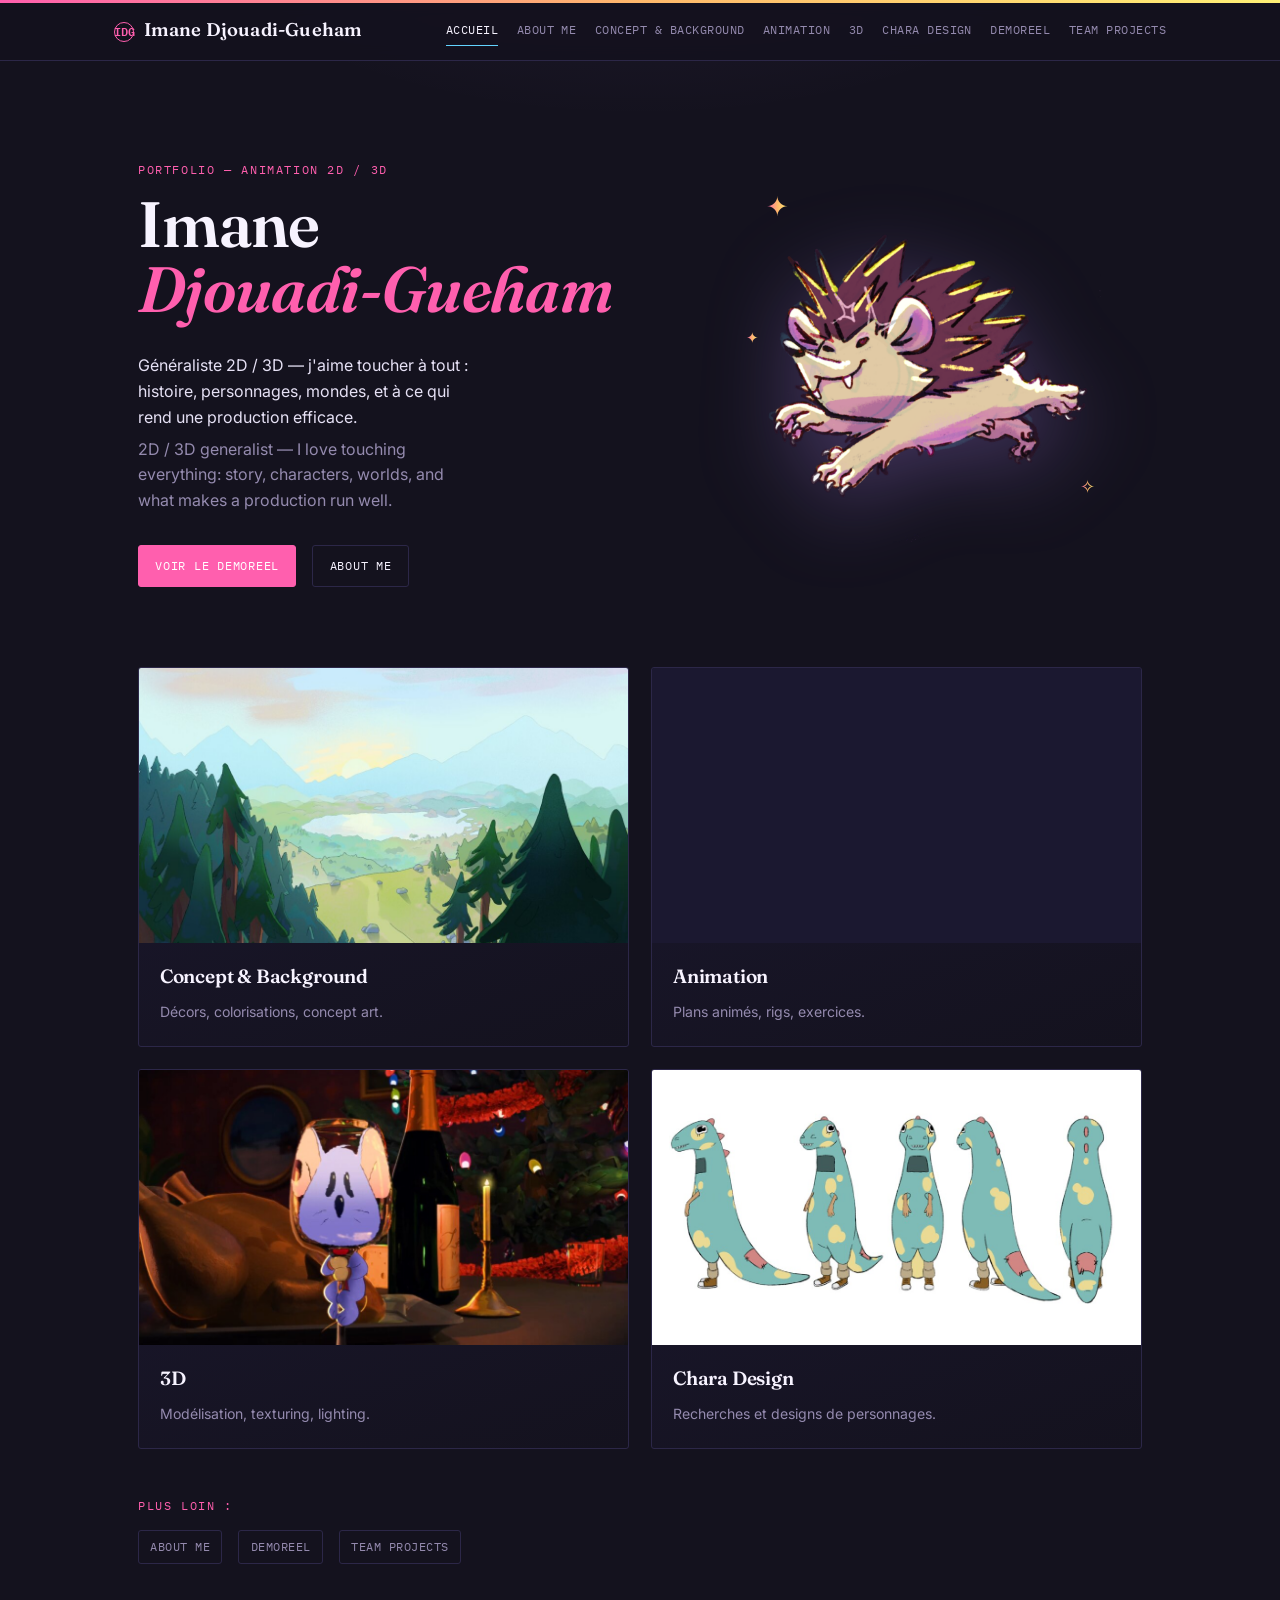
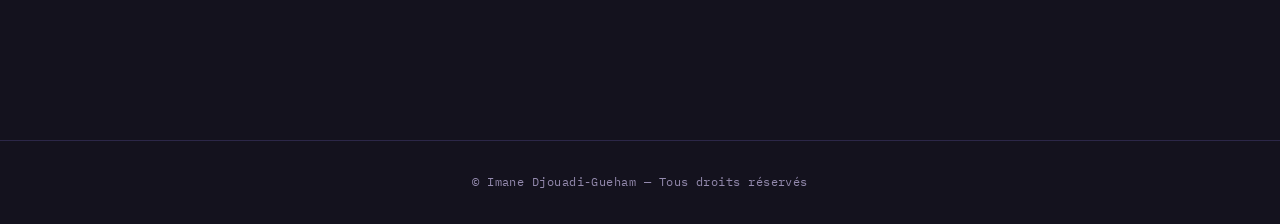
<file: index.html>
<!DOCTYPE html>

<html lang="fr">
<head>
<meta charset="utf-8"/>
<meta content="width=device-width, initial-scale=1" name="viewport"/>
<title>Imane DJOUADI-GUEHAM</title>
<meta content="Je suis passionnée par l'animation 2D comme 3D !" name="description"/>
<link href="images/stick_favicon.png" rel="icon"/>
<link href="style.css" rel="stylesheet"/>
</head>
<body>
<a class="skip-link" href="#main">Aller au contenu</a>
<header class="site-header">
<div class="header-inner">
<a class="logo" href="index.html"><span class="logo-mark">IDG</span> Imane Djouadi-Gueham</a>
<button aria-expanded="false" aria-label="Ouvrir le menu" class="nav-toggle">☰</button>
<nav class="main-nav"><a href="index.html">Accueil</a>
<a href="about-me.html">About Me</a>
<a href="concepts-illustrations.html">Concept &amp; Background</a>
<a href="animation.html">Animation</a>
<a href="3d.html">3D</a>
<a href="character-design.html">Chara Design</a>
<a href="demoreel.html">Demoreel</a>
<a href="team-projects.html">Team Projects</a></nav>
</div>
</header>
<main id="main">
<section class="hero">
<div>
<p class="eyebrow">Portfolio — Animation 2D / 3D</p>
<h1>Imane<br/><em>Djouadi-Gueham</em></h1>
<p class="hero-tagline">
<span class="fr">Généraliste 2D / 3D — j'aime toucher à tout : histoire, personnages, mondes, et à ce qui rend une production efficace.</span>
<span class="en">2D / 3D generalist — I love touching everything: story, characters, worlds, and what makes a production run well.</span>
</p>
<div class="hero-cta">
<a class="btn btn-solid" href="demoreel.html">Voir le Demoreel</a>
<a class="btn btn-ghost" href="about-me.html">About Me</a>
</div>
</div>
<figure class="hero-visual">
<span aria-hidden="true" class="deco-star star-1">✦</span>
<span aria-hidden="true" class="deco-star star-2">✧</span>
<span aria-hidden="true" class="deco-star star-3">✦</span>
<img alt="Illustration de présentation — créature cartoon" src="images/hero-portrait.png"/>
</figure>
</section>
<section aria-label="Sections illustrées du portfolio" class="feature-grid">
<a class="feature-card" href="concepts-illustrations.html">
<div class="feature-thumb"><img alt="Aperçu de la section Concept &amp; Background" loading="lazy" src="images/minia-concept.jpg"/></div>
<div class="feature-info">

<h3>Concept &amp; Background</h3>
<p>Décors, colorisations, concept art.</p>
</div>
</a>
<a class="feature-card" href="animation.html">
<div class="feature-thumb"><video aria-label="Aperçu de la section Animation" autoplay="" loop="" muted="" playsinline="" src="images/minia-animation.mp4"></video></div>
<div class="feature-info">

<h3>Animation</h3>
<p>Plans animés, rigs, exercices.</p>
</div>
</a>
<a class="feature-card" href="3d.html">
<div class="feature-thumb"><img alt="Aperçu de la section 3D" loading="lazy" src="images/minia-3d.jpg"/></div>
<div class="feature-info">

<h3>3D</h3>
<p>Modélisation, texturing, lighting.</p>
</div>
</a>
<a class="feature-card" href="character-design.html">
<div class="feature-thumb feature-thumb-light"><img alt="Aperçu de la section Chara Design" loading="lazy" src="images/minia-chara.jpg"/></div>
<div class="feature-info">

<h3>Chara Design</h3>
<p>Recherches et designs de personnages.</p>
</div>
</a>
</section>
<section aria-label="Autres pages" class="quick-links">
<span class="eyebrow">Plus loin :</span>
<div class="discover-links">
<a href="about-me.html">About Me</a>
<a href="demoreel.html">Demoreel</a>
<a href="team-projects.html">Team Projects</a>
</div>
</section>
</main>
<footer class="site-footer">© Imane Djouadi-Gueham — Tous droits réservés</footer>
<script src="script.js"></script>
</body>
</html>
</file>
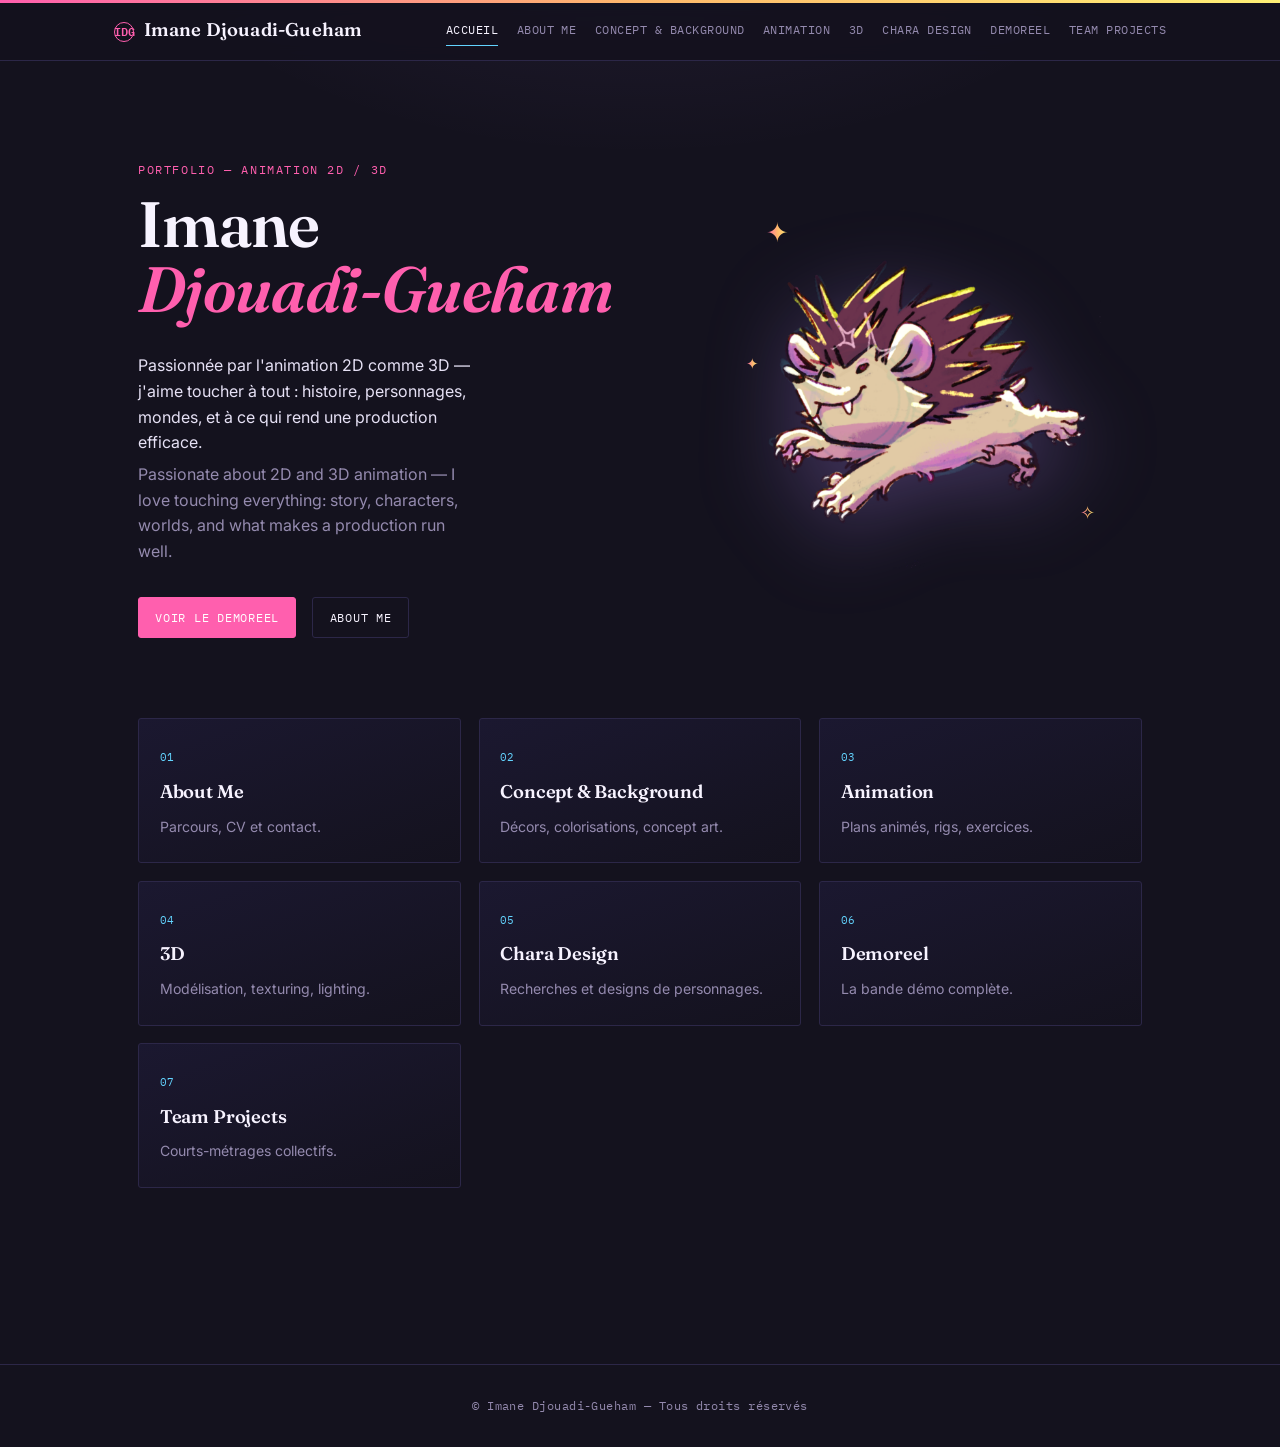
<file: portfolio/index.html>
<!DOCTYPE html>

<html lang="fr">
<head>
<meta charset="utf-8"/>
<meta content="width=device-width, initial-scale=1" name="viewport"/>
<title>Imane DJOUADI-GUEHAM</title>
<meta content="Je suis passionnée par l'animation 2D comme 3D !" name="description"/>
<link href="images/stick_favicon.png" rel="icon"/>
<link href="style.css" rel="stylesheet"/>
</head>
<body>
<a class="skip-link" href="#main">Aller au contenu</a>
<header class="site-header">
<div class="header-inner">
<a class="logo" href="index.html"><span class="logo-mark">IDG</span> Imane Djouadi-Gueham</a>
<button aria-expanded="false" aria-label="Ouvrir le menu" class="nav-toggle">☰</button>
<nav class="main-nav"><a href="index.html">Accueil</a>
<a href="about-me.html">About Me</a>
<a href="concepts-illustrations.html">Concept &amp; Background</a>
<a href="animation.html">Animation</a>
<a href="3d.html">3D</a>
<a href="character-design.html">Chara Design</a>
<a href="demoreel.html">Demoreel</a>
<a href="team-projects.html">Team Projects</a></nav>
</div>
</header>
<main id="main">
<section class="hero">
<div>
<p class="eyebrow">Portfolio — Animation 2D / 3D</p>
<h1>Imane<br/><em>Djouadi-Gueham</em></h1>
<p class="hero-tagline">
<span class="fr">Passionnée par l'animation 2D comme 3D — j'aime toucher à tout : histoire, personnages, mondes, et à ce qui rend une production efficace.</span>
<span class="en">Passionate about 2D and 3D animation — I love touching everything: story, characters, worlds, and what makes a production run well.</span>
</p>
<div class="hero-cta">
<a class="btn btn-solid" href="demoreel.html">Voir le Demoreel</a>
<a class="btn btn-ghost" href="about-me.html">About Me</a>
</div>
</div>
<figure class="hero-visual">
<span aria-hidden="true" class="deco-star star-1">✦</span>
<span aria-hidden="true" class="deco-star star-2">✧</span>
<span aria-hidden="true" class="deco-star star-3">✦</span>
<img alt="Illustration de présentation — créature cartoon" src="images/hero-portrait.png"/>
</figure>
</section>
<section aria-label="Sections du portfolio" class="section-grid">
<a class="section-card" href="about-me.html">
<span class="num">01</span>
<h3>About Me</h3>
<p>Parcours, CV et contact.</p>
</a><a class="section-card" href="concepts-illustrations.html">
<span class="num">02</span>
<h3>Concept &amp; Background</h3>
<p>Décors, colorisations, concept art.</p>
</a><a class="section-card" href="animation.html">
<span class="num">03</span>
<h3>Animation</h3>
<p>Plans animés, rigs, exercices.</p>
</a><a class="section-card" href="3d.html">
<span class="num">04</span>
<h3>3D</h3>
<p>Modélisation, texturing, lighting.</p>
</a><a class="section-card" href="character-design.html">
<span class="num">05</span>
<h3>Chara Design</h3>
<p>Recherches et designs de personnages.</p>
</a><a class="section-card" href="demoreel.html">
<span class="num">06</span>
<h3>Demoreel</h3>
<p>La bande démo complète.</p>
</a><a class="section-card" href="team-projects.html" style="grid-column: span 1;">
<span class="num">07</span>
<h3>Team Projects</h3>
<p>Courts-métrages collectifs.</p>
</a></section>
</main>
<footer class="site-footer">© Imane Djouadi-Gueham — Tous droits réservés</footer>
<script src="script.js"></script>
</body>
</html>
</file>
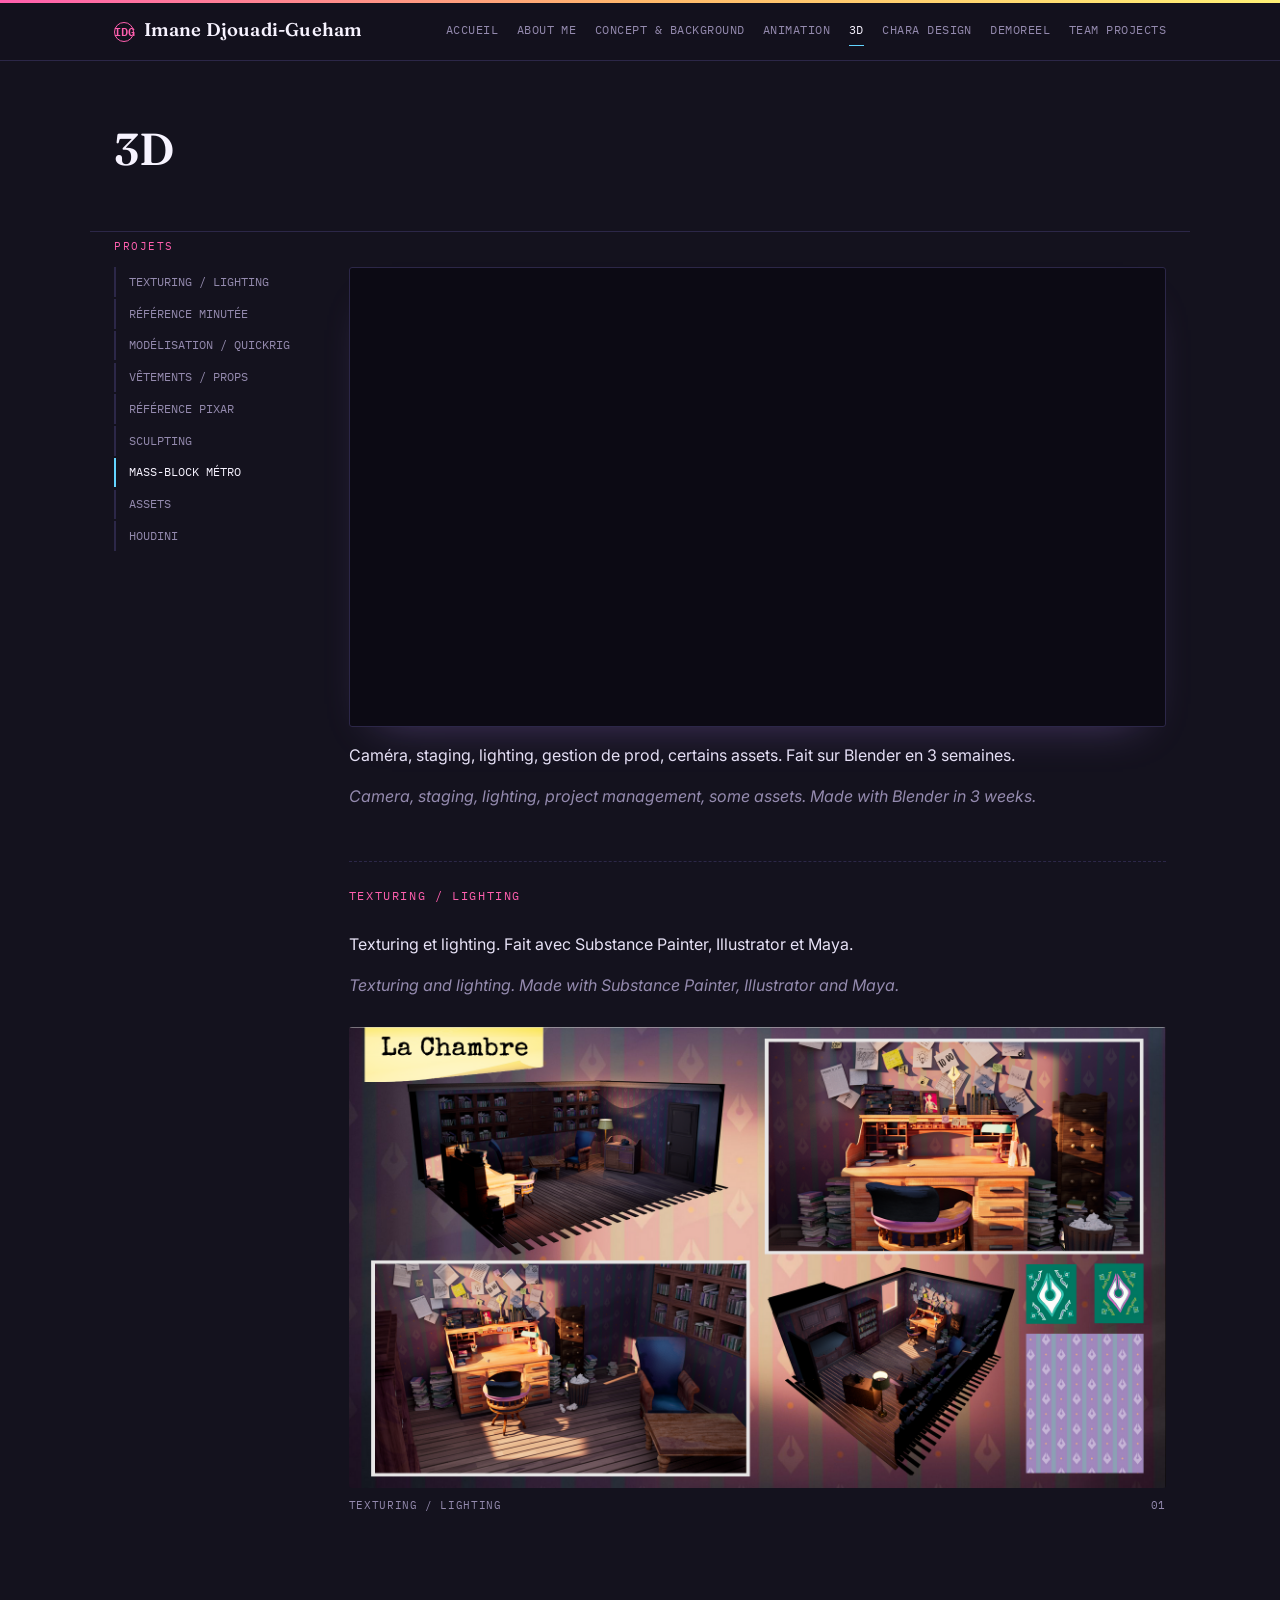
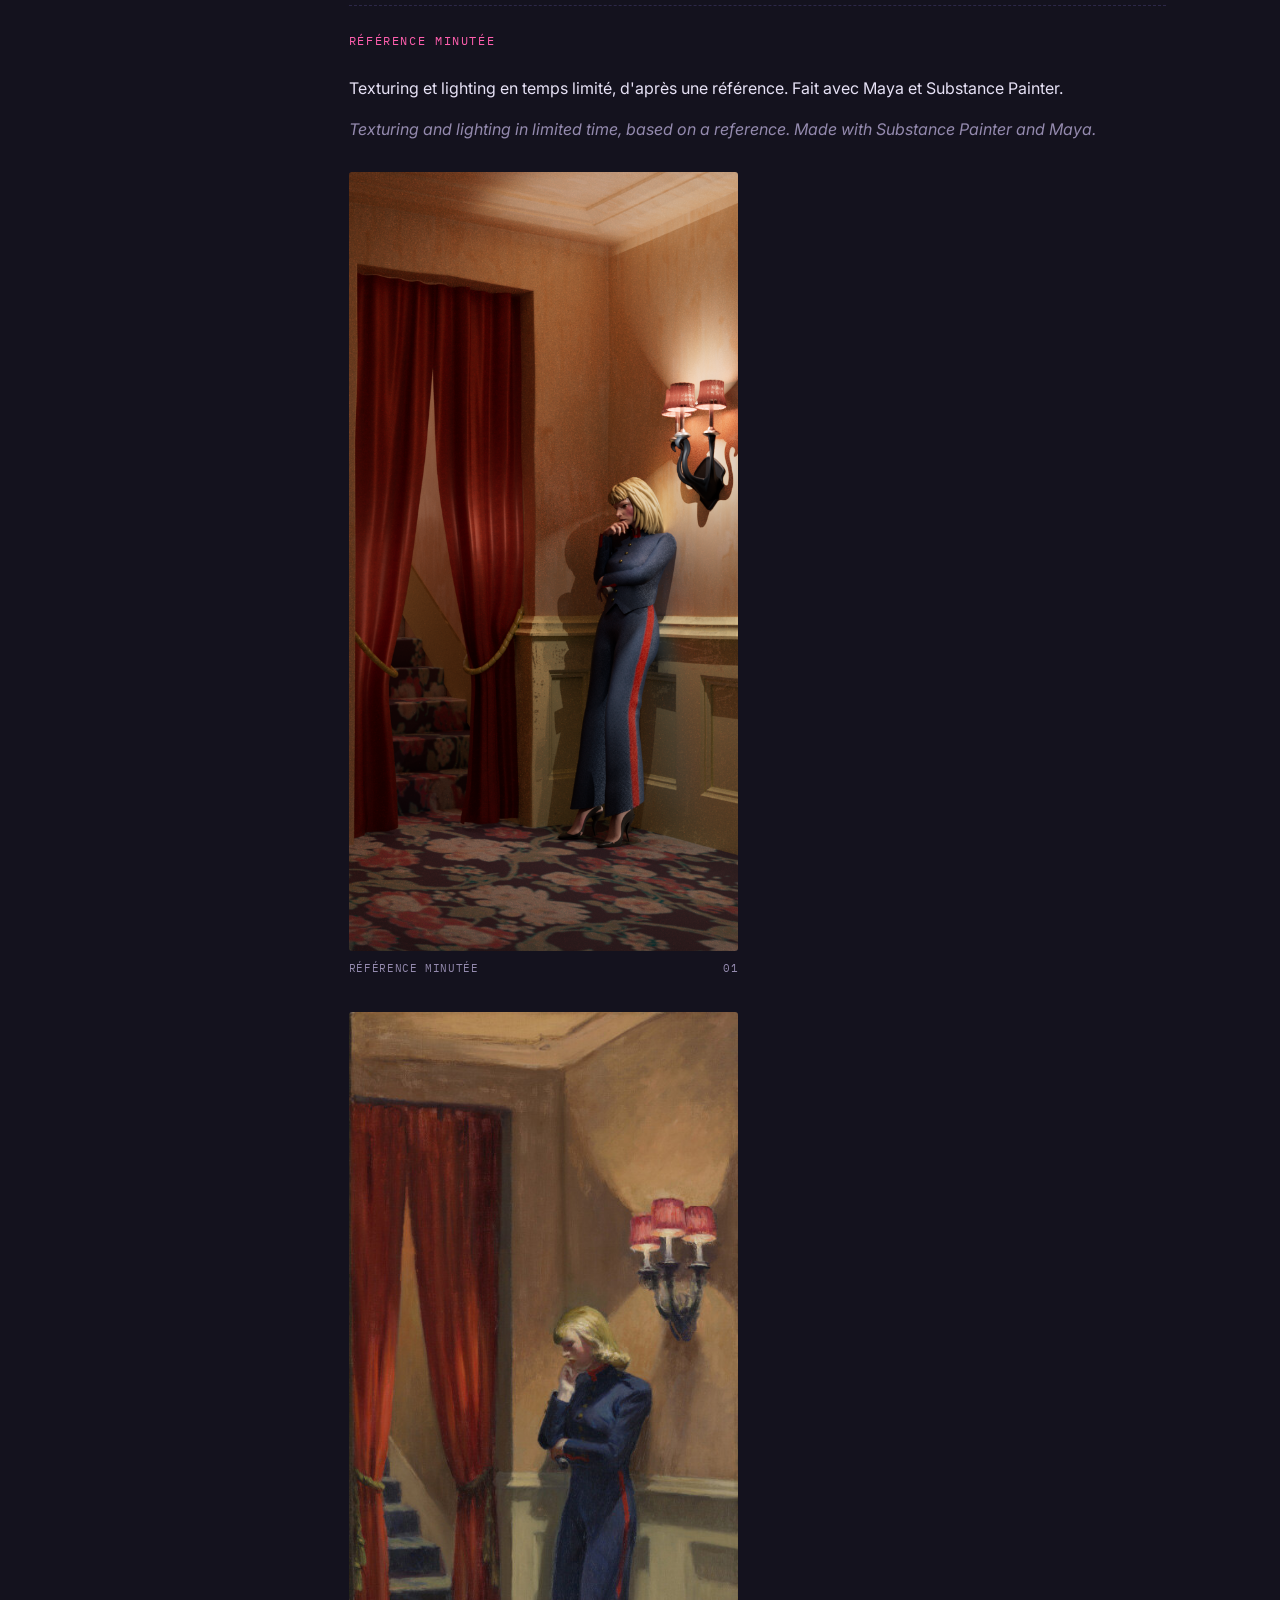
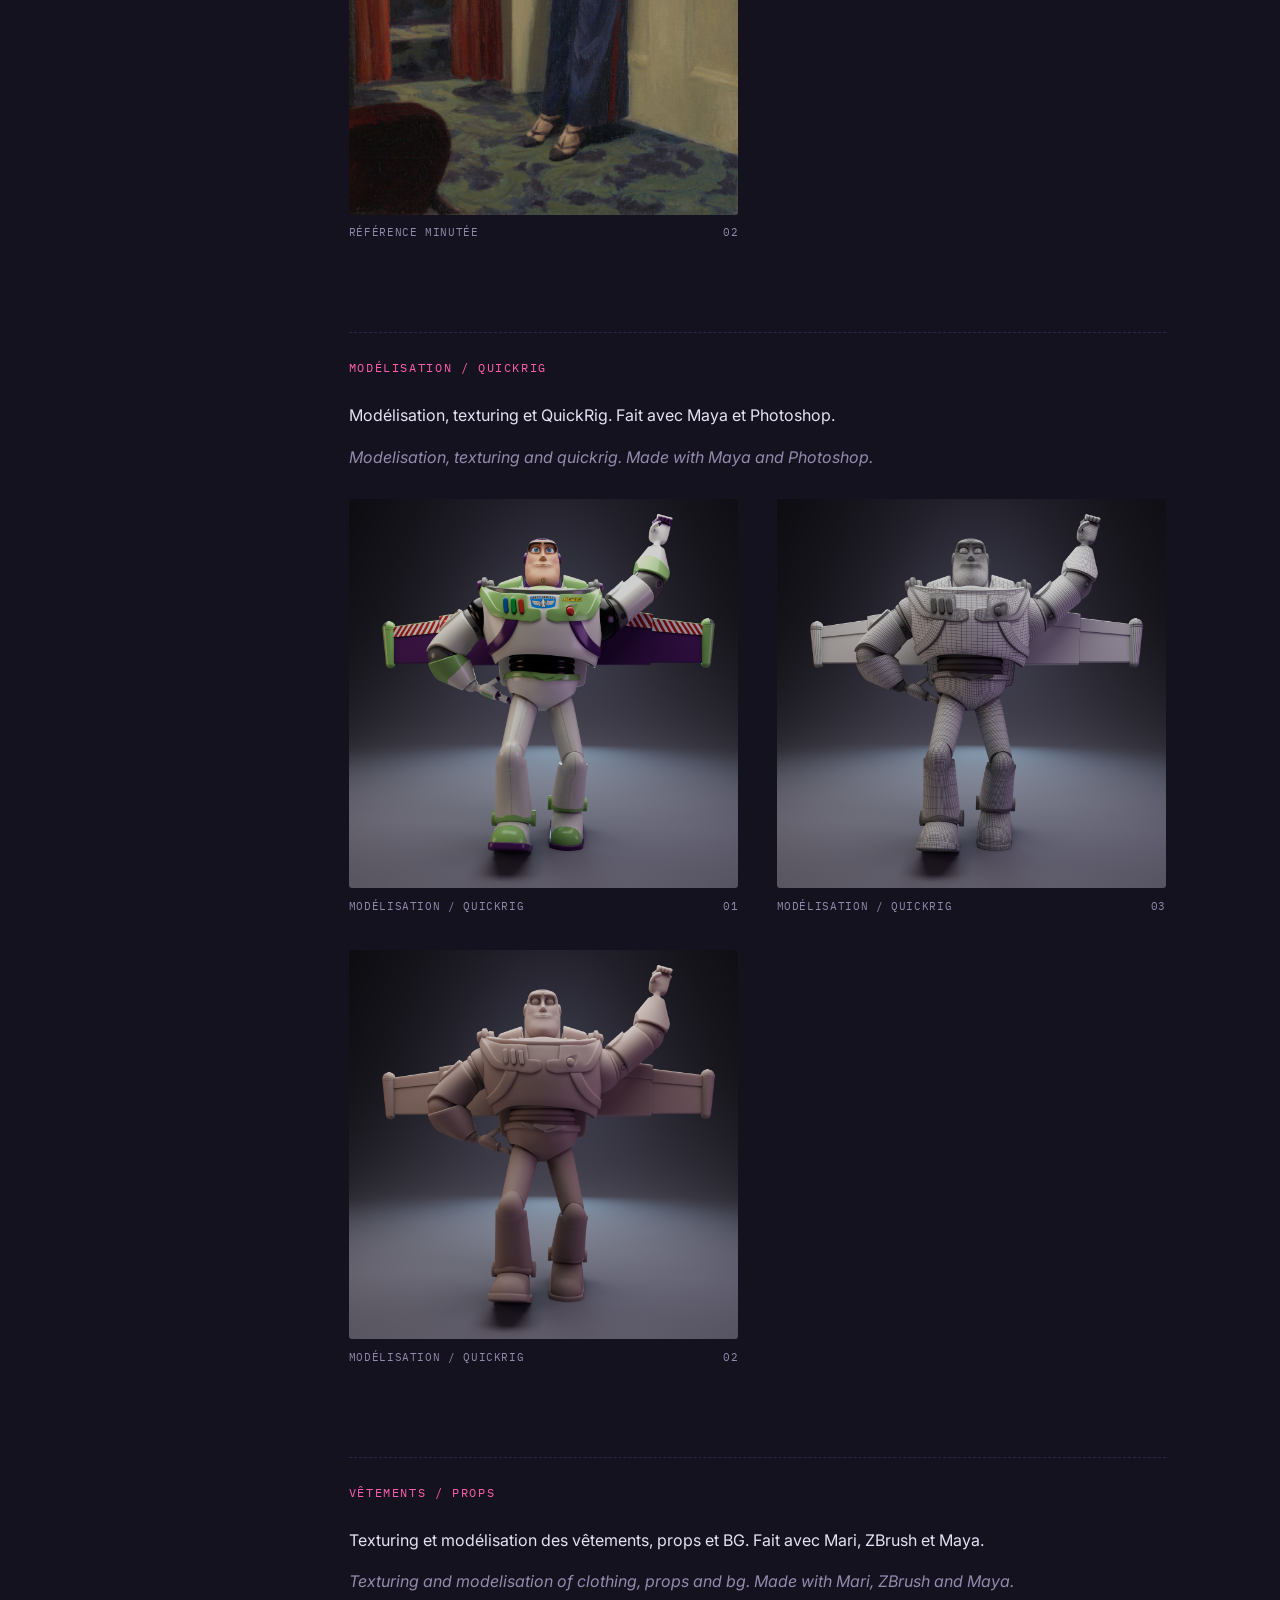
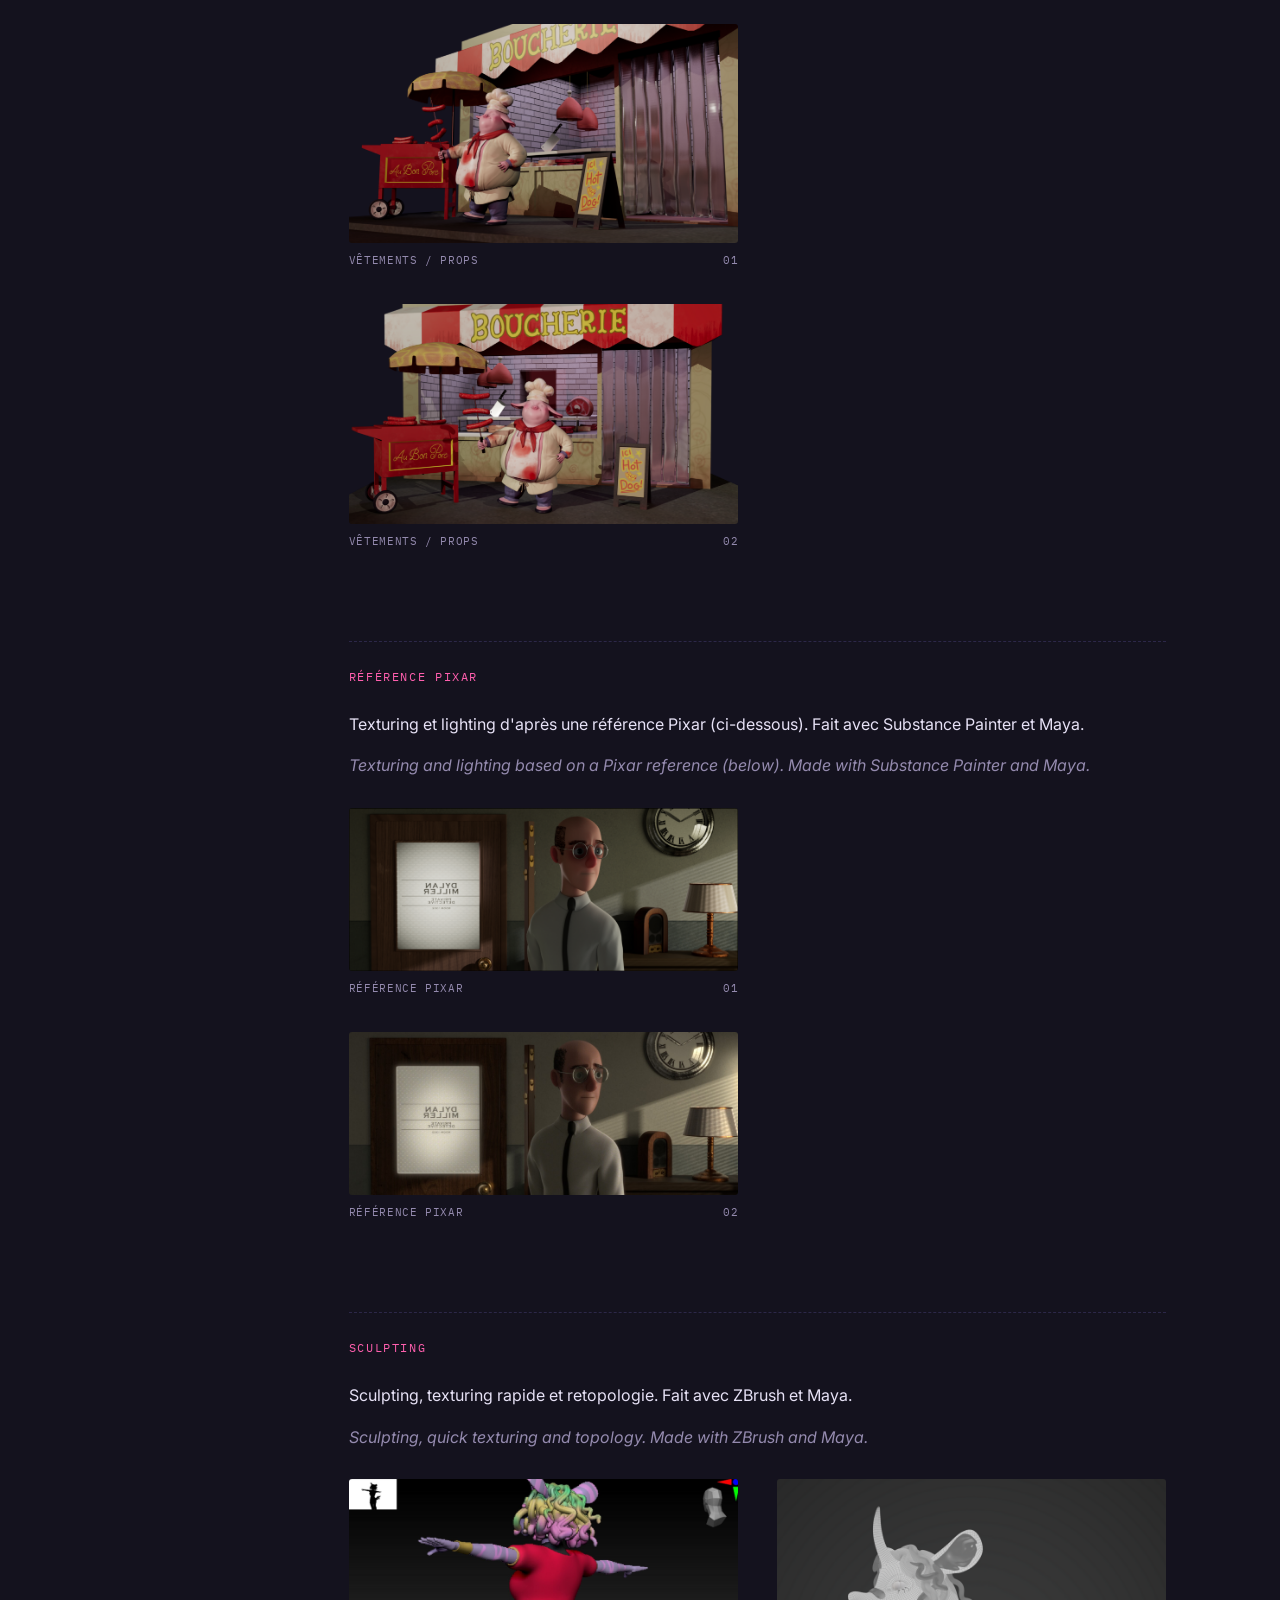
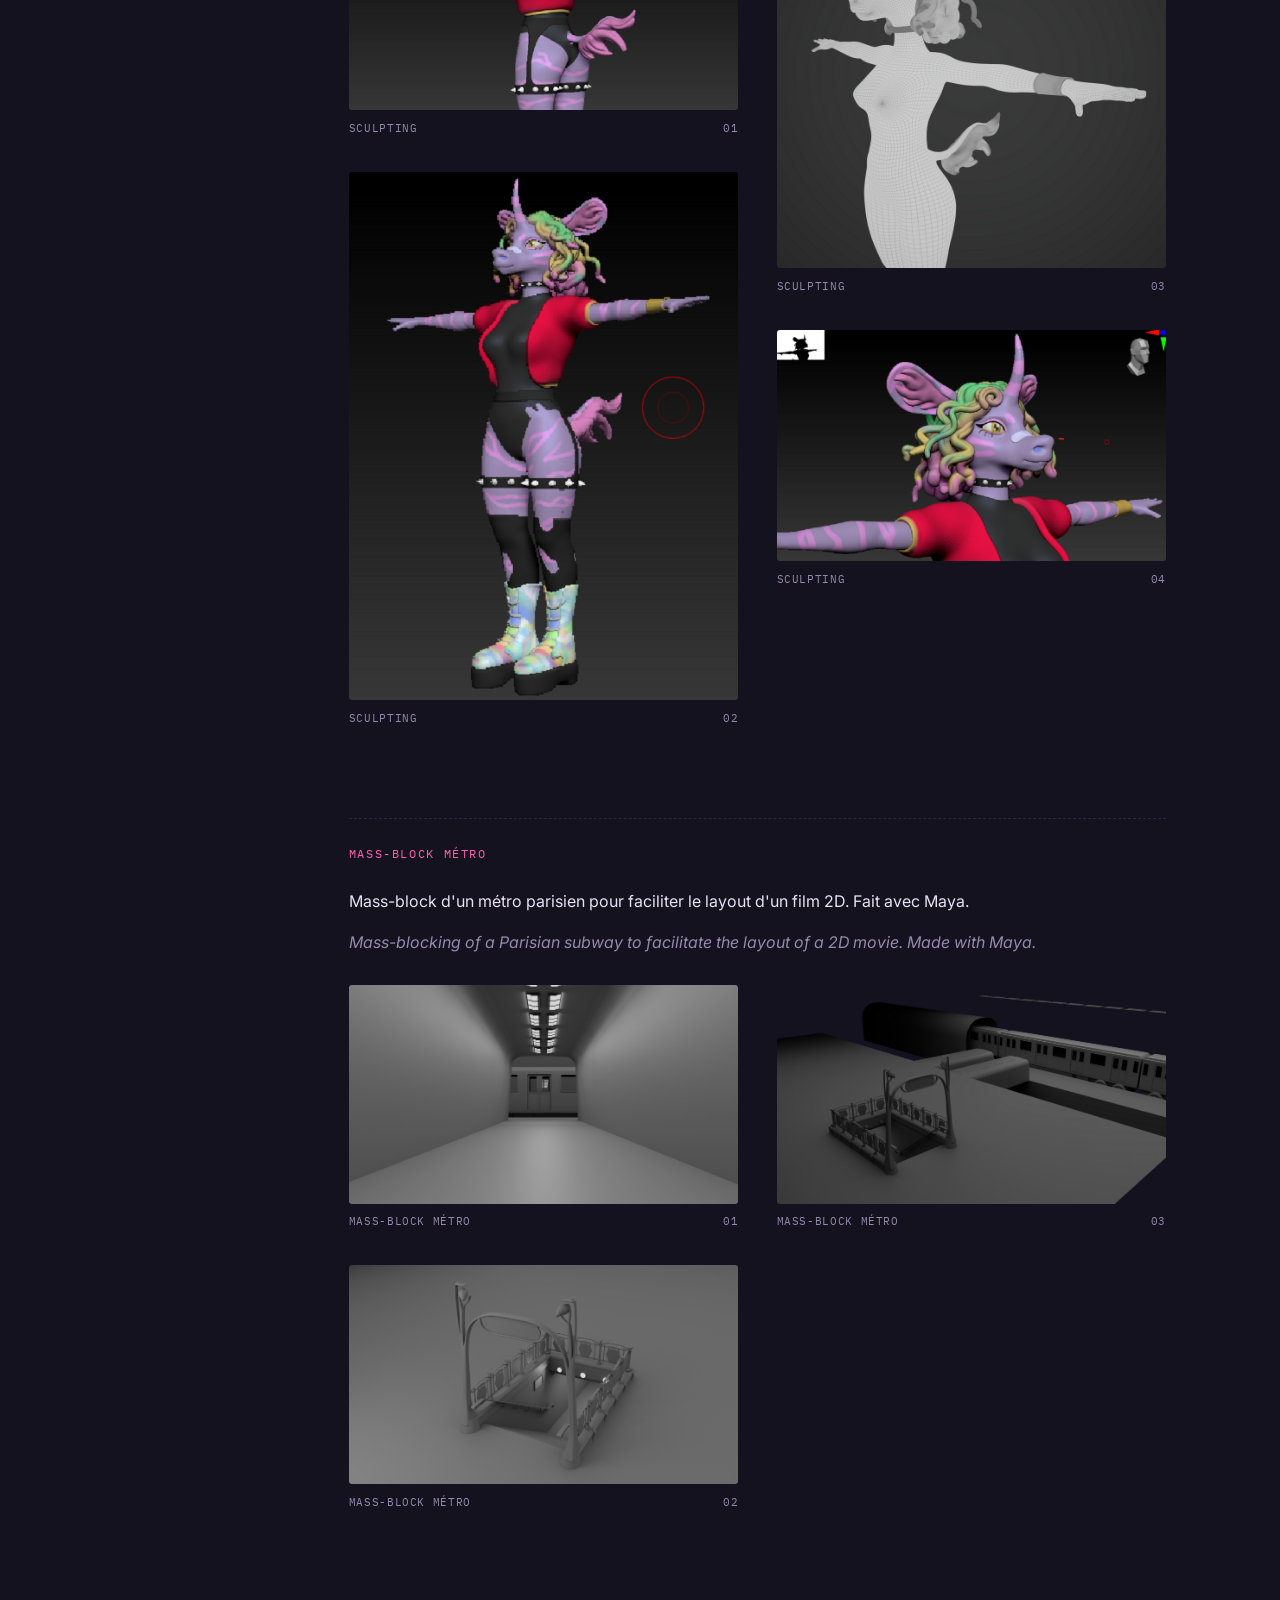
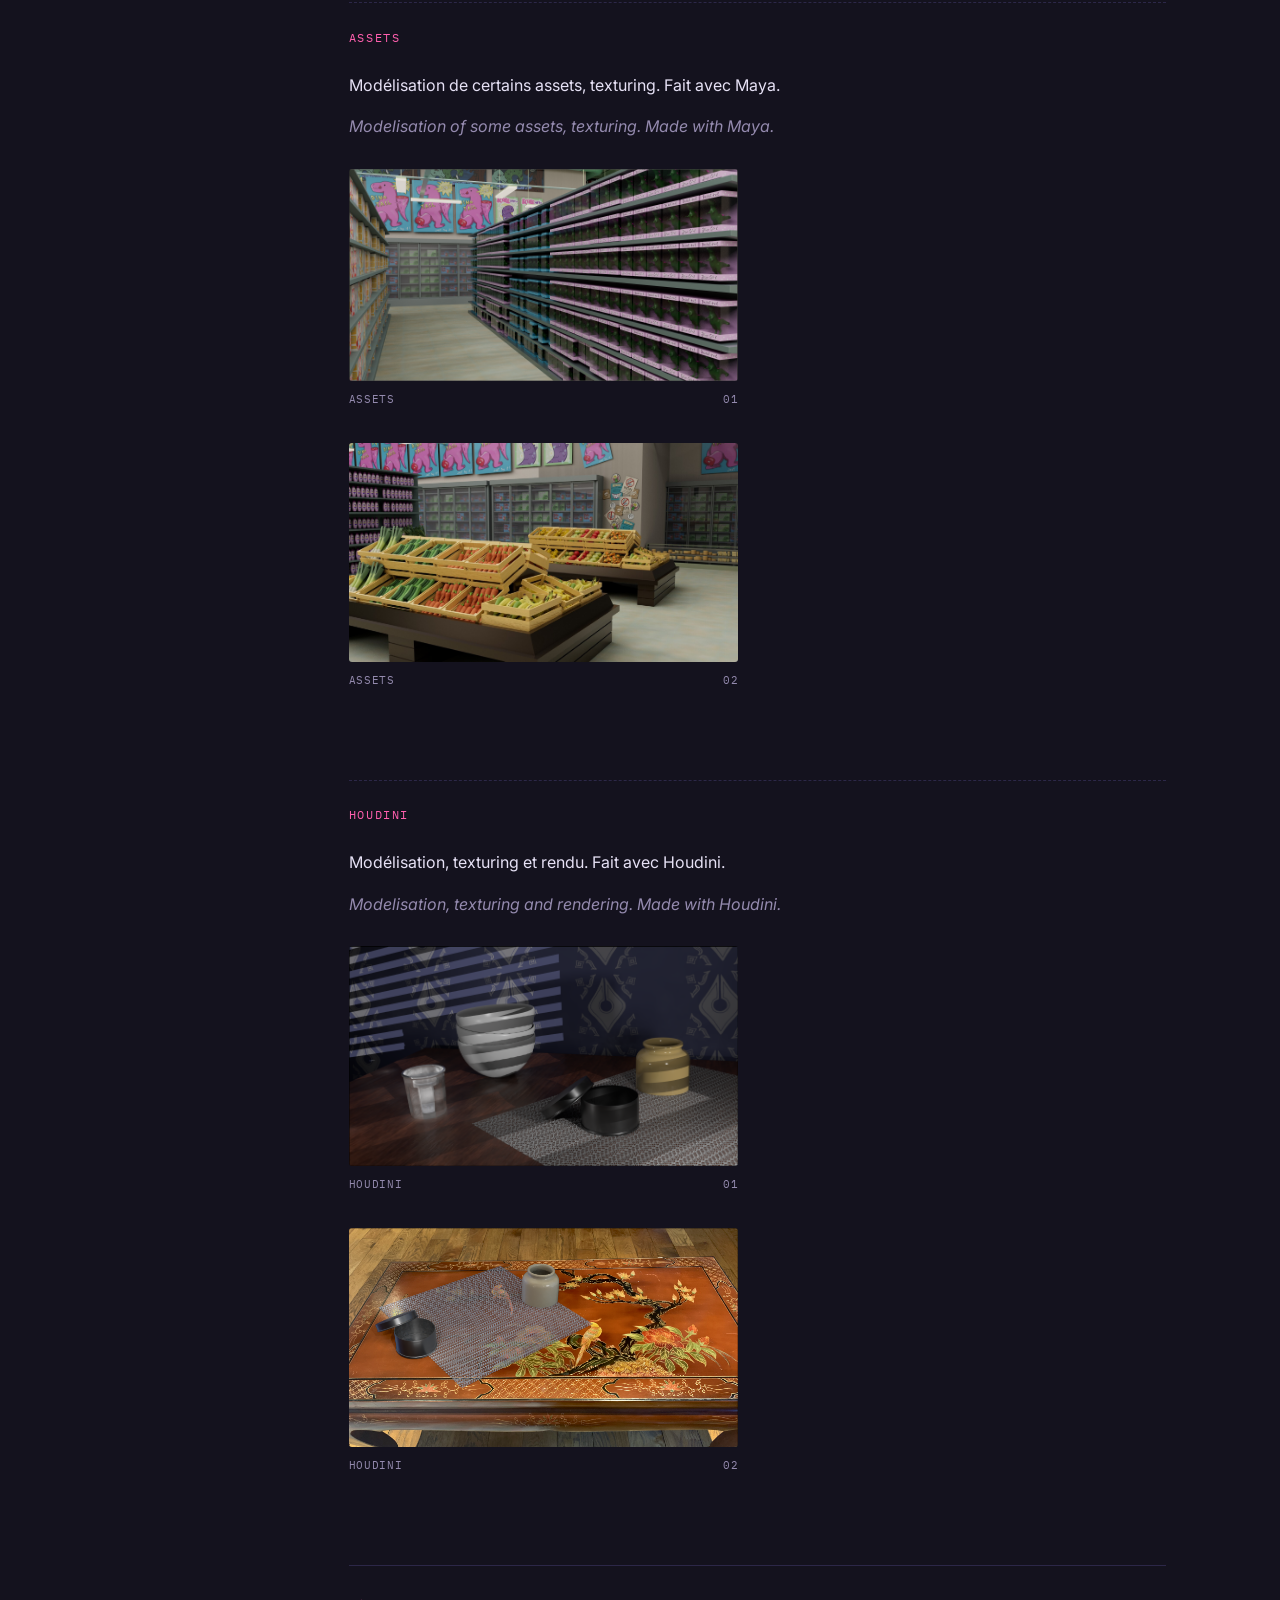
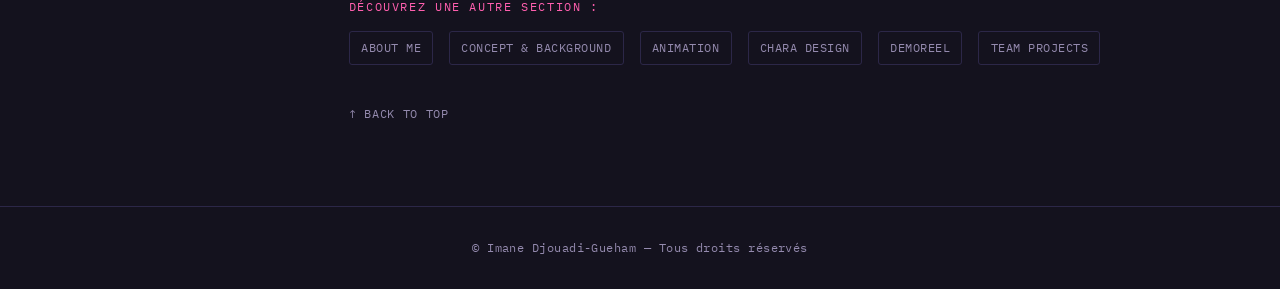
<file: 3d.html>
<!DOCTYPE html>

<html lang="fr">
<head>
<meta charset="utf-8"/>
<meta content="width=device-width, initial-scale=1" name="viewport"/>
<title>Imane DJOUADI-GUEHAM — 3D</title>
<meta content="Je suis passionnée par l'animation 2D comme 3D !" name="description"/>
<link href="images/stick_favicon.png" rel="icon"/>
<link href="style.css" rel="stylesheet"/>
</head>
<body>
<a class="skip-link" href="#main">Aller au contenu</a>
<header class="site-header">
<div class="header-inner">
<a class="logo" href="index.html"><span class="logo-mark">IDG</span> Imane Djouadi-Gueham</a>
<button aria-expanded="false" aria-label="Ouvrir le menu" class="nav-toggle">☰</button>
<nav class="main-nav"><a href="index.html">Accueil</a>
<a href="about-me.html">About Me</a>
<a href="concepts-illustrations.html">Concept &amp; Background</a>
<a href="animation.html">Animation</a>
<a href="3d.html">3D</a>
<a href="character-design.html">Chara Design</a>
<a href="demoreel.html">Demoreel</a>
<a href="team-projects.html">Team Projects</a></nav>
</div>
</header>
<div class="page-head"><h1>3D</h1></div>
<main class="main-with-sidenav" id="main"><div class="page-with-sidenav"><nav aria-label="Projets de cette section" class="side-nav"><span class="side-nav-title">Projets</span><a href="#texturing-lighting">TEXTURING / LIGHTING</a><a href="#reference-minutee">RÉFÉRENCE MINUTÉE</a><a href="#modelisation-quickrig">MODÉLISATION / QUICKRIG</a><a href="#vetements-props">VÊTEMENTS / PROPS</a><a href="#reference-pixar">RÉFÉRENCE PIXAR</a><a href="#sculpting">SCULPTING</a><a href="#mass-block-metro">MASS-BLOCK MÉTRO</a><a href="#assets">ASSETS</a><a href="#houdini">HOUDINI</a></nav><div class="page-content">
<div class="video-block">
<div class="video-frame">
<iframe allow="autoplay; fullscreen" allowfullscreen="" loading="lazy" src="https://www-ccv.adobe.io/v1/player/ccv/9kMMMXejtDd/embed?bgcolor=%23191919&amp;lazyLoading=true&amp;api_key=BehancePro2View" title="Christmas Mouse — projet 3D"></iframe>
</div>
<div class="bilingual video-caption">
<p class="fr">Caméra, staging, lighting, gestion de prod, certains assets. Fait sur Blender en 3 semaines.</p>
<p class="en">Camera, staging, lighting, project management, some assets. Made with Blender in 3 weeks.</p>
</div>
</div>
<div class="group-head" id="texturing-lighting"><span class="eyebrow">TEXTURING / LIGHTING</span><div class="bilingual"><p class="fr">Texturing et lighting. Fait avec Substance Painter, Illustrator et Maya.</p><p class="en">Texturing and lighting. Made with Substance Painter, Illustrator and Maya.</p></div></div><div class="reel"><figure class="gallery-item gallery-wide"><button aria-label="Agrandir : Texturing et lighting — Substance Painter, Illustrator, Maya" class="gallery-trigger" type="button"><img alt="Texturing et lighting — Substance Painter, Illustrator, Maya" class="gallery-img" loading="lazy" src="images/3d-texturing-01.png"/></button><figcaption class="gallery-tab"><span>TEXTURING / LIGHTING</span><span>01</span></figcaption></figure></div><div class="group-head" id="reference-minutee"><span class="eyebrow">RÉFÉRENCE MINUTÉE</span><div class="bilingual"><p class="fr">Texturing et lighting en temps limité, d'après une référence. Fait avec Maya et Substance Painter.</p><p class="en">Texturing and lighting in limited time, based on a reference. Made with Substance Painter and Maya.</p></div></div><div class="reel"><figure class="gallery-item"><button aria-label="Agrandir : Référence minutée — 1" class="gallery-trigger" type="button"><img alt="Référence minutée — 1" class="gallery-img" loading="lazy" src="images/3d-timed-ref-01.png"/></button><figcaption class="gallery-tab"><span>RÉFÉRENCE MINUTÉE</span><span>01</span></figcaption></figure><figure class="gallery-item"><button aria-label="Agrandir : Référence minutée — 2" class="gallery-trigger" type="button"><img alt="Référence minutée — 2" class="gallery-img" loading="lazy" src="images/3d-timed-ref-02.png"/></button><figcaption class="gallery-tab"><span>RÉFÉRENCE MINUTÉE</span><span>02</span></figcaption></figure></div><div class="group-head" id="modelisation-quickrig"><span class="eyebrow">MODÉLISATION / QUICKRIG</span><div class="bilingual"><p class="fr">Modélisation, texturing et QuickRig. Fait avec Maya et Photoshop.</p><p class="en">Modelisation, texturing and quickrig. Made with Maya and Photoshop.</p></div></div><div class="reel"><figure class="gallery-item"><button aria-label="Agrandir : QuickRig — 1" class="gallery-trigger" type="button"><img alt="QuickRig — 1" class="gallery-img" loading="lazy" src="images/3d-quickrig-01.png"/></button><figcaption class="gallery-tab"><span>MODÉLISATION / QUICKRIG</span><span>01</span></figcaption></figure><figure class="gallery-item"><button aria-label="Agrandir : QuickRig — 2" class="gallery-trigger" type="button"><img alt="QuickRig — 2" class="gallery-img" loading="lazy" src="images/3d-quickrig-02.png"/></button><figcaption class="gallery-tab"><span>MODÉLISATION / QUICKRIG</span><span>02</span></figcaption></figure><figure class="gallery-item"><button aria-label="Agrandir : QuickRig — 3" class="gallery-trigger" type="button"><img alt="QuickRig — 3" class="gallery-img" loading="lazy" src="images/3d-quickrig-03.png"/></button><figcaption class="gallery-tab"><span>MODÉLISATION / QUICKRIG</span><span>03</span></figcaption></figure></div><div class="group-head" id="vetements-props"><span class="eyebrow">VÊTEMENTS / PROPS</span><div class="bilingual"><p class="fr">Texturing et modélisation des vêtements, props et BG. Fait avec Mari, ZBrush et Maya.</p><p class="en">Texturing and modelisation of clothing, props and bg. Made with Mari, ZBrush and Maya.</p></div></div><div class="reel"><figure class="gallery-item"><button aria-label="Agrandir : Vêtements / props — 1" class="gallery-trigger" type="button"><img alt="Vêtements / props — 1" class="gallery-img" loading="lazy" src="images/3d-clothing-01.png"/></button><figcaption class="gallery-tab"><span>VÊTEMENTS / PROPS</span><span>01</span></figcaption></figure><figure class="gallery-item"><button aria-label="Agrandir : Vêtements / props — 2" class="gallery-trigger" type="button"><img alt="Vêtements / props — 2" class="gallery-img" loading="lazy" src="images/3d-clothing-02.png"/></button><figcaption class="gallery-tab"><span>VÊTEMENTS / PROPS</span><span>02</span></figcaption></figure></div><div class="group-head" id="reference-pixar"><span class="eyebrow">RÉFÉRENCE PIXAR</span><div class="bilingual"><p class="fr">Texturing et lighting d'après une référence Pixar (ci-dessous). Fait avec Substance Painter et Maya.</p><p class="en">Texturing and lighting based on a Pixar reference (below). Made with Substance Painter and Maya.</p></div></div><div class="reel"><figure class="gallery-item"><button aria-label="Agrandir : Référence Pixar — 1" class="gallery-trigger" type="button"><img alt="Référence Pixar — 1" class="gallery-img" loading="lazy" src="images/3d-pixar-ref-01.PNG"/></button><figcaption class="gallery-tab"><span>RÉFÉRENCE PIXAR</span><span>01</span></figcaption></figure><figure class="gallery-item"><button aria-label="Agrandir : Référence Pixar originale (source)" class="gallery-trigger" type="button"><img alt="Référence Pixar originale (source)" class="gallery-img" loading="lazy" src="images/3d-pixar-ref-02.jpeg"/></button><figcaption class="gallery-tab"><span>RÉFÉRENCE PIXAR</span><span>02</span></figcaption></figure></div><div class="group-head" id="sculpting"><span class="eyebrow">SCULPTING</span><div class="bilingual"><p class="fr">Sculpting, texturing rapide et retopologie. Fait avec ZBrush et Maya.</p><p class="en">Sculpting, quick texturing and topology. Made with ZBrush and Maya.</p></div></div><div class="reel"><figure class="gallery-item"><button aria-label="Agrandir : Sculpting — 1" class="gallery-trigger" type="button"><img alt="Sculpting — 1" class="gallery-img" loading="lazy" src="images/3d-sculpt-01.jpeg"/></button><figcaption class="gallery-tab"><span>SCULPTING</span><span>01</span></figcaption></figure><figure class="gallery-item"><button aria-label="Agrandir : Sculpting — 2" class="gallery-trigger" type="button"><img alt="Sculpting — 2" class="gallery-img" loading="lazy" src="images/3d-sculpt-02.jpeg"/></button><figcaption class="gallery-tab"><span>SCULPTING</span><span>02</span></figcaption></figure><figure class="gallery-item"><button aria-label="Agrandir : Sculpting — 3" class="gallery-trigger" type="button"><img alt="Sculpting — 3" class="gallery-img" loading="lazy" src="images/3d-sculpt-03.png"/></button><figcaption class="gallery-tab"><span>SCULPTING</span><span>03</span></figcaption></figure><figure class="gallery-item"><button aria-label="Agrandir : Sculpting — 4" class="gallery-trigger" type="button"><img alt="Sculpting — 4" class="gallery-img" loading="lazy" src="images/3d-sculpt-04.jpeg"/></button><figcaption class="gallery-tab"><span>SCULPTING</span><span>04</span></figcaption></figure></div><div class="group-head" id="mass-block-metro"><span class="eyebrow">MASS-BLOCK MÉTRO</span><div class="bilingual"><p class="fr">Mass-block d'un métro parisien pour faciliter le layout d'un film 2D. Fait avec Maya.</p><p class="en">Mass-blocking of a Parisian subway to facilitate the layout of a 2D movie. Made with Maya.</p></div></div><div class="reel"><figure class="gallery-item"><button aria-label="Agrandir : Mass-block métro parisien — 1" class="gallery-trigger" type="button"><img alt="Mass-block métro parisien — 1" class="gallery-img" loading="lazy" src="images/3d-metro-01.png"/></button><figcaption class="gallery-tab"><span>MASS-BLOCK MÉTRO</span><span>01</span></figcaption></figure><figure class="gallery-item"><button aria-label="Agrandir : Mass-block métro parisien — 2" class="gallery-trigger" type="button"><img alt="Mass-block métro parisien — 2" class="gallery-img" loading="lazy" src="images/3d-metro-02.png"/></button><figcaption class="gallery-tab"><span>MASS-BLOCK MÉTRO</span><span>02</span></figcaption></figure><figure class="gallery-item"><button aria-label="Agrandir : Mass-block métro parisien — 3" class="gallery-trigger" type="button"><img alt="Mass-block métro parisien — 3" class="gallery-img" loading="lazy" src="images/3d-metro-03.png"/></button><figcaption class="gallery-tab"><span>MASS-BLOCK MÉTRO</span><span>03</span></figcaption></figure></div><div class="group-head" id="assets"><span class="eyebrow">ASSETS</span><div class="bilingual"><p class="fr">Modélisation de certains assets, texturing. Fait avec Maya.</p><p class="en">Modelisation of some assets, texturing. Made with Maya.</p></div></div><div class="reel"><figure class="gallery-item"><button aria-label="Agrandir : Modélisation d'assets, texturing" class="gallery-trigger" type="button"><img alt="Modélisation d'assets, texturing" class="gallery-img" loading="lazy" src="images/3d-assets-01.png"/></button><figcaption class="gallery-tab"><span>ASSETS</span><span>01</span></figcaption></figure><figure class="gallery-item"><button aria-label="Agrandir : Assets — 2" class="gallery-trigger" type="button"><img alt="Assets — 2" class="gallery-img" loading="lazy" src="images/3d-metro-04.jpg"/></button><figcaption class="gallery-tab"><span>ASSETS</span><span>02</span></figcaption></figure></div><div class="group-head" id="houdini"><span class="eyebrow">HOUDINI</span><div class="bilingual"><p class="fr">Modélisation, texturing et rendu. Fait avec Houdini.</p><p class="en">Modelisation, texturing and rendering. Made with Houdini.</p></div></div><div class="reel"><figure class="gallery-item"><button aria-label="Agrandir : Houdini — 1" class="gallery-trigger" type="button"><img alt="Houdini — 1" class="gallery-img" loading="lazy" src="images/3d-houdini-01.PNG"/></button><figcaption class="gallery-tab"><span>HOUDINI</span><span>01</span></figcaption></figure><figure class="gallery-item"><button aria-label="Agrandir : Houdini — 2" class="gallery-trigger" type="button"><img alt="Houdini — 2" class="gallery-img" loading="lazy" src="images/3d-houdini-03.PNG"/></button><figcaption class="gallery-tab"><span>HOUDINI</span><span>02</span></figcaption></figure></div>
<div class="discover">
<span class="eyebrow">Découvrez une autre section :</span>
<div class="discover-links"><a href="about-me.html">About Me</a><a href="concepts-illustrations.html">Concept &amp; Background</a><a href="animation.html">Animation</a><a href="character-design.html">Chara Design</a><a href="demoreel.html">Demoreel</a><a href="team-projects.html">Team Projects</a></div>
<a class="back-top" href="#">↑ Back to Top</a>
</div>
</div></div></main>
<footer class="site-footer">© Imane Djouadi-Gueham — Tous droits réservés</footer>
<script src="script.js"></script>
</body>
</html>
</file>
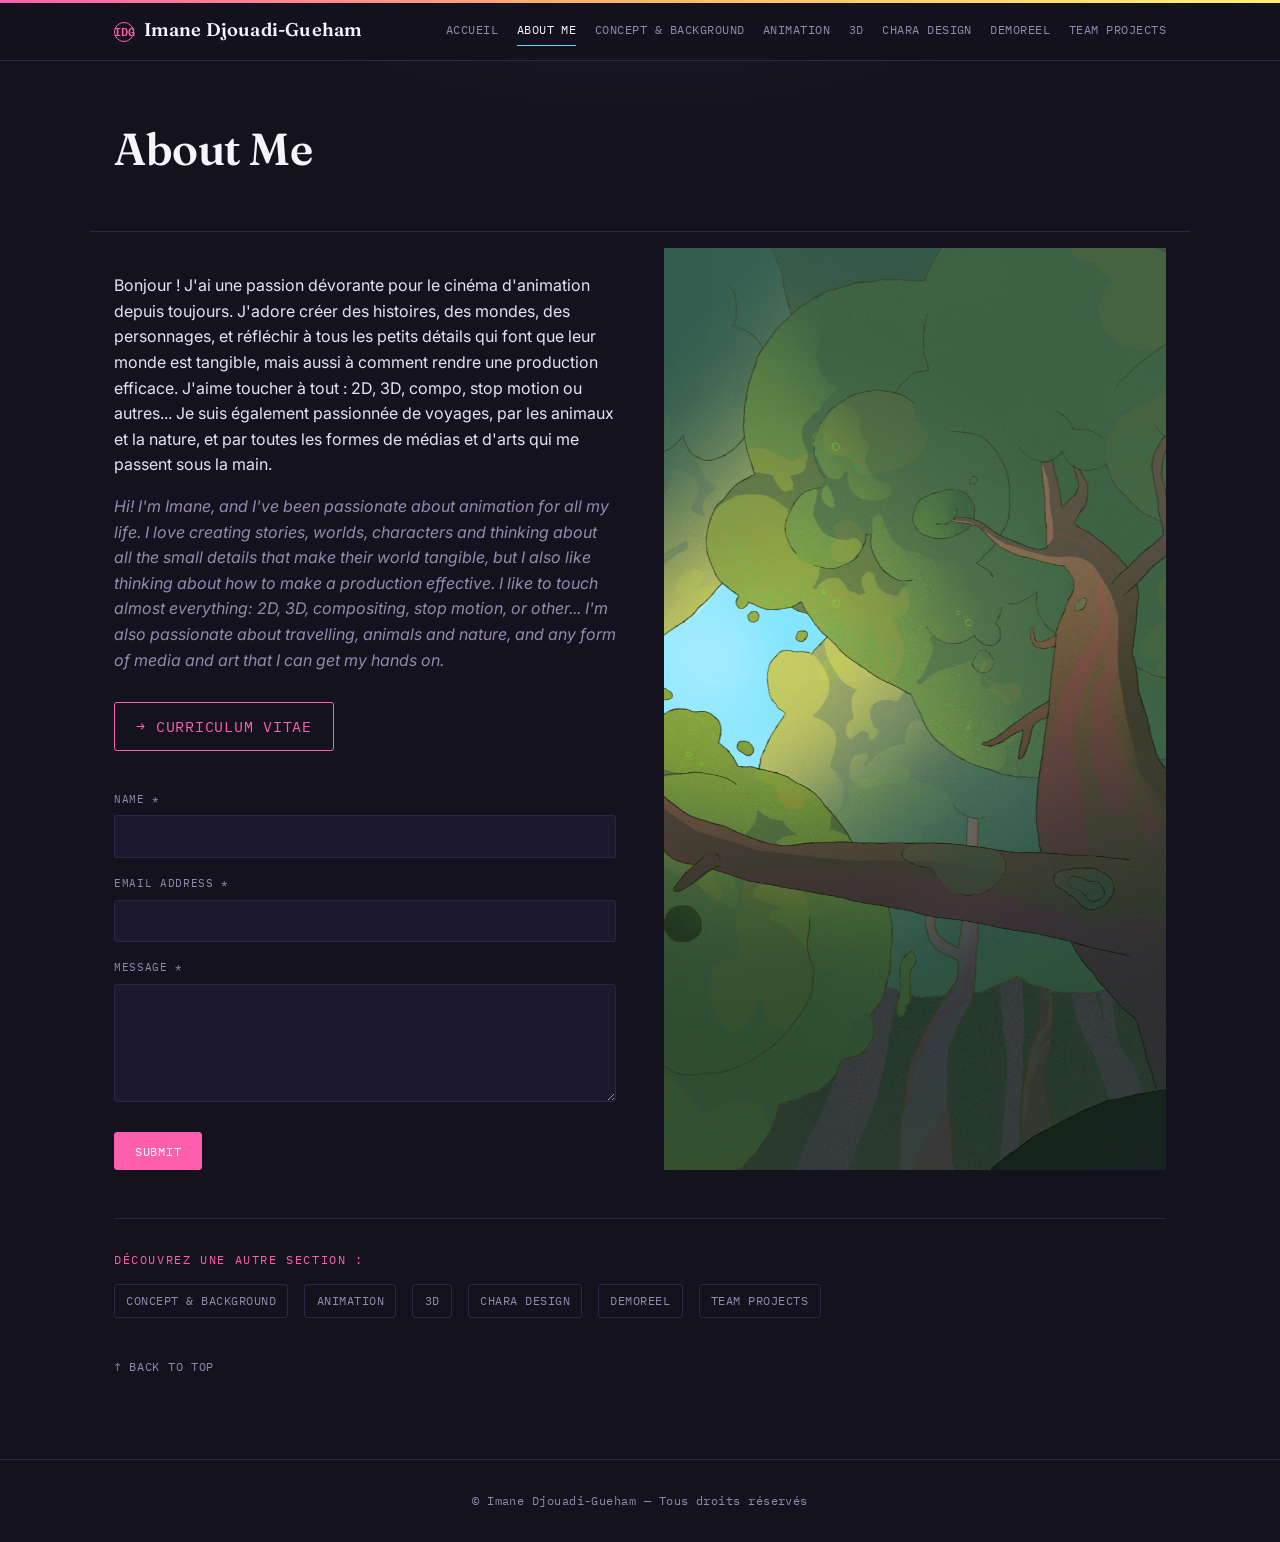
<file: about-me.html>
<!DOCTYPE html>

<html lang="fr">
<head>
<meta charset="utf-8"/>
<meta content="width=device-width, initial-scale=1" name="viewport"/>
<title>Imane DJOUADI-GUEHAM — About Me</title>
<meta content="Je suis passionnée par l'animation 2D comme 3D !" name="description"/>
<link href="images/stick_favicon.png" rel="icon"/>
<link href="style.css" rel="stylesheet"/>
</head>
<body>
<a class="skip-link" href="#main">Aller au contenu</a>
<header class="site-header">
<div class="header-inner">
<a class="logo" href="index.html"><span class="logo-mark">IDG</span> Imane Djouadi-Gueham</a>
<button aria-expanded="false" aria-label="Ouvrir le menu" class="nav-toggle">☰</button>
<nav class="main-nav"><a href="index.html">Accueil</a>
<a href="about-me.html">About Me</a>
<a href="concepts-illustrations.html">Concept &amp; Background</a>
<a href="animation.html">Animation</a>
<a href="3d.html">3D</a>
<a href="character-design.html">Chara Design</a>
<a href="demoreel.html">Demoreel</a>
<a href="team-projects.html">Team Projects</a></nav>
</div>
</header>
<div class="page-head"><h1>About Me</h1></div>
<main id="main">
<div class="about-layout">
<div>
<div class="bilingual">
<p class="fr">Bonjour ! J'ai une passion dévorante pour le cinéma d'animation depuis toujours. J'adore créer des histoires, des mondes, des personnages, et réfléchir à tous les petits détails qui font que leur monde est tangible, mais aussi à comment rendre une production efficace. J'aime toucher à tout : 2D, 3D, compo, stop motion ou autres... Je suis également passionnée de voyages, par les animaux et la nature, et par toutes les formes de médias et d'arts qui me passent sous la main.</p>
<p class="en">Hi! I'm Imane, and I've been passionate about animation for all my life. I love creating stories, worlds, characters and thinking about all the small details that make their world tangible, but I also like thinking about how to make a production effective. I like to touch almost everything: 2D, 3D, compositing, stop motion, or other... I'm also passionate about travelling, animals and nature, and any form of media and art that I can get my hands on.</p>
</div>
<p class="cv-line"><a href="https://drive.google.com/file/d/1xH4h8u6FGcMI7J0r5DmzBN7lxw7xKfGM/view?usp=sharing" rel="noopener" target="_blank">→ Curriculum Vitae</a></p>
<form action="#" class="contact-form" method="post">
<label for="name">Name *</label>
<input autocomplete="name" id="name" name="name" required="" type="text"/>
<label for="email">Email Address *</label>
<input autocomplete="email" id="email" name="email" required="" type="email"/>
<label for="message">Message *</label>
<textarea id="message" name="message" required="" rows="5"></textarea>
<button type="submit">Submit</button>
<p class="form-note" role="status">Thank you!</p>
</form>
</div>
<figure class="about-portrait">
<img alt="Illustration forêt — arbres et lumière" class="cel-img" src="images/about-portrait.png"/>
</figure>
</div>
<div class="discover">
<span class="eyebrow">Découvrez une autre section :</span>
<div class="discover-links"><a href="concepts-illustrations.html">Concept &amp; Background</a><a href="animation.html">Animation</a><a href="3d.html">3D</a><a href="character-design.html">Chara Design</a><a href="demoreel.html">Demoreel</a><a href="team-projects.html">Team Projects</a></div>
<a class="back-top" href="#">↑ Back to Top</a>
</div>
</main>
<footer class="site-footer">© Imane Djouadi-Gueham — Tous droits réservés</footer>
<script src="script.js"></script>
</body>
</html>
</file>
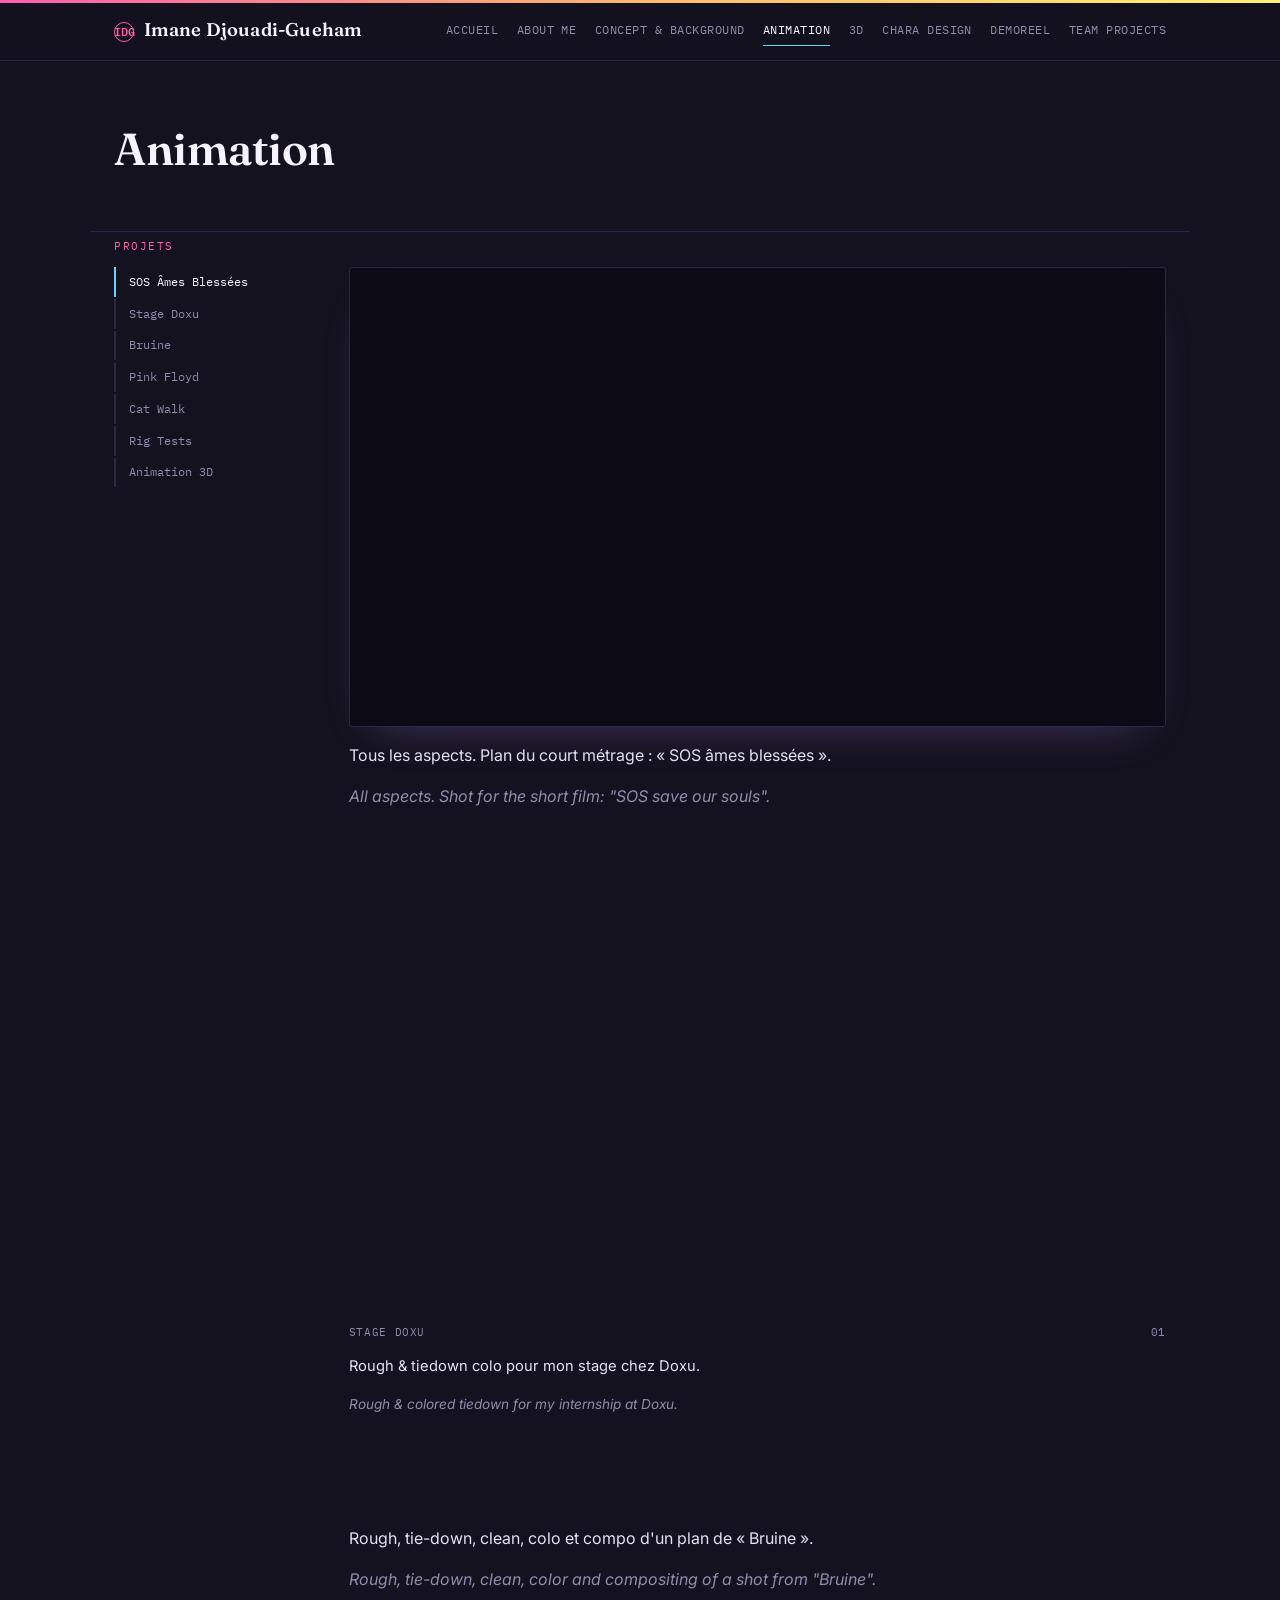
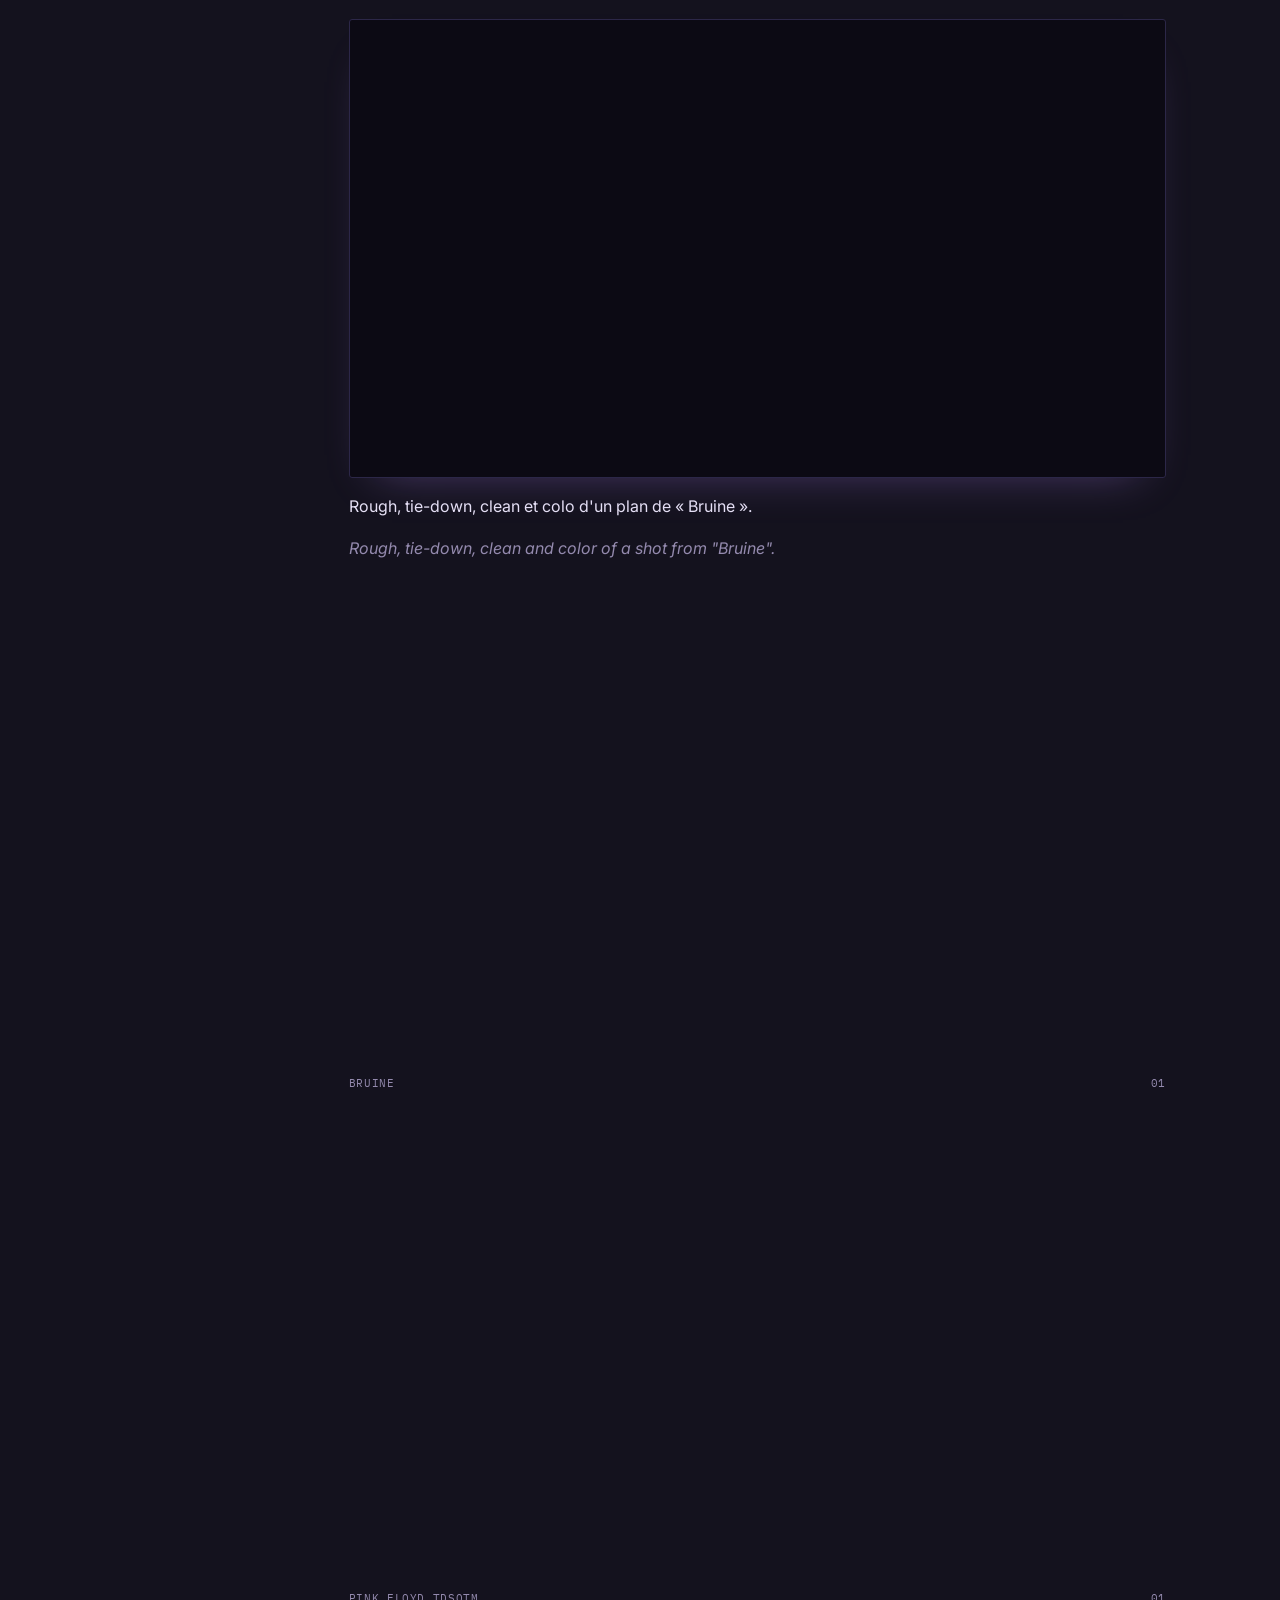
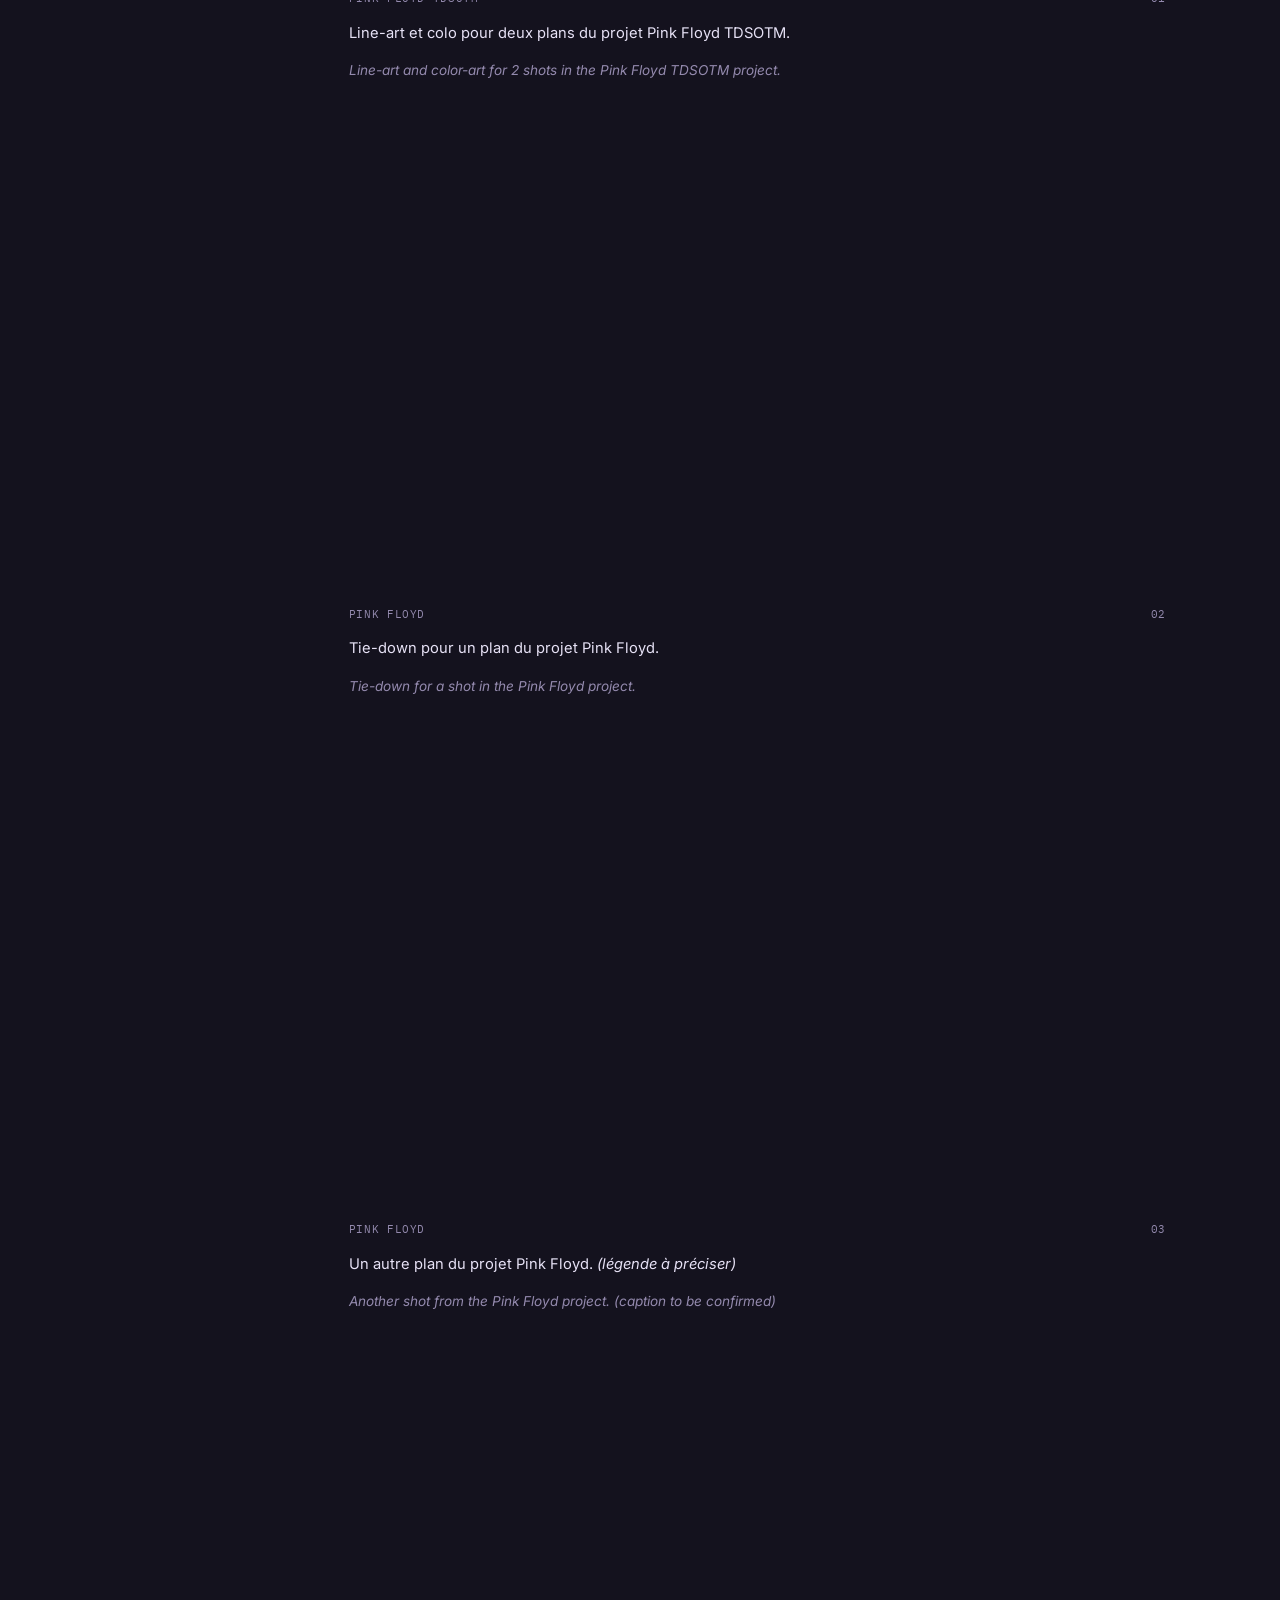
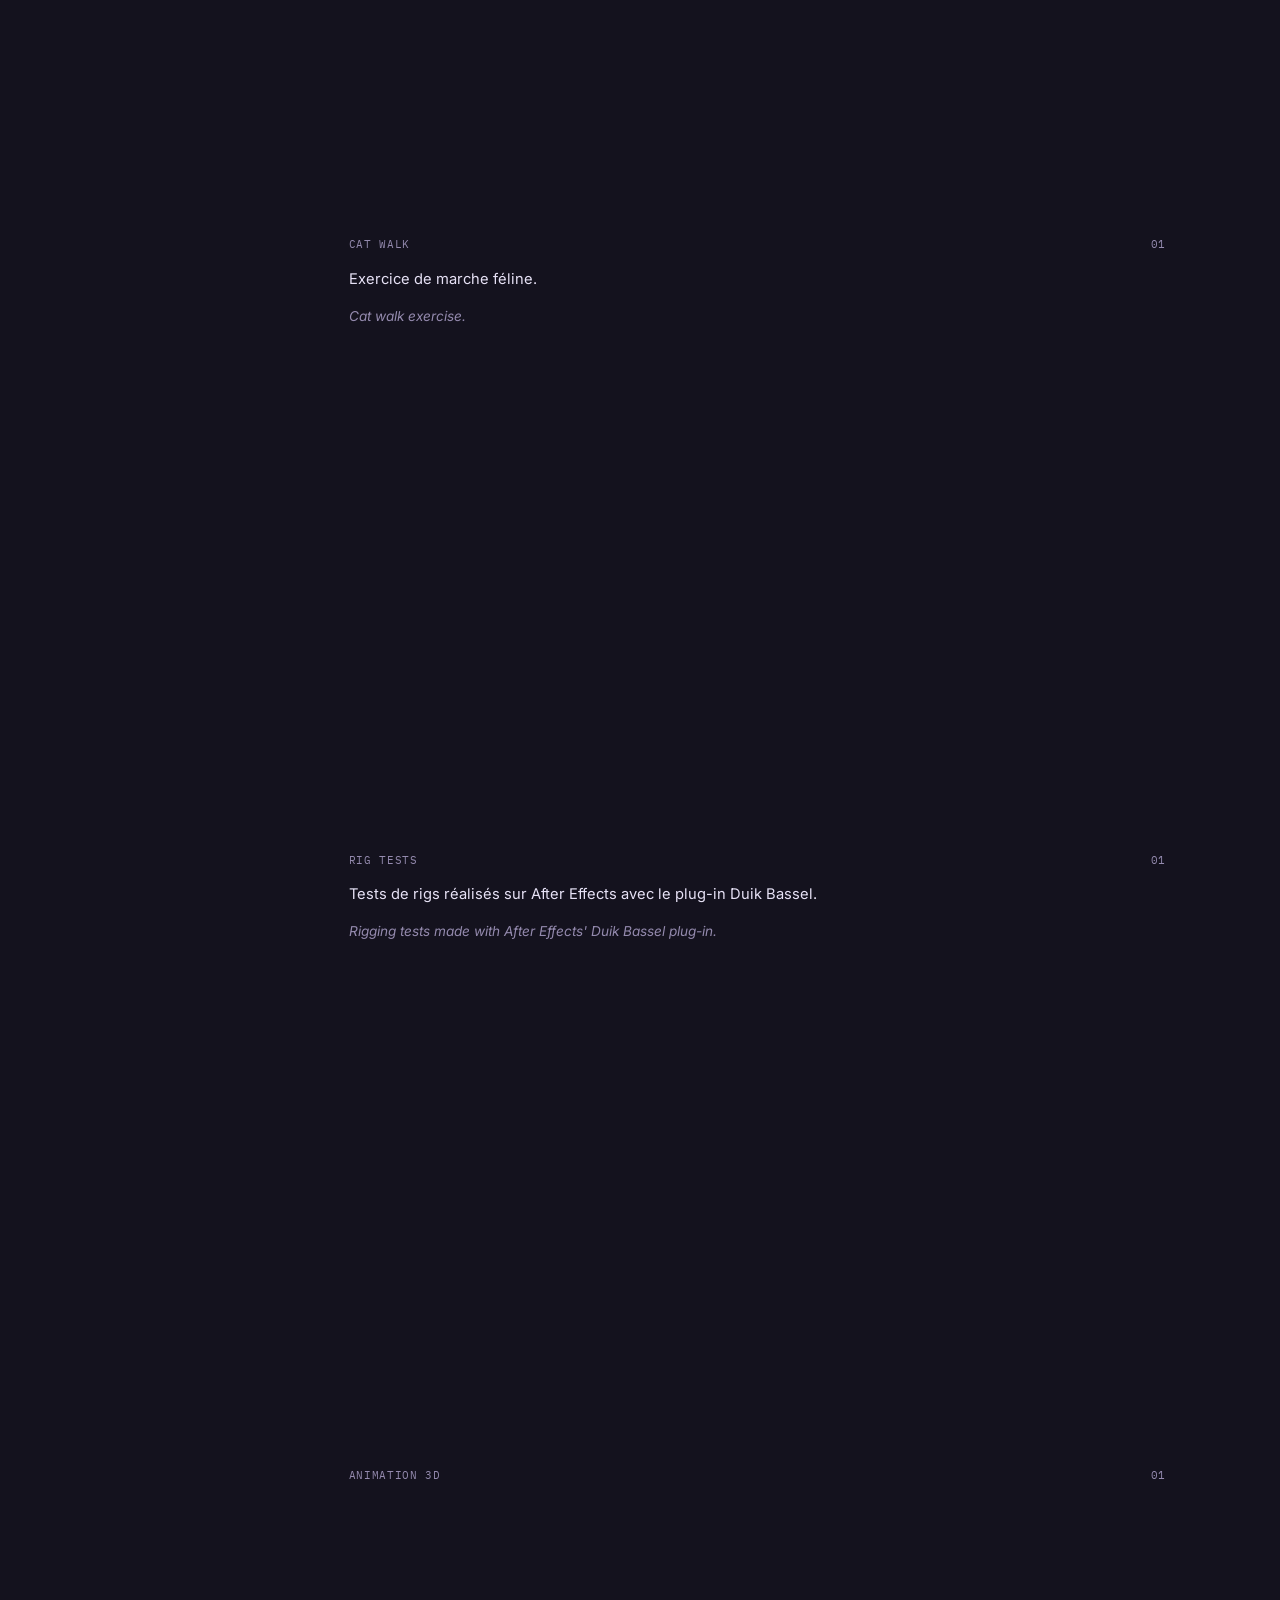
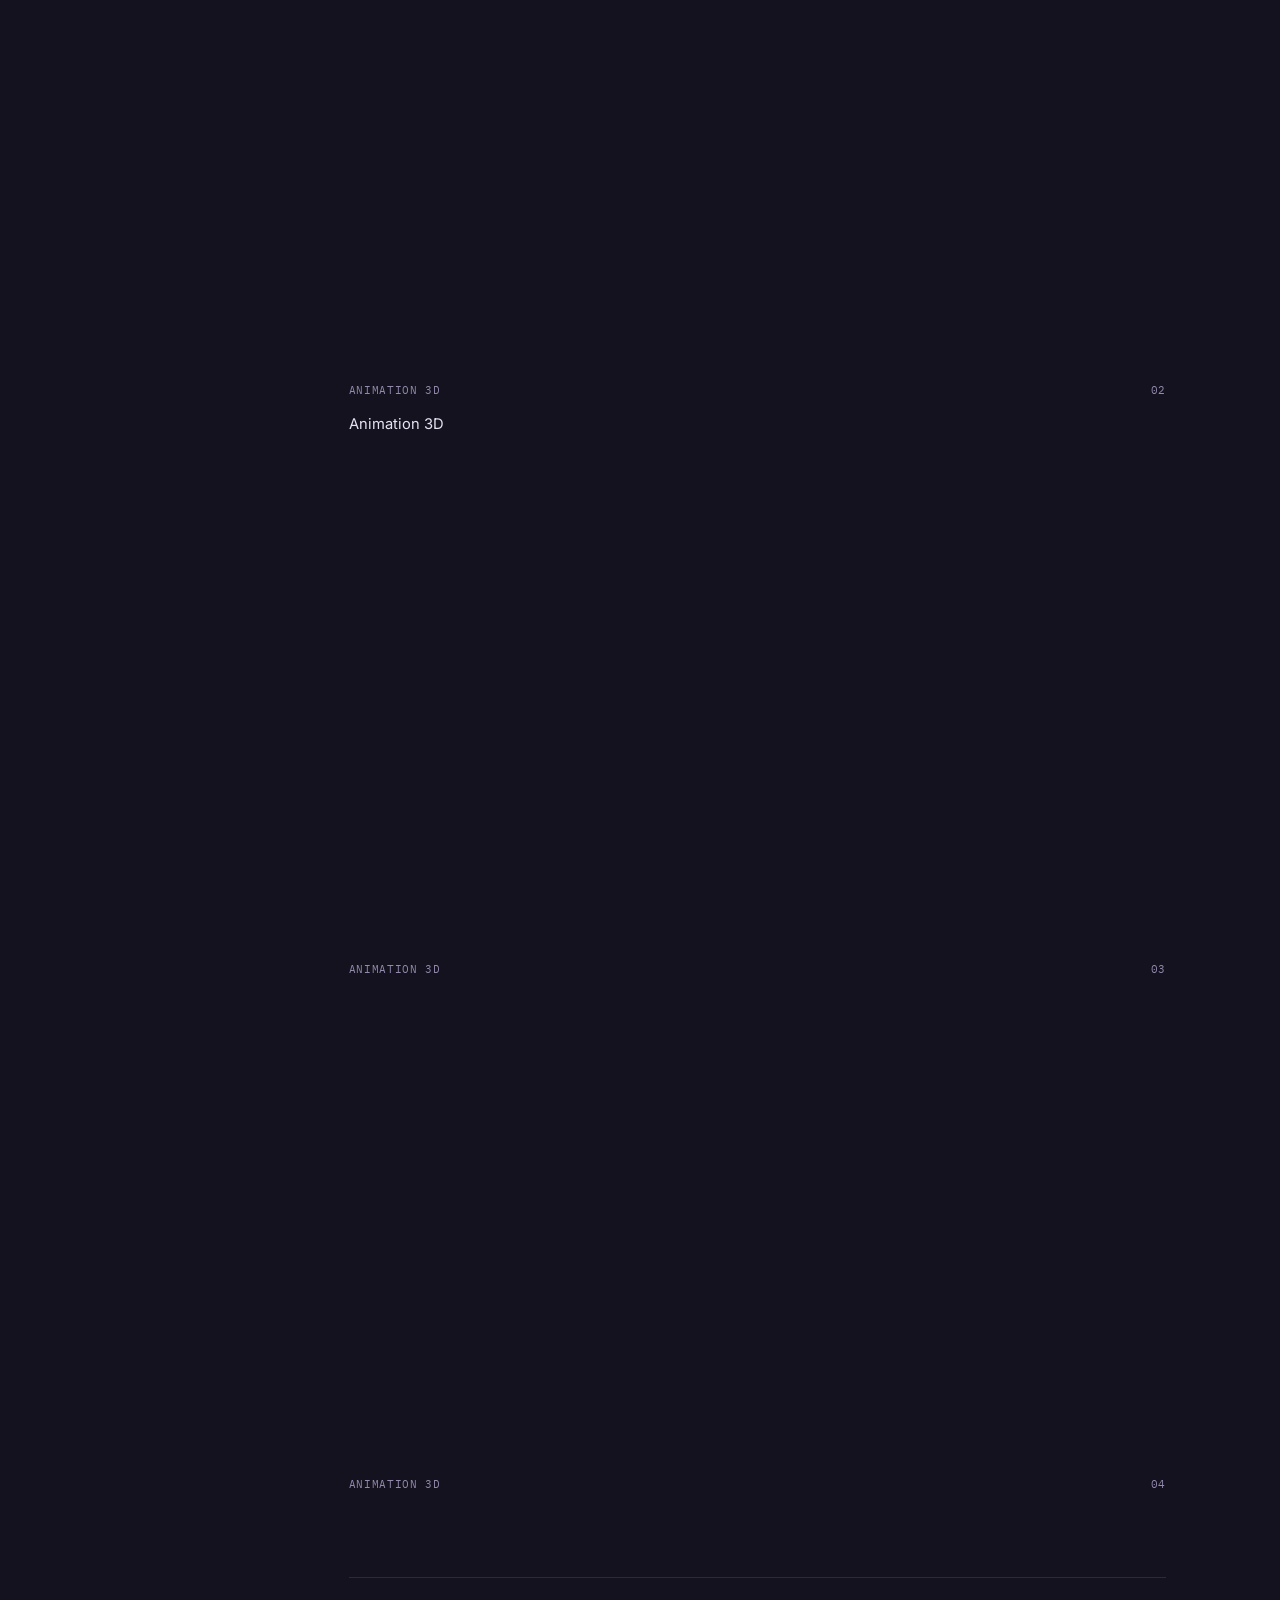
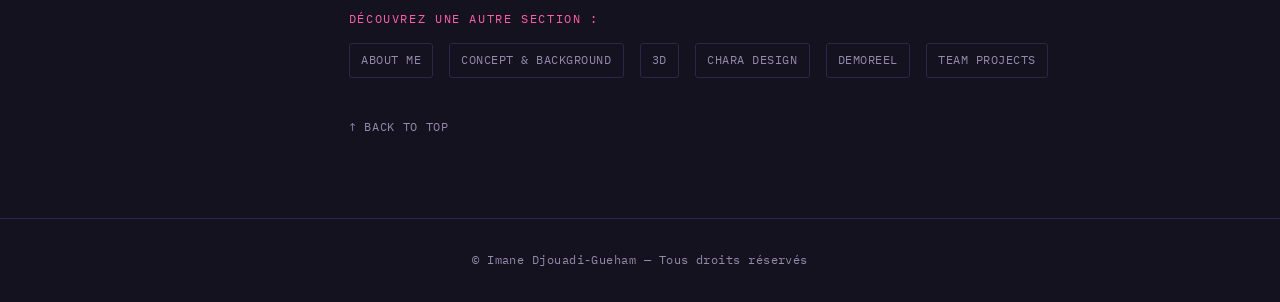
<file: animation.html>
<!DOCTYPE html>

<html lang="fr">
<head>
<meta charset="utf-8"/>
<meta content="width=device-width, initial-scale=1" name="viewport"/>
<title>Imane DJOUADI-GUEHAM — Animation</title>
<meta content="Je suis passionnée par l'animation 2D comme 3D !" name="description"/>
<link href="images/stick_favicon.png" rel="icon"/>
<link href="style.css" rel="stylesheet"/>
</head>
<body>
<a class="skip-link" href="#main">Aller au contenu</a>
<header class="site-header">
<div class="header-inner">
<a class="logo" href="index.html"><span class="logo-mark">IDG</span> Imane Djouadi-Gueham</a>
<button aria-expanded="false" aria-label="Ouvrir le menu" class="nav-toggle">☰</button>
<nav class="main-nav"><a href="index.html">Accueil</a>
<a href="about-me.html">About Me</a>
<a href="concepts-illustrations.html">Concept &amp; Background</a>
<a href="animation.html">Animation</a>
<a href="3d.html">3D</a>
<a href="character-design.html">Chara Design</a>
<a href="demoreel.html">Demoreel</a>
<a href="team-projects.html">Team Projects</a></nav>
</div>
</header>
<div class="page-head"><h1>Animation</h1></div>
<main class="main-with-sidenav" id="main"><div class="page-with-sidenav"><nav aria-label="Projets de cette section" class="side-nav"><span class="side-nav-title">Projets</span><a href="#sos-ames-blessees">SOS Âmes Blessées</a><a href="#stage-doxu">Stage Doxu</a><a href="#bruine">Bruine</a><a href="#pink-floyd">Pink Floyd</a><a href="#cat-walk">Cat Walk</a><a href="#rig-tests">Rig Tests</a><a href="#animation-3d">Animation 3D</a></nav><div class="page-content">
<div class="video-block" id="sos-ames-blessees">
<div class="video-frame">
<iframe allow="autoplay; fullscreen" allowfullscreen="" loading="lazy" src="https://www-ccv.adobe.io/v1/player/ccv/ArIJ_SAMXm4/embed?bgcolor=%23191919&amp;lazyLoading=true&amp;api_key=BehancePro2View" title="SOS âmes blessées — plan animé"></iframe>
</div>
<div class="bilingual video-caption">
<p class="fr">Tous les aspects. Plan du court métrage : « SOS âmes blessées ».</p>
<p class="en">All aspects. Shot for the short film: "SOS save our souls".</p>
</div>
</div>
<div class="reel reel-videos">
<figure class="gallery-item" id="stage-doxu"><video aria-label="Rough et tie-down colorisé — stage chez Doxu" autoplay="" class="gallery-media" loop="" muted="" playsinline="" src="images/animation-doxu-stage.mp4"></video><figcaption class="gallery-tab"><span>STAGE DOXU</span><span>01</span></figcaption><figcaption class="gallery-caption bilingual">
<p class="fr">Rough &amp; tiedown colo pour mon stage chez Doxu.</p>
<p class="en">Rough &amp; colored tiedown for my internship at Doxu.</p>
</figcaption></figure>
</div>
<div class="video-block" id="bruine">
<div class="bilingual">
<p class="fr">Rough, tie-down, clean, colo et compo d'un plan de « Bruine ».</p>
<p class="en">Rough, tie-down, clean, color and compositing of a shot from "Bruine".</p>
</div>
<div class="video-frame">
<iframe allow="autoplay; fullscreen" allowfullscreen="" loading="lazy" src="https://www-ccv.adobe.io/v1/player/ccv/Q9brjtknIqW/embed?bgcolor=%23191919&amp;lazyLoading=true&amp;api_key=BehancePro2View" title="Bruine — plan animé"></iframe>
</div>
<div class="bilingual video-caption">
<p class="fr">Rough, tie-down, clean et colo d'un plan de « Bruine ».</p>
<p class="en">Rough, tie-down, clean and color of a shot from "Bruine".</p>
</div>
</div>
<div class="reel reel-videos">
<figure class="gallery-item"><video aria-label="Bruine — plan de production 1" autoplay="" class="gallery-media" loop="" muted="" playsinline="" src="images/animation-bruine-01.mp4"></video><figcaption class="gallery-tab"><span>BRUINE</span><span>01</span></figcaption></figure>
<figure class="gallery-item" id="pink-floyd"><video aria-label="Pink Floyd TDSOTM — line-art et colo, 2 plans" autoplay="" class="gallery-media" loop="" muted="" playsinline="" src="images/animation-pinkfloyd-01.mp4"></video><figcaption class="gallery-tab"><span>PINK FLOYD TDSOTM</span><span>01</span></figcaption><figcaption class="gallery-caption bilingual">
<p class="fr">Line-art et colo pour deux plans du projet Pink Floyd TDSOTM.</p>
<p class="en">Line-art and color-art for 2 shots in the Pink Floyd TDSOTM project.</p>
</figcaption></figure>
<figure class="gallery-item"><video aria-label="Pink Floyd — tie-down d'un plan" autoplay="" class="gallery-media" loop="" muted="" playsinline="" src="images/animation-pinkfloyd-02.mp4"></video><figcaption class="gallery-tab"><span>PINK FLOYD</span><span>02</span></figcaption><figcaption class="gallery-caption bilingual">
<p class="fr">Tie-down pour un plan du projet Pink Floyd.</p>
<p class="en">Tie-down for a shot in the Pink Floyd project.</p>
</figcaption></figure>
<figure class="gallery-item"><video aria-label="Pink Floyd — plan supplémentaire" autoplay="" class="gallery-media" loop="" muted="" playsinline="" src="images/animation-pinkfloyd-03.mp4"></video><figcaption class="gallery-tab"><span>PINK FLOYD</span><span>03</span></figcaption><figcaption class="gallery-caption bilingual">
<p class="fr">Un autre plan du projet Pink Floyd. <em>(légende à préciser)</em></p>
<p class="en">Another shot from the Pink Floyd project. <em>(caption to be confirmed)</em></p>
</figcaption></figure>
<figure class="gallery-item" id="cat-walk"><video aria-label="Exercice de marche féline" autoplay="" class="gallery-media" loop="" muted="" playsinline="" src="images/animation-catwalk.mp4"></video><figcaption class="gallery-tab"><span>CAT WALK</span><span>01</span></figcaption><figcaption class="gallery-caption bilingual">
<p class="fr">Exercice de marche féline.</p>
<p class="en">Cat walk exercise.</p>
</figcaption></figure>
<figure class="gallery-item" id="rig-tests"><video aria-label="Tests de rig avec Duik Bassel" autoplay="" class="gallery-media" loop="" muted="" playsinline="" src="images/animation-duik-01.mp4"></video><figcaption class="gallery-tab"><span>RIG TESTS</span><span>01</span></figcaption><figcaption class="gallery-caption bilingual">
<p class="fr">Tests de rigs réalisés sur After Effects avec le plug-in Duik Bassel.</p>
<p class="en">Rigging tests made with After Effects' Duik Bassel plug-in.</p>
</figcaption></figure>
<figure class="gallery-item" id="animation-3d"><video aria-label="Animation 3D — 1" autoplay="" class="gallery-media" loop="" muted="" playsinline="" src="images/animation-3d-01.mp4"></video><figcaption class="gallery-tab"><span>ANIMATION 3D</span><span>01</span></figcaption></figure>
<figure class="gallery-item"><video aria-label="Animation 3D — 2" autoplay="" class="gallery-media" loop="" muted="" playsinline="" src="images/animation-3d-02.mp4"></video><figcaption class="gallery-tab"><span>ANIMATION 3D</span><span>02</span></figcaption><figcaption class="gallery-caption bilingual"><p class="fr">Animation 3D</p></figcaption></figure>
<figure class="gallery-item"><video aria-label="Animation 3D — 3" autoplay="" class="gallery-media" loop="" muted="" playsinline="" src="images/animation-3d-03.mp4"></video><figcaption class="gallery-tab"><span>ANIMATION 3D</span><span>03</span></figcaption></figure>
<figure class="gallery-item"><video aria-label="Animation 3D — 4" autoplay="" class="gallery-media" loop="" muted="" playsinline="" src="images/animation-3d-04.mp4"></video><figcaption class="gallery-tab"><span>ANIMATION 3D</span><span>04</span></figcaption></figure>
</div>
<div class="discover">
<span class="eyebrow">Découvrez une autre section :</span>
<div class="discover-links"><a href="about-me.html">About Me</a><a href="concepts-illustrations.html">Concept &amp; Background</a><a href="3d.html">3D</a><a href="character-design.html">Chara Design</a><a href="demoreel.html">Demoreel</a><a href="team-projects.html">Team Projects</a></div>
<a class="back-top" href="#">↑ Back to Top</a>
</div>
</div></div></main>
<footer class="site-footer">© Imane Djouadi-Gueham — Tous droits réservés</footer>
<script src="script.js"></script>
</body>
</html>
</file>
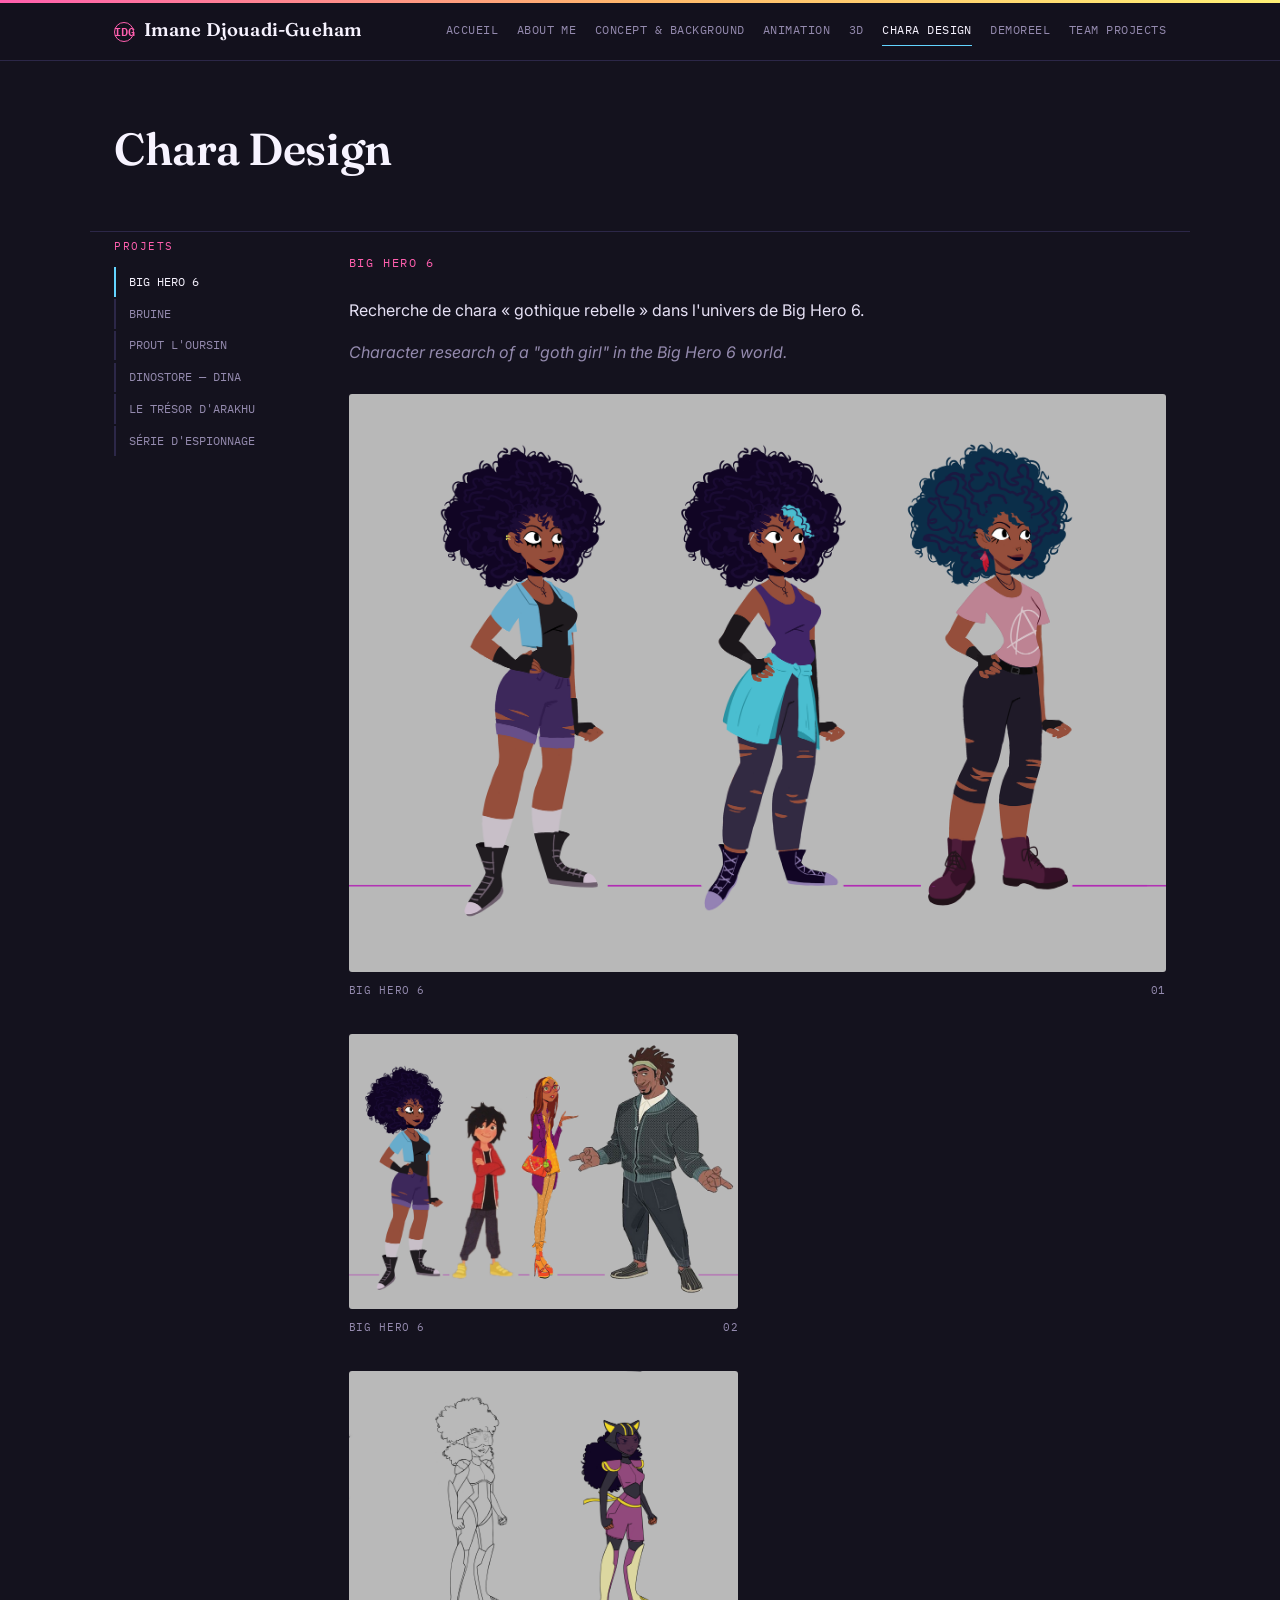
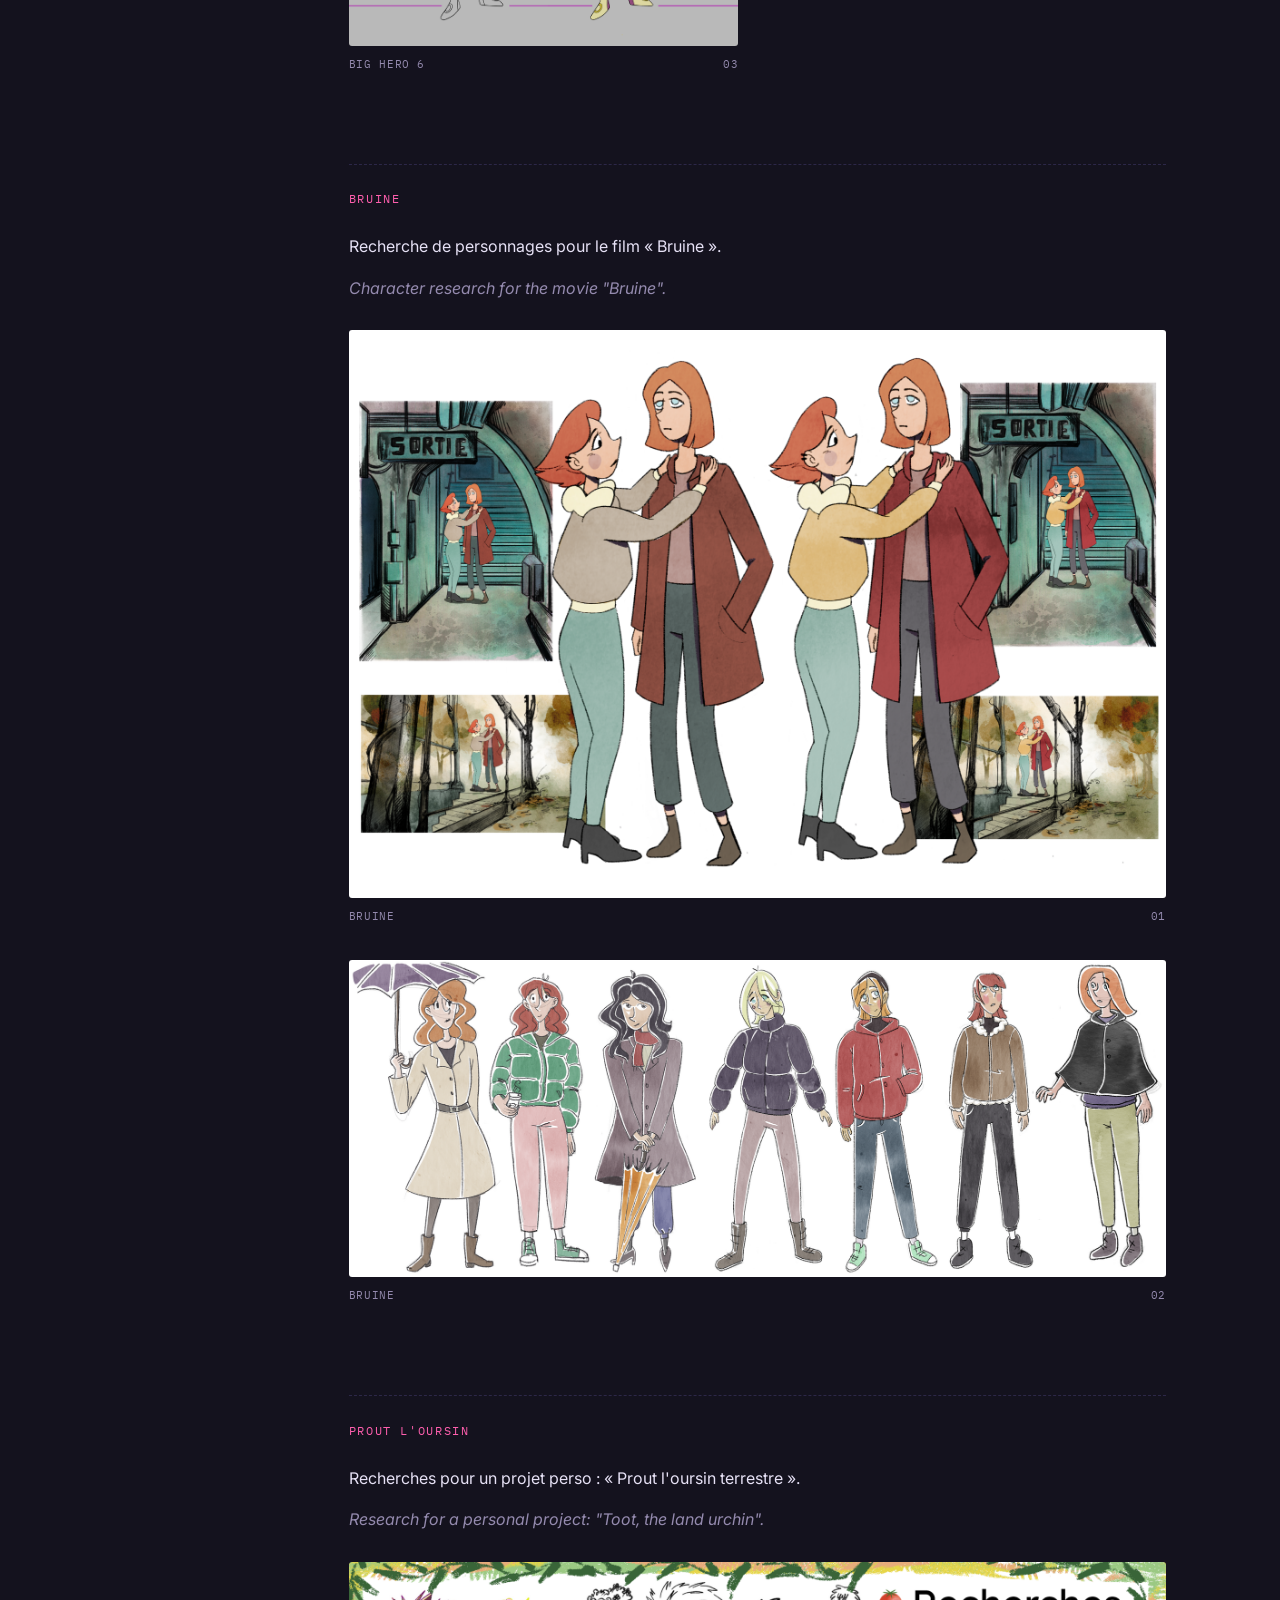
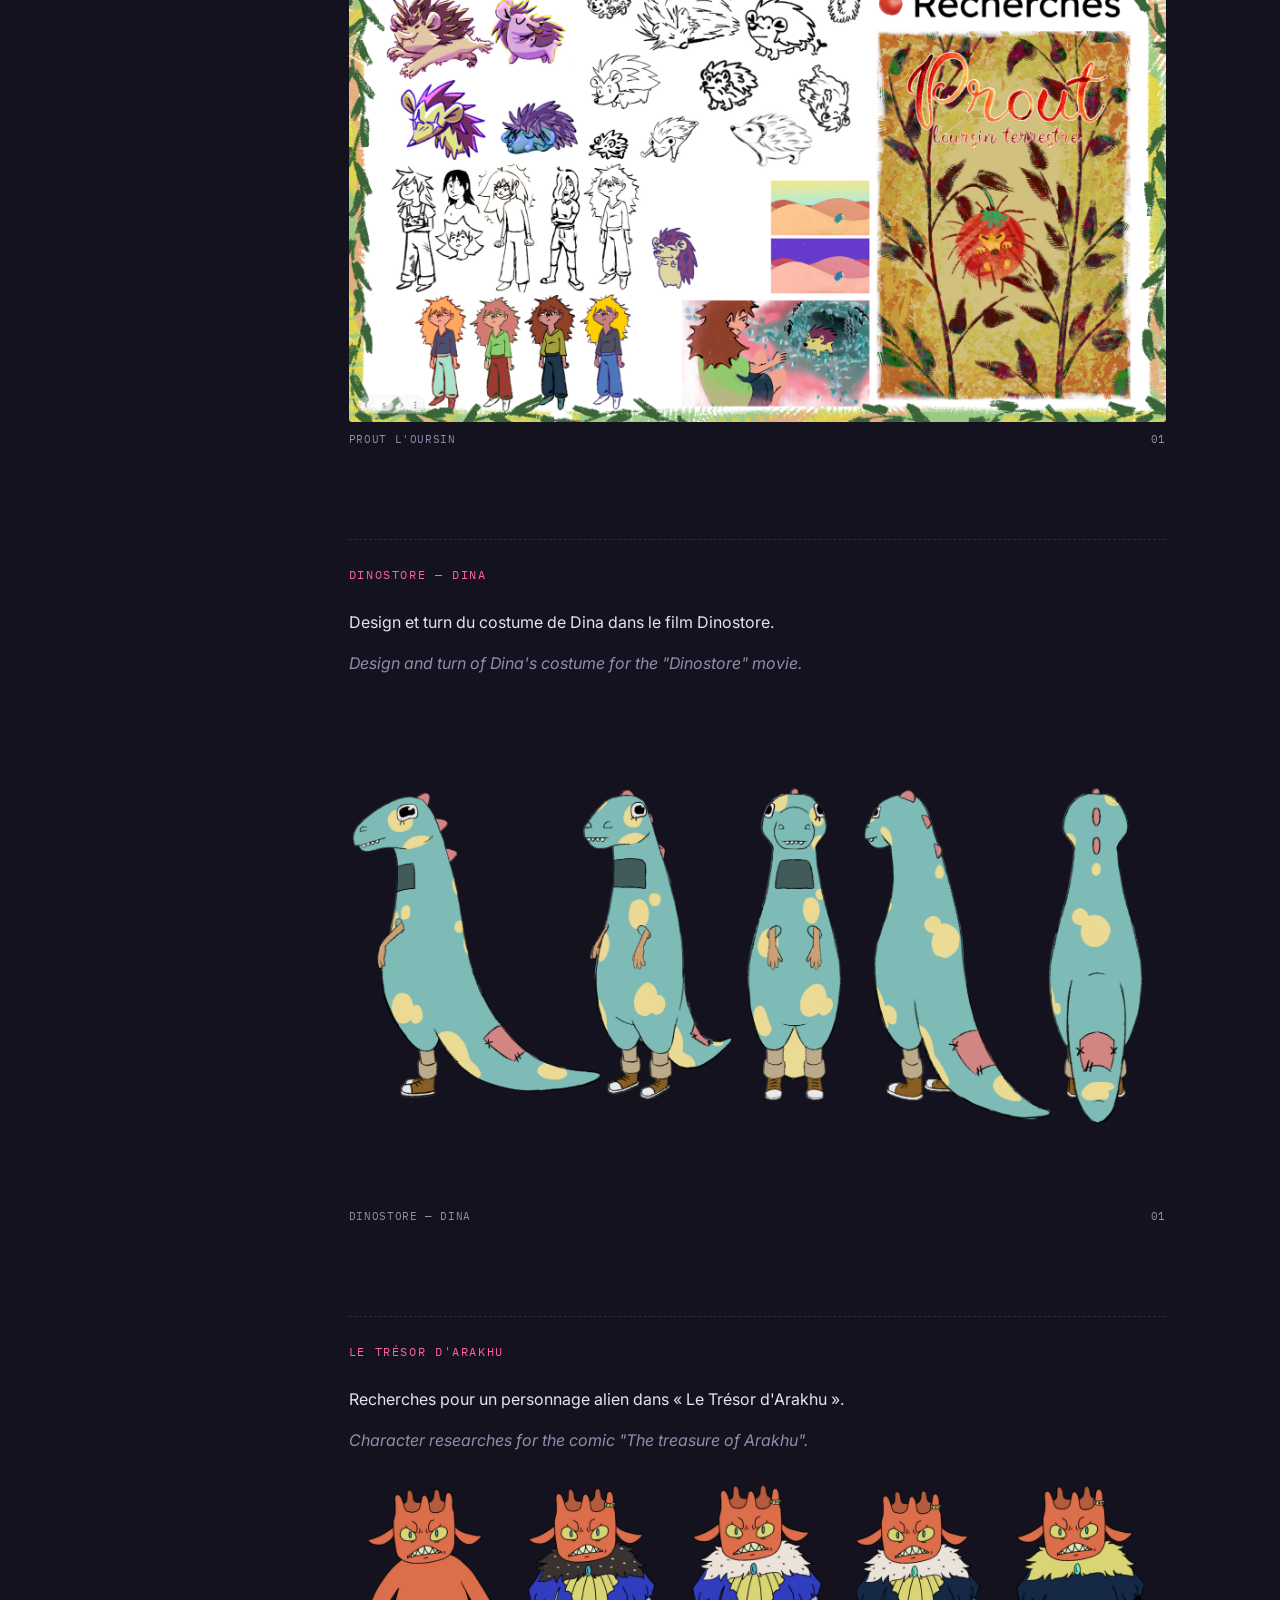
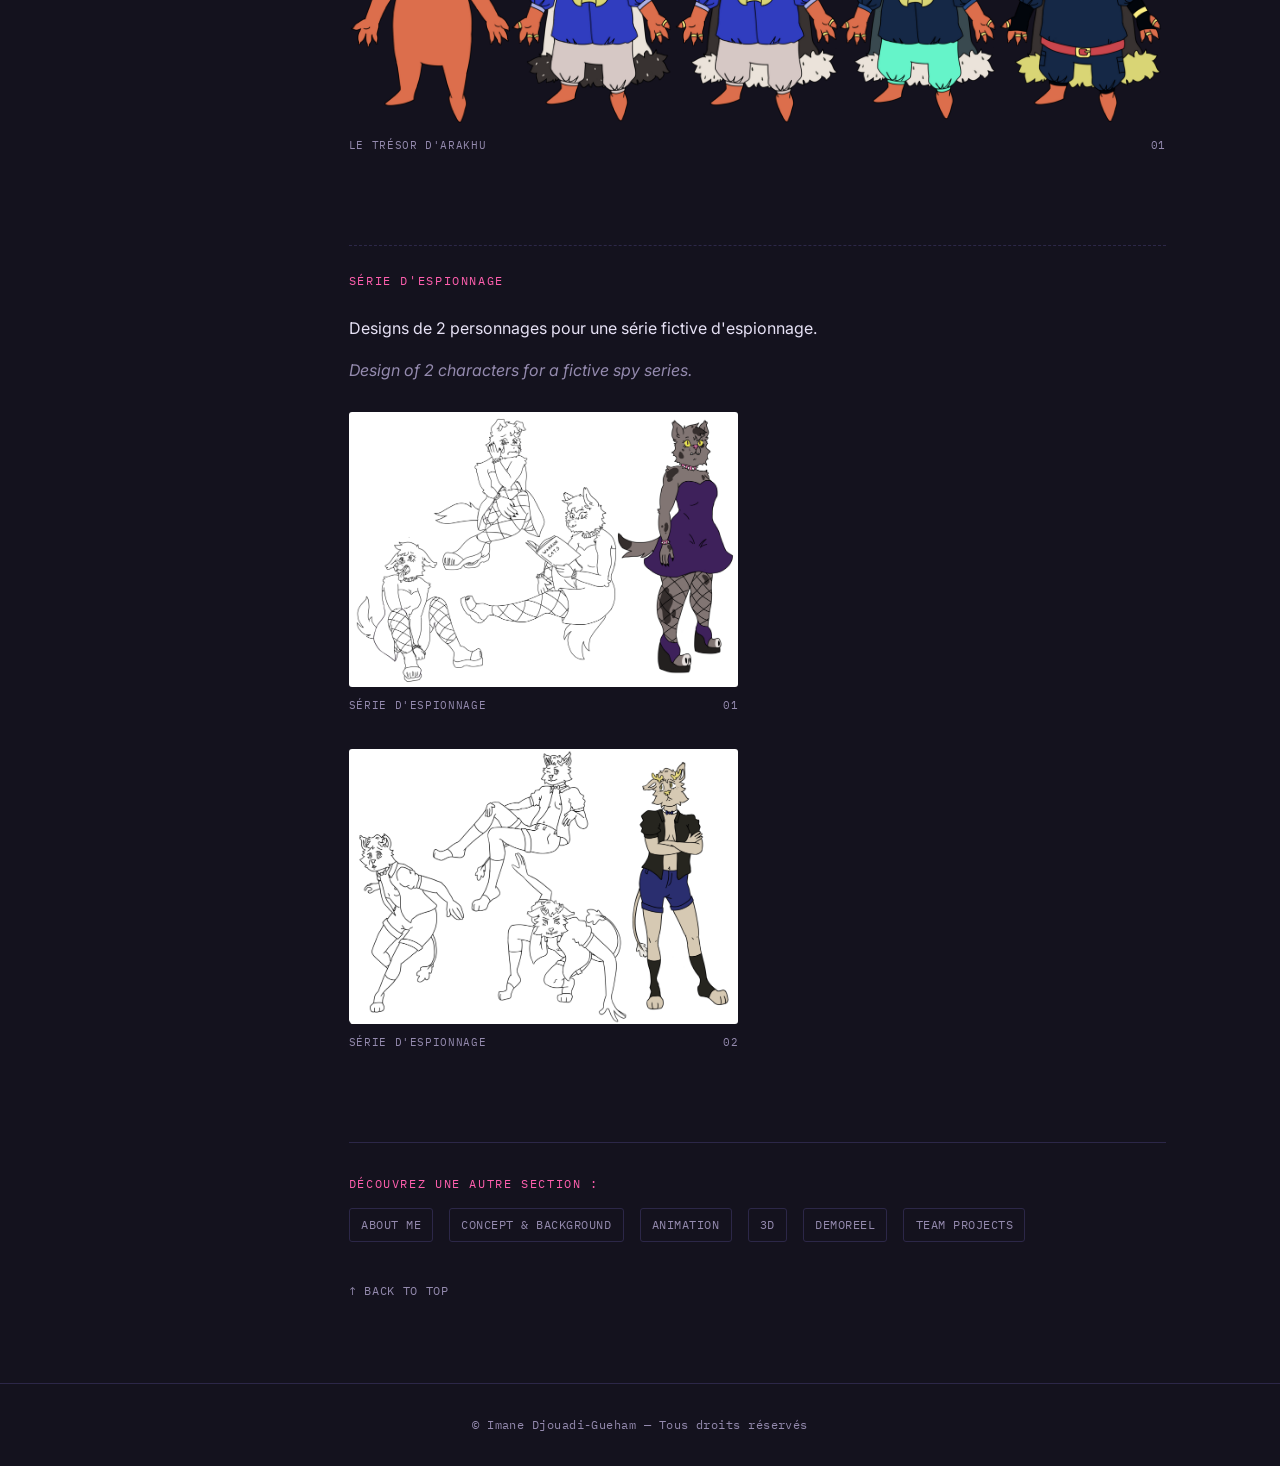
<file: character-design.html>
<!DOCTYPE html>

<html lang="fr">
<head>
<meta charset="utf-8"/>
<meta content="width=device-width, initial-scale=1" name="viewport"/>
<title>Imane DJOUADI-GUEHAM — Chara Design</title>
<meta content="Je suis passionnée par l'animation 2D comme 3D !" name="description"/>
<link href="images/stick_favicon.png" rel="icon"/>
<link href="style.css" rel="stylesheet"/>
</head>
<body>
<a class="skip-link" href="#main">Aller au contenu</a>
<header class="site-header">
<div class="header-inner">
<a class="logo" href="index.html"><span class="logo-mark">IDG</span> Imane Djouadi-Gueham</a>
<button aria-expanded="false" aria-label="Ouvrir le menu" class="nav-toggle">☰</button>
<nav class="main-nav"><a href="index.html">Accueil</a>
<a href="about-me.html">About Me</a>
<a href="concepts-illustrations.html">Concept &amp; Background</a>
<a href="animation.html">Animation</a>
<a href="3d.html">3D</a>
<a href="character-design.html">Chara Design</a>
<a href="demoreel.html">Demoreel</a>
<a href="team-projects.html">Team Projects</a></nav>
</div>
</header>
<div class="page-head"><h1>Chara Design</h1></div>
<main class="main-with-sidenav" id="main"><div class="page-with-sidenav"><nav aria-label="Projets de cette section" class="side-nav"><span class="side-nav-title">Projets</span><a href="#big-hero-6">BIG HERO 6</a><a href="#bruine">BRUINE</a><a href="#prout-l-oursin">PROUT L'OURSIN</a><a href="#dinostore-dina">DINOSTORE — DINA</a><a href="#le-tresor-d-arakhu">LE TRÉSOR D'ARAKHU</a><a href="#serie-d-espionnage">SÉRIE D'ESPIONNAGE</a></nav><div class="page-content">
<div class="group-head" id="big-hero-6"><span class="eyebrow">BIG HERO 6</span><div class="bilingual"><p class="fr">Recherche de chara « gothique rebelle » dans l'univers de Big Hero 6.</p><p class="en">Character research of a "goth girl" in the Big Hero 6 world.</p></div></div><div class="reel"><figure class="gallery-item gallery-wide"><button aria-label="Agrandir : Big Hero 6 — 1" class="gallery-trigger" type="button"><img alt="Big Hero 6 — 1" class="gallery-img" loading="lazy" src="images/chara-goth-bh6-01.png"/></button><figcaption class="gallery-tab"><span>BIG HERO 6</span><span>01</span></figcaption></figure><figure class="gallery-item"><button aria-label="Agrandir : Big Hero 6 — 2" class="gallery-trigger" type="button"><img alt="Big Hero 6 — 2" class="gallery-img" loading="lazy" src="images/chara-goth-bh6-02.png"/></button><figcaption class="gallery-tab"><span>BIG HERO 6</span><span>02</span></figcaption></figure><figure class="gallery-item"><button aria-label="Agrandir : Big Hero 6 — 3" class="gallery-trigger" type="button"><img alt="Big Hero 6 — 3" class="gallery-img" loading="lazy" src="images/chara-goth-bh6-03.png"/></button><figcaption class="gallery-tab"><span>BIG HERO 6</span><span>03</span></figcaption></figure></div><div class="group-head" id="bruine"><span class="eyebrow">BRUINE</span><div class="bilingual"><p class="fr">Recherche de personnages pour le film « Bruine ».</p><p class="en">Character research for the movie "Bruine".</p></div></div><div class="reel"><figure class="gallery-item gallery-wide"><button aria-label="Agrandir : Bruine — 1" class="gallery-trigger" type="button"><img alt="Bruine — 1" class="gallery-img" loading="lazy" src="images/chara-bruine-01.png"/></button><figcaption class="gallery-tab"><span>BRUINE</span><span>01</span></figcaption></figure><figure class="gallery-item gallery-wide"><button aria-label="Agrandir : Bruine — 2" class="gallery-trigger" type="button"><img alt="Bruine — 2" class="gallery-img" loading="lazy" src="images/chara-bruine-02.png"/></button><figcaption class="gallery-tab"><span>BRUINE</span><span>02</span></figcaption></figure></div><div class="group-head" id="prout-l-oursin"><span class="eyebrow">PROUT L'OURSIN</span><div class="bilingual"><p class="fr">Recherches pour un projet perso : « Prout l'oursin terrestre ».</p><p class="en">Research for a personal project: "Toot, the land urchin".</p></div></div><div class="reel"><figure class="gallery-item gallery-wide"><button aria-label="Agrandir : Prout l'oursin terrestre" class="gallery-trigger" type="button"><img alt="Prout l'oursin terrestre" class="gallery-img" loading="lazy" src="images/chara-prout-oursin-01.PNG"/></button><figcaption class="gallery-tab"><span>PROUT L'OURSIN</span><span>01</span></figcaption></figure></div><div class="group-head" id="dinostore-dina"><span class="eyebrow">DINOSTORE — DINA</span><div class="bilingual"><p class="fr">Design et turn du costume de Dina dans le film Dinostore.</p><p class="en">Design and turn of Dina's costume for the "Dinostore" movie.</p></div></div><div class="reel"><figure class="gallery-item gallery-wide"><button aria-label="Agrandir : Design et turn du costume de Dina — Dinostore" class="gallery-trigger" type="button"><img alt="Design et turn du costume de Dina — Dinostore" class="gallery-img" loading="lazy" src="images/chara-dinostore-dina.png"/></button><figcaption class="gallery-tab"><span>DINOSTORE — DINA</span><span>01</span></figcaption></figure></div><div class="group-head" id="le-tresor-d-arakhu"><span class="eyebrow">LE TRÉSOR D'ARAKHU</span><div class="bilingual"><p class="fr">Recherches pour un personnage alien dans « Le Trésor d'Arakhu ».</p><p class="en">Character researches for the comic "The treasure of Arakhu".</p></div></div><div class="reel"><figure class="gallery-item gallery-wide"><button aria-label="Agrandir : Recherches pour un personnage alien — Le Trésor d'Arakhu" class="gallery-trigger" type="button"><img alt="Recherches pour un personnage alien — Le Trésor d'Arakhu" class="gallery-img" loading="lazy" src="images/chara-arakhu-alien.png"/></button><figcaption class="gallery-tab"><span>LE TRÉSOR D'ARAKHU</span><span>01</span></figcaption></figure></div><div class="group-head" id="serie-d-espionnage"><span class="eyebrow">SÉRIE D'ESPIONNAGE</span><div class="bilingual"><p class="fr">Designs de 2 personnages pour une série fictive d'espionnage.</p><p class="en">Design of 2 characters for a fictive spy series.</p></div></div><div class="reel"><figure class="gallery-item"><button aria-label="Agrandir : Série d'espionnage — 1" class="gallery-trigger" type="button"><img alt="Série d'espionnage — 1" class="gallery-img" loading="lazy" src="images/chara-spy-01.PNG"/></button><figcaption class="gallery-tab"><span>SÉRIE D'ESPIONNAGE</span><span>01</span></figcaption></figure><figure class="gallery-item"><button aria-label="Agrandir : Série d'espionnage — 2" class="gallery-trigger" type="button"><img alt="Série d'espionnage — 2" class="gallery-img" loading="lazy" src="images/chara-spy-02.png"/></button><figcaption class="gallery-tab"><span>SÉRIE D'ESPIONNAGE</span><span>02</span></figcaption></figure></div>
<div class="discover">
<span class="eyebrow">Découvrez une autre section :</span>
<div class="discover-links"><a href="about-me.html">About Me</a><a href="concepts-illustrations.html">Concept &amp; Background</a><a href="animation.html">Animation</a><a href="3d.html">3D</a><a href="demoreel.html">Demoreel</a><a href="team-projects.html">Team Projects</a></div>
<a class="back-top" href="#">↑ Back to Top</a>
</div>
</div></div></main>
<footer class="site-footer">© Imane Djouadi-Gueham — Tous droits réservés</footer>
<script src="script.js"></script>
</body>
</html>
</file>
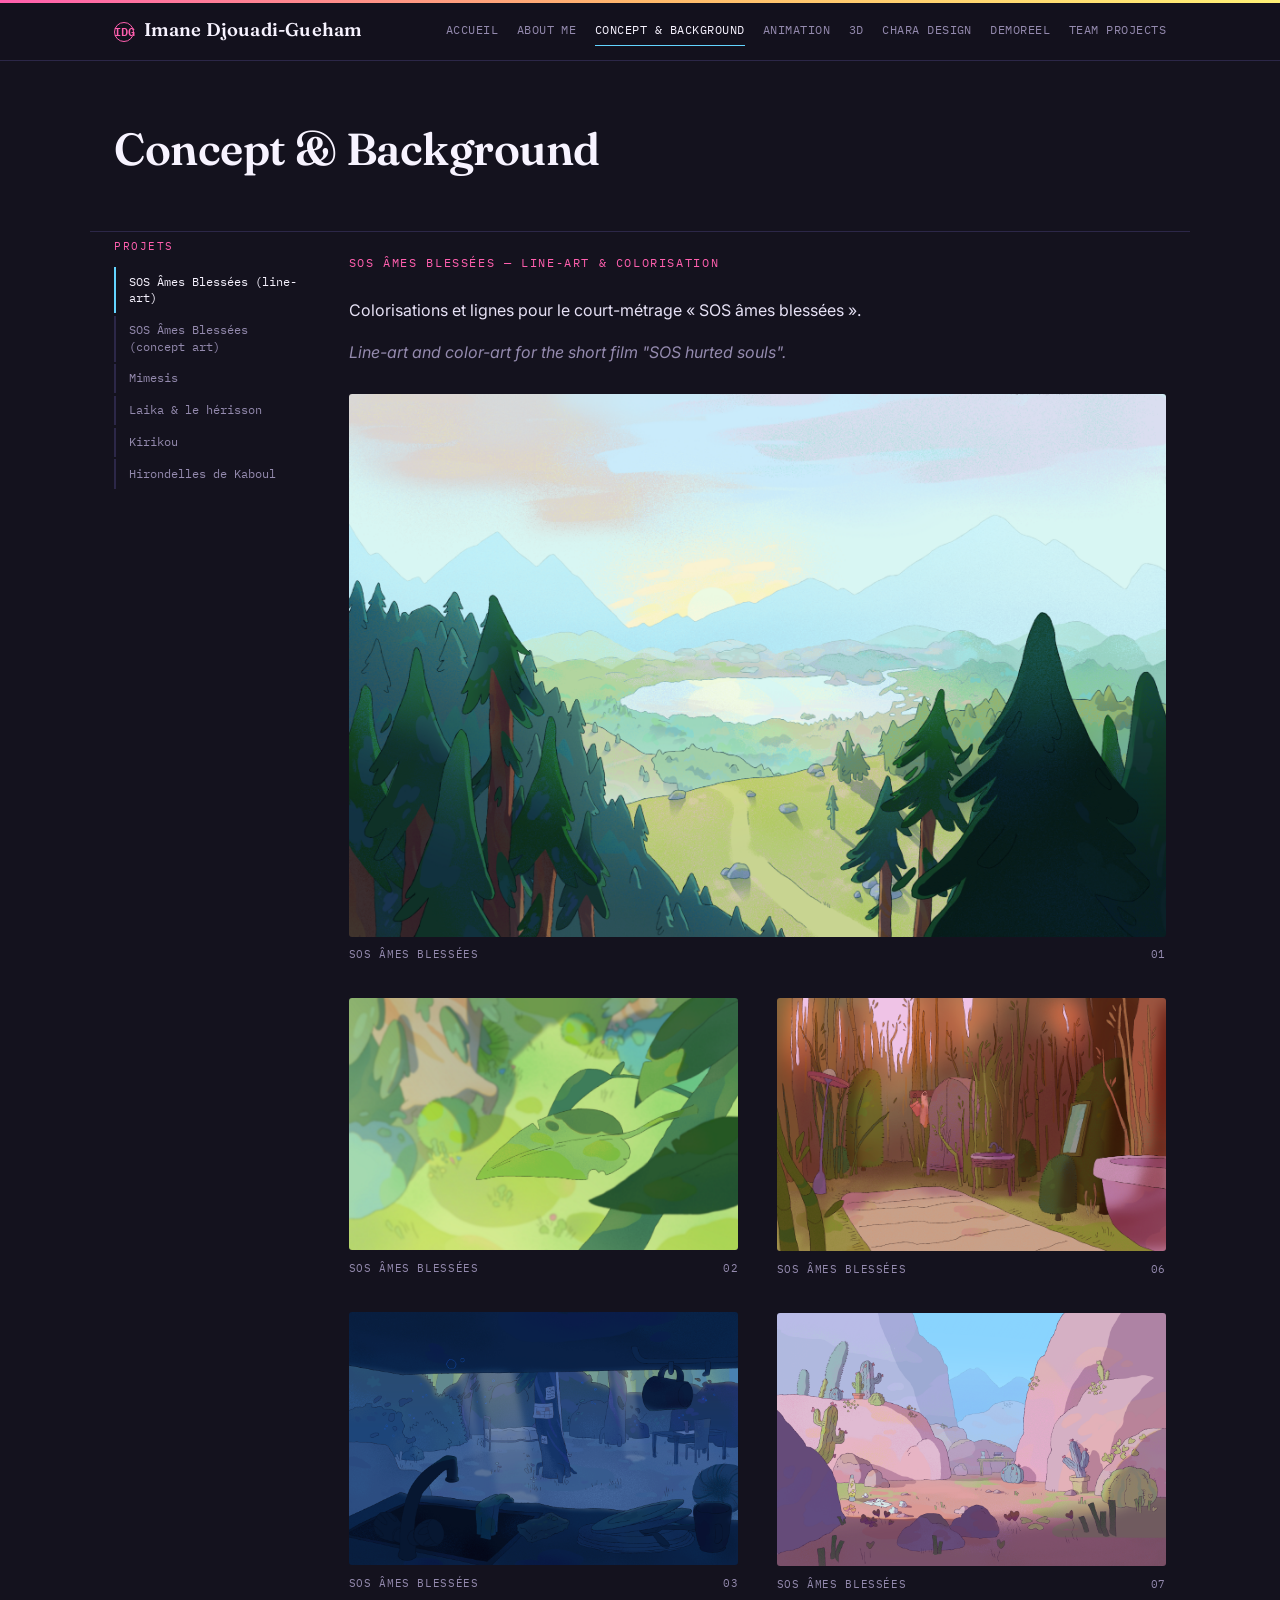
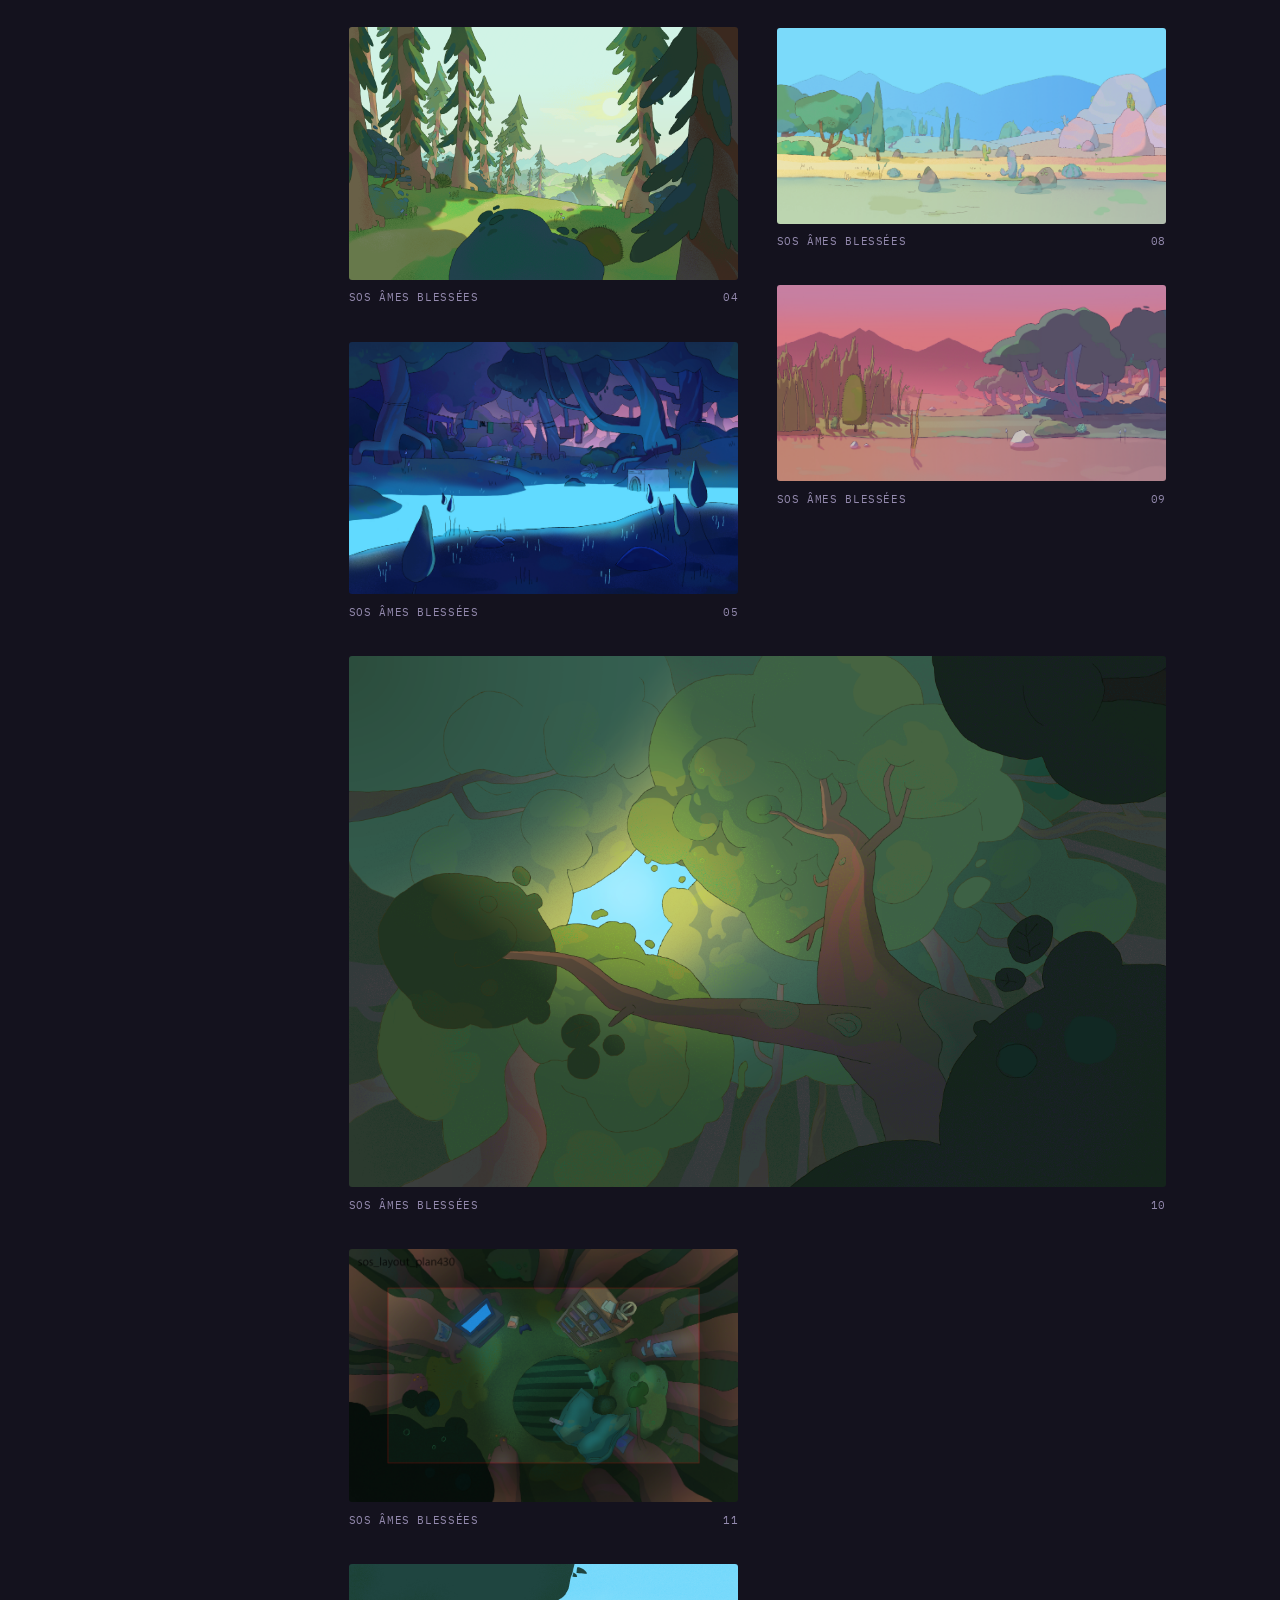
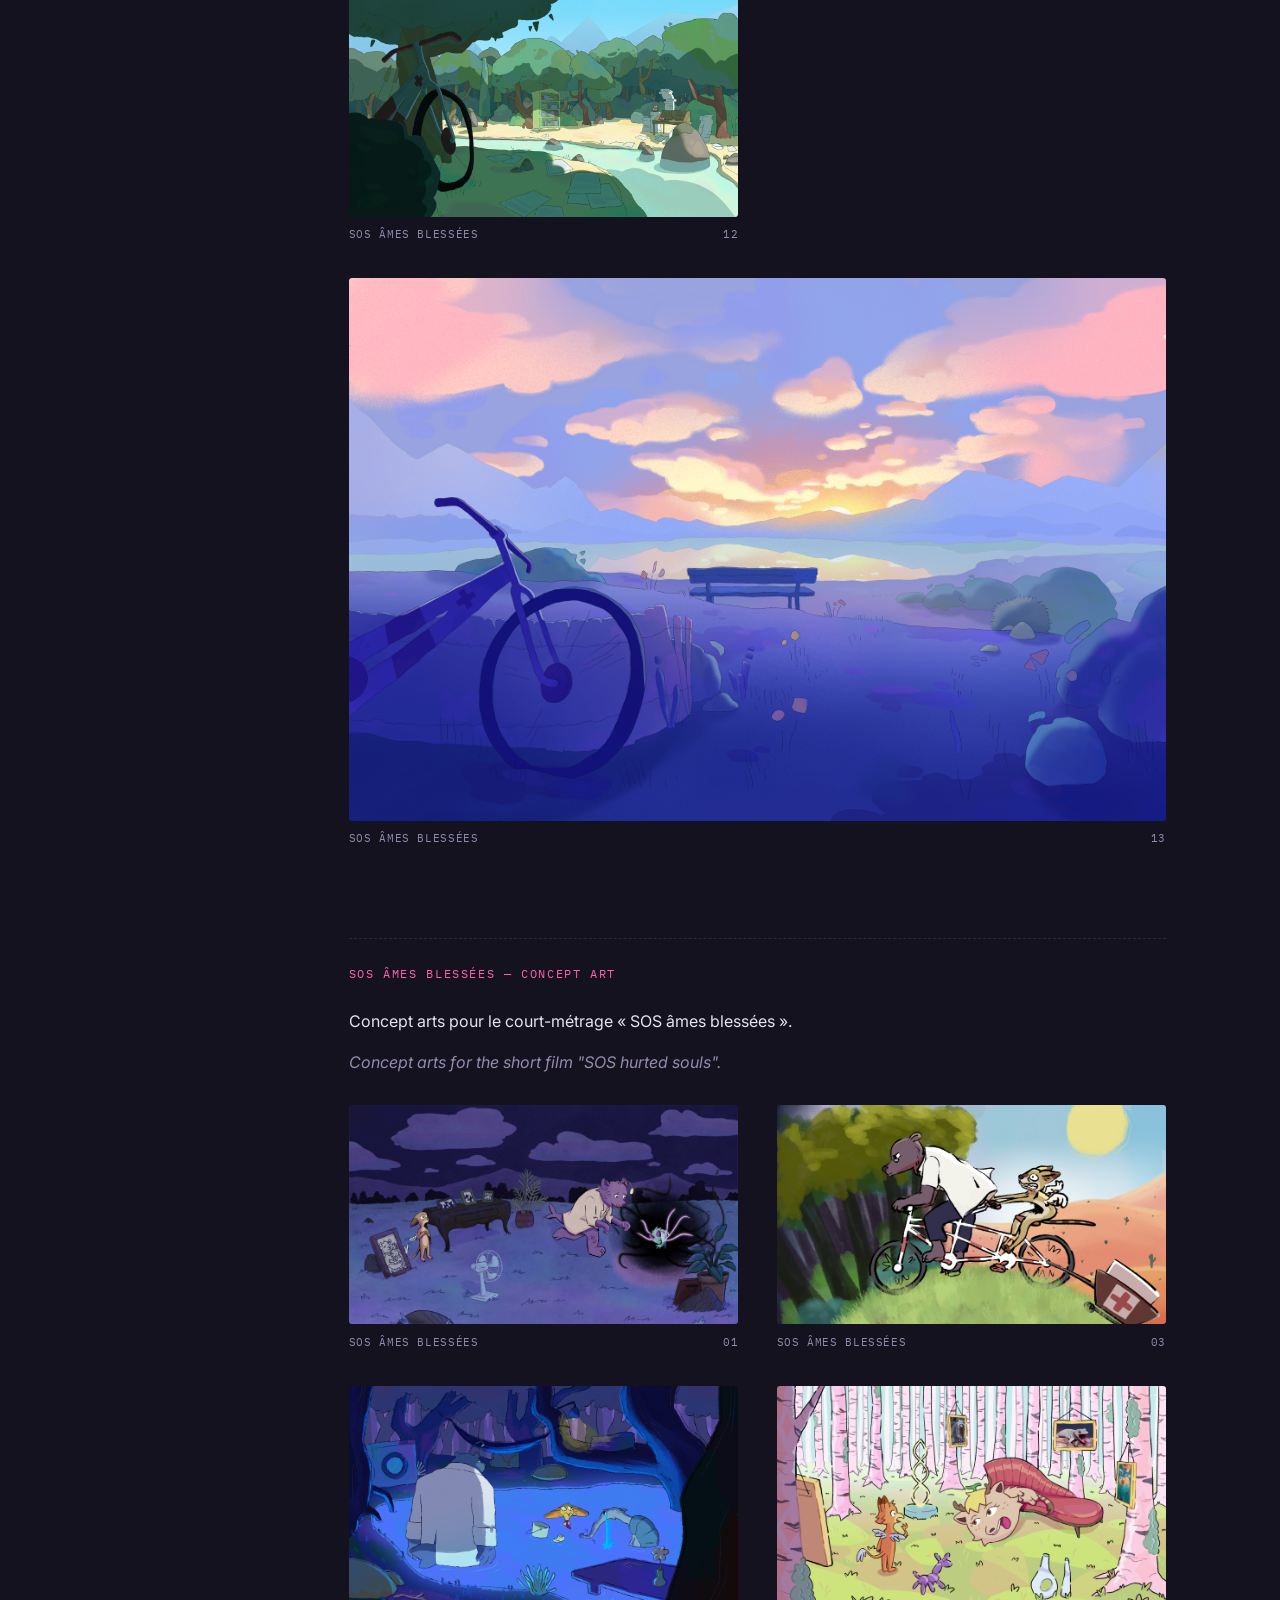
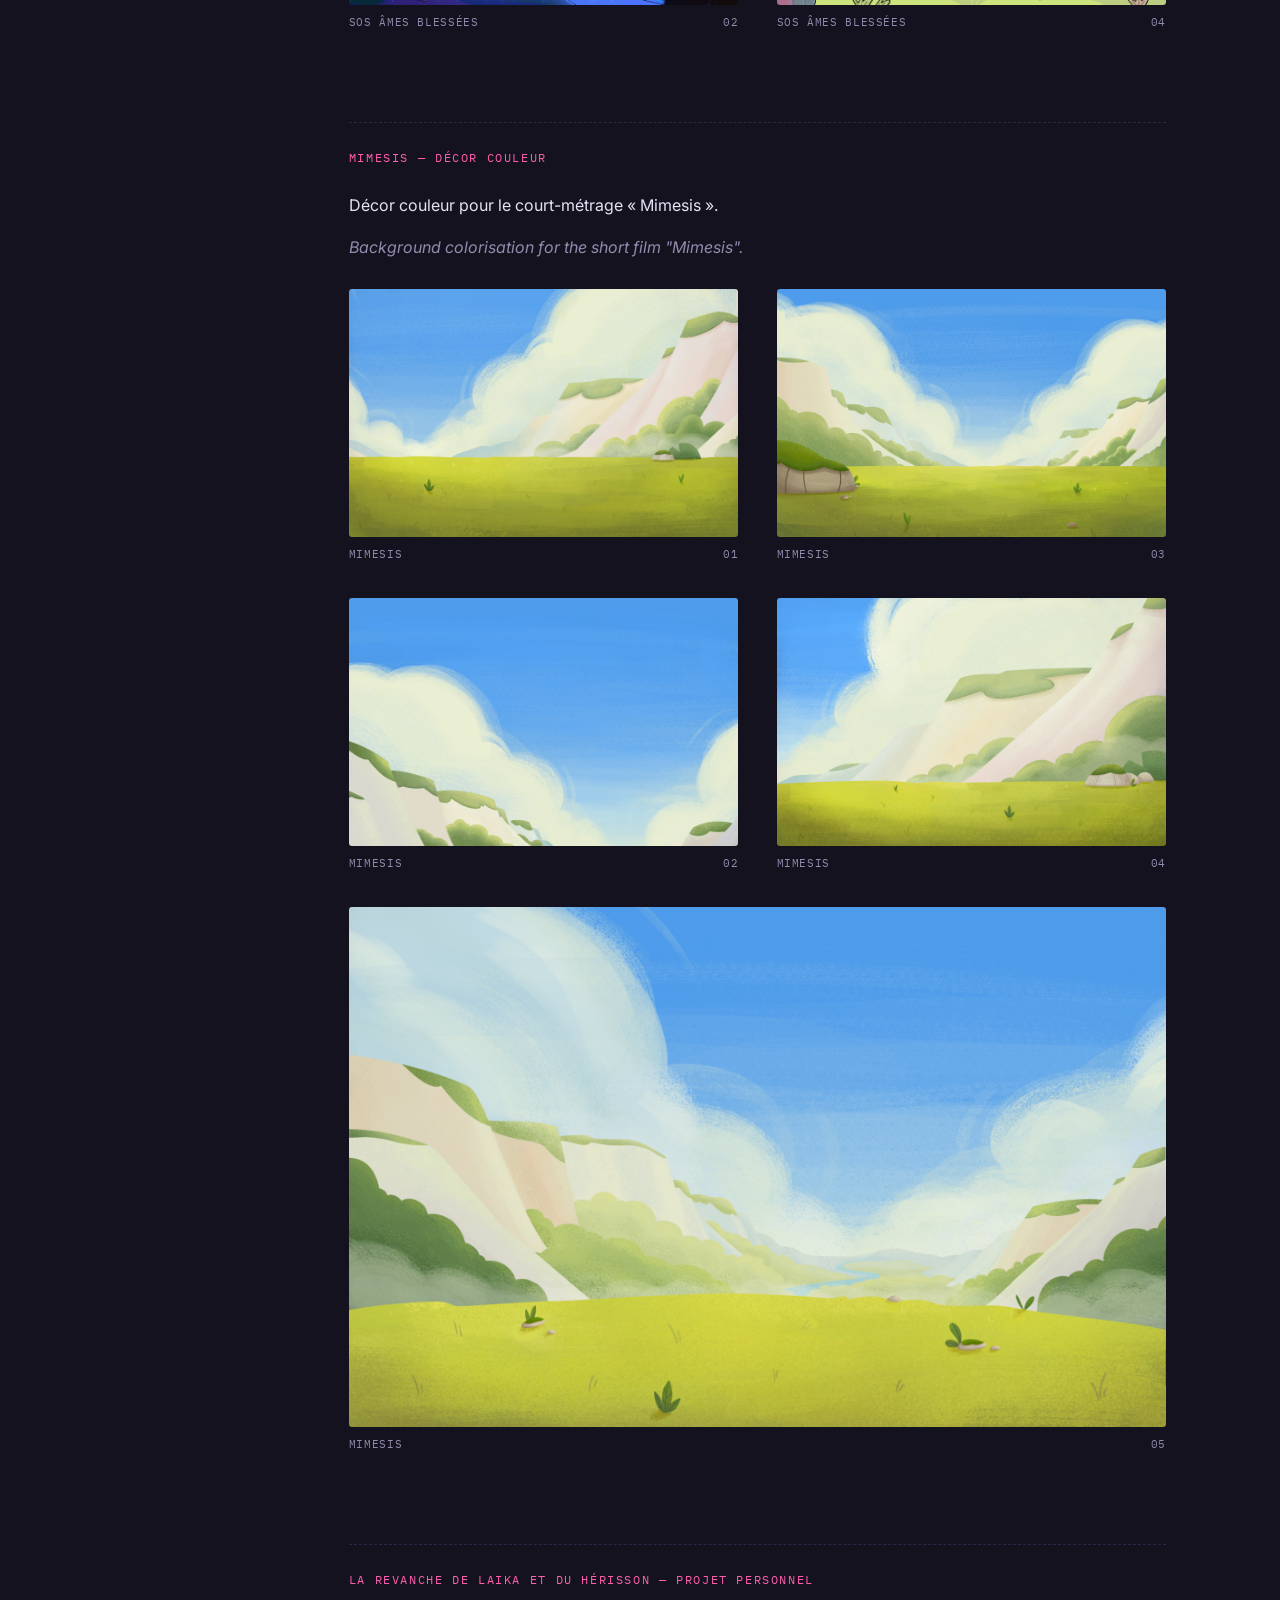
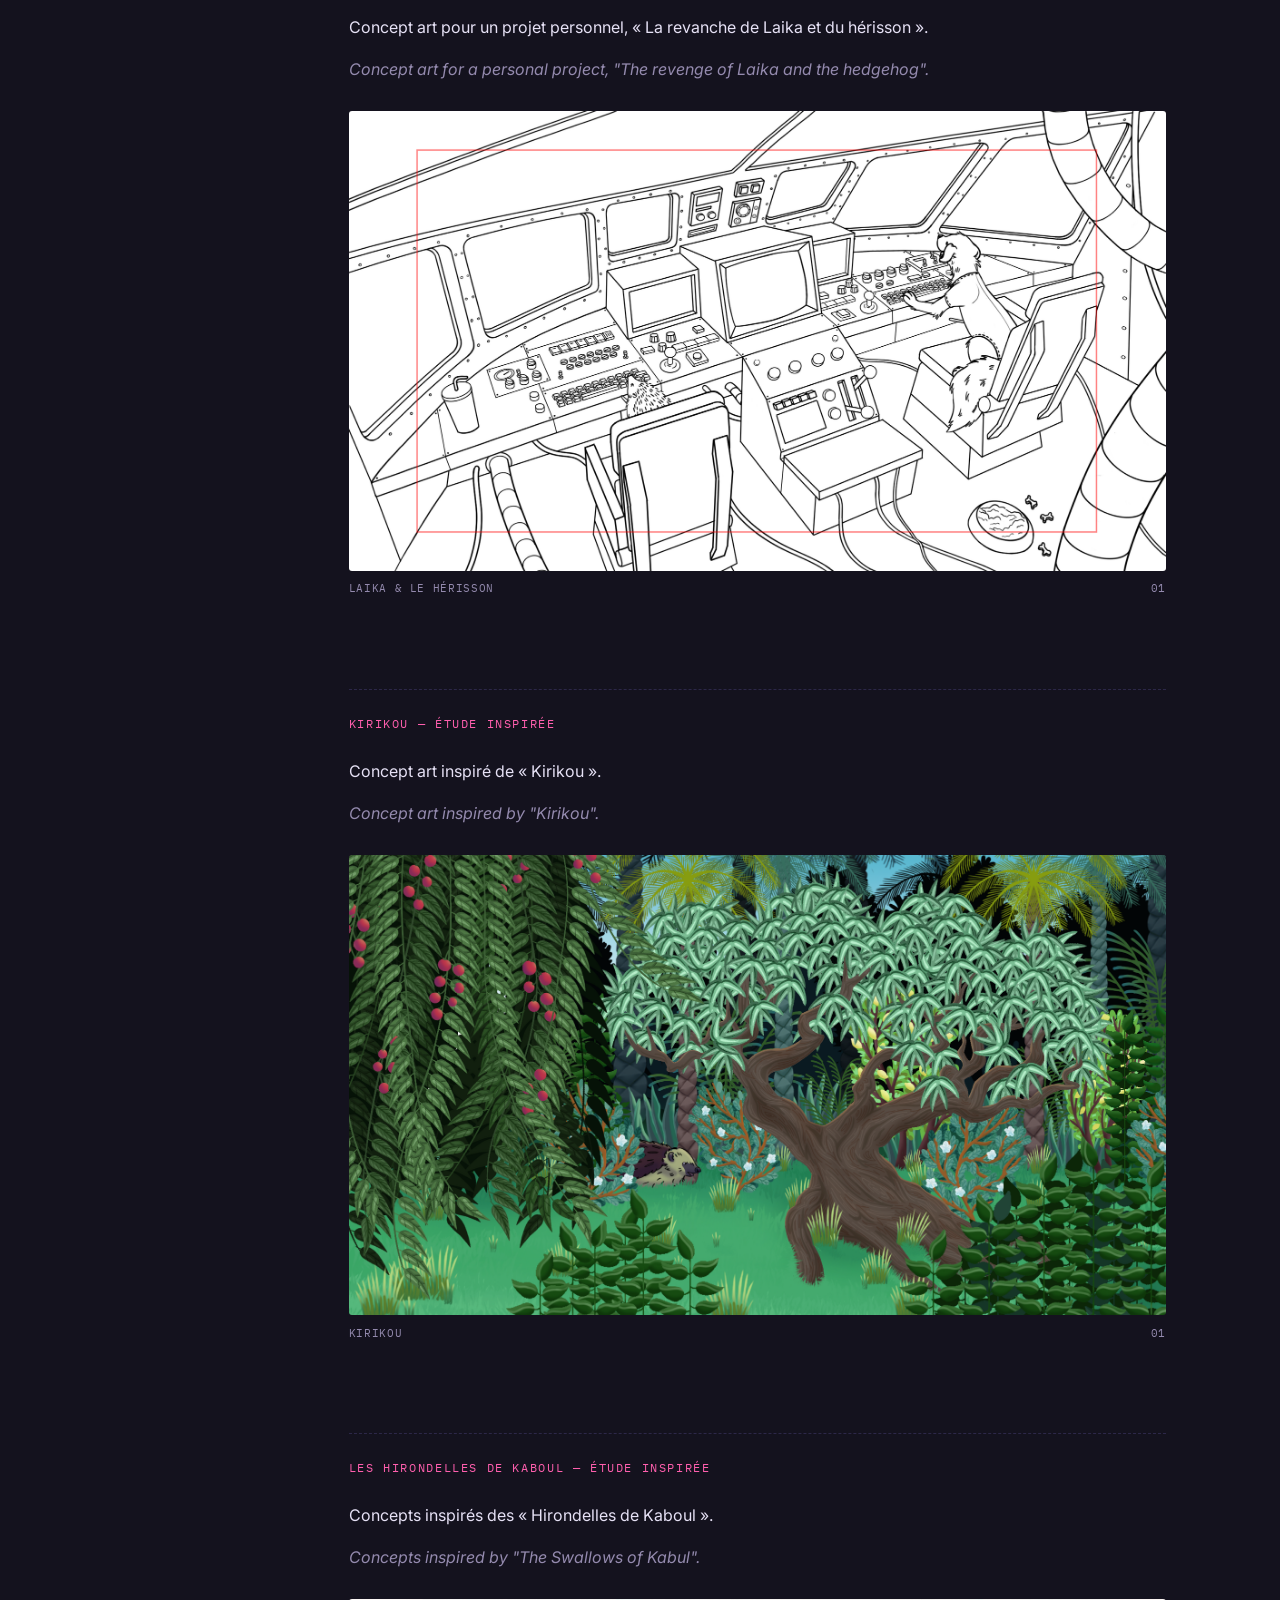
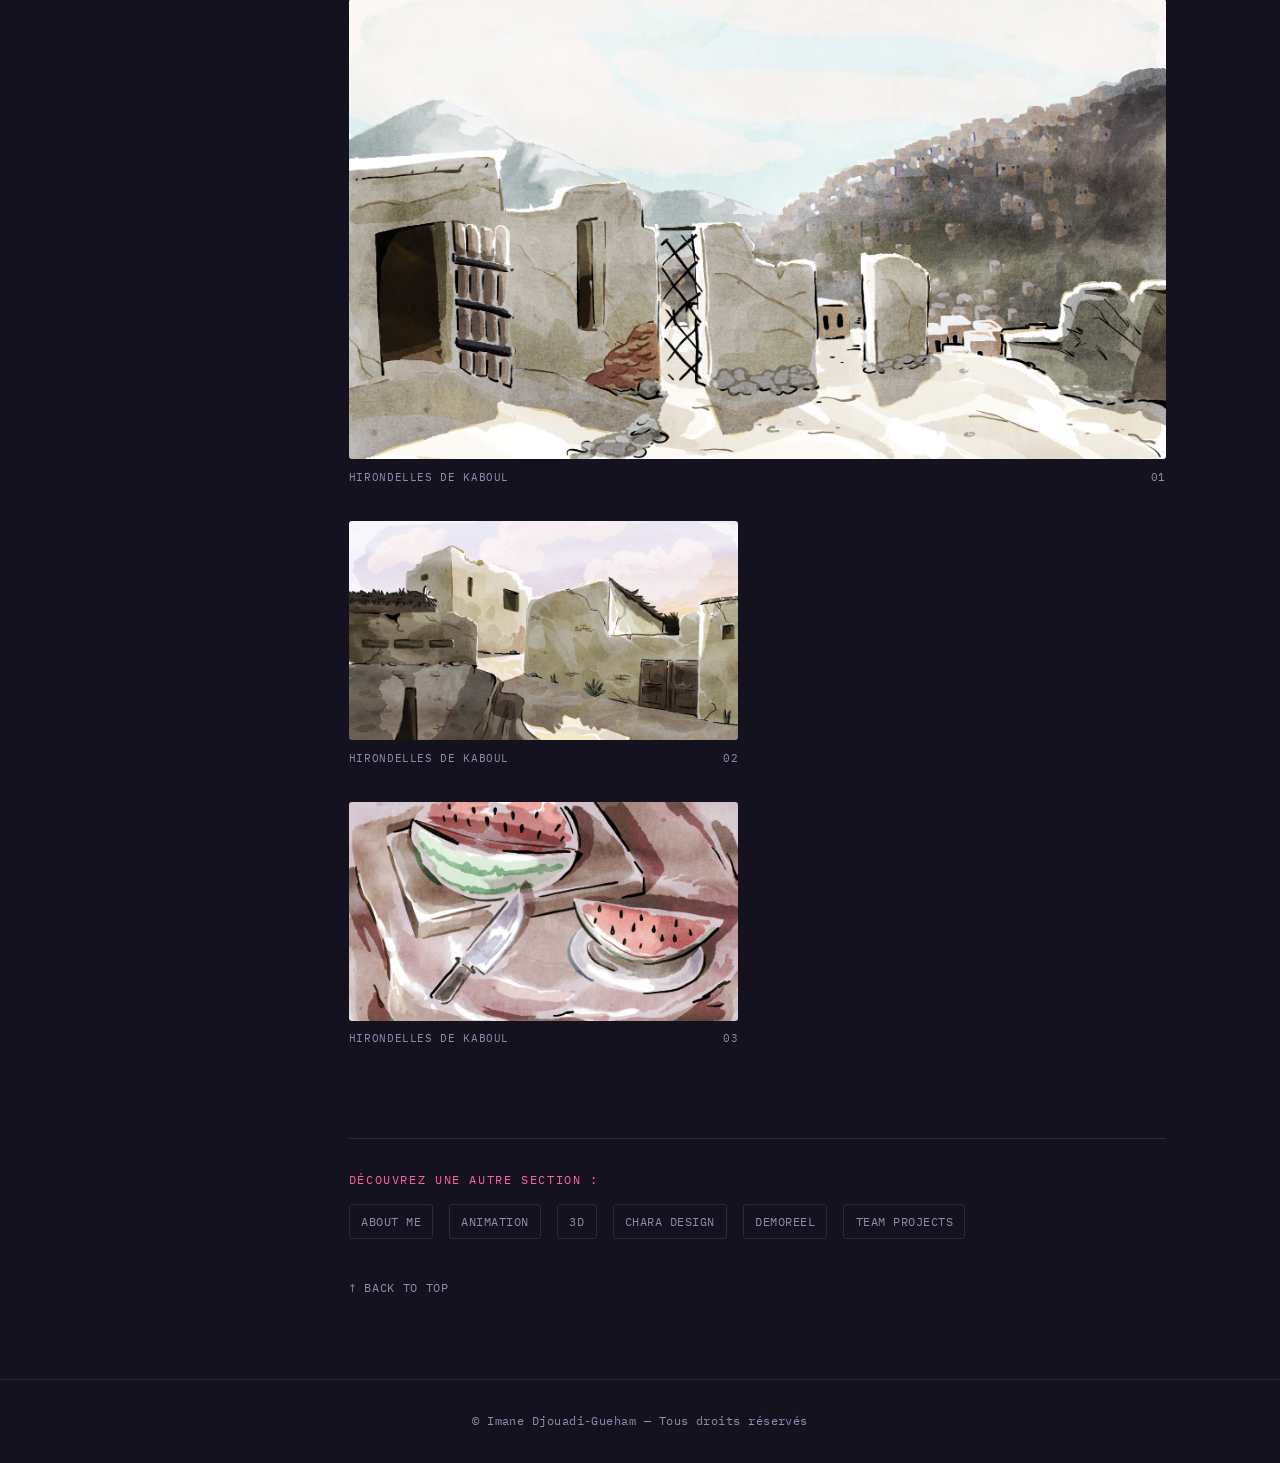
<file: concepts-illustrations.html>
<!DOCTYPE html>

<html lang="fr">
<head>
<meta charset="utf-8"/>
<meta content="width=device-width, initial-scale=1" name="viewport"/>
<title>Imane DJOUADI-GUEHAM — Concept &amp; Background</title>
<meta content="Je suis passionnée par l'animation 2D comme 3D !" name="description"/>
<link href="images/stick_favicon.png" rel="icon"/>
<link href="style.css" rel="stylesheet"/>
</head>
<body>
<a class="skip-link" href="#main">Aller au contenu</a>
<header class="site-header">
<div class="header-inner">
<a class="logo" href="index.html"><span class="logo-mark">IDG</span> Imane Djouadi-Gueham</a>
<button aria-expanded="false" aria-label="Ouvrir le menu" class="nav-toggle">☰</button>
<nav class="main-nav"><a href="index.html">Accueil</a>
<a href="about-me.html">About Me</a>
<a href="concepts-illustrations.html">Concept &amp; Background</a>
<a href="animation.html">Animation</a>
<a href="3d.html">3D</a>
<a href="character-design.html">Chara Design</a>
<a href="demoreel.html">Demoreel</a>
<a href="team-projects.html">Team Projects</a></nav>
</div>
</header>
<div class="page-head"><h1>Concept &amp; Background</h1></div>
<main class="main-with-sidenav" id="main"><div class="page-with-sidenav"><nav aria-label="Projets de cette section" class="side-nav"><span class="side-nav-title">Projets</span><a href="#sos-ames-blessees-line-art-colorisation">SOS Âmes Blessées (line-art)</a><a href="#sos-ames-blessees-concept-art">SOS Âmes Blessées (concept art)</a><a href="#mimesis-decor-couleur">Mimesis</a><a href="#la-revanche-de-laika-et-du-herisson-projet-personnel">Laika &amp; le hérisson</a><a href="#kirikou-etude-inspiree">Kirikou</a><a href="#les-hirondelles-de-kaboul-etude-inspiree">Hirondelles de Kaboul</a></nav><div class="page-content">
<div class="group-head" id="sos-ames-blessees-line-art-colorisation">
<span class="eyebrow">SOS Âmes Blessées — line-art &amp; colorisation</span>
<div class="bilingual">
<p class="fr">Colorisations et lignes pour le court-métrage « SOS âmes blessées ».</p>
<p class="en">Line-art and color-art for the short film "SOS hurted souls".</p>
</div>
</div>
<div class="reel">
<figure class="gallery-item gallery-wide"><button aria-label="Agrandir : SOS âmes blessées — line-art / colorisation 1" class="gallery-trigger" type="button"><img alt="SOS âmes blessées — line-art / colorisation 1" class="gallery-img" loading="lazy" src="images/concepts-sos-lineart-01.png"/></button><figcaption class="gallery-tab"><span>SOS ÂMES BLESSÉES</span><span>01</span></figcaption></figure>
<figure class="gallery-item"><button aria-label="Agrandir : SOS âmes blessées — line-art / colorisation 2" class="gallery-trigger" type="button"><img alt="SOS âmes blessées — line-art / colorisation 2" class="gallery-img" loading="lazy" src="images/concepts-sos-lineart-02.png"/></button><figcaption class="gallery-tab"><span>SOS ÂMES BLESSÉES</span><span>02</span></figcaption></figure>
<figure class="gallery-item"><button aria-label="Agrandir : SOS âmes blessées — line-art / colorisation 3" class="gallery-trigger" type="button"><img alt="SOS âmes blessées — line-art / colorisation 3" class="gallery-img" loading="lazy" src="images/concepts-sos-lineart-03.png"/></button><figcaption class="gallery-tab"><span>SOS ÂMES BLESSÉES</span><span>03</span></figcaption></figure>
<figure class="gallery-item"><button aria-label="Agrandir : SOS âmes blessées — line-art / colorisation 4" class="gallery-trigger" type="button"><img alt="SOS âmes blessées — line-art / colorisation 4" class="gallery-img" loading="lazy" src="images/concepts-sos-lineart-04.png"/></button><figcaption class="gallery-tab"><span>SOS ÂMES BLESSÉES</span><span>04</span></figcaption></figure>
<figure class="gallery-item"><button aria-label="Agrandir : SOS âmes blessées — line-art / colorisation 5" class="gallery-trigger" type="button"><img alt="SOS âmes blessées — line-art / colorisation 5" class="gallery-img" loading="lazy" src="images/concepts-sos-lineart-05.png"/></button><figcaption class="gallery-tab"><span>SOS ÂMES BLESSÉES</span><span>05</span></figcaption></figure>
<figure class="gallery-item"><button aria-label="Agrandir : SOS âmes blessées — line-art / colorisation 6" class="gallery-trigger" type="button"><img alt="SOS âmes blessées — line-art / colorisation 6" class="gallery-img" loading="lazy" src="images/concepts-sos-lineart-06.png"/></button><figcaption class="gallery-tab"><span>SOS ÂMES BLESSÉES</span><span>06</span></figcaption></figure>
<figure class="gallery-item"><button aria-label="Agrandir : SOS âmes blessées — line-art / colorisation 7" class="gallery-trigger" type="button"><img alt="SOS âmes blessées — line-art / colorisation 7" class="gallery-img" loading="lazy" src="images/concepts-sos-lineart-07.png"/></button><figcaption class="gallery-tab"><span>SOS ÂMES BLESSÉES</span><span>07</span></figcaption></figure>
<figure class="gallery-item"><button aria-label="Agrandir : SOS âmes blessées — line-art / colorisation 8" class="gallery-trigger" type="button"><img alt="SOS âmes blessées — line-art / colorisation 8" class="gallery-img" loading="lazy" src="images/concepts-sos-lineart-08.png"/></button><figcaption class="gallery-tab"><span>SOS ÂMES BLESSÉES</span><span>08</span></figcaption></figure>
<figure class="gallery-item"><button aria-label="Agrandir : SOS âmes blessées — line-art / colorisation 9" class="gallery-trigger" type="button"><img alt="SOS âmes blessées — line-art / colorisation 9" class="gallery-img" loading="lazy" src="images/concepts-sos-lineart-09.png"/></button><figcaption class="gallery-tab"><span>SOS ÂMES BLESSÉES</span><span>09</span></figcaption></figure>
<figure class="gallery-item gallery-wide"><button aria-label="Agrandir : SOS âmes blessées — line-art / colorisation 10" class="gallery-trigger" type="button"><img alt="SOS âmes blessées — line-art / colorisation 10" class="gallery-img" loading="lazy" src="images/concepts-sos-lineart-10.png"/></button><figcaption class="gallery-tab"><span>SOS ÂMES BLESSÉES</span><span>10</span></figcaption></figure>
<figure class="gallery-item"><button aria-label="Agrandir : SOS âmes blessées — line-art / colorisation 11" class="gallery-trigger" type="button"><img alt="SOS âmes blessées — line-art / colorisation 11" class="gallery-img" loading="lazy" src="images/concepts-sos-lineart-11.png"/></button><figcaption class="gallery-tab"><span>SOS ÂMES BLESSÉES</span><span>11</span></figcaption></figure>
<figure class="gallery-item"><button aria-label="Agrandir : SOS âmes blessées — line-art / colorisation 12" class="gallery-trigger" type="button"><img alt="SOS âmes blessées — line-art / colorisation 12" class="gallery-img" loading="lazy" src="images/concepts-sos-lineart-12.png"/></button><figcaption class="gallery-tab"><span>SOS ÂMES BLESSÉES</span><span>12</span></figcaption></figure>
<figure class="gallery-item gallery-wide"><button aria-label="Agrandir : SOS âmes blessées — line-art / colorisation 13" class="gallery-trigger" type="button"><img alt="SOS âmes blessées — line-art / colorisation 13" class="gallery-img" loading="lazy" src="images/concepts-sos-lineart-13.png"/></button><figcaption class="gallery-tab"><span>SOS ÂMES BLESSÉES</span><span>13</span></figcaption></figure>
</div>
<div class="group-head" id="sos-ames-blessees-concept-art">
<span class="eyebrow">SOS Âmes Blessées — concept art</span>
<div class="bilingual">
<p class="fr">Concept arts pour le court-métrage « SOS âmes blessées ».</p>
<p class="en">Concept arts for the short film "SOS hurted souls".</p>
</div>
</div>
<div class="reel">
<figure class="gallery-item"><button aria-label="Agrandir : SOS âmes blessées — concept art 1" class="gallery-trigger" type="button"><img alt="SOS âmes blessées — concept art 1" class="gallery-img" loading="lazy" src="images/concepts-sos-conceptart-01.png"/></button><figcaption class="gallery-tab"><span>SOS ÂMES BLESSÉES</span><span>01</span></figcaption></figure>
<figure class="gallery-item"><button aria-label="Agrandir : SOS âmes blessées — concept art 2" class="gallery-trigger" type="button"><img alt="SOS âmes blessées — concept art 2" class="gallery-img" loading="lazy" src="images/concepts-sos-conceptart-02.png"/></button><figcaption class="gallery-tab"><span>SOS ÂMES BLESSÉES</span><span>02</span></figcaption></figure>
<figure class="gallery-item"><button aria-label="Agrandir : SOS âmes blessées — concept art 3" class="gallery-trigger" type="button"><img alt="SOS âmes blessées — concept art 3" class="gallery-img" loading="lazy" src="images/concepts-sos-conceptart-03.png"/></button><figcaption class="gallery-tab"><span>SOS ÂMES BLESSÉES</span><span>03</span></figcaption></figure>
<figure class="gallery-item"><button aria-label="Agrandir : SOS âmes blessées — concept art 4" class="gallery-trigger" type="button"><img alt="SOS âmes blessées — concept art 4" class="gallery-img" loading="lazy" src="images/concepts-sos-conceptart-04.png"/></button><figcaption class="gallery-tab"><span>SOS ÂMES BLESSÉES</span><span>04</span></figcaption></figure>
</div>
<div class="group-head" id="mimesis-decor-couleur">
<span class="eyebrow">Mimesis — décor couleur</span>
<div class="bilingual">
<p class="fr">Décor couleur pour le court-métrage « Mimesis ».</p>
<p class="en">Background colorisation for the short film "Mimesis".</p>
</div>
</div>
<div class="reel">
<figure class="gallery-item"><button aria-label="Agrandir : Mimesis — décor couleur 1" class="gallery-trigger" type="button"><img alt="Mimesis — décor couleur 1" class="gallery-img" loading="lazy" src="images/concepts-mimesis-01.png"/></button><figcaption class="gallery-tab"><span>MIMESIS</span><span>01</span></figcaption></figure>
<figure class="gallery-item"><button aria-label="Agrandir : Mimesis — décor couleur 2" class="gallery-trigger" type="button"><img alt="Mimesis — décor couleur 2" class="gallery-img" loading="lazy" src="images/concepts-mimesis-02.png"/></button><figcaption class="gallery-tab"><span>MIMESIS</span><span>02</span></figcaption></figure>
<figure class="gallery-item"><button aria-label="Agrandir : Mimesis — décor couleur 3" class="gallery-trigger" type="button"><img alt="Mimesis — décor couleur 3" class="gallery-img" loading="lazy" src="images/concepts-mimesis-03.png"/></button><figcaption class="gallery-tab"><span>MIMESIS</span><span>03</span></figcaption></figure>
<figure class="gallery-item"><button aria-label="Agrandir : Mimesis — décor couleur 4" class="gallery-trigger" type="button"><img alt="Mimesis — décor couleur 4" class="gallery-img" loading="lazy" src="images/concepts-mimesis-04.png"/></button><figcaption class="gallery-tab"><span>MIMESIS</span><span>04</span></figcaption></figure>
<figure class="gallery-item gallery-wide"><button aria-label="Agrandir : Mimesis — décor couleur 5" class="gallery-trigger" type="button"><img alt="Mimesis — décor couleur 5" class="gallery-img" loading="lazy" src="images/concepts-mimesis-05.png"/></button><figcaption class="gallery-tab"><span>MIMESIS</span><span>05</span></figcaption></figure>
</div>
<div class="group-head" id="la-revanche-de-laika-et-du-herisson-projet-personnel">
<span class="eyebrow">La revanche de Laika et du hérisson — projet personnel</span>
<div class="bilingual">
<p class="fr">Concept art pour un projet personnel, « La revanche de Laika et du hérisson ».</p>
<p class="en">Concept art for a personal project, "The revenge of Laika and the hedgehog".</p>
</div>
</div>
<div class="reel">
<figure class="gallery-item gallery-wide"><button aria-label="Agrandir : La revanche de Laika et du hérisson — concept art" class="gallery-trigger" type="button"><img alt="La revanche de Laika et du hérisson — concept art" class="gallery-img" loading="lazy" src="images/concepts-laika-01.png"/></button><figcaption class="gallery-tab"><span>LAIKA &amp; LE HÉRISSON</span><span>01</span></figcaption></figure>
</div>
<div class="group-head" id="kirikou-etude-inspiree">
<span class="eyebrow">Kirikou — étude inspirée</span>
<div class="bilingual">
<p class="fr">Concept art inspiré de « Kirikou ».</p>
<p class="en">Concept art inspired by "Kirikou".</p>
</div>
</div>
<div class="reel">
<figure class="gallery-item gallery-wide"><button aria-label="Agrandir : Concept art inspiré de Kirikou" class="gallery-trigger" type="button"><img alt="Concept art inspiré de Kirikou" class="gallery-img" loading="lazy" src="images/concepts-kirikou-01.png"/></button><figcaption class="gallery-tab"><span>KIRIKOU</span><span>01</span></figcaption></figure>
</div>
<div class="group-head" id="les-hirondelles-de-kaboul-etude-inspiree">
<span class="eyebrow">Les Hirondelles de Kaboul — étude inspirée</span>
<div class="bilingual">
<p class="fr">Concepts inspirés des « Hirondelles de Kaboul ».</p>
<p class="en">Concepts inspired by "The Swallows of Kabul".</p>
</div>
</div>
<div class="reel">
<figure class="gallery-item gallery-wide"><button aria-label="Agrandir : Les Hirondelles de Kaboul — concept 1" class="gallery-trigger" type="button"><img alt="Les Hirondelles de Kaboul — concept 1" class="gallery-img" loading="lazy" src="images/concepts-hirondelles-01.png"/></button><figcaption class="gallery-tab"><span>HIRONDELLES DE KABOUL</span><span>01</span></figcaption></figure>
<figure class="gallery-item"><button aria-label="Agrandir : Les Hirondelles de Kaboul — concept 2" class="gallery-trigger" type="button"><img alt="Les Hirondelles de Kaboul — concept 2" class="gallery-img" loading="lazy" src="images/concepts-hirondelles-02.png"/></button><figcaption class="gallery-tab"><span>HIRONDELLES DE KABOUL</span><span>02</span></figcaption></figure>
<figure class="gallery-item"><button aria-label="Agrandir : Les Hirondelles de Kaboul — concept 3" class="gallery-trigger" type="button"><img alt="Les Hirondelles de Kaboul — concept 3" class="gallery-img" loading="lazy" src="images/concepts-hirondelles-03.png"/></button><figcaption class="gallery-tab"><span>HIRONDELLES DE KABOUL</span><span>03</span></figcaption></figure>
</div>
<div class="discover">
<span class="eyebrow">Découvrez une autre section :</span>
<div class="discover-links"><a href="about-me.html">About Me</a><a href="animation.html">Animation</a><a href="3d.html">3D</a><a href="character-design.html">Chara Design</a><a href="demoreel.html">Demoreel</a><a href="team-projects.html">Team Projects</a></div>
<a class="back-top" href="#">↑ Back to Top</a>
</div>
</div></div></main>
<footer class="site-footer">© Imane Djouadi-Gueham — Tous droits réservés</footer>
<script src="script.js"></script>
</body>
</html>
</file>
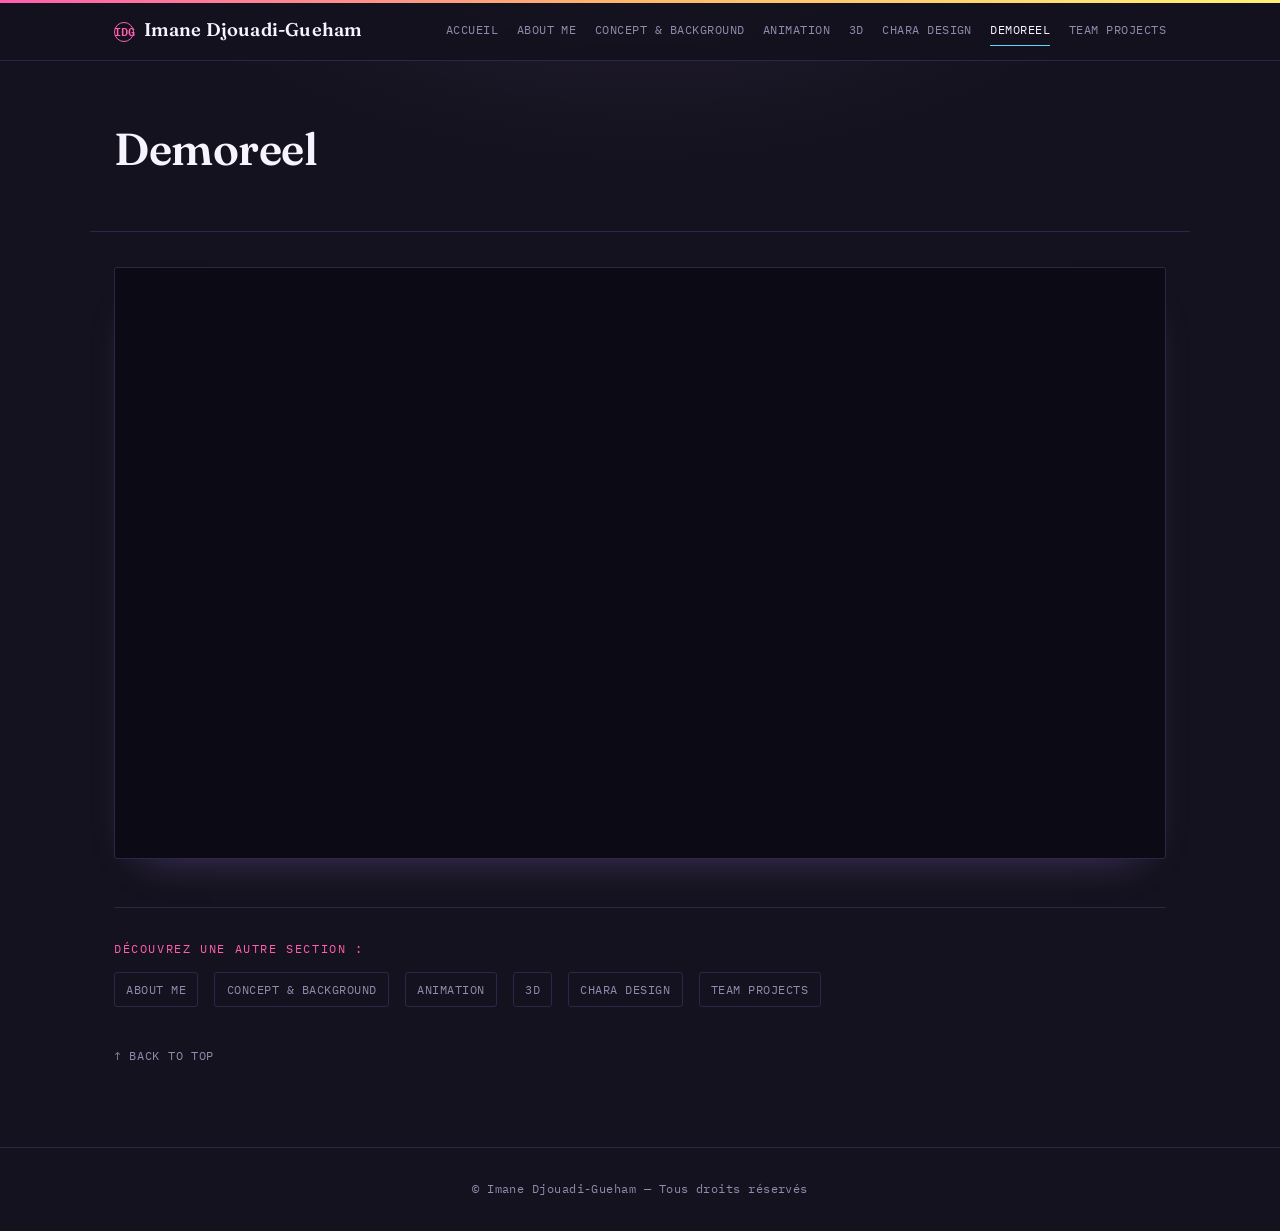
<file: demoreel.html>
<!DOCTYPE html>

<html lang="fr">
<head>
<meta charset="utf-8"/>
<meta content="width=device-width, initial-scale=1" name="viewport"/>
<title>Imane DJOUADI-GUEHAM — Demoreel</title>
<meta content="Je suis passionnée par l'animation 2D comme 3D !" name="description"/>
<link href="images/stick_favicon.png" rel="icon"/>
<link href="style.css" rel="stylesheet"/>
</head>
<body>
<a class="skip-link" href="#main">Aller au contenu</a>
<header class="site-header">
<div class="header-inner">
<a class="logo" href="index.html"><span class="logo-mark">IDG</span> Imane Djouadi-Gueham</a>
<button aria-expanded="false" aria-label="Ouvrir le menu" class="nav-toggle">☰</button>
<nav class="main-nav"><a href="index.html">Accueil</a>
<a href="about-me.html">About Me</a>
<a href="concepts-illustrations.html">Concept &amp; Background</a>
<a href="animation.html">Animation</a>
<a href="3d.html">3D</a>
<a href="character-design.html">Chara Design</a>
<a href="demoreel.html">Demoreel</a>
<a href="team-projects.html">Team Projects</a></nav>
</div>
</header>
<div class="page-head"><h1>Demoreel</h1></div>
<main id="main">
<div class="video-block">
<div class="video-frame">
<iframe allow="autoplay; fullscreen" allowfullscreen="" loading="lazy" src="https://www-ccv.adobe.io/v1/player/ccv/IdHdKd4ux_w/embed?bgcolor=%23191919&amp;lazyLoading=true&amp;api_key=BehancePro2View" title="Demoreel — Imane Djouadi-Gueham"></iframe>
</div>
</div>
<div class="discover">
<span class="eyebrow">Découvrez une autre section :</span>
<div class="discover-links"><a href="about-me.html">About Me</a><a href="concepts-illustrations.html">Concept &amp; Background</a><a href="animation.html">Animation</a><a href="3d.html">3D</a><a href="character-design.html">Chara Design</a><a href="team-projects.html">Team Projects</a></div>
<a class="back-top" href="#">↑ Back to Top</a>
</div>
</main>
<footer class="site-footer">© Imane Djouadi-Gueham — Tous droits réservés</footer>
<script src="script.js"></script>
</body>
</html>
</file>
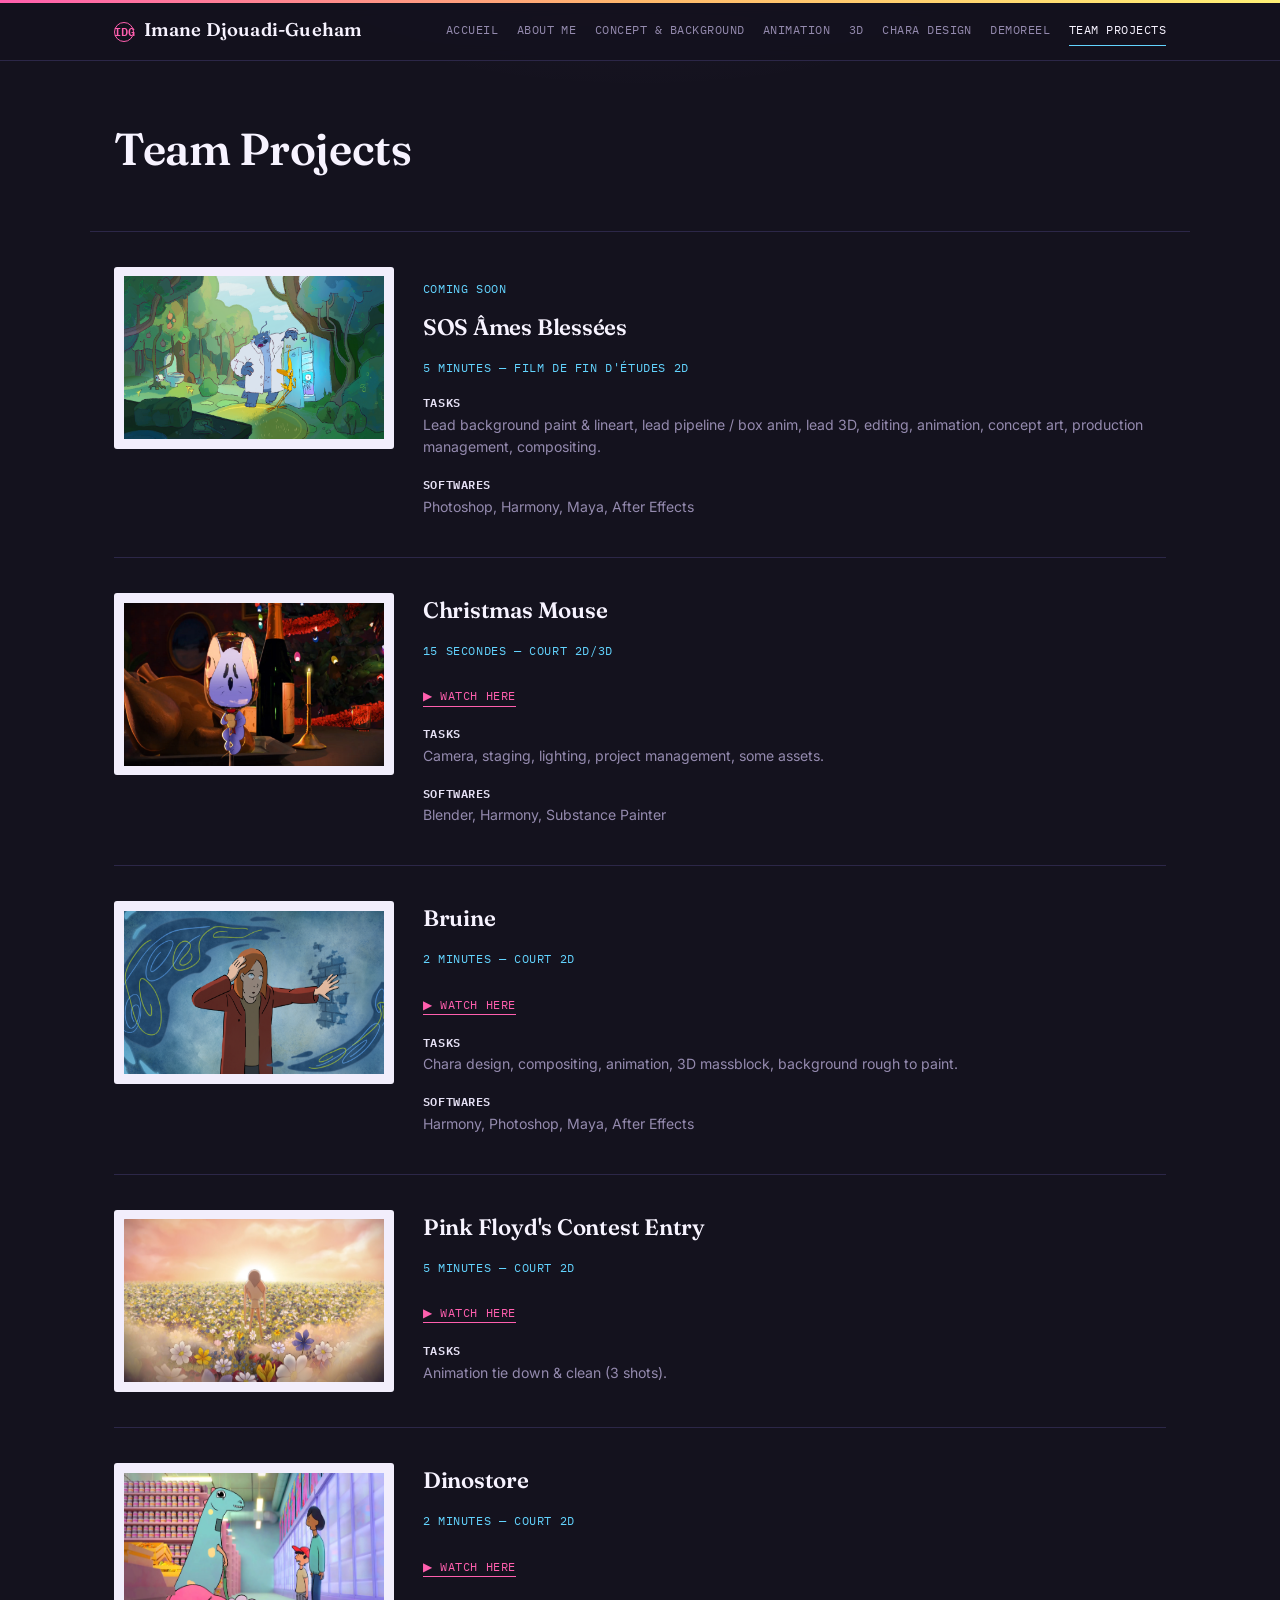
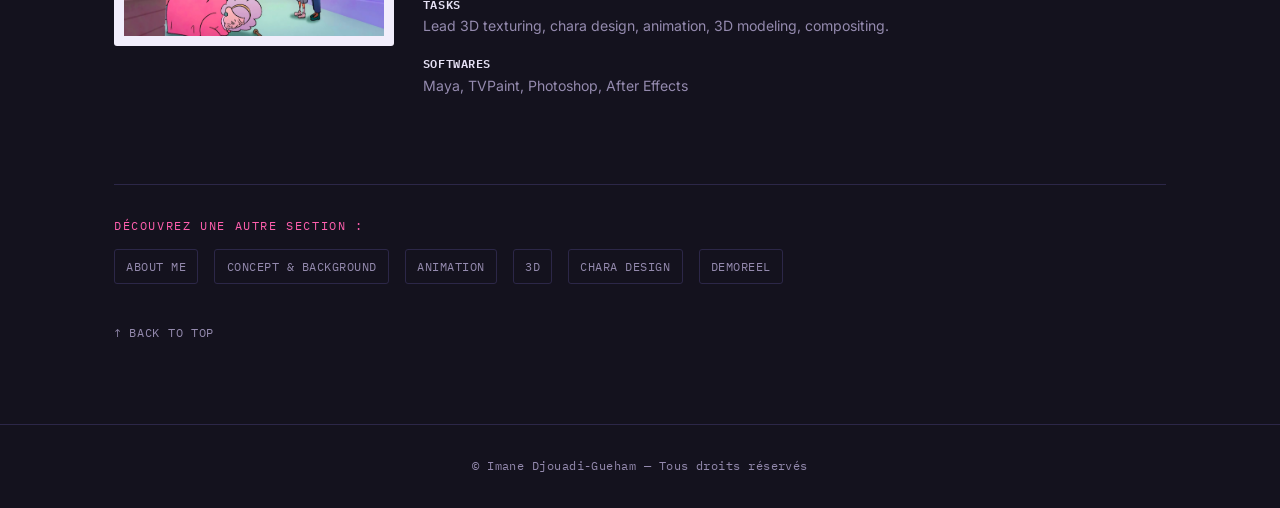
<file: team-projects.html>
<!DOCTYPE html>

<html lang="fr">
<head>
<meta charset="utf-8"/>
<meta content="width=device-width, initial-scale=1" name="viewport"/>
<title>Imane DJOUADI-GUEHAM — Team Projects</title>
<meta content="Je suis passionnée par l'animation 2D comme 3D !" name="description"/>
<link href="images/stick_favicon.png" rel="icon"/>
<link href="style.css" rel="stylesheet"/>
</head>
<body>
<a class="skip-link" href="#main">Aller au contenu</a>
<header class="site-header">
<div class="header-inner">
<a class="logo" href="index.html"><span class="logo-mark">IDG</span> Imane Djouadi-Gueham</a>
<button aria-expanded="false" aria-label="Ouvrir le menu" class="nav-toggle">☰</button>
<nav class="main-nav"><a href="index.html">Accueil</a>
<a href="about-me.html">About Me</a>
<a href="concepts-illustrations.html">Concept &amp; Background</a>
<a href="animation.html">Animation</a>
<a href="3d.html">3D</a>
<a href="character-design.html">Chara Design</a>
<a href="demoreel.html">Demoreel</a>
<a href="team-projects.html">Team Projects</a></nav>
</div>
</header>
<div class="page-head"><h1>Team Projects</h1></div>
<main id="main">
<article class="project-card">
<div class="paper-wrap"><img alt="SOS Âmes Blessées — affiche / image clé" class="cel-img" src="images/team-sos-ames-blessees.png"/></div>
<div>
<p class="runtime">Coming soon</p>
<h3>SOS Âmes Blessées</h3>
<p class="runtime">5 minutes — film de fin d'études 2D</p>
<p class="meta-line"><b>Tasks</b><br/>Lead background paint &amp; lineart, lead pipeline / box anim, lead 3D, editing, animation, concept art, production management, compositing.</p>
<p class="meta-line"><b>Softwares</b><br/>Photoshop, Harmony, Maya, After Effects</p>
</div>
</article>
<article class="project-card">
<div class="paper-wrap"><img alt="Christmas Mouse — image clé" class="cel-img" src="images/team-christmas-mouse.png"/></div>
<div>
<h3>Christmas Mouse</h3>
<p class="runtime">15 secondes — court 2D/3D</p>
<a class="watch-link" href="https://drive.google.com/file/d/1MkJhtQe6ZYxujSSysUaeLXqE1WNln0Jf/view?usp=sharing" rel="noopener" target="_blank">▶ Watch here</a>
<p class="meta-line"><b>Tasks</b><br/>Camera, staging, lighting, project management, some assets.</p>
<p class="meta-line"><b>Softwares</b><br/>Blender, Harmony, Substance Painter</p>
</div>
</article>
<article class="project-card">
<div class="paper-wrap"><img alt="Bruine — image clé" class="cel-img" src="images/team-bruine.png"/></div>
<div>
<h3>Bruine</h3>
<p class="runtime">2 minutes — court 2D</p>
<a class="watch-link" href="https://www.youtube.com/watch?v=edFeObXG2SU" rel="noopener" target="_blank">▶ Watch here</a>
<p class="meta-line"><b>Tasks</b><br/>Chara design, compositing, animation, 3D massblock, background rough to paint.</p>
<p class="meta-line"><b>Softwares</b><br/>Harmony, Photoshop, Maya, After Effects</p>
</div>
</article>
<article class="project-card">
<div class="paper-wrap"><img alt="Pink Floyd's Contest Entry — image clé" class="cel-img" src="images/team-pinkfloyd.png"/></div>
<div>
<h3>Pink Floyd's Contest Entry</h3>
<p class="runtime">5 minutes — court 2D</p>
<a class="watch-link" href="https://www.youtube.com/watch?v=pDvDC7CBgiQ" rel="noopener" target="_blank">▶ Watch here</a>
<p class="meta-line"><b>Tasks</b><br/>Animation tie down &amp; clean (3 shots).</p>
</div>
</article>
<article class="project-card">
<div class="paper-wrap"><img alt="Dinostore — image clé" class="cel-img" src="images/team-dinostore.png"/></div>
<div>
<h3>Dinostore</h3>
<p class="runtime">2 minutes — court 2D</p>
<a class="watch-link" href="https://www.youtube.com/watch?v=BqbrN43e35g" rel="noopener" target="_blank">▶ Watch here</a>
<p class="meta-line"><b>Tasks</b><br/>Lead 3D texturing, chara design, animation, 3D modeling, compositing.</p>
<p class="meta-line"><b>Softwares</b><br/>Maya, TVPaint, Photoshop, After Effects</p>
</div>
</article>
<div class="discover">
<span class="eyebrow">Découvrez une autre section :</span>
<div class="discover-links"><a href="about-me.html">About Me</a><a href="concepts-illustrations.html">Concept &amp; Background</a><a href="animation.html">Animation</a><a href="3d.html">3D</a><a href="character-design.html">Chara Design</a><a href="demoreel.html">Demoreel</a></div>
<a class="back-top" href="#">↑ Back to Top</a>
</div>
</main>
<footer class="site-footer">© Imane Djouadi-Gueham — Tous droits réservés</footer>
<script src="script.js"></script>
</body>
</html>
</file>
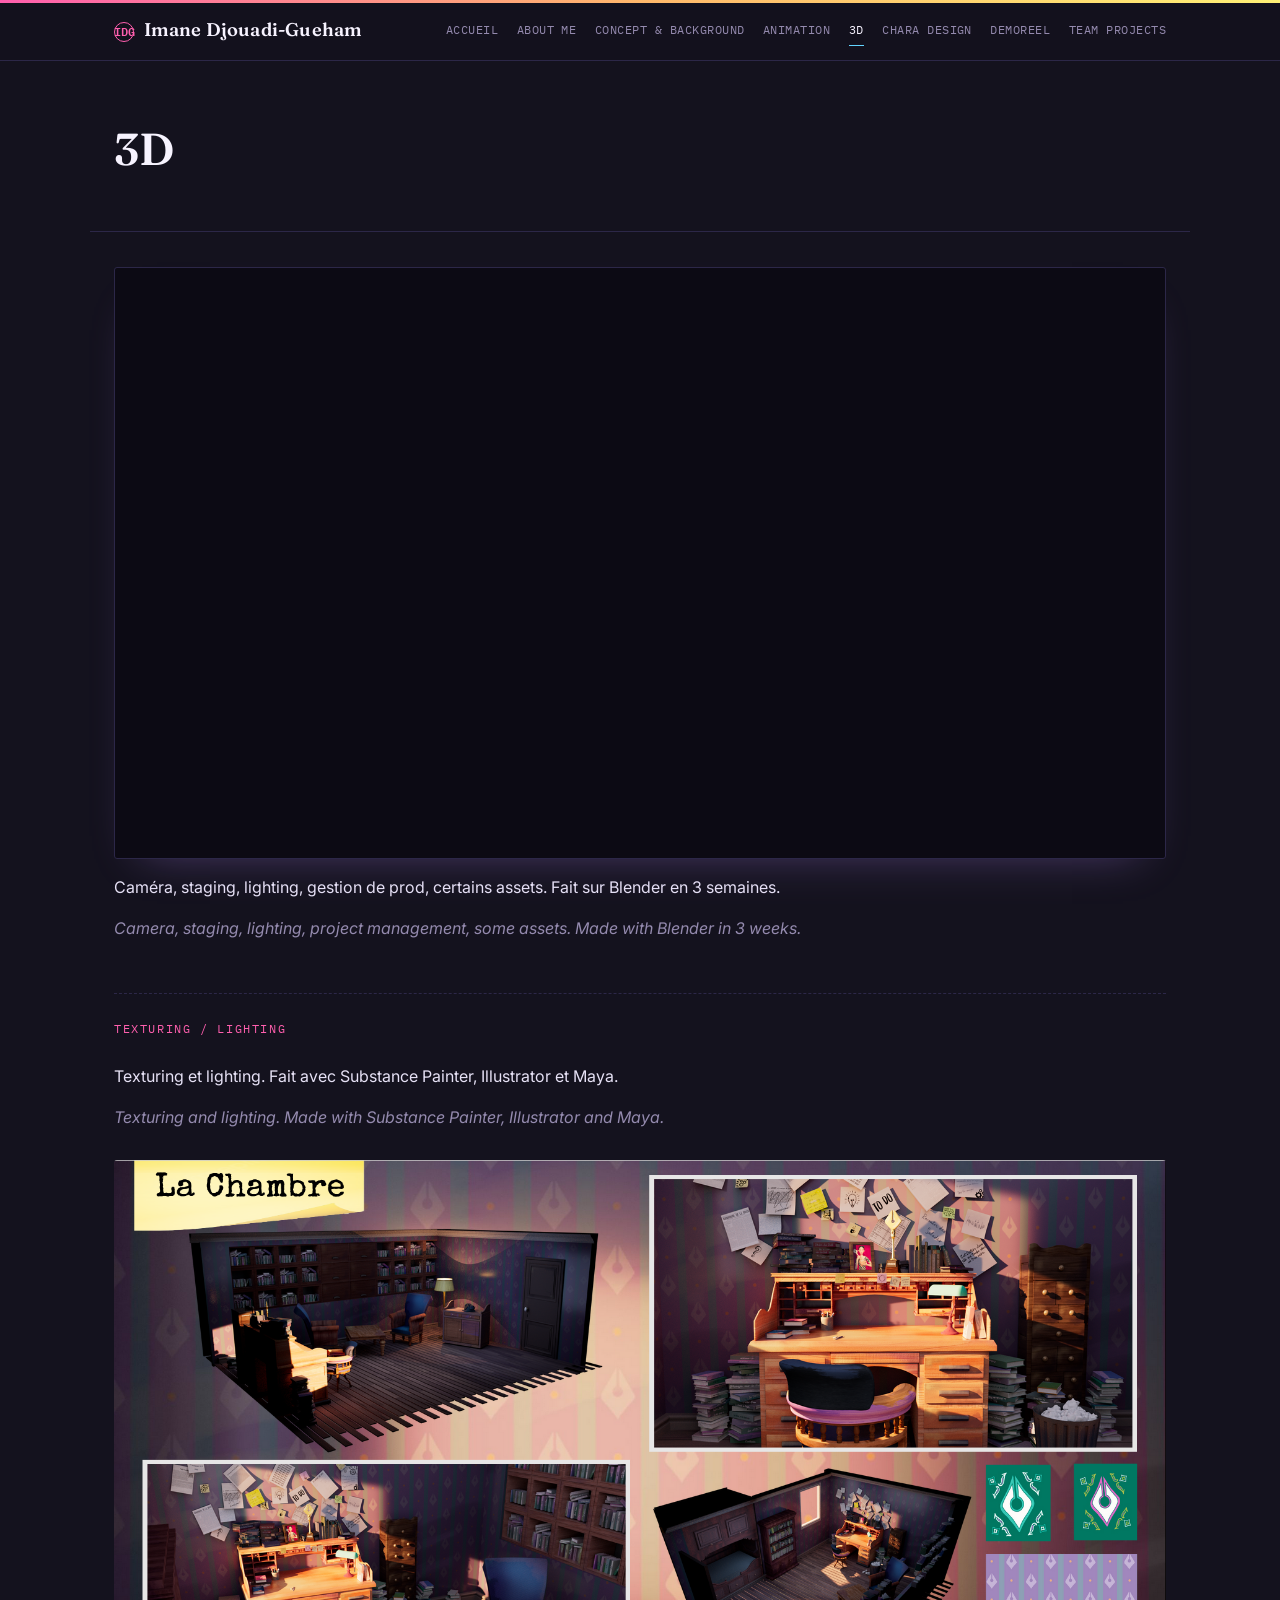
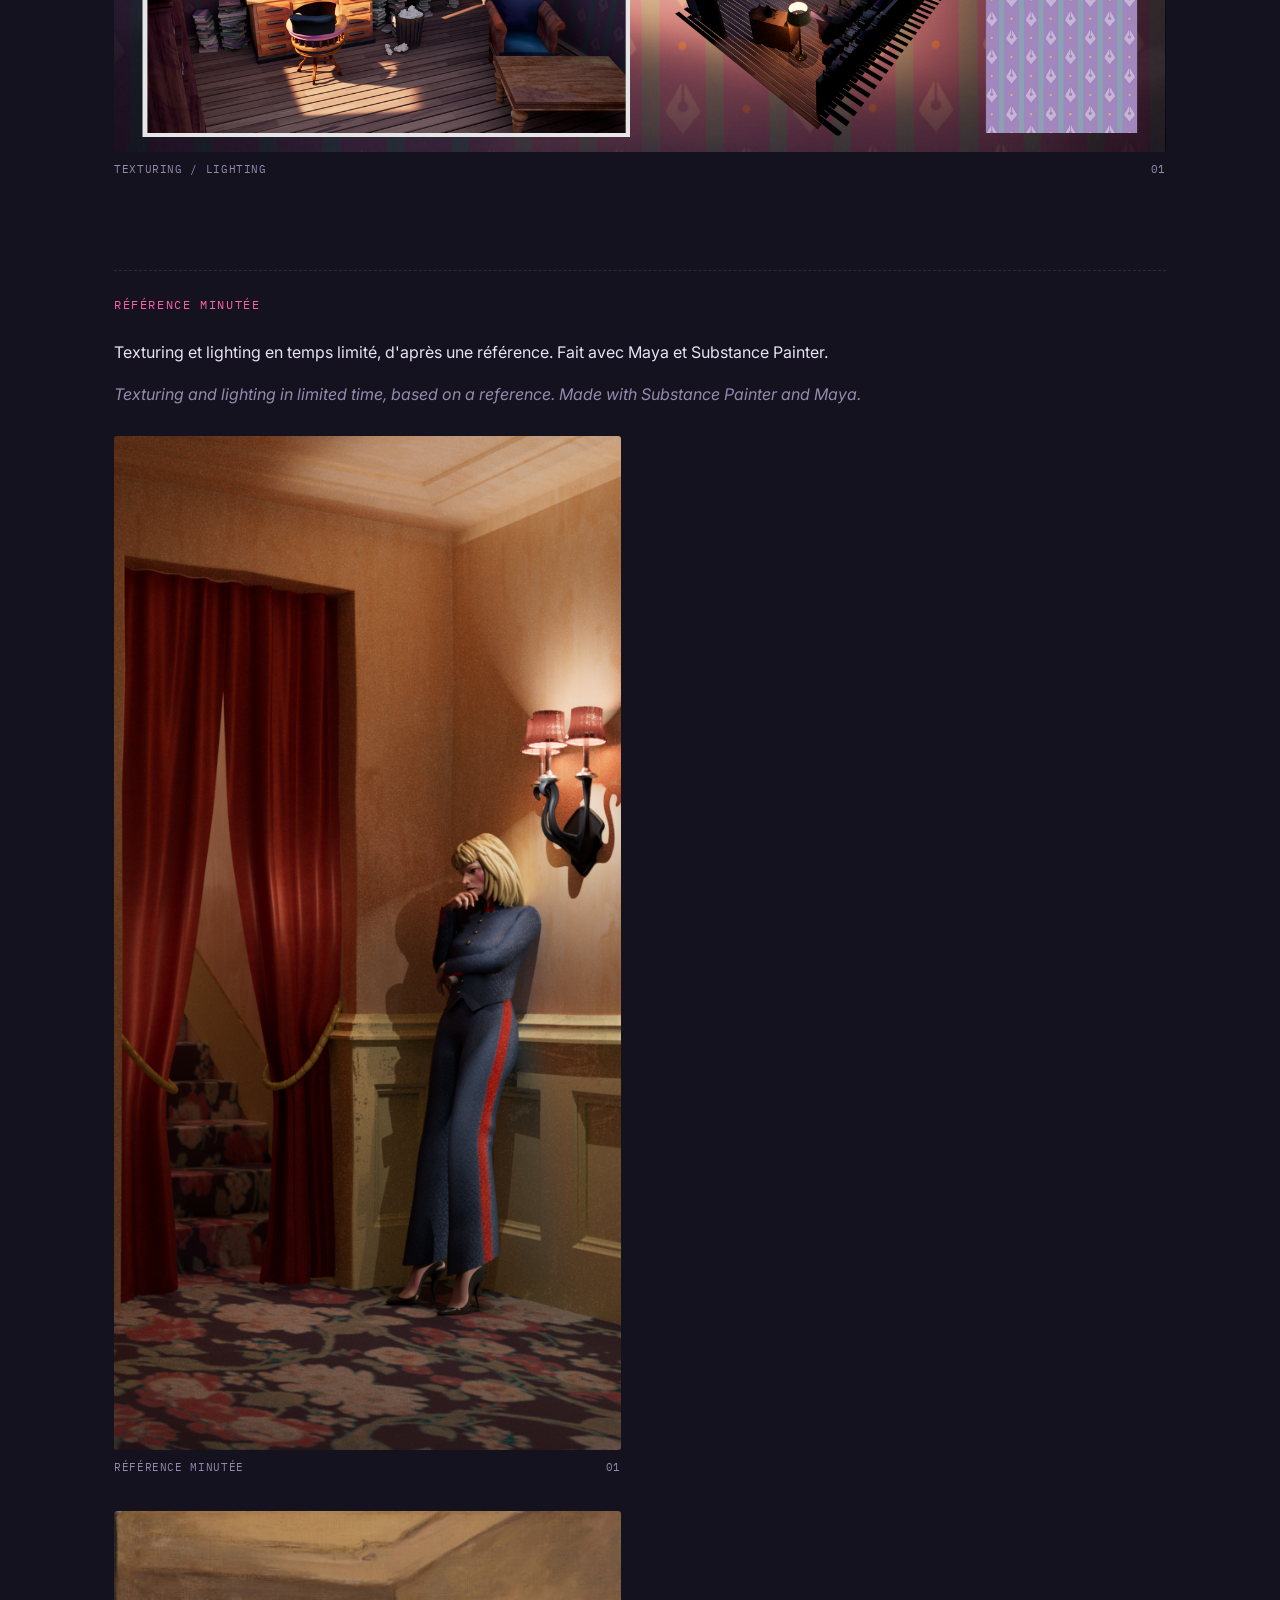
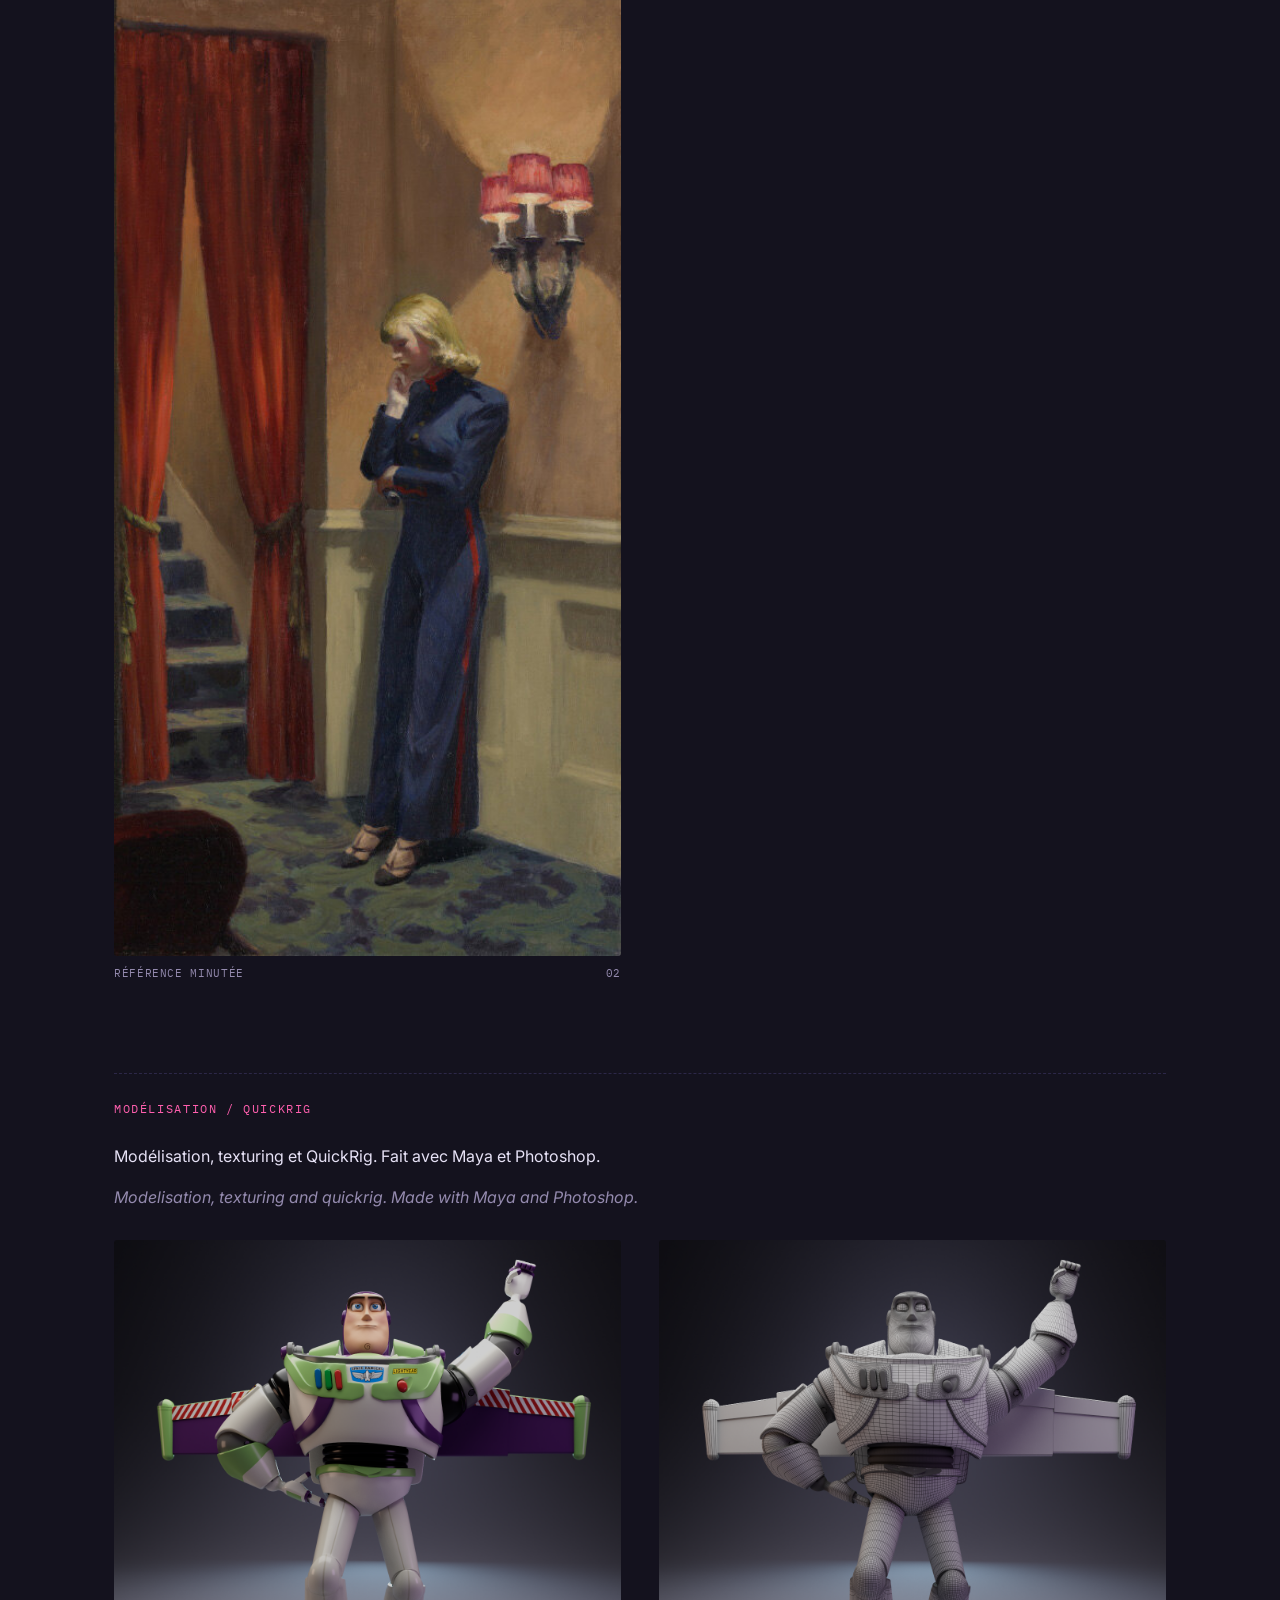
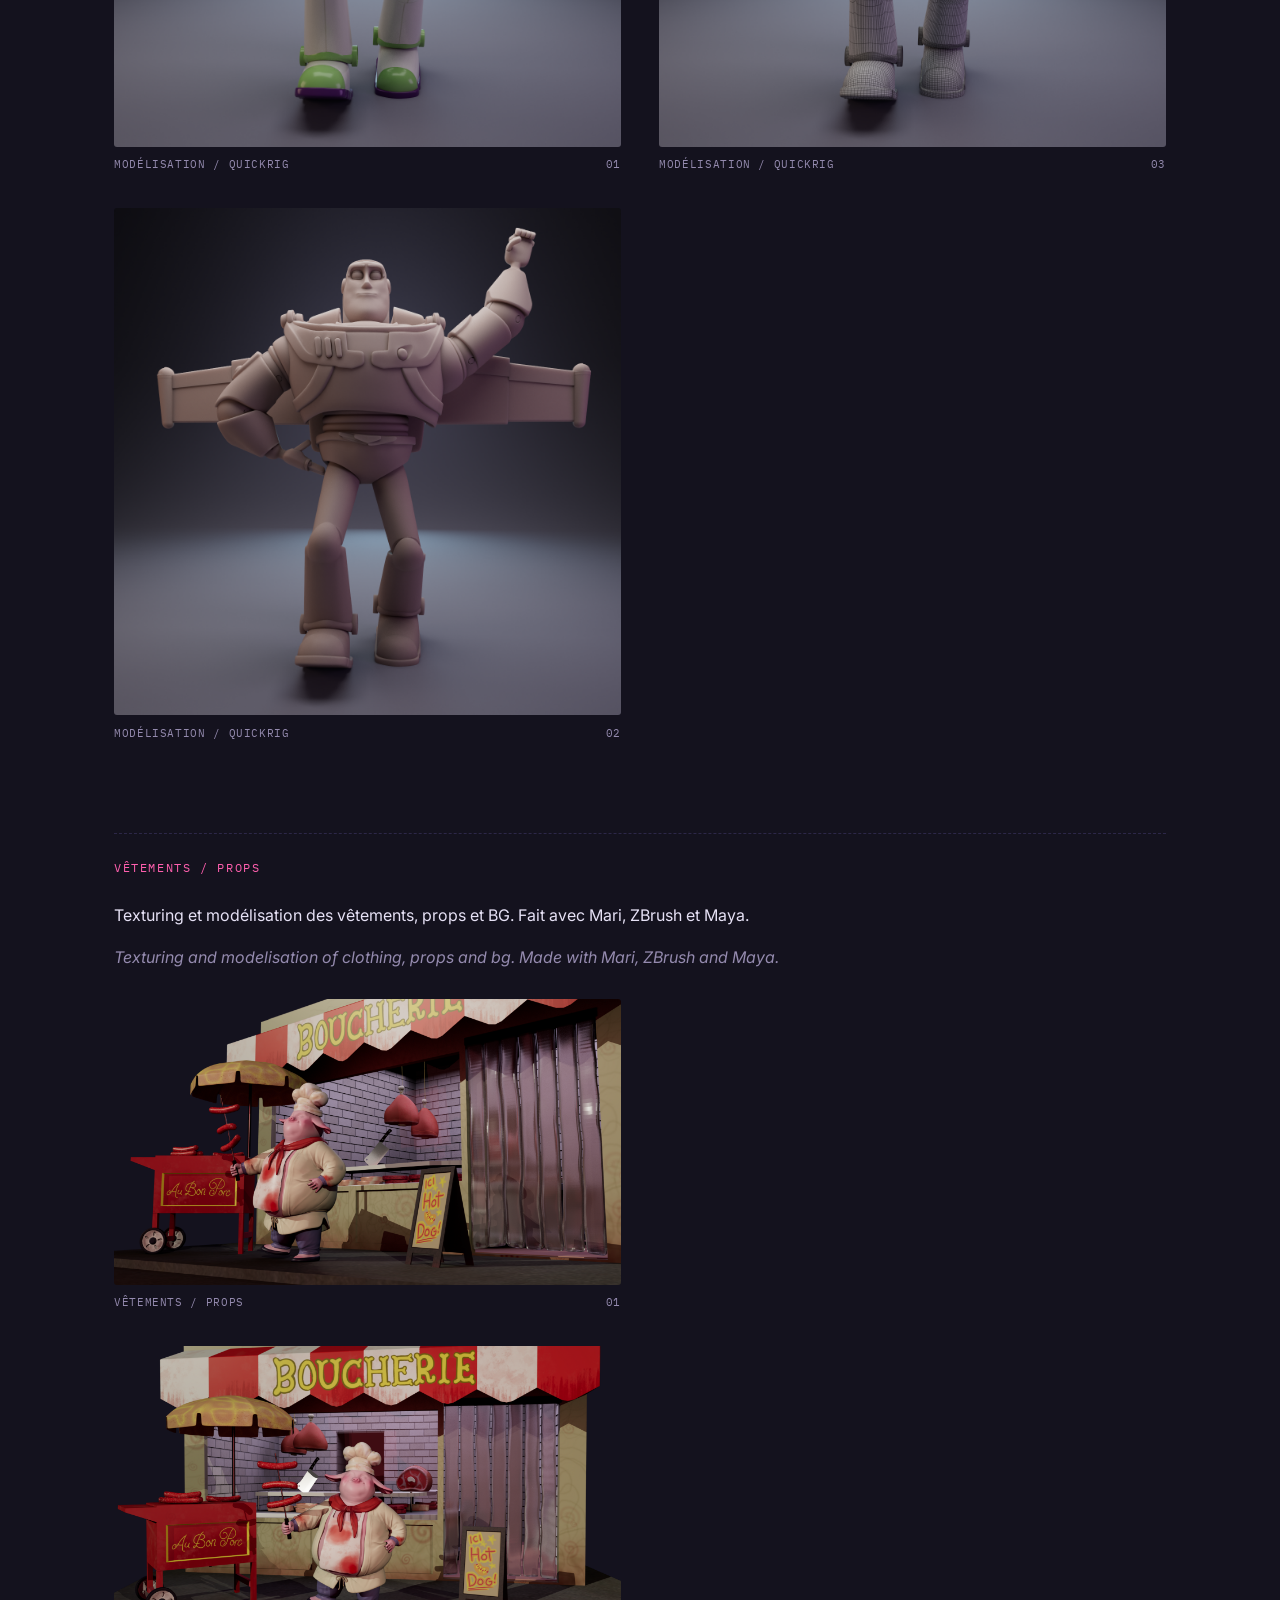
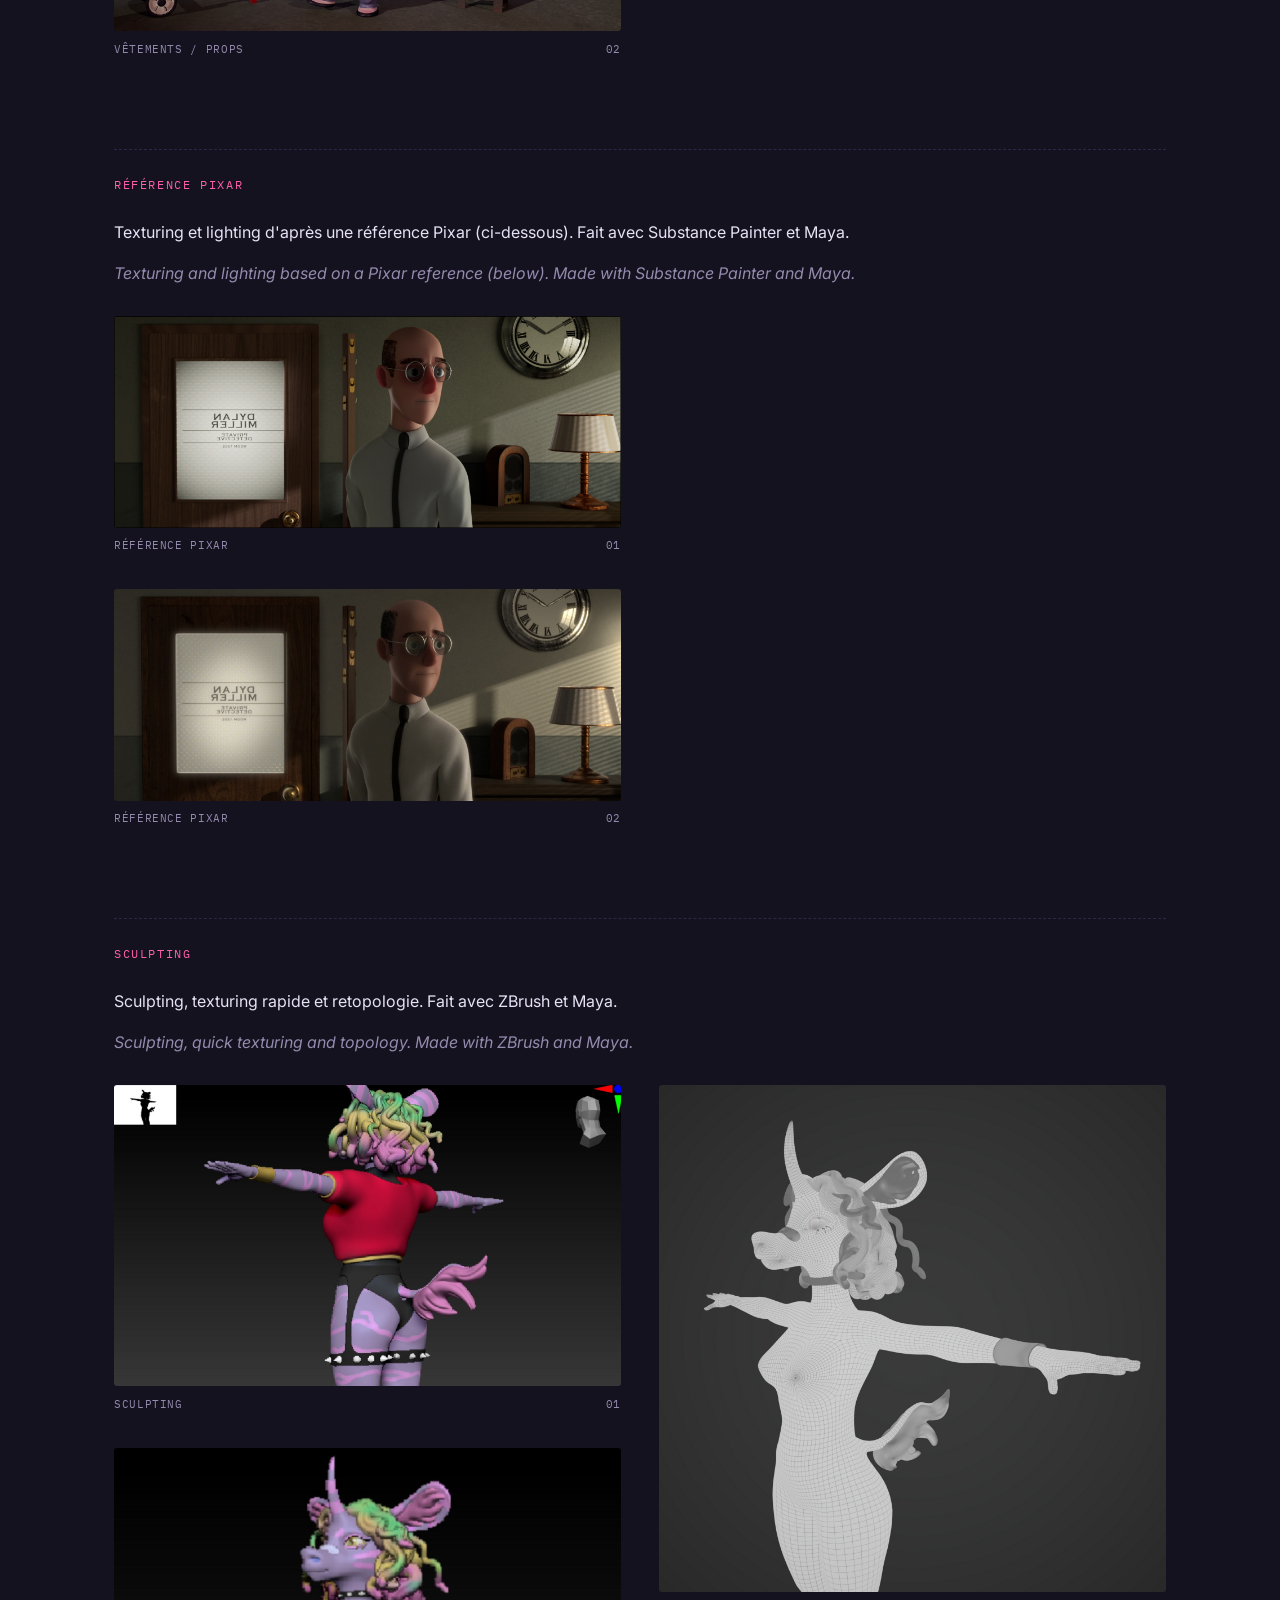
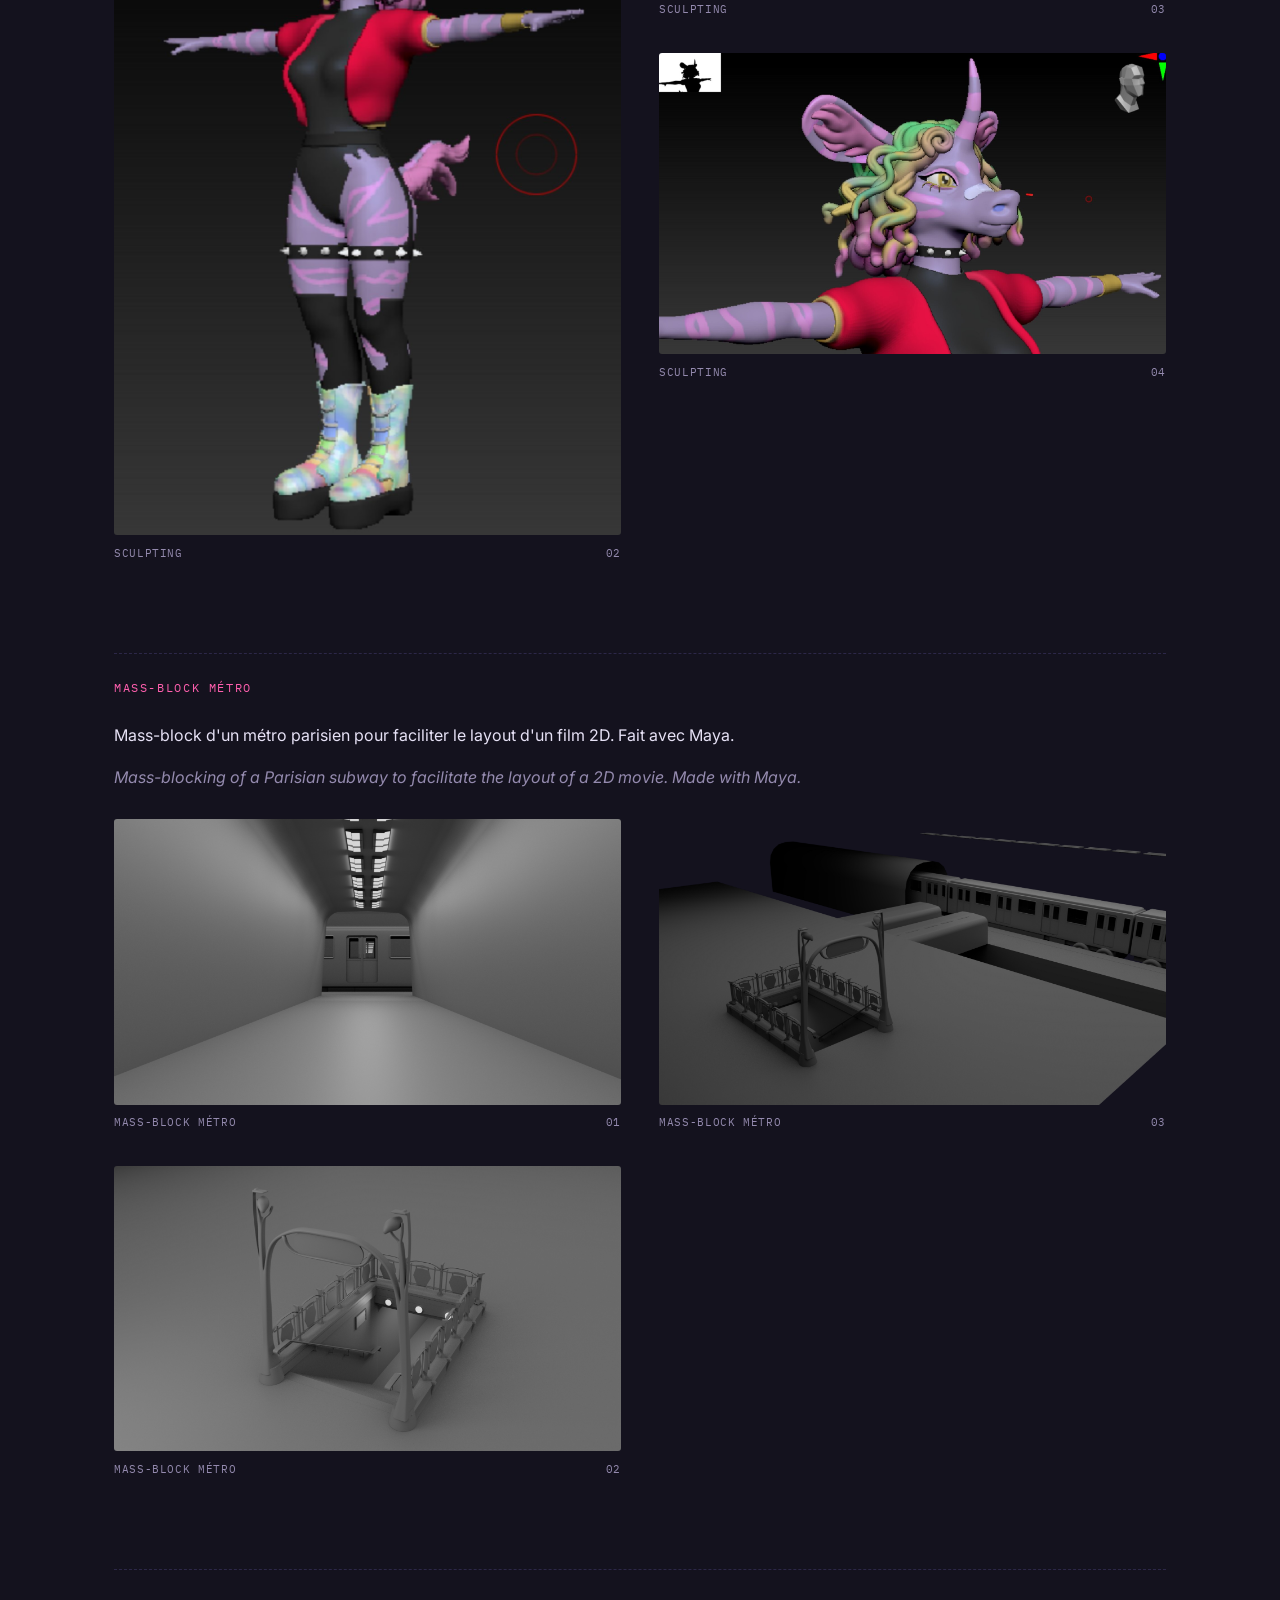
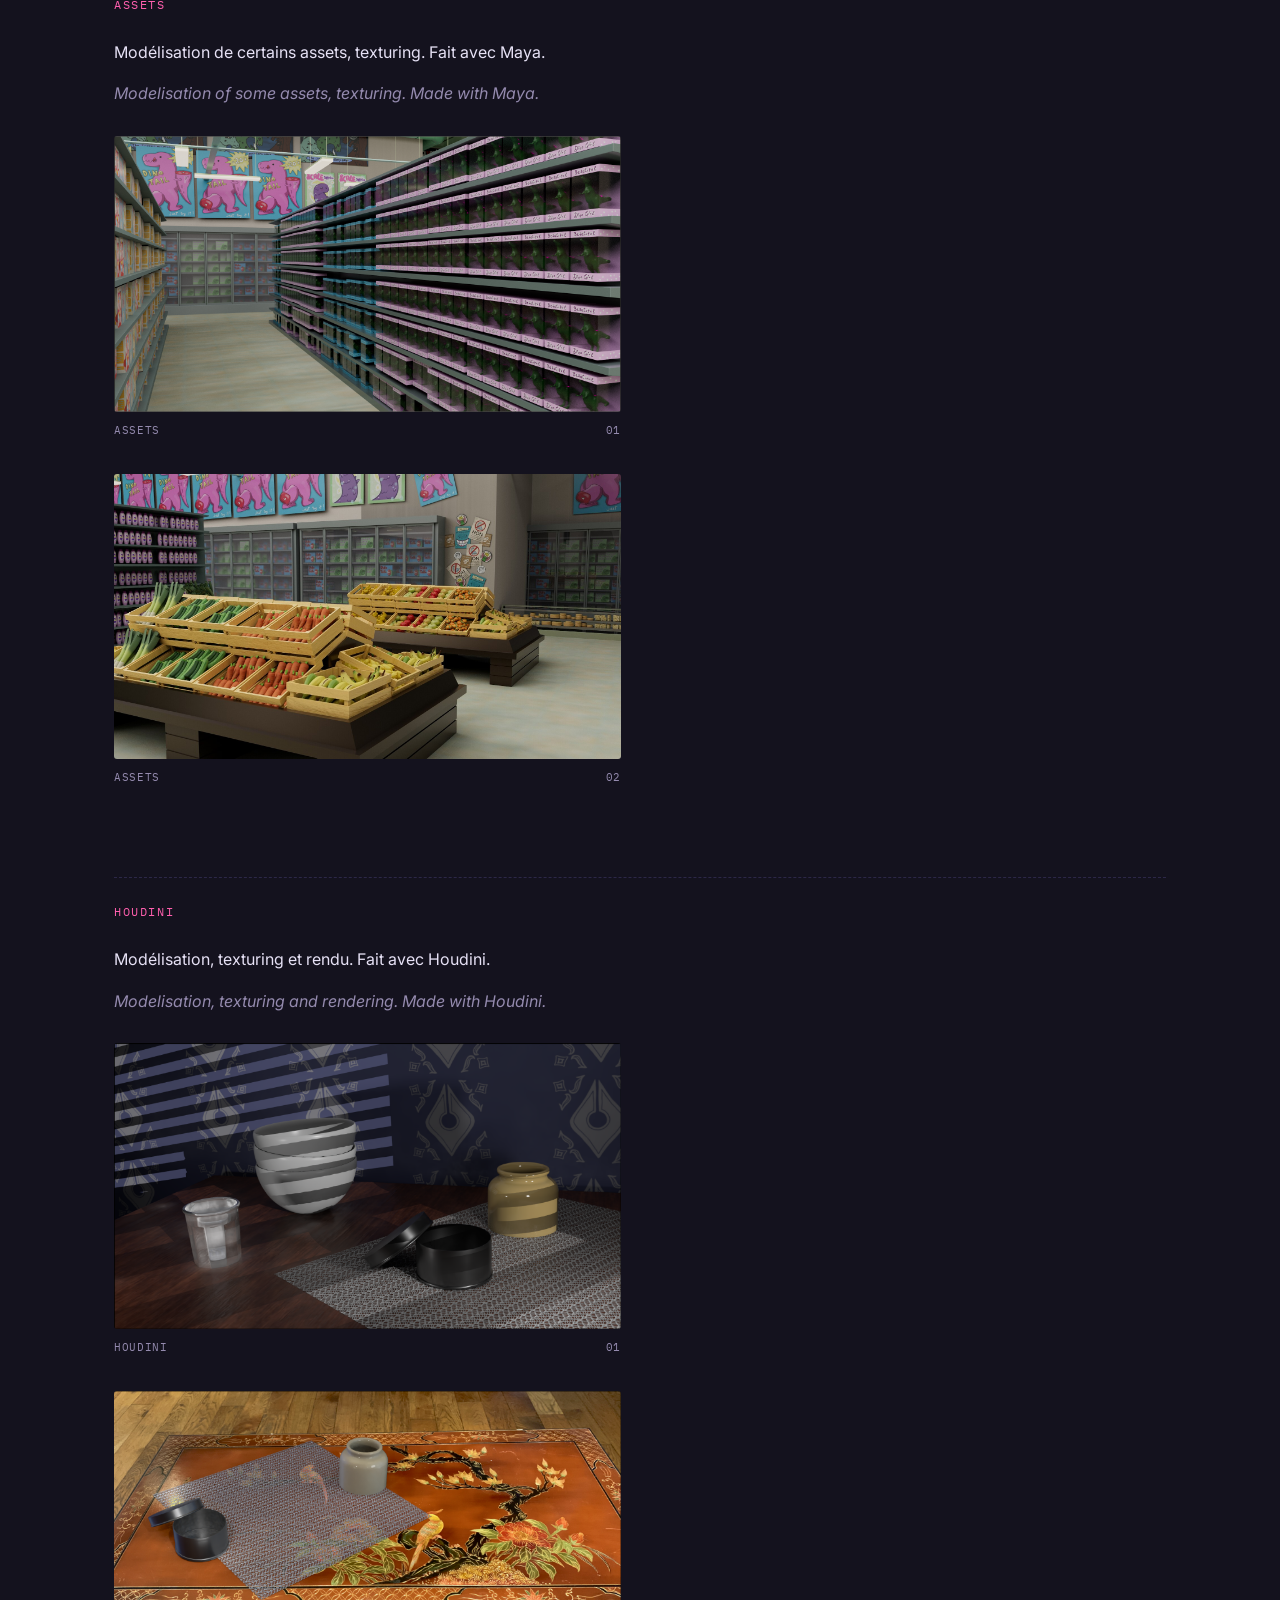
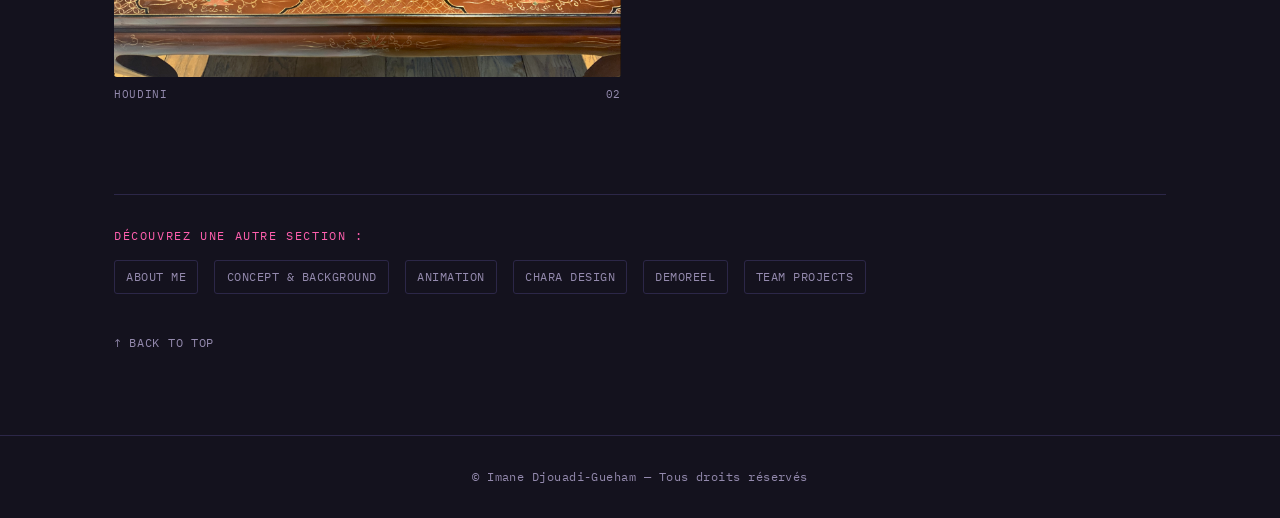
<file: portfolio/3d.html>
<!DOCTYPE html>

<html lang="fr">
<head>
<meta charset="utf-8"/>
<meta content="width=device-width, initial-scale=1" name="viewport"/>
<title>Imane DJOUADI-GUEHAM — 3D</title>
<meta content="Je suis passionnée par l'animation 2D comme 3D !" name="description"/>
<link href="images/stick_favicon.png" rel="icon"/>
<link href="style.css" rel="stylesheet"/>
</head>
<body>
<a class="skip-link" href="#main">Aller au contenu</a>
<header class="site-header">
<div class="header-inner">
<a class="logo" href="index.html"><span class="logo-mark">IDG</span> Imane Djouadi-Gueham</a>
<button aria-expanded="false" aria-label="Ouvrir le menu" class="nav-toggle">☰</button>
<nav class="main-nav"><a href="index.html">Accueil</a>
<a href="about-me.html">About Me</a>
<a href="concepts-illustrations.html">Concept &amp; Background</a>
<a href="animation.html">Animation</a>
<a href="3d.html">3D</a>
<a href="character-design.html">Chara Design</a>
<a href="demoreel.html">Demoreel</a>
<a href="team-projects.html">Team Projects</a></nav>
</div>
</header>
<div class="page-head"><h1>3D</h1></div>
<main id="main">
<div class="video-block">
<div class="video-frame">
<iframe allow="autoplay; fullscreen" allowfullscreen="" loading="lazy" src="https://www-ccv.adobe.io/v1/player/ccv/9kMMMXejtDd/embed?bgcolor=%23191919&amp;lazyLoading=true&amp;api_key=BehancePro2View" title="Christmas Mouse — projet 3D"></iframe>
</div>
<div class="bilingual video-caption">
<p class="fr">Caméra, staging, lighting, gestion de prod, certains assets. Fait sur Blender en 3 semaines.</p>
<p class="en">Camera, staging, lighting, project management, some assets. Made with Blender in 3 weeks.</p>
</div>
</div>
<div class="group-head"><span class="eyebrow">TEXTURING / LIGHTING</span><div class="bilingual"><p class="fr">Texturing et lighting. Fait avec Substance Painter, Illustrator et Maya.</p><p class="en">Texturing and lighting. Made with Substance Painter, Illustrator and Maya.</p></div></div><div class="reel"><figure class="gallery-item gallery-wide"><button aria-label="Agrandir : Texturing et lighting — Substance Painter, Illustrator, Maya" class="gallery-trigger" type="button"><img alt="Texturing et lighting — Substance Painter, Illustrator, Maya" class="gallery-img" loading="lazy" src="images/3d-texturing-01.png"/></button><figcaption class="gallery-tab"><span>TEXTURING / LIGHTING</span><span>01</span></figcaption></figure></div><div class="group-head"><span class="eyebrow">RÉFÉRENCE MINUTÉE</span><div class="bilingual"><p class="fr">Texturing et lighting en temps limité, d'après une référence. Fait avec Maya et Substance Painter.</p><p class="en">Texturing and lighting in limited time, based on a reference. Made with Substance Painter and Maya.</p></div></div><div class="reel"><figure class="gallery-item"><button aria-label="Agrandir : Référence minutée — 1" class="gallery-trigger" type="button"><img alt="Référence minutée — 1" class="gallery-img" loading="lazy" src="images/3d-timed-ref-01.png"/></button><figcaption class="gallery-tab"><span>RÉFÉRENCE MINUTÉE</span><span>01</span></figcaption></figure><figure class="gallery-item"><button aria-label="Agrandir : Référence minutée — 2" class="gallery-trigger" type="button"><img alt="Référence minutée — 2" class="gallery-img" loading="lazy" src="images/3d-timed-ref-02.png"/></button><figcaption class="gallery-tab"><span>RÉFÉRENCE MINUTÉE</span><span>02</span></figcaption></figure></div><div class="group-head"><span class="eyebrow">MODÉLISATION / QUICKRIG</span><div class="bilingual"><p class="fr">Modélisation, texturing et QuickRig. Fait avec Maya et Photoshop.</p><p class="en">Modelisation, texturing and quickrig. Made with Maya and Photoshop.</p></div></div><div class="reel"><figure class="gallery-item"><button aria-label="Agrandir : QuickRig — 1" class="gallery-trigger" type="button"><img alt="QuickRig — 1" class="gallery-img" loading="lazy" src="images/3d-quickrig-01.png"/></button><figcaption class="gallery-tab"><span>MODÉLISATION / QUICKRIG</span><span>01</span></figcaption></figure><figure class="gallery-item"><button aria-label="Agrandir : QuickRig — 2" class="gallery-trigger" type="button"><img alt="QuickRig — 2" class="gallery-img" loading="lazy" src="images/3d-quickrig-02.png"/></button><figcaption class="gallery-tab"><span>MODÉLISATION / QUICKRIG</span><span>02</span></figcaption></figure><figure class="gallery-item"><button aria-label="Agrandir : QuickRig — 3" class="gallery-trigger" type="button"><img alt="QuickRig — 3" class="gallery-img" loading="lazy" src="images/3d-quickrig-03.png"/></button><figcaption class="gallery-tab"><span>MODÉLISATION / QUICKRIG</span><span>03</span></figcaption></figure></div><div class="group-head"><span class="eyebrow">VÊTEMENTS / PROPS</span><div class="bilingual"><p class="fr">Texturing et modélisation des vêtements, props et BG. Fait avec Mari, ZBrush et Maya.</p><p class="en">Texturing and modelisation of clothing, props and bg. Made with Mari, ZBrush and Maya.</p></div></div><div class="reel"><figure class="gallery-item"><button aria-label="Agrandir : Vêtements / props — 1" class="gallery-trigger" type="button"><img alt="Vêtements / props — 1" class="gallery-img" loading="lazy" src="images/3d-clothing-01.png"/></button><figcaption class="gallery-tab"><span>VÊTEMENTS / PROPS</span><span>01</span></figcaption></figure><figure class="gallery-item"><button aria-label="Agrandir : Vêtements / props — 2" class="gallery-trigger" type="button"><img alt="Vêtements / props — 2" class="gallery-img" loading="lazy" src="images/3d-clothing-02.png"/></button><figcaption class="gallery-tab"><span>VÊTEMENTS / PROPS</span><span>02</span></figcaption></figure></div><div class="group-head"><span class="eyebrow">RÉFÉRENCE PIXAR</span><div class="bilingual"><p class="fr">Texturing et lighting d'après une référence Pixar (ci-dessous). Fait avec Substance Painter et Maya.</p><p class="en">Texturing and lighting based on a Pixar reference (below). Made with Substance Painter and Maya.</p></div></div><div class="reel"><figure class="gallery-item"><button aria-label="Agrandir : Référence Pixar — 1" class="gallery-trigger" type="button"><img alt="Référence Pixar — 1" class="gallery-img" loading="lazy" src="images/3d-pixar-ref-01.PNG"/></button><figcaption class="gallery-tab"><span>RÉFÉRENCE PIXAR</span><span>01</span></figcaption></figure><figure class="gallery-item"><button aria-label="Agrandir : Référence Pixar originale (source)" class="gallery-trigger" type="button"><img alt="Référence Pixar originale (source)" class="gallery-img" loading="lazy" src="images/3d-pixar-ref-02.jpeg"/></button><figcaption class="gallery-tab"><span>RÉFÉRENCE PIXAR</span><span>02</span></figcaption></figure></div><div class="group-head"><span class="eyebrow">SCULPTING</span><div class="bilingual"><p class="fr">Sculpting, texturing rapide et retopologie. Fait avec ZBrush et Maya.</p><p class="en">Sculpting, quick texturing and topology. Made with ZBrush and Maya.</p></div></div><div class="reel"><figure class="gallery-item"><button aria-label="Agrandir : Sculpting — 1" class="gallery-trigger" type="button"><img alt="Sculpting — 1" class="gallery-img" loading="lazy" src="images/3d-sculpt-01.jpeg"/></button><figcaption class="gallery-tab"><span>SCULPTING</span><span>01</span></figcaption></figure><figure class="gallery-item"><button aria-label="Agrandir : Sculpting — 2" class="gallery-trigger" type="button"><img alt="Sculpting — 2" class="gallery-img" loading="lazy" src="images/3d-sculpt-02.jpeg"/></button><figcaption class="gallery-tab"><span>SCULPTING</span><span>02</span></figcaption></figure><figure class="gallery-item"><button aria-label="Agrandir : Sculpting — 3" class="gallery-trigger" type="button"><img alt="Sculpting — 3" class="gallery-img" loading="lazy" src="images/3d-sculpt-03.png"/></button><figcaption class="gallery-tab"><span>SCULPTING</span><span>03</span></figcaption></figure><figure class="gallery-item"><button aria-label="Agrandir : Sculpting — 4" class="gallery-trigger" type="button"><img alt="Sculpting — 4" class="gallery-img" loading="lazy" src="images/3d-sculpt-04.jpeg"/></button><figcaption class="gallery-tab"><span>SCULPTING</span><span>04</span></figcaption></figure></div><div class="group-head"><span class="eyebrow">MASS-BLOCK MÉTRO</span><div class="bilingual"><p class="fr">Mass-block d'un métro parisien pour faciliter le layout d'un film 2D. Fait avec Maya.</p><p class="en">Mass-blocking of a Parisian subway to facilitate the layout of a 2D movie. Made with Maya.</p></div></div><div class="reel"><figure class="gallery-item"><button aria-label="Agrandir : Mass-block métro parisien — 1" class="gallery-trigger" type="button"><img alt="Mass-block métro parisien — 1" class="gallery-img" loading="lazy" src="images/3d-metro-01.png"/></button><figcaption class="gallery-tab"><span>MASS-BLOCK MÉTRO</span><span>01</span></figcaption></figure><figure class="gallery-item"><button aria-label="Agrandir : Mass-block métro parisien — 2" class="gallery-trigger" type="button"><img alt="Mass-block métro parisien — 2" class="gallery-img" loading="lazy" src="images/3d-metro-02.png"/></button><figcaption class="gallery-tab"><span>MASS-BLOCK MÉTRO</span><span>02</span></figcaption></figure><figure class="gallery-item"><button aria-label="Agrandir : Mass-block métro parisien — 3" class="gallery-trigger" type="button"><img alt="Mass-block métro parisien — 3" class="gallery-img" loading="lazy" src="images/3d-metro-03.png"/></button><figcaption class="gallery-tab"><span>MASS-BLOCK MÉTRO</span><span>03</span></figcaption></figure></div><div class="group-head"><span class="eyebrow">ASSETS</span><div class="bilingual"><p class="fr">Modélisation de certains assets, texturing. Fait avec Maya.</p><p class="en">Modelisation of some assets, texturing. Made with Maya.</p></div></div><div class="reel"><figure class="gallery-item"><button aria-label="Agrandir : Modélisation d'assets, texturing" class="gallery-trigger" type="button"><img alt="Modélisation d'assets, texturing" class="gallery-img" loading="lazy" src="images/3d-assets-01.png"/></button><figcaption class="gallery-tab"><span>ASSETS</span><span>01</span></figcaption></figure><figure class="gallery-item"><button aria-label="Agrandir : Assets — 2" class="gallery-trigger" type="button"><img alt="Assets — 2" class="gallery-img" loading="lazy" src="images/3d-metro-04.jpg"/></button><figcaption class="gallery-tab"><span>ASSETS</span><span>02</span></figcaption></figure></div><div class="group-head"><span class="eyebrow">HOUDINI</span><div class="bilingual"><p class="fr">Modélisation, texturing et rendu. Fait avec Houdini.</p><p class="en">Modelisation, texturing and rendering. Made with Houdini.</p></div></div><div class="reel"><figure class="gallery-item"><button aria-label="Agrandir : Houdini — 1" class="gallery-trigger" type="button"><img alt="Houdini — 1" class="gallery-img" loading="lazy" src="images/3d-houdini-01.PNG"/></button><figcaption class="gallery-tab"><span>HOUDINI</span><span>01</span></figcaption></figure><figure class="gallery-item"><button aria-label="Agrandir : Houdini — 2" class="gallery-trigger" type="button"><img alt="Houdini — 2" class="gallery-img" loading="lazy" src="images/3d-houdini-03.PNG"/></button><figcaption class="gallery-tab"><span>HOUDINI</span><span>02</span></figcaption></figure></div>
<div class="discover">
<span class="eyebrow">Découvrez une autre section :</span>
<div class="discover-links"><a href="about-me.html">About Me</a><a href="concepts-illustrations.html">Concept &amp; Background</a><a href="animation.html">Animation</a><a href="character-design.html">Chara Design</a><a href="demoreel.html">Demoreel</a><a href="team-projects.html">Team Projects</a></div>
<a class="back-top" href="#">↑ Back to Top</a>
</div>
</main>
<footer class="site-footer">© Imane Djouadi-Gueham — Tous droits réservés</footer>
<script src="script.js"></script>
</body>
</html>
</file>
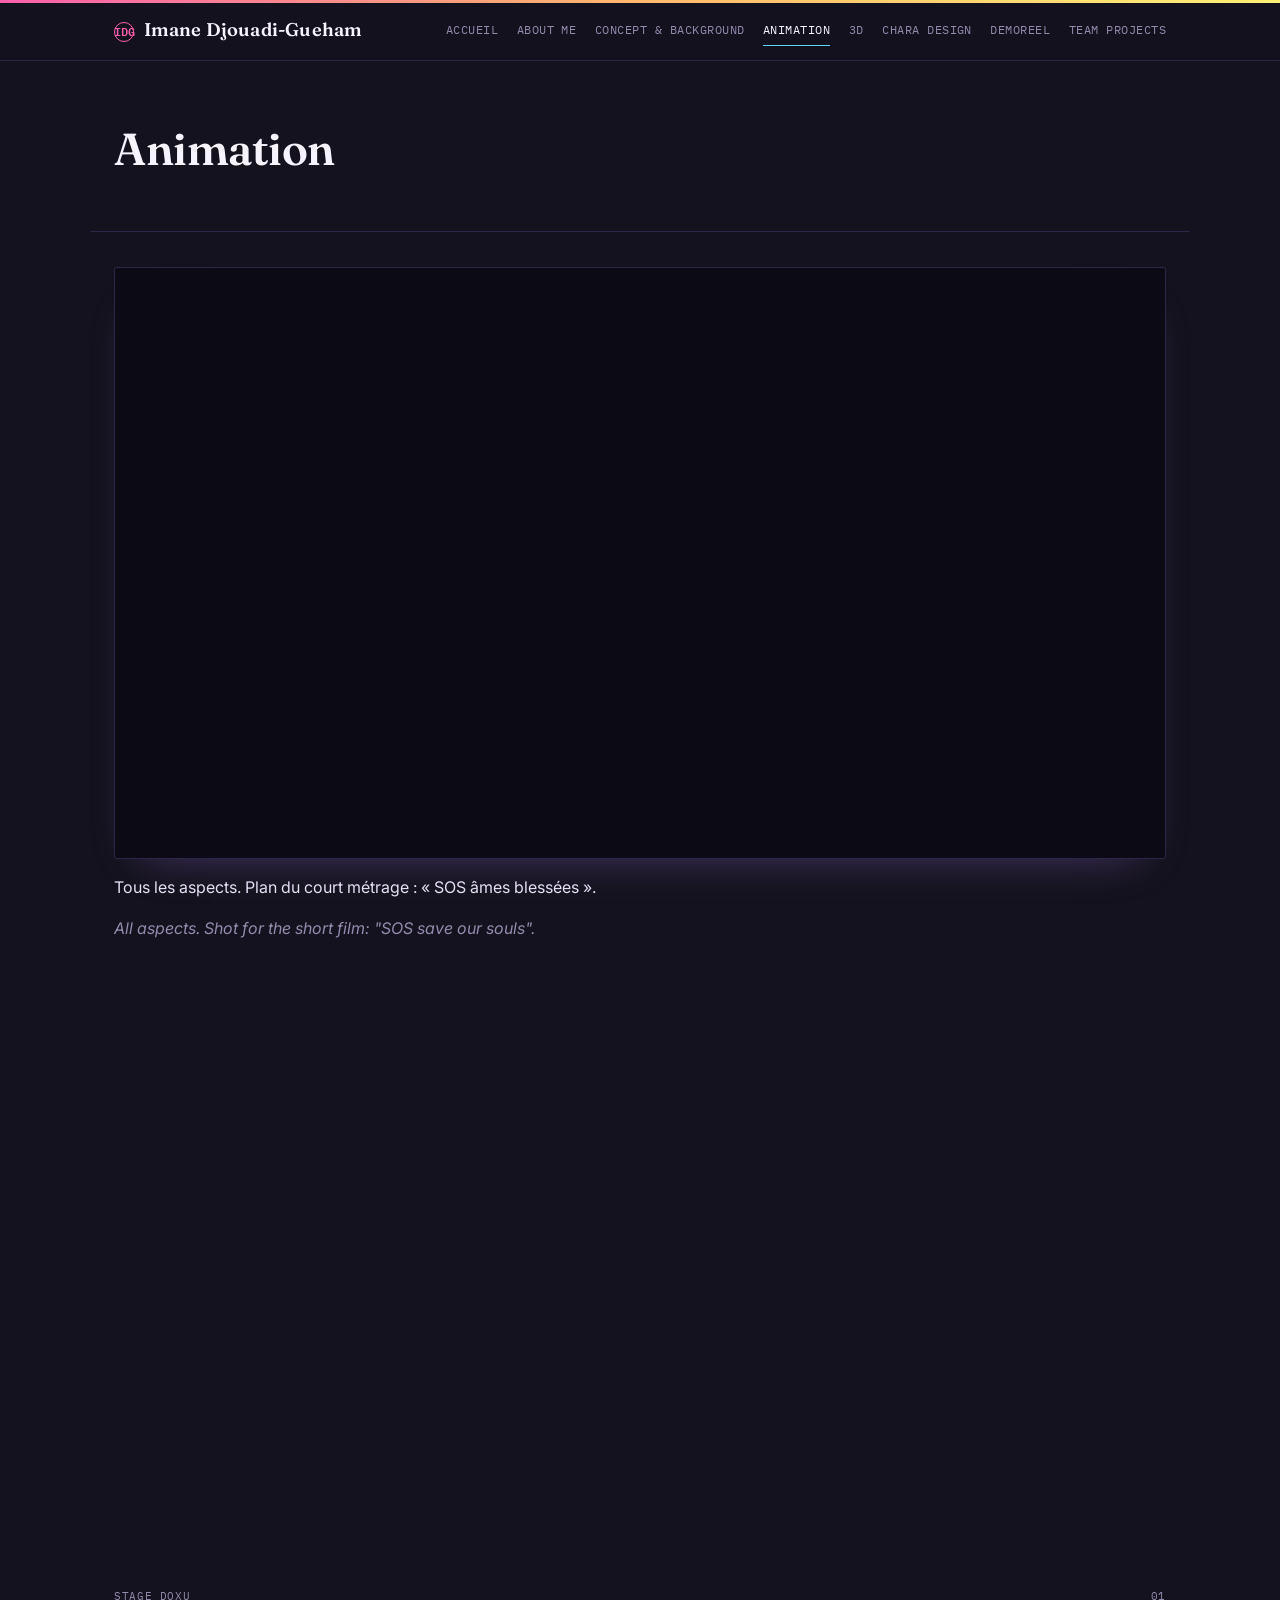
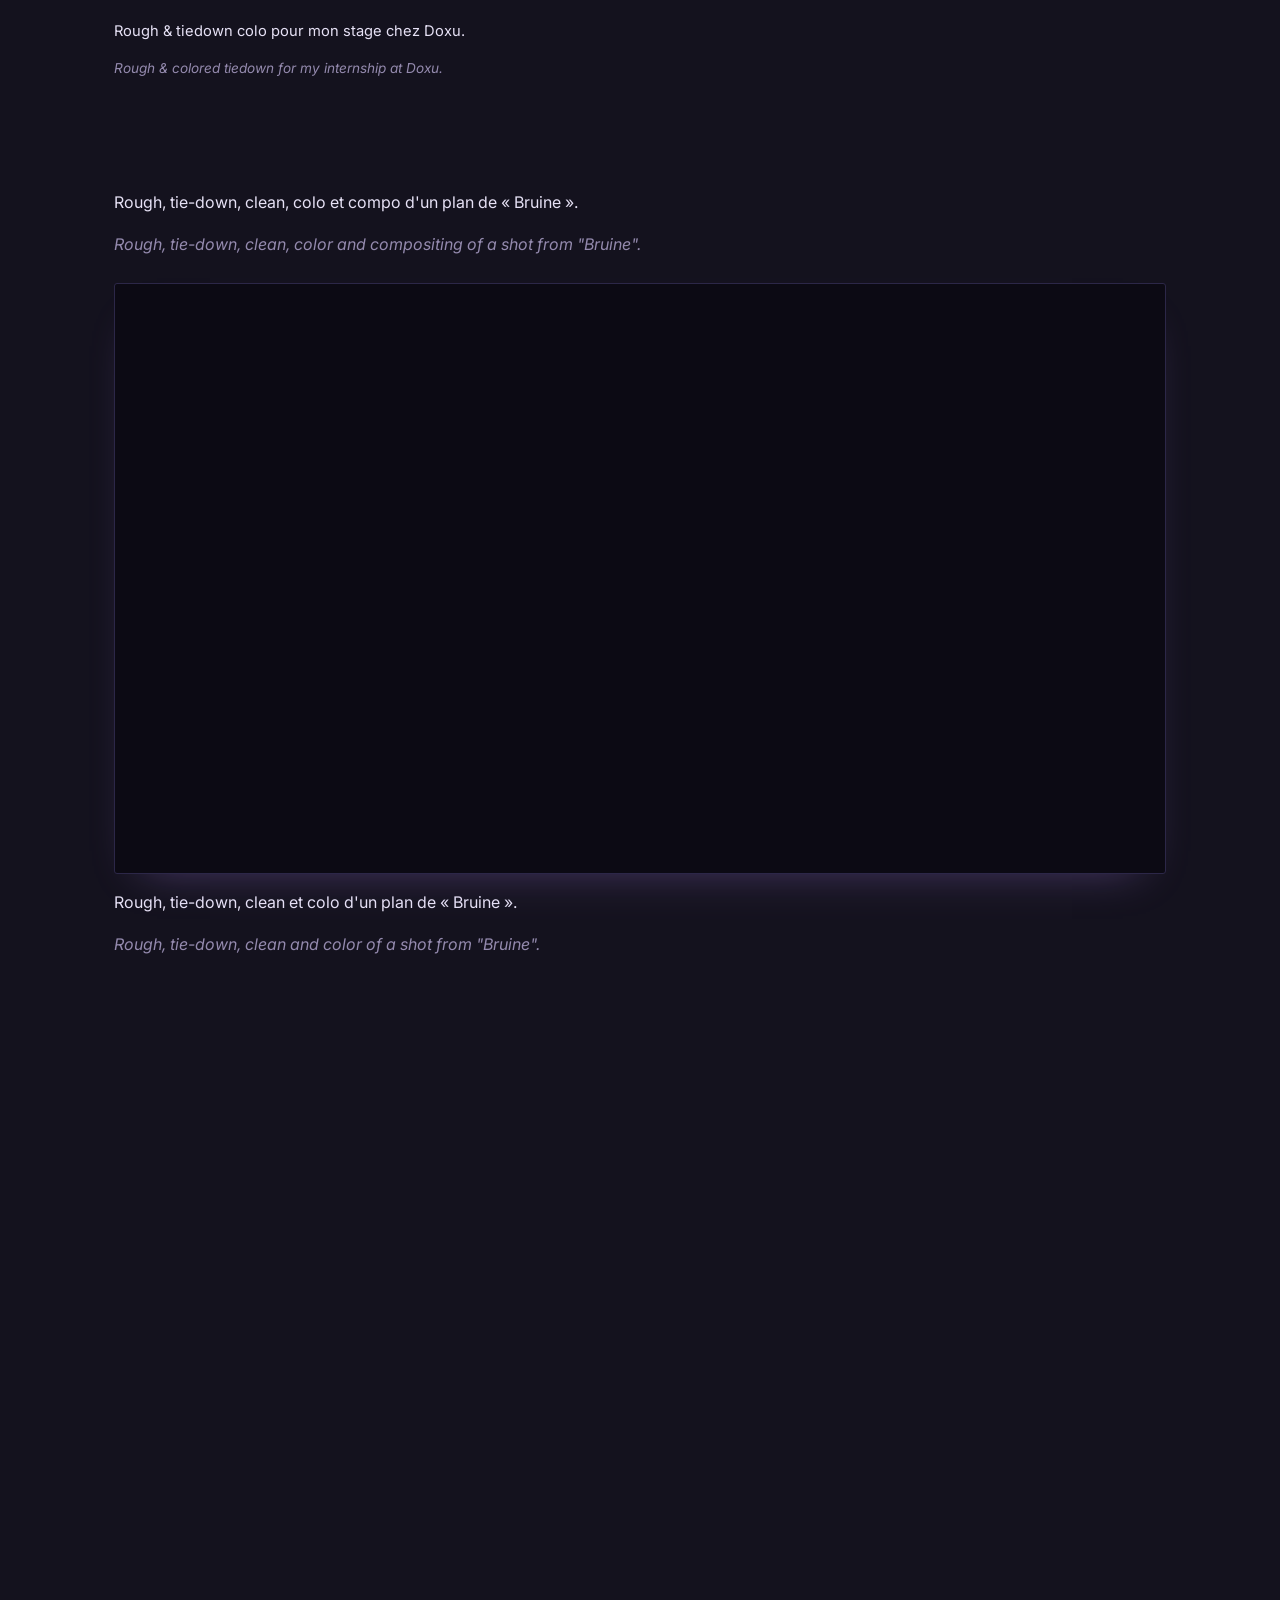
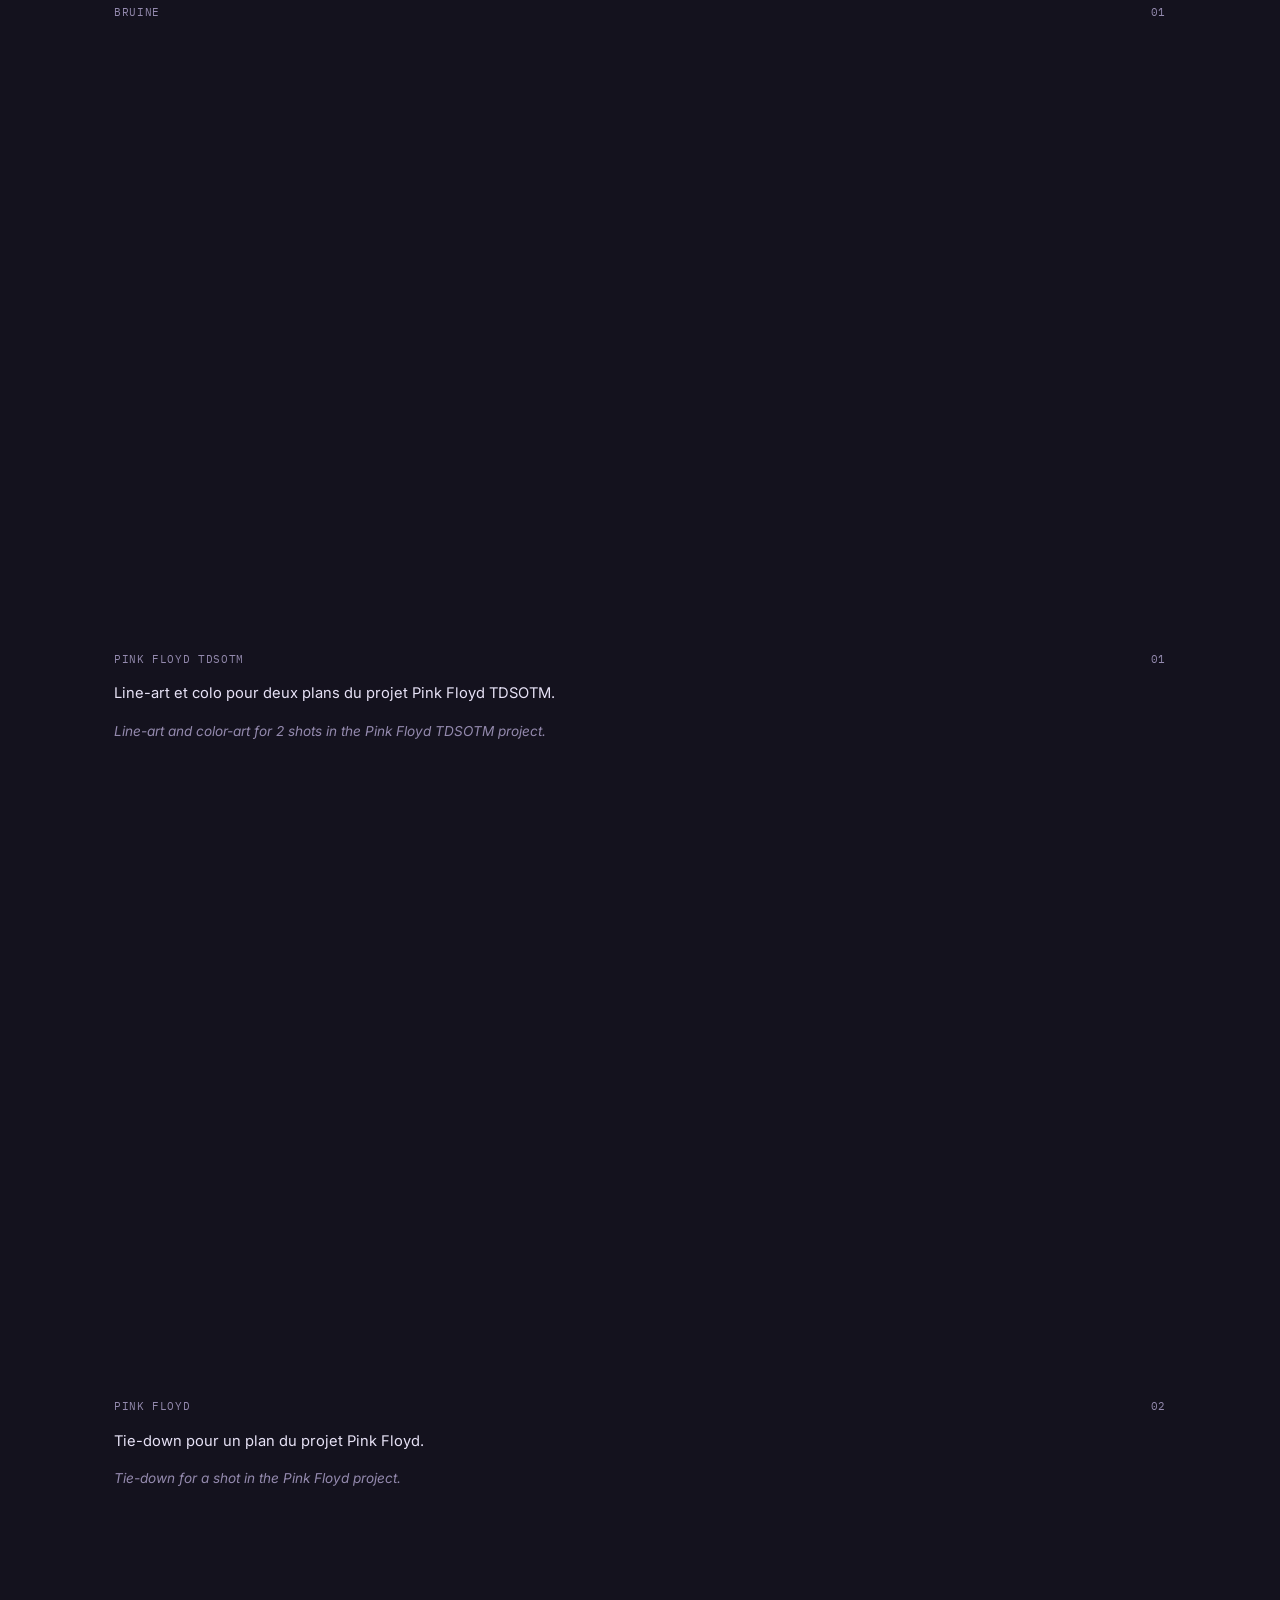
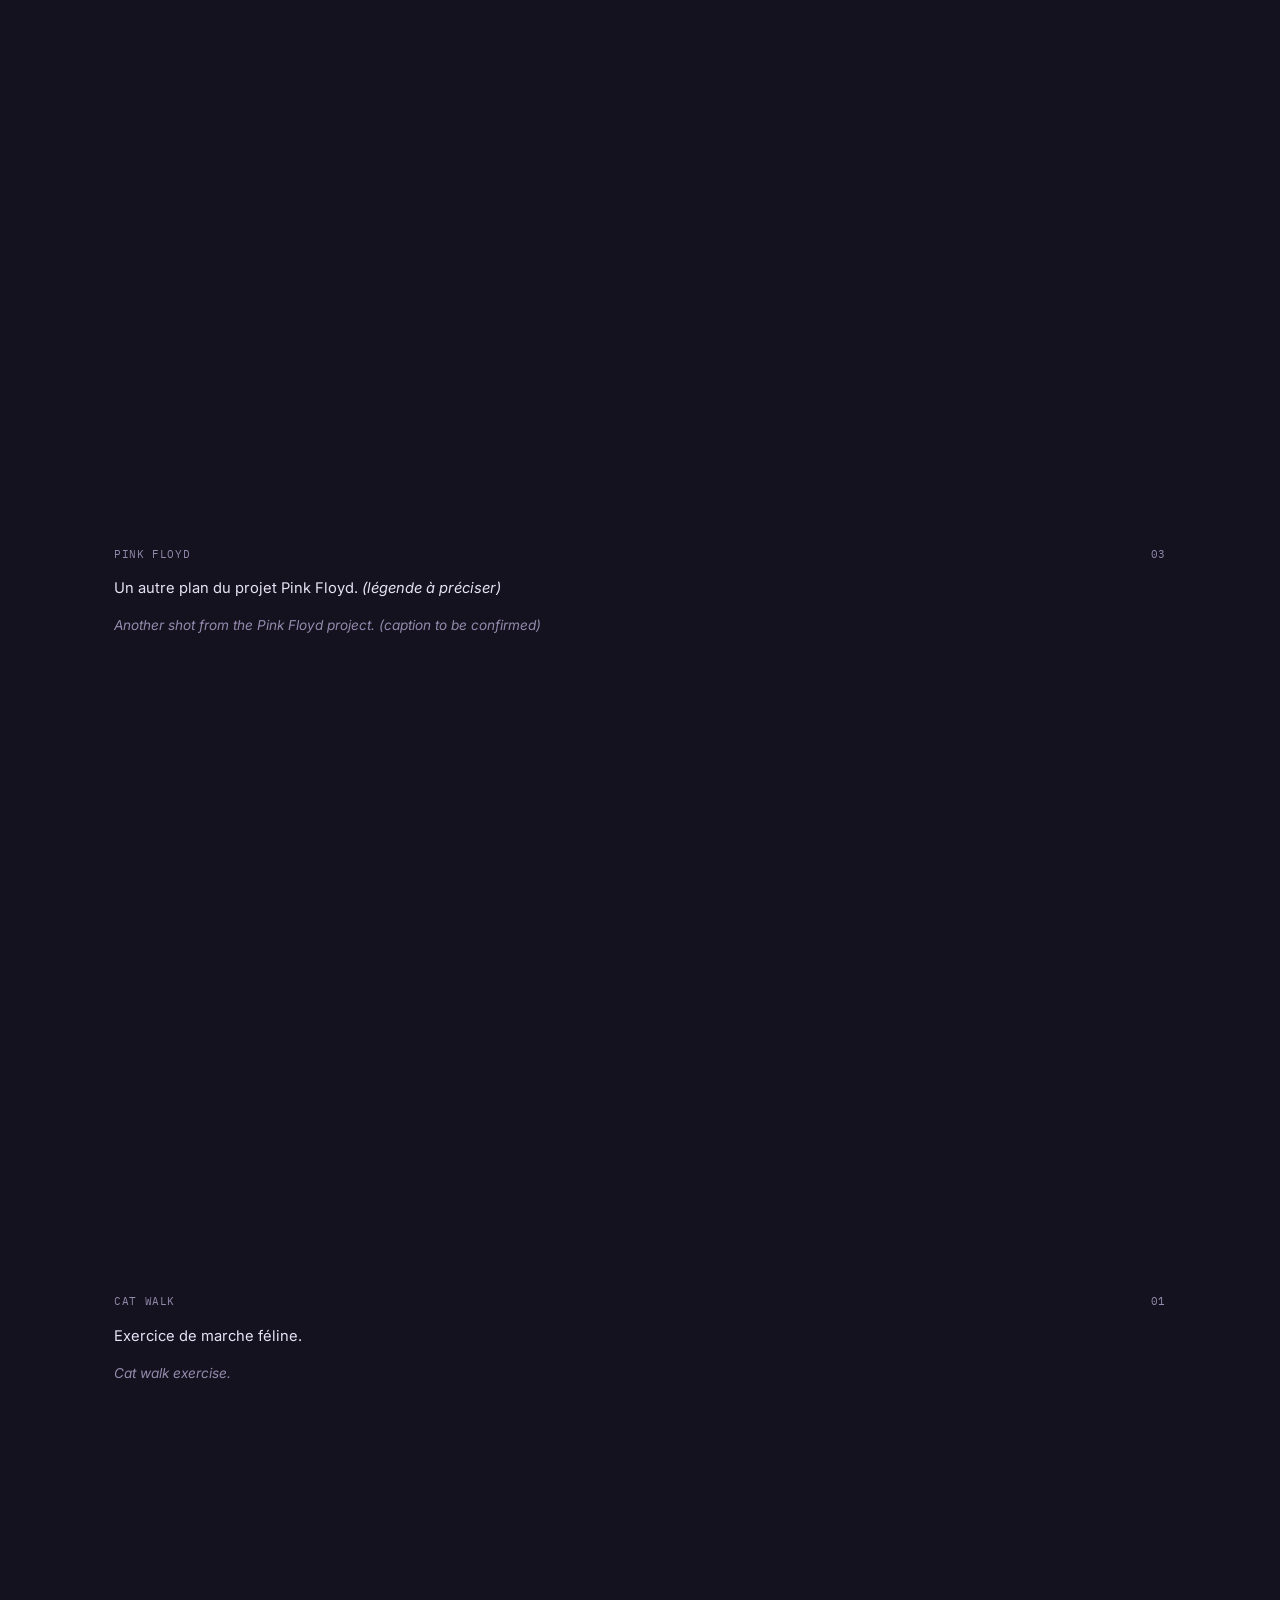
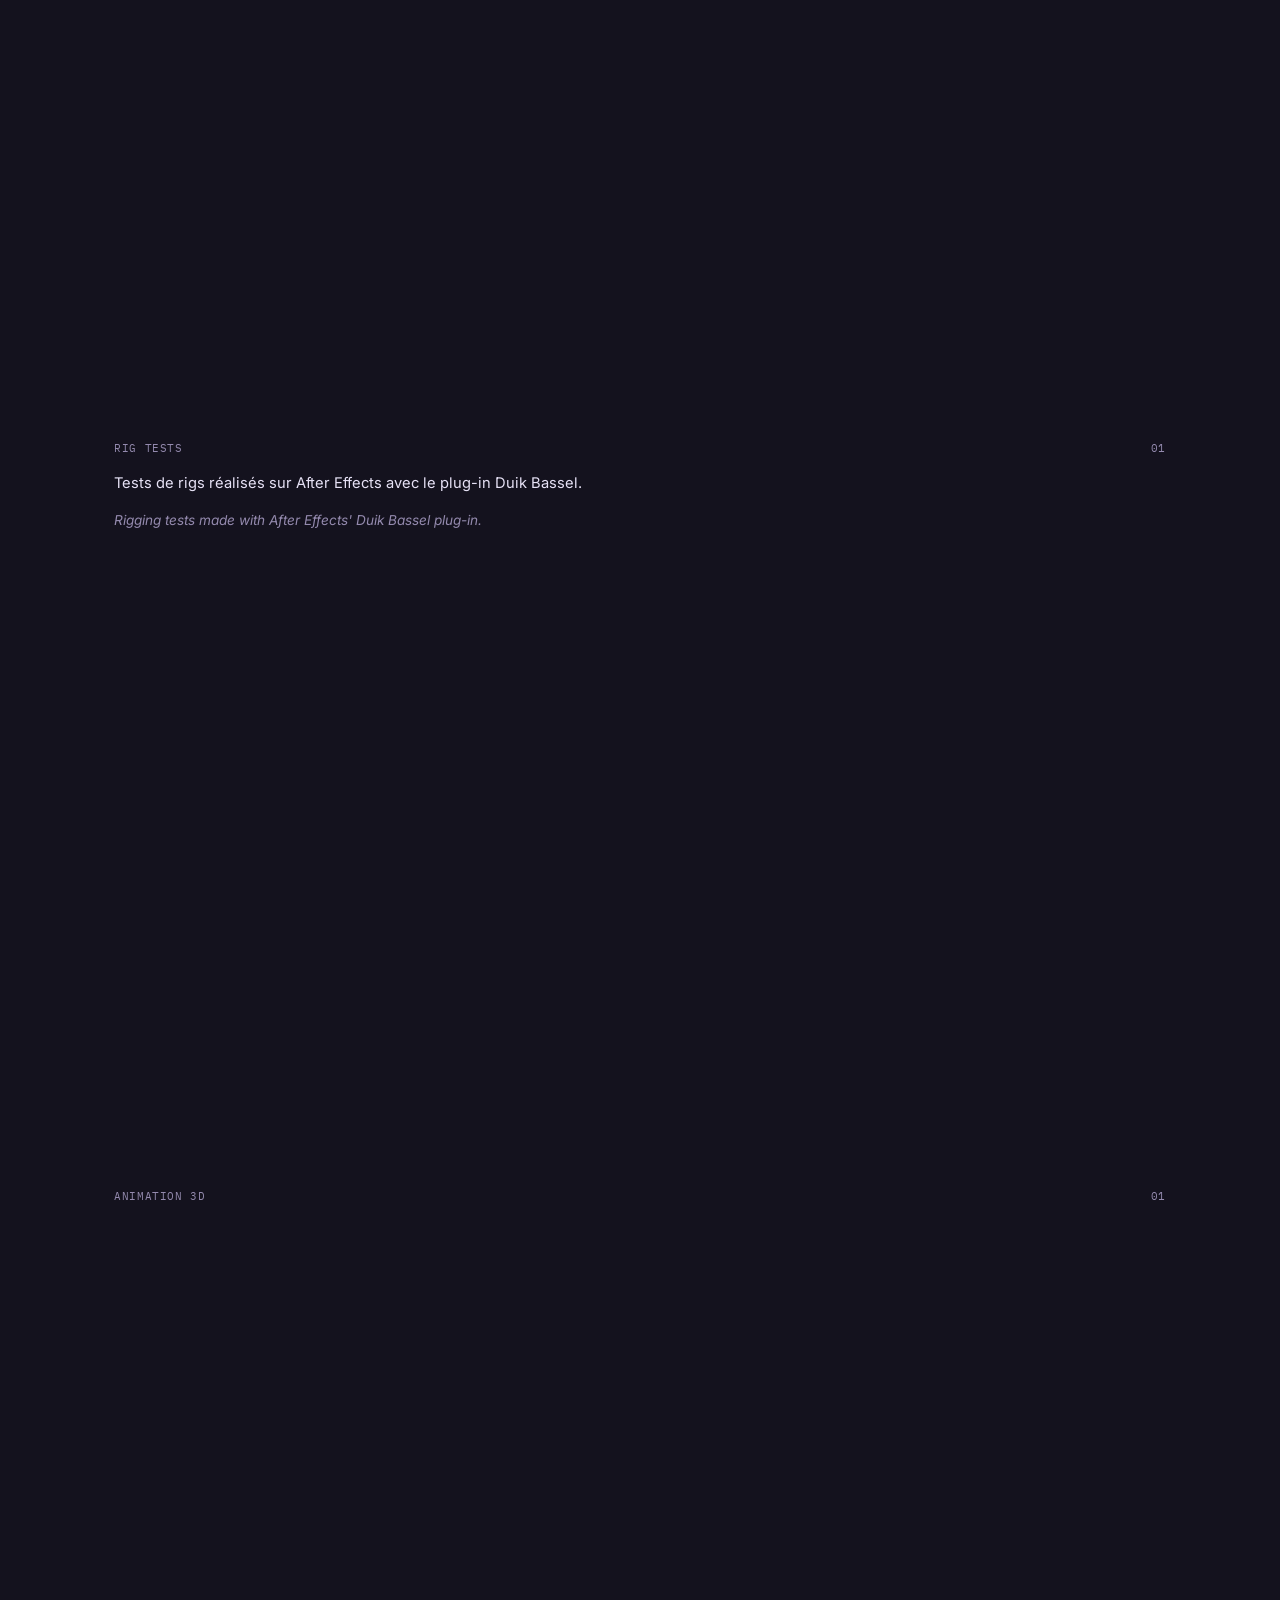
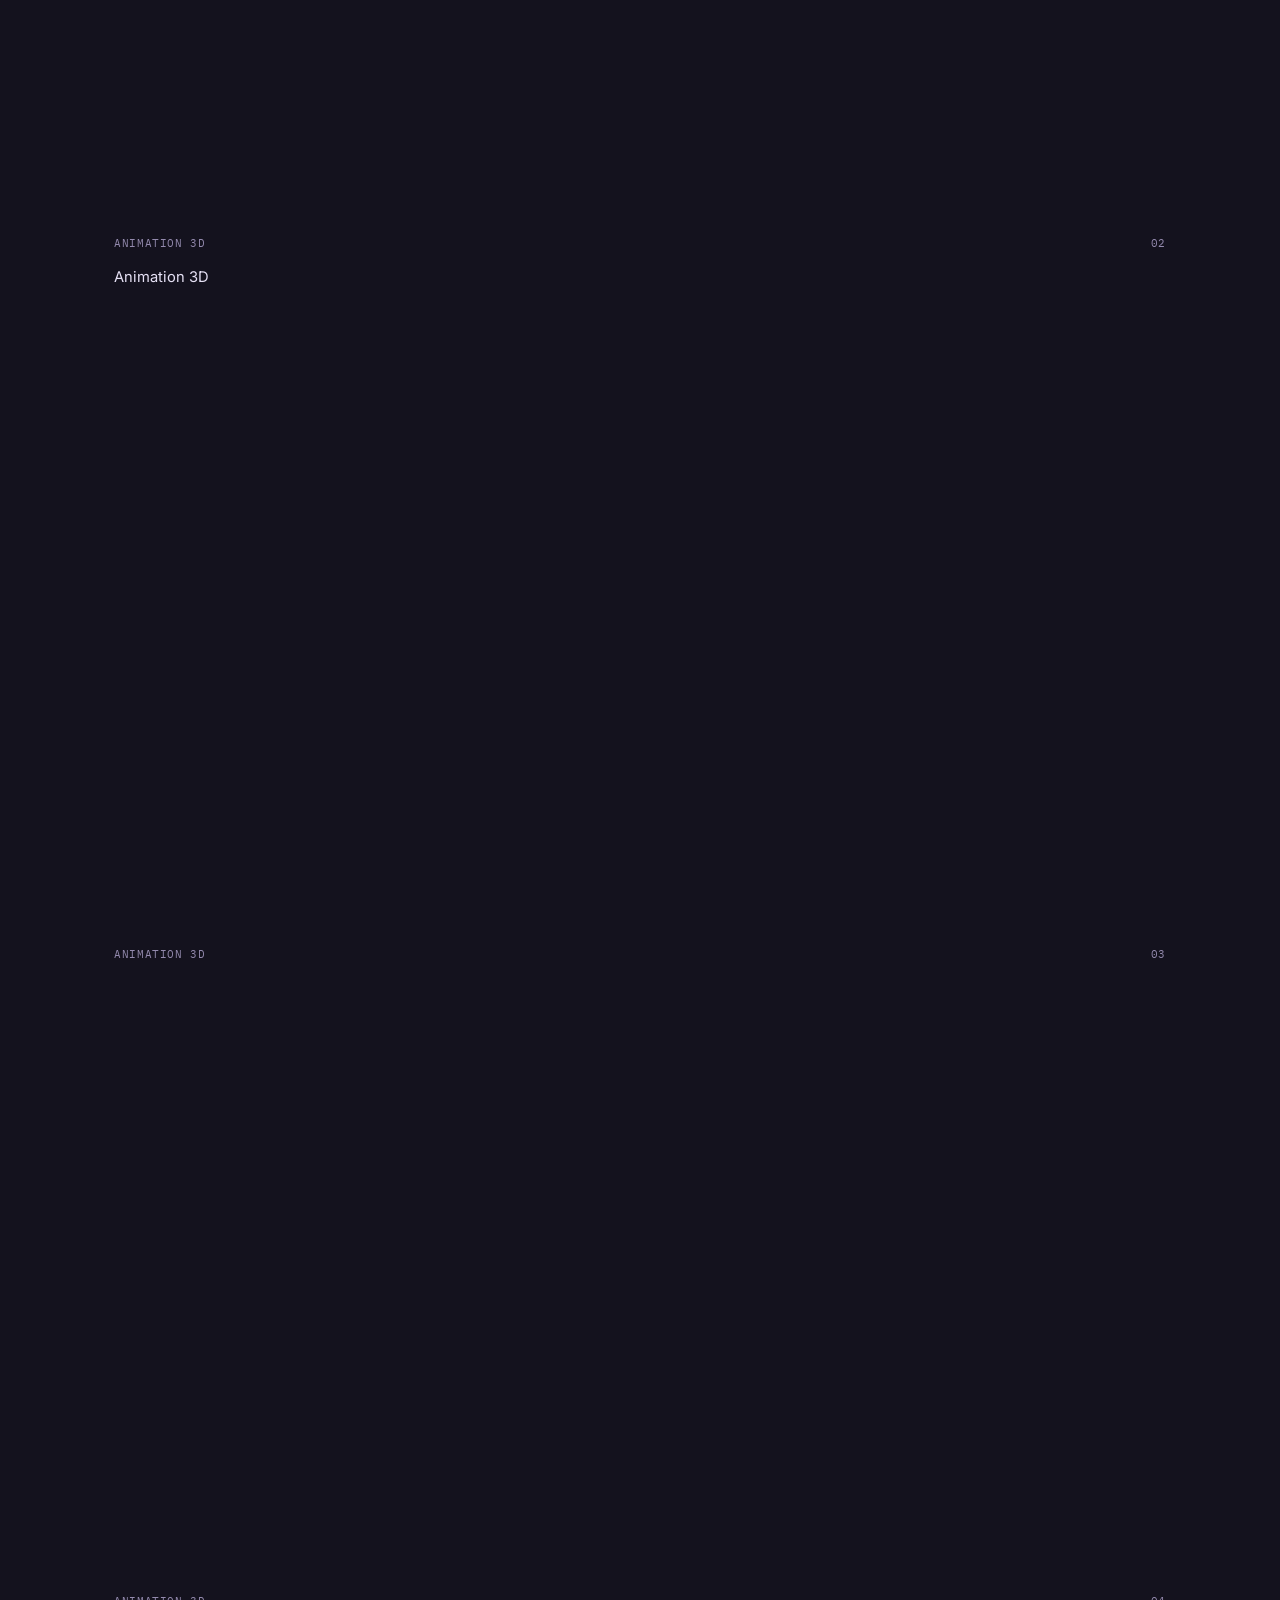
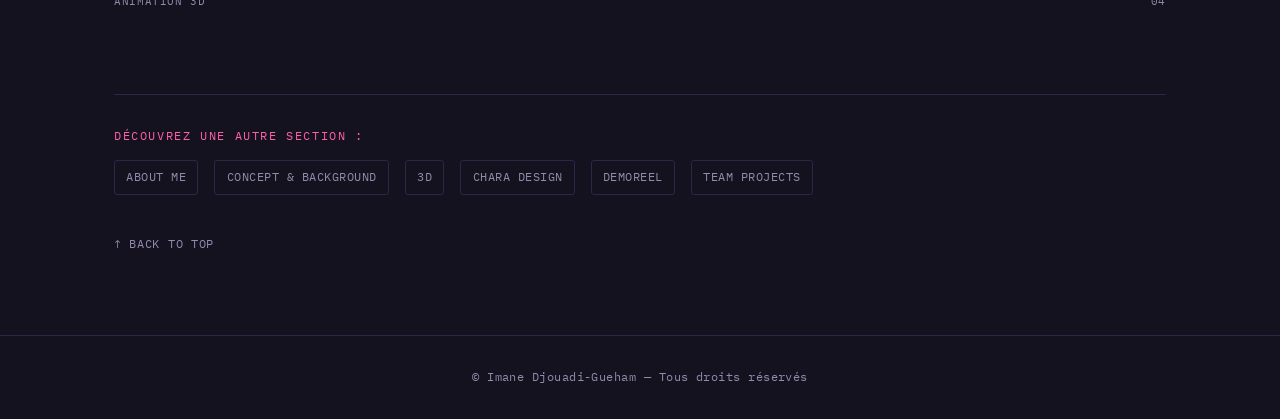
<file: portfolio/animation.html>
<!DOCTYPE html>

<html lang="fr">
<head>
<meta charset="utf-8"/>
<meta content="width=device-width, initial-scale=1" name="viewport"/>
<title>Imane DJOUADI-GUEHAM — Animation</title>
<meta content="Je suis passionnée par l'animation 2D comme 3D !" name="description"/>
<link href="images/stick_favicon.png" rel="icon"/>
<link href="style.css" rel="stylesheet"/>
</head>
<body>
<a class="skip-link" href="#main">Aller au contenu</a>
<header class="site-header">
<div class="header-inner">
<a class="logo" href="index.html"><span class="logo-mark">IDG</span> Imane Djouadi-Gueham</a>
<button aria-expanded="false" aria-label="Ouvrir le menu" class="nav-toggle">☰</button>
<nav class="main-nav"><a href="index.html">Accueil</a>
<a href="about-me.html">About Me</a>
<a href="concepts-illustrations.html">Concept &amp; Background</a>
<a href="animation.html">Animation</a>
<a href="3d.html">3D</a>
<a href="character-design.html">Chara Design</a>
<a href="demoreel.html">Demoreel</a>
<a href="team-projects.html">Team Projects</a></nav>
</div>
</header>
<div class="page-head"><h1>Animation</h1></div>
<main id="main">
<div class="video-block">
<div class="video-frame">
<iframe allow="autoplay; fullscreen" allowfullscreen="" loading="lazy" src="https://www-ccv.adobe.io/v1/player/ccv/ArIJ_SAMXm4/embed?bgcolor=%23191919&amp;lazyLoading=true&amp;api_key=BehancePro2View" title="SOS âmes blessées — plan animé"></iframe>
</div>
<div class="bilingual video-caption">
<p class="fr">Tous les aspects. Plan du court métrage : « SOS âmes blessées ».</p>
<p class="en">All aspects. Shot for the short film: "SOS save our souls".</p>
</div>
</div>
<div class="reel reel-videos">
<figure class="gallery-item"><video aria-label="Rough et tie-down colorisé — stage chez Doxu" autoplay="" class="gallery-media" loop="" muted="" playsinline="" src="images/animation-doxu-stage.mp4"></video><figcaption class="gallery-tab"><span>STAGE DOXU</span><span>01</span></figcaption><figcaption class="gallery-caption bilingual">
<p class="fr">Rough &amp; tiedown colo pour mon stage chez Doxu.</p>
<p class="en">Rough &amp; colored tiedown for my internship at Doxu.</p>
</figcaption></figure>
</div>
<div class="video-block">
<div class="bilingual">
<p class="fr">Rough, tie-down, clean, colo et compo d'un plan de « Bruine ».</p>
<p class="en">Rough, tie-down, clean, color and compositing of a shot from "Bruine".</p>
</div>
<div class="video-frame">
<iframe allow="autoplay; fullscreen" allowfullscreen="" loading="lazy" src="https://www-ccv.adobe.io/v1/player/ccv/Q9brjtknIqW/embed?bgcolor=%23191919&amp;lazyLoading=true&amp;api_key=BehancePro2View" title="Bruine — plan animé"></iframe>
</div>
<div class="bilingual video-caption">
<p class="fr">Rough, tie-down, clean et colo d'un plan de « Bruine ».</p>
<p class="en">Rough, tie-down, clean and color of a shot from "Bruine".</p>
</div>
</div>
<div class="reel reel-videos">
<figure class="gallery-item"><video aria-label="Bruine — plan de production 1" autoplay="" class="gallery-media" loop="" muted="" playsinline="" src="images/animation-bruine-01.mp4"></video><figcaption class="gallery-tab"><span>BRUINE</span><span>01</span></figcaption></figure>
<figure class="gallery-item"><video aria-label="Pink Floyd TDSOTM — line-art et colo, 2 plans" autoplay="" class="gallery-media" loop="" muted="" playsinline="" src="images/animation-pinkfloyd-01.mp4"></video><figcaption class="gallery-tab"><span>PINK FLOYD TDSOTM</span><span>01</span></figcaption><figcaption class="gallery-caption bilingual">
<p class="fr">Line-art et colo pour deux plans du projet Pink Floyd TDSOTM.</p>
<p class="en">Line-art and color-art for 2 shots in the Pink Floyd TDSOTM project.</p>
</figcaption></figure>
<figure class="gallery-item"><video aria-label="Pink Floyd — tie-down d'un plan" autoplay="" class="gallery-media" loop="" muted="" playsinline="" src="images/animation-pinkfloyd-02.mp4"></video><figcaption class="gallery-tab"><span>PINK FLOYD</span><span>02</span></figcaption><figcaption class="gallery-caption bilingual">
<p class="fr">Tie-down pour un plan du projet Pink Floyd.</p>
<p class="en">Tie-down for a shot in the Pink Floyd project.</p>
</figcaption></figure>
<figure class="gallery-item"><video aria-label="Pink Floyd — plan supplémentaire" autoplay="" class="gallery-media" loop="" muted="" playsinline="" src="images/animation-pinkfloyd-03.mp4"></video><figcaption class="gallery-tab"><span>PINK FLOYD</span><span>03</span></figcaption><figcaption class="gallery-caption bilingual">
<p class="fr">Un autre plan du projet Pink Floyd. <em>(légende à préciser)</em></p>
<p class="en">Another shot from the Pink Floyd project. <em>(caption to be confirmed)</em></p>
</figcaption></figure>
<figure class="gallery-item"><video aria-label="Exercice de marche féline" autoplay="" class="gallery-media" loop="" muted="" playsinline="" src="images/animation-catwalk.mp4"></video><figcaption class="gallery-tab"><span>CAT WALK</span><span>01</span></figcaption><figcaption class="gallery-caption bilingual">
<p class="fr">Exercice de marche féline.</p>
<p class="en">Cat walk exercise.</p>
</figcaption></figure>
<figure class="gallery-item"><video aria-label="Tests de rig avec Duik Bassel" autoplay="" class="gallery-media" loop="" muted="" playsinline="" src="images/animation-duik-01.mp4"></video><figcaption class="gallery-tab"><span>RIG TESTS</span><span>01</span></figcaption><figcaption class="gallery-caption bilingual">
<p class="fr">Tests de rigs réalisés sur After Effects avec le plug-in Duik Bassel.</p>
<p class="en">Rigging tests made with After Effects' Duik Bassel plug-in.</p>
</figcaption></figure>
<figure class="gallery-item"><video aria-label="Animation 3D — 1" autoplay="" class="gallery-media" loop="" muted="" playsinline="" src="images/animation-3d-01.mp4"></video><figcaption class="gallery-tab"><span>ANIMATION 3D</span><span>01</span></figcaption></figure>
<figure class="gallery-item"><video aria-label="Animation 3D — 2" autoplay="" class="gallery-media" loop="" muted="" playsinline="" src="images/animation-3d-02.mp4"></video><figcaption class="gallery-tab"><span>ANIMATION 3D</span><span>02</span></figcaption><figcaption class="gallery-caption bilingual"><p class="fr">Animation 3D</p></figcaption></figure>
<figure class="gallery-item"><video aria-label="Animation 3D — 3" autoplay="" class="gallery-media" loop="" muted="" playsinline="" src="images/animation-3d-03.mp4"></video><figcaption class="gallery-tab"><span>ANIMATION 3D</span><span>03</span></figcaption></figure>
<figure class="gallery-item"><video aria-label="Animation 3D — 4" autoplay="" class="gallery-media" loop="" muted="" playsinline="" src="images/animation-3d-04.mp4"></video><figcaption class="gallery-tab"><span>ANIMATION 3D</span><span>04</span></figcaption></figure>
</div>
<div class="discover">
<span class="eyebrow">Découvrez une autre section :</span>
<div class="discover-links"><a href="about-me.html">About Me</a><a href="concepts-illustrations.html">Concept &amp; Background</a><a href="3d.html">3D</a><a href="character-design.html">Chara Design</a><a href="demoreel.html">Demoreel</a><a href="team-projects.html">Team Projects</a></div>
<a class="back-top" href="#">↑ Back to Top</a>
</div>
</main>
<footer class="site-footer">© Imane Djouadi-Gueham — Tous droits réservés</footer>
<script src="script.js"></script>
</body>
</html>
</file>
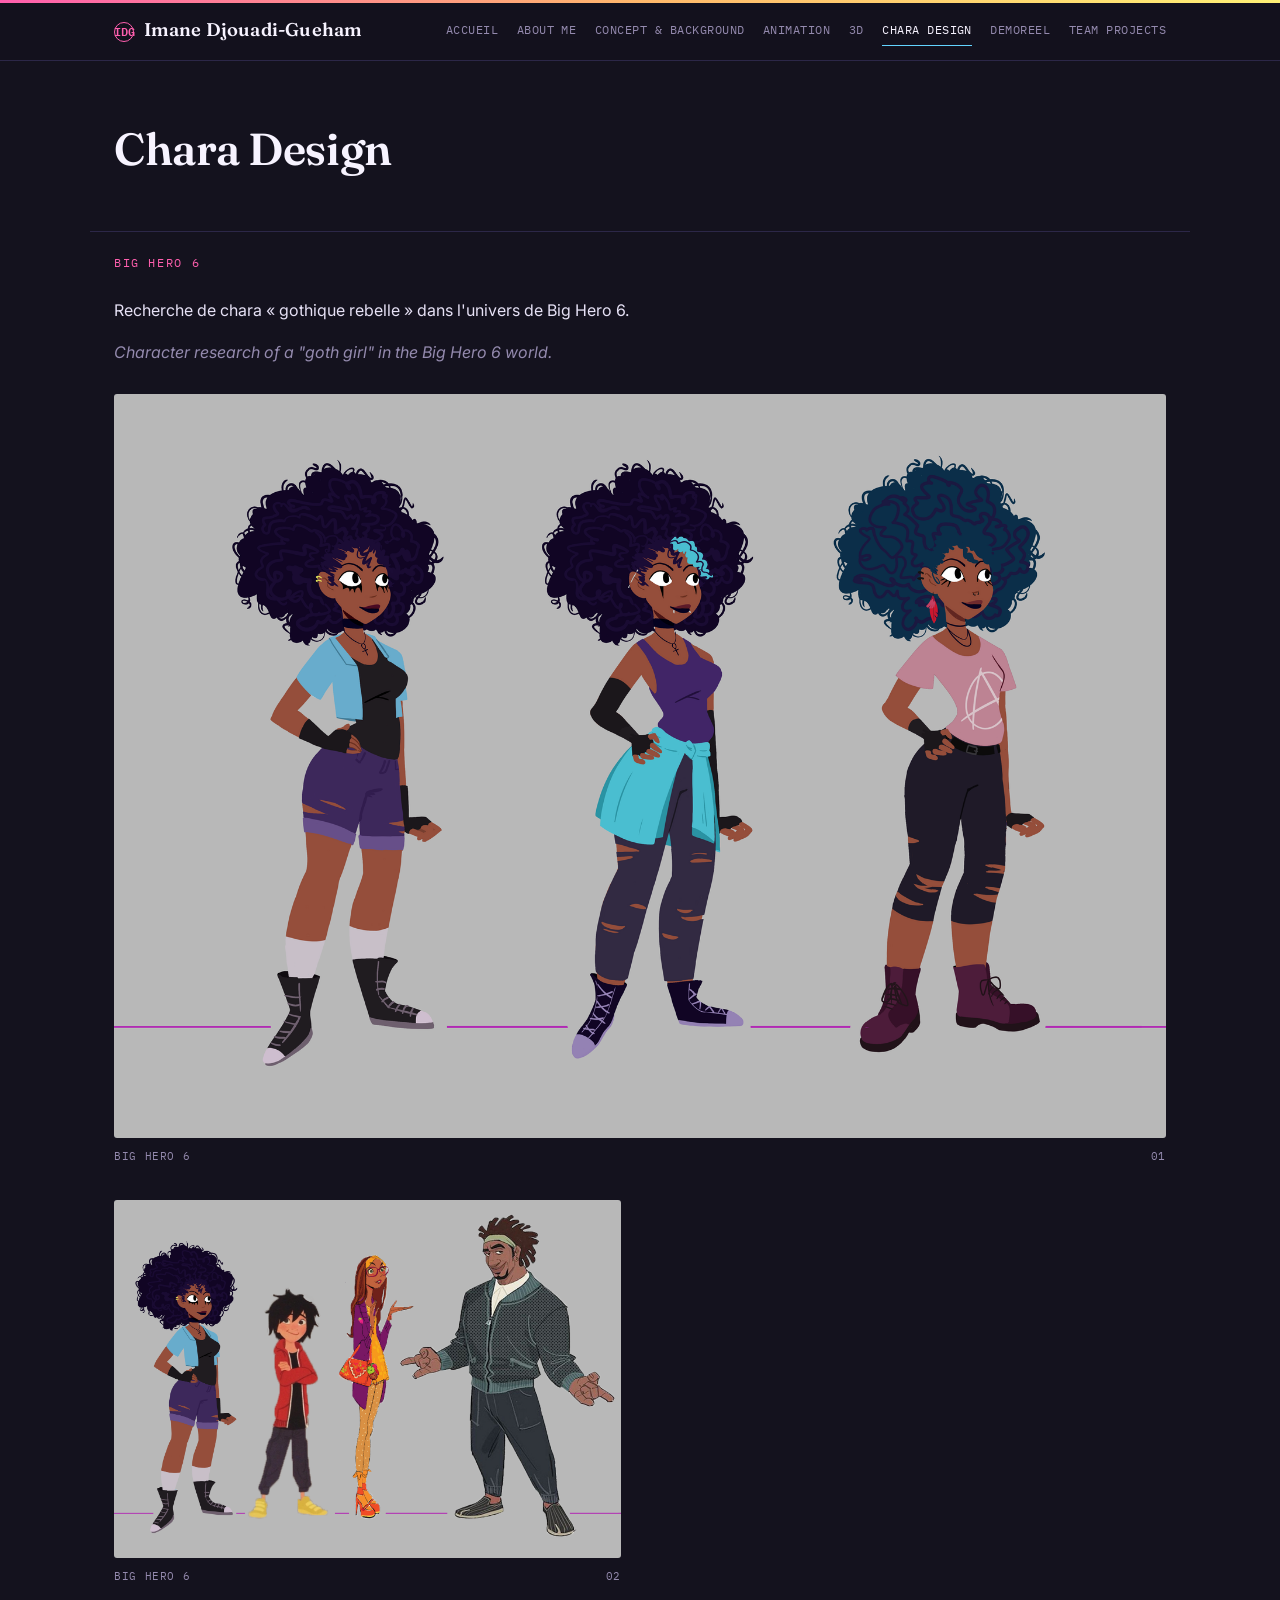
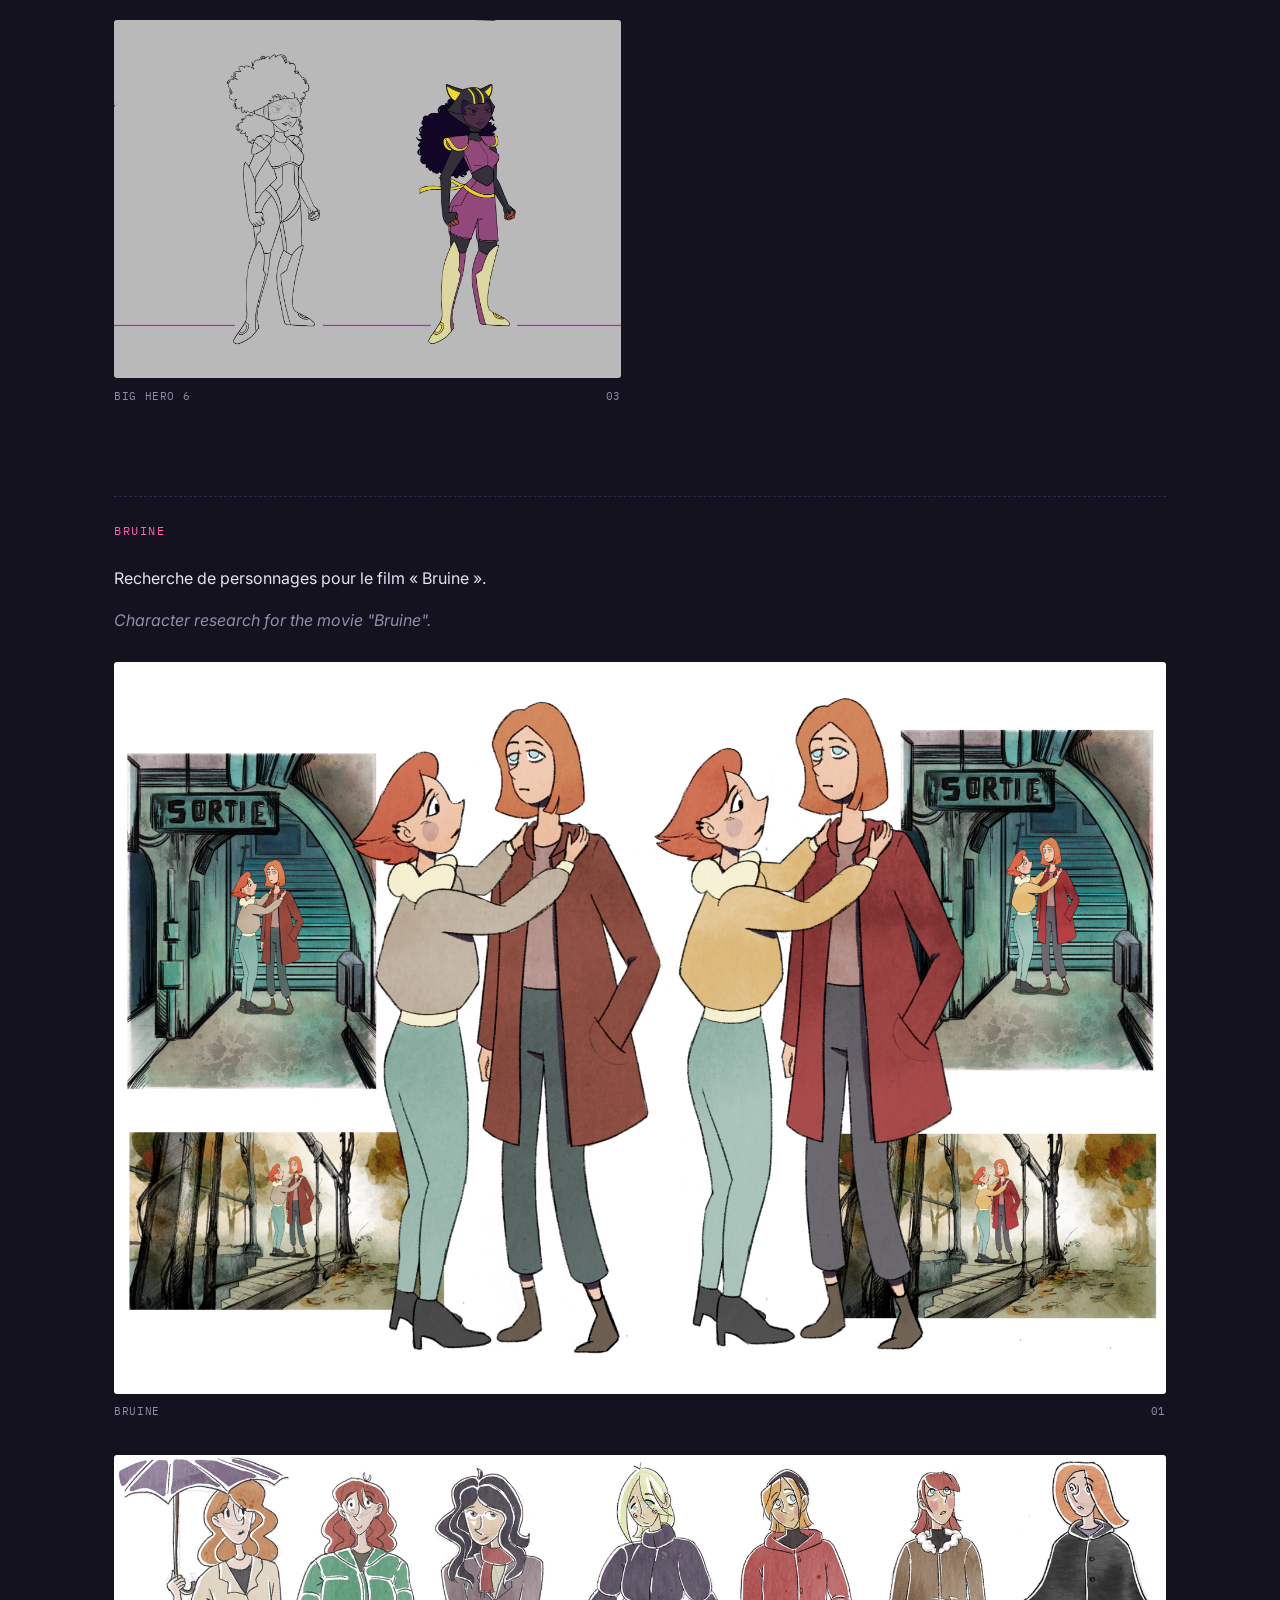
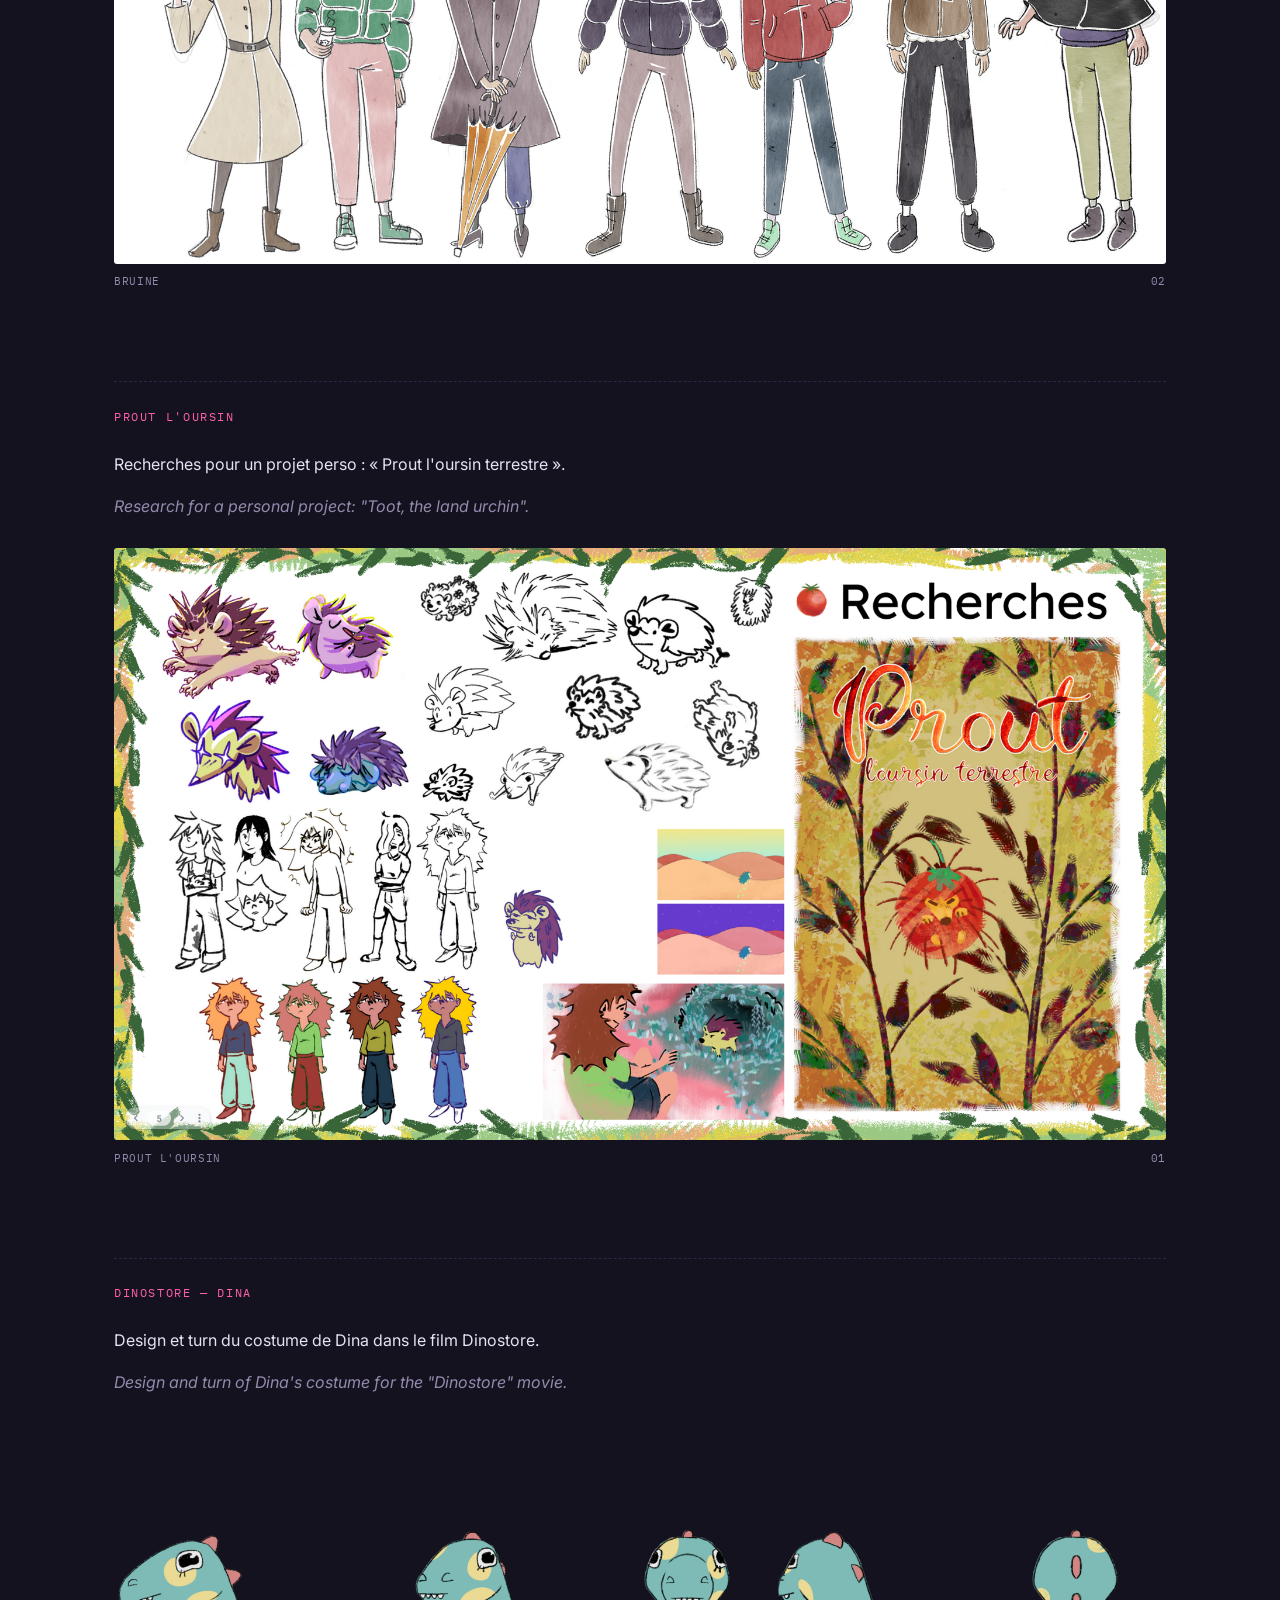
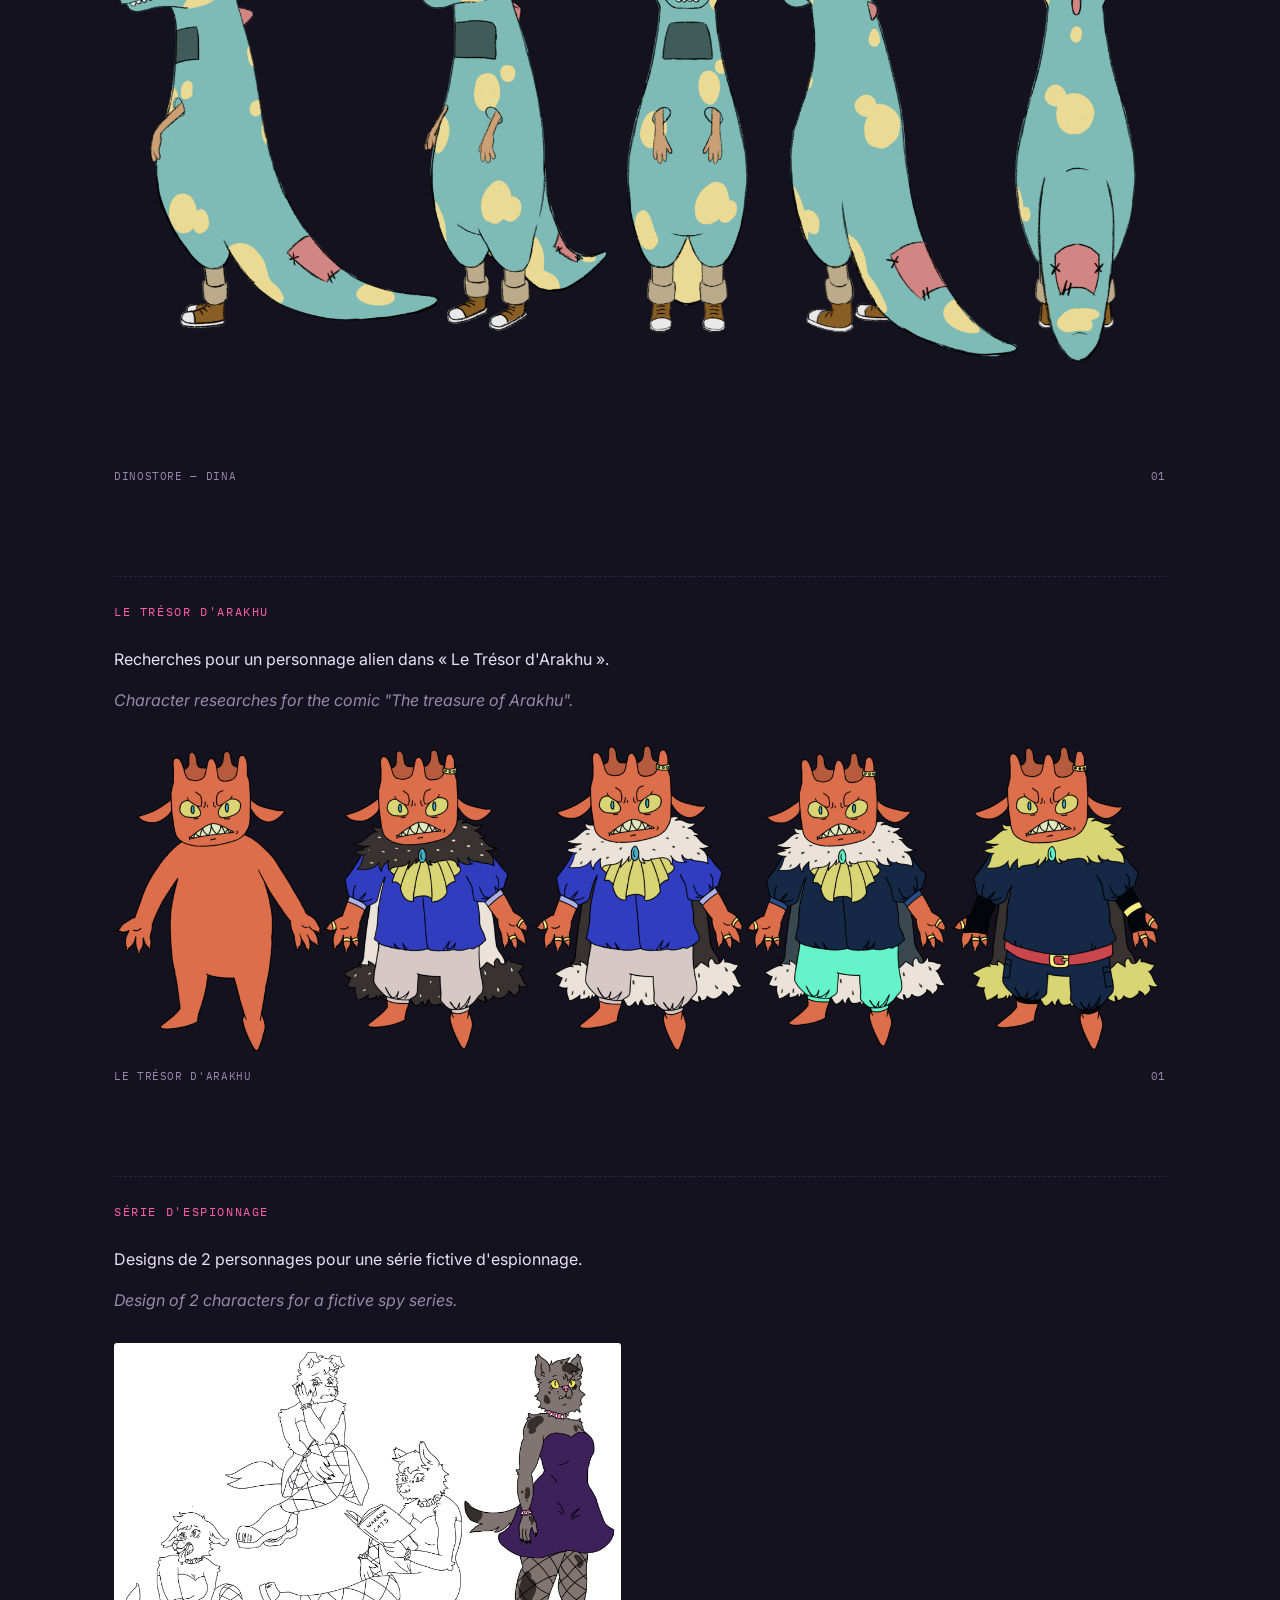
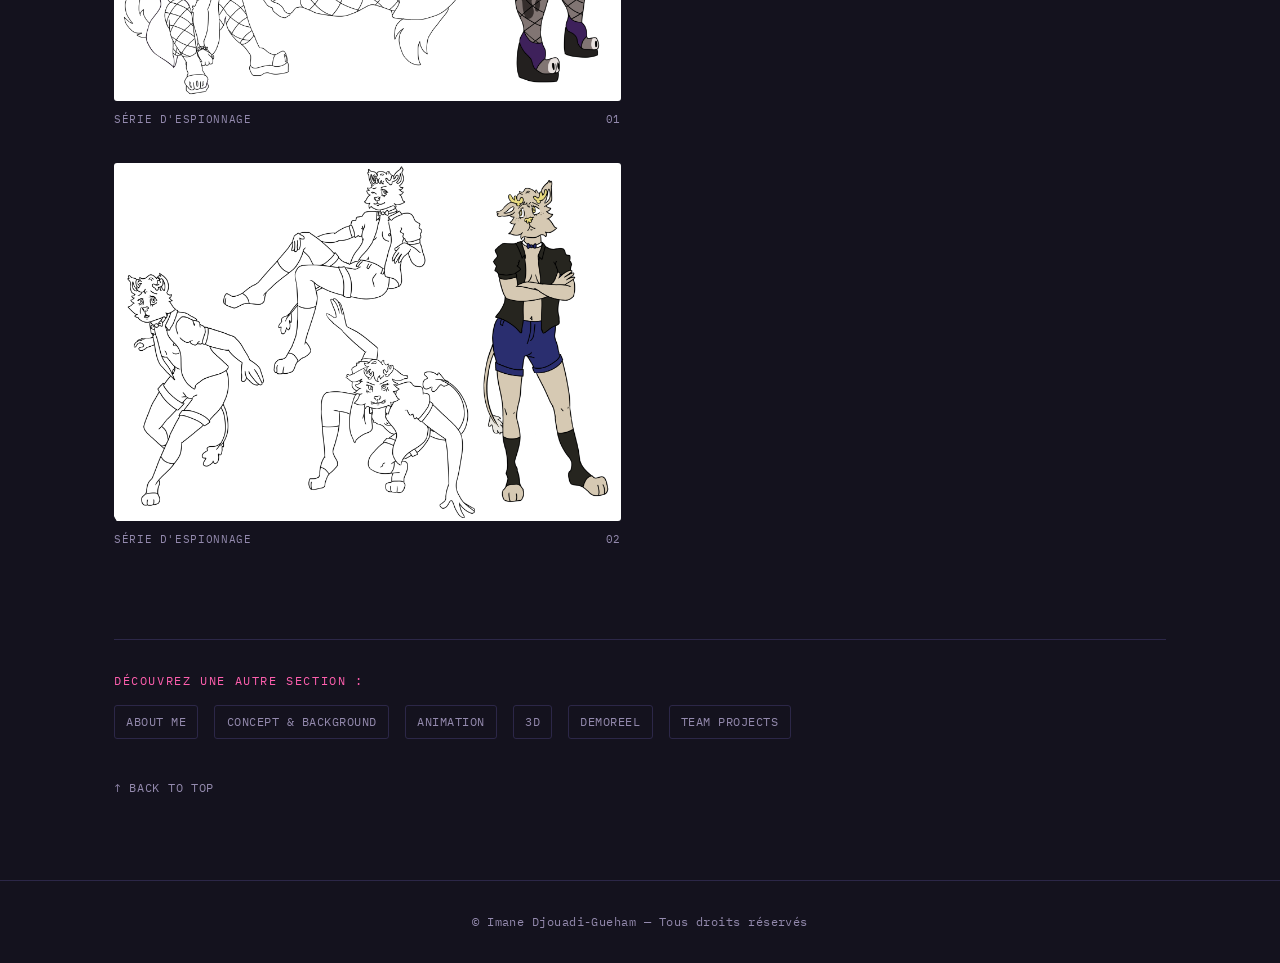
<file: portfolio/character-design.html>
<!DOCTYPE html>

<html lang="fr">
<head>
<meta charset="utf-8"/>
<meta content="width=device-width, initial-scale=1" name="viewport"/>
<title>Imane DJOUADI-GUEHAM — Chara Design</title>
<meta content="Je suis passionnée par l'animation 2D comme 3D !" name="description"/>
<link href="images/stick_favicon.png" rel="icon"/>
<link href="style.css" rel="stylesheet"/>
</head>
<body>
<a class="skip-link" href="#main">Aller au contenu</a>
<header class="site-header">
<div class="header-inner">
<a class="logo" href="index.html"><span class="logo-mark">IDG</span> Imane Djouadi-Gueham</a>
<button aria-expanded="false" aria-label="Ouvrir le menu" class="nav-toggle">☰</button>
<nav class="main-nav"><a href="index.html">Accueil</a>
<a href="about-me.html">About Me</a>
<a href="concepts-illustrations.html">Concept &amp; Background</a>
<a href="animation.html">Animation</a>
<a href="3d.html">3D</a>
<a href="character-design.html">Chara Design</a>
<a href="demoreel.html">Demoreel</a>
<a href="team-projects.html">Team Projects</a></nav>
</div>
</header>
<div class="page-head"><h1>Chara Design</h1></div>
<main id="main">
<div class="group-head"><span class="eyebrow">BIG HERO 6</span><div class="bilingual"><p class="fr">Recherche de chara « gothique rebelle » dans l'univers de Big Hero 6.</p><p class="en">Character research of a "goth girl" in the Big Hero 6 world.</p></div></div><div class="reel"><figure class="gallery-item gallery-wide"><button aria-label="Agrandir : Big Hero 6 — 1" class="gallery-trigger" type="button"><img alt="Big Hero 6 — 1" class="gallery-img" loading="lazy" src="images/chara-goth-bh6-01.png"/></button><figcaption class="gallery-tab"><span>BIG HERO 6</span><span>01</span></figcaption></figure><figure class="gallery-item"><button aria-label="Agrandir : Big Hero 6 — 2" class="gallery-trigger" type="button"><img alt="Big Hero 6 — 2" class="gallery-img" loading="lazy" src="images/chara-goth-bh6-02.png"/></button><figcaption class="gallery-tab"><span>BIG HERO 6</span><span>02</span></figcaption></figure><figure class="gallery-item"><button aria-label="Agrandir : Big Hero 6 — 3" class="gallery-trigger" type="button"><img alt="Big Hero 6 — 3" class="gallery-img" loading="lazy" src="images/chara-goth-bh6-03.png"/></button><figcaption class="gallery-tab"><span>BIG HERO 6</span><span>03</span></figcaption></figure></div><div class="group-head"><span class="eyebrow">BRUINE</span><div class="bilingual"><p class="fr">Recherche de personnages pour le film « Bruine ».</p><p class="en">Character research for the movie "Bruine".</p></div></div><div class="reel"><figure class="gallery-item gallery-wide"><button aria-label="Agrandir : Bruine — 1" class="gallery-trigger" type="button"><img alt="Bruine — 1" class="gallery-img" loading="lazy" src="images/chara-bruine-01.png"/></button><figcaption class="gallery-tab"><span>BRUINE</span><span>01</span></figcaption></figure><figure class="gallery-item gallery-wide"><button aria-label="Agrandir : Bruine — 2" class="gallery-trigger" type="button"><img alt="Bruine — 2" class="gallery-img" loading="lazy" src="images/chara-bruine-02.png"/></button><figcaption class="gallery-tab"><span>BRUINE</span><span>02</span></figcaption></figure></div><div class="group-head"><span class="eyebrow">PROUT L'OURSIN</span><div class="bilingual"><p class="fr">Recherches pour un projet perso : « Prout l'oursin terrestre ».</p><p class="en">Research for a personal project: "Toot, the land urchin".</p></div></div><div class="reel"><figure class="gallery-item gallery-wide"><button aria-label="Agrandir : Prout l'oursin terrestre" class="gallery-trigger" type="button"><img alt="Prout l'oursin terrestre" class="gallery-img" loading="lazy" src="images/chara-prout-oursin-01.PNG"/></button><figcaption class="gallery-tab"><span>PROUT L'OURSIN</span><span>01</span></figcaption></figure></div><div class="group-head"><span class="eyebrow">DINOSTORE — DINA</span><div class="bilingual"><p class="fr">Design et turn du costume de Dina dans le film Dinostore.</p><p class="en">Design and turn of Dina's costume for the "Dinostore" movie.</p></div></div><div class="reel"><figure class="gallery-item gallery-wide"><button aria-label="Agrandir : Design et turn du costume de Dina — Dinostore" class="gallery-trigger" type="button"><img alt="Design et turn du costume de Dina — Dinostore" class="gallery-img" loading="lazy" src="images/chara-dinostore-dina.png"/></button><figcaption class="gallery-tab"><span>DINOSTORE — DINA</span><span>01</span></figcaption></figure></div><div class="group-head"><span class="eyebrow">LE TRÉSOR D'ARAKHU</span><div class="bilingual"><p class="fr">Recherches pour un personnage alien dans « Le Trésor d'Arakhu ».</p><p class="en">Character researches for the comic "The treasure of Arakhu".</p></div></div><div class="reel"><figure class="gallery-item gallery-wide"><button aria-label="Agrandir : Recherches pour un personnage alien — Le Trésor d'Arakhu" class="gallery-trigger" type="button"><img alt="Recherches pour un personnage alien — Le Trésor d'Arakhu" class="gallery-img" loading="lazy" src="images/chara-arakhu-alien.png"/></button><figcaption class="gallery-tab"><span>LE TRÉSOR D'ARAKHU</span><span>01</span></figcaption></figure></div><div class="group-head"><span class="eyebrow">SÉRIE D'ESPIONNAGE</span><div class="bilingual"><p class="fr">Designs de 2 personnages pour une série fictive d'espionnage.</p><p class="en">Design of 2 characters for a fictive spy series.</p></div></div><div class="reel"><figure class="gallery-item"><button aria-label="Agrandir : Série d'espionnage — 1" class="gallery-trigger" type="button"><img alt="Série d'espionnage — 1" class="gallery-img" loading="lazy" src="images/chara-spy-01.PNG"/></button><figcaption class="gallery-tab"><span>SÉRIE D'ESPIONNAGE</span><span>01</span></figcaption></figure><figure class="gallery-item"><button aria-label="Agrandir : Série d'espionnage — 2" class="gallery-trigger" type="button"><img alt="Série d'espionnage — 2" class="gallery-img" loading="lazy" src="images/chara-spy-02.png"/></button><figcaption class="gallery-tab"><span>SÉRIE D'ESPIONNAGE</span><span>02</span></figcaption></figure></div>
<div class="discover">
<span class="eyebrow">Découvrez une autre section :</span>
<div class="discover-links"><a href="about-me.html">About Me</a><a href="concepts-illustrations.html">Concept &amp; Background</a><a href="animation.html">Animation</a><a href="3d.html">3D</a><a href="demoreel.html">Demoreel</a><a href="team-projects.html">Team Projects</a></div>
<a class="back-top" href="#">↑ Back to Top</a>
</div>
</main>
<footer class="site-footer">© Imane Djouadi-Gueham — Tous droits réservés</footer>
<script src="script.js"></script>
</body>
</html>
</file>
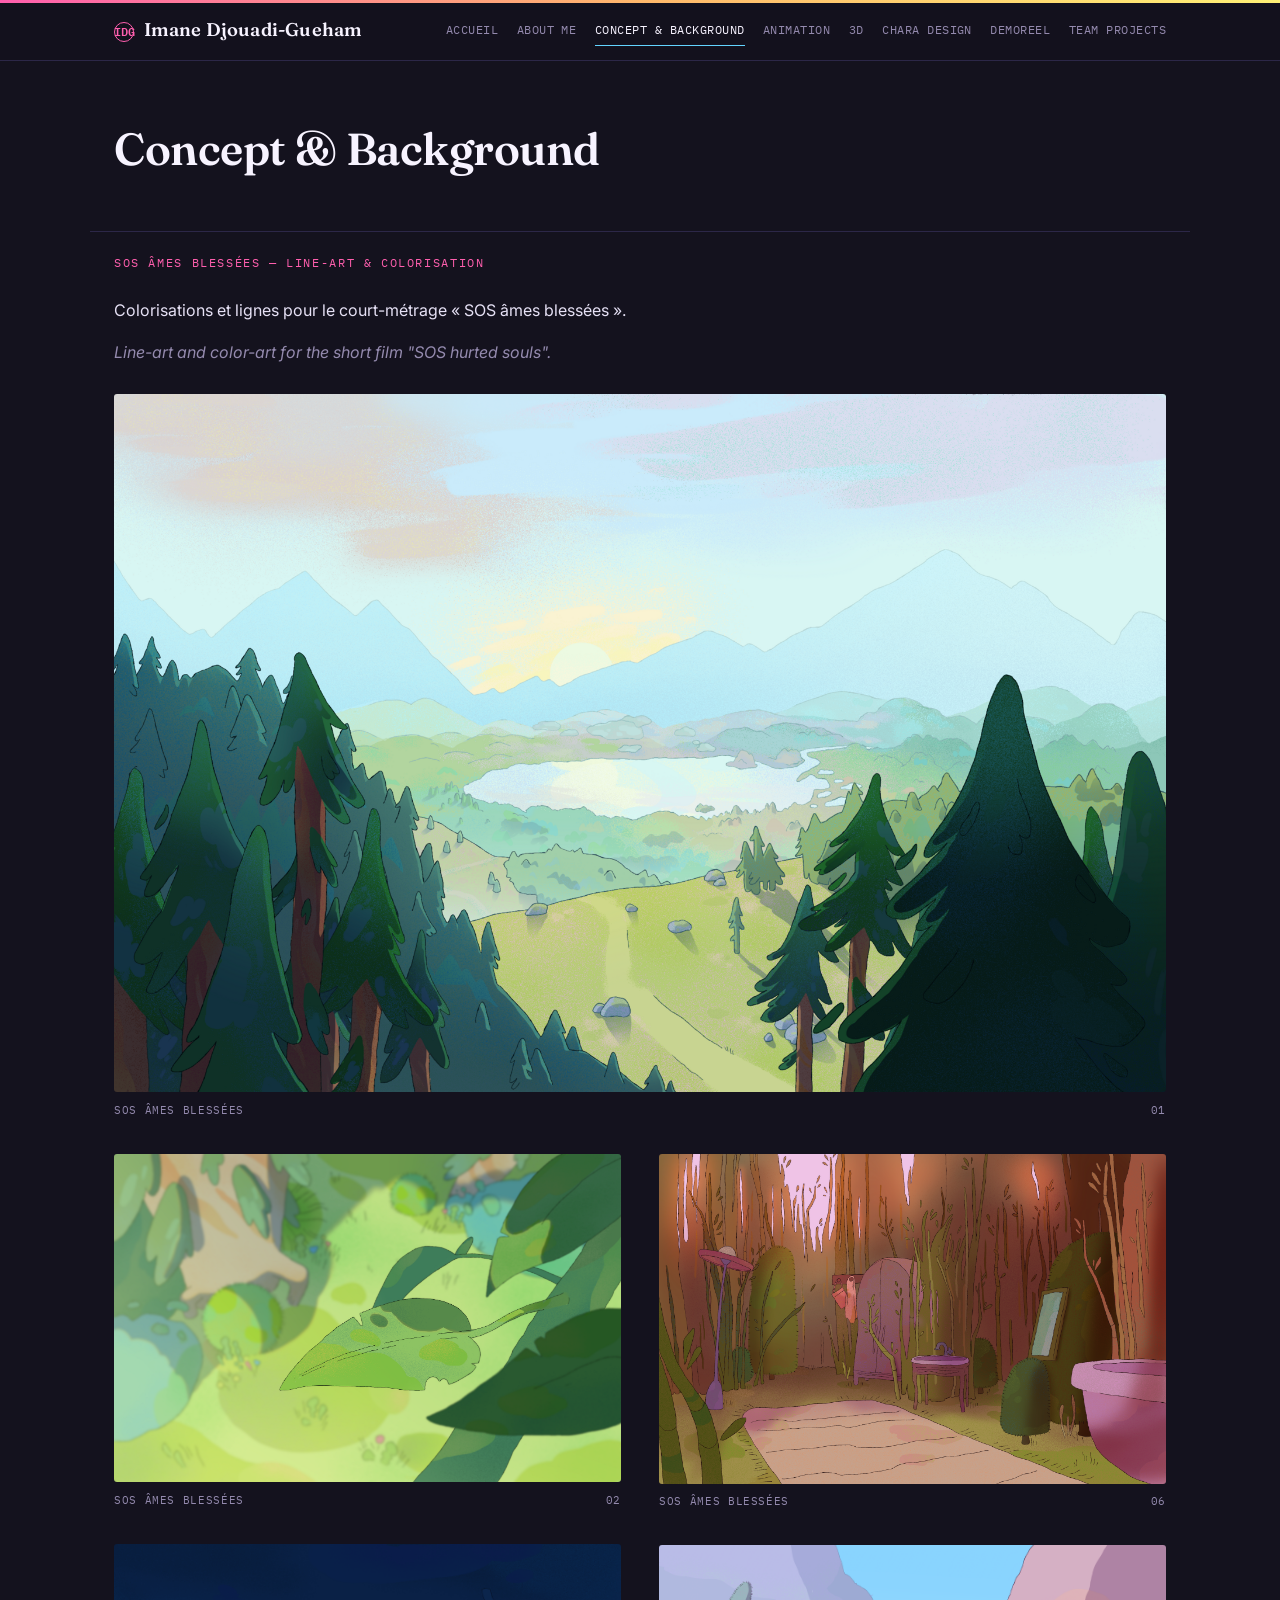
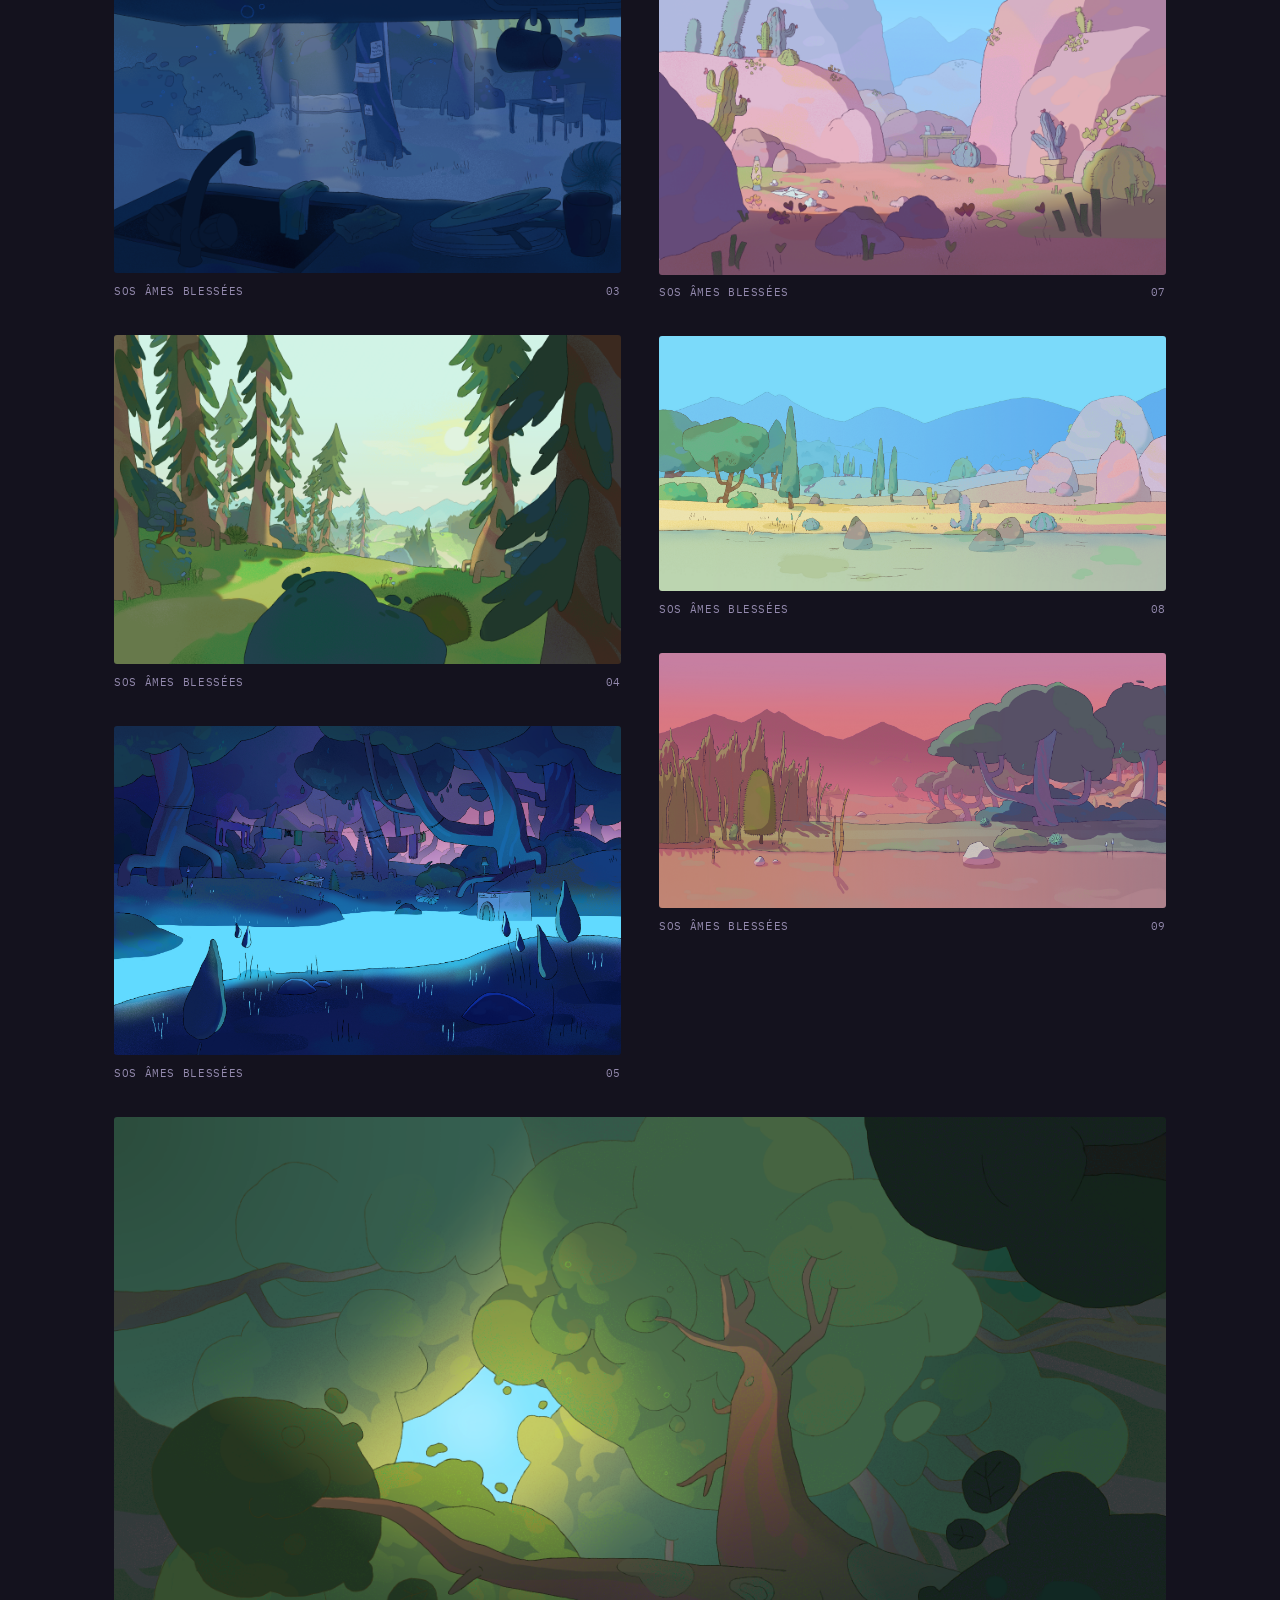
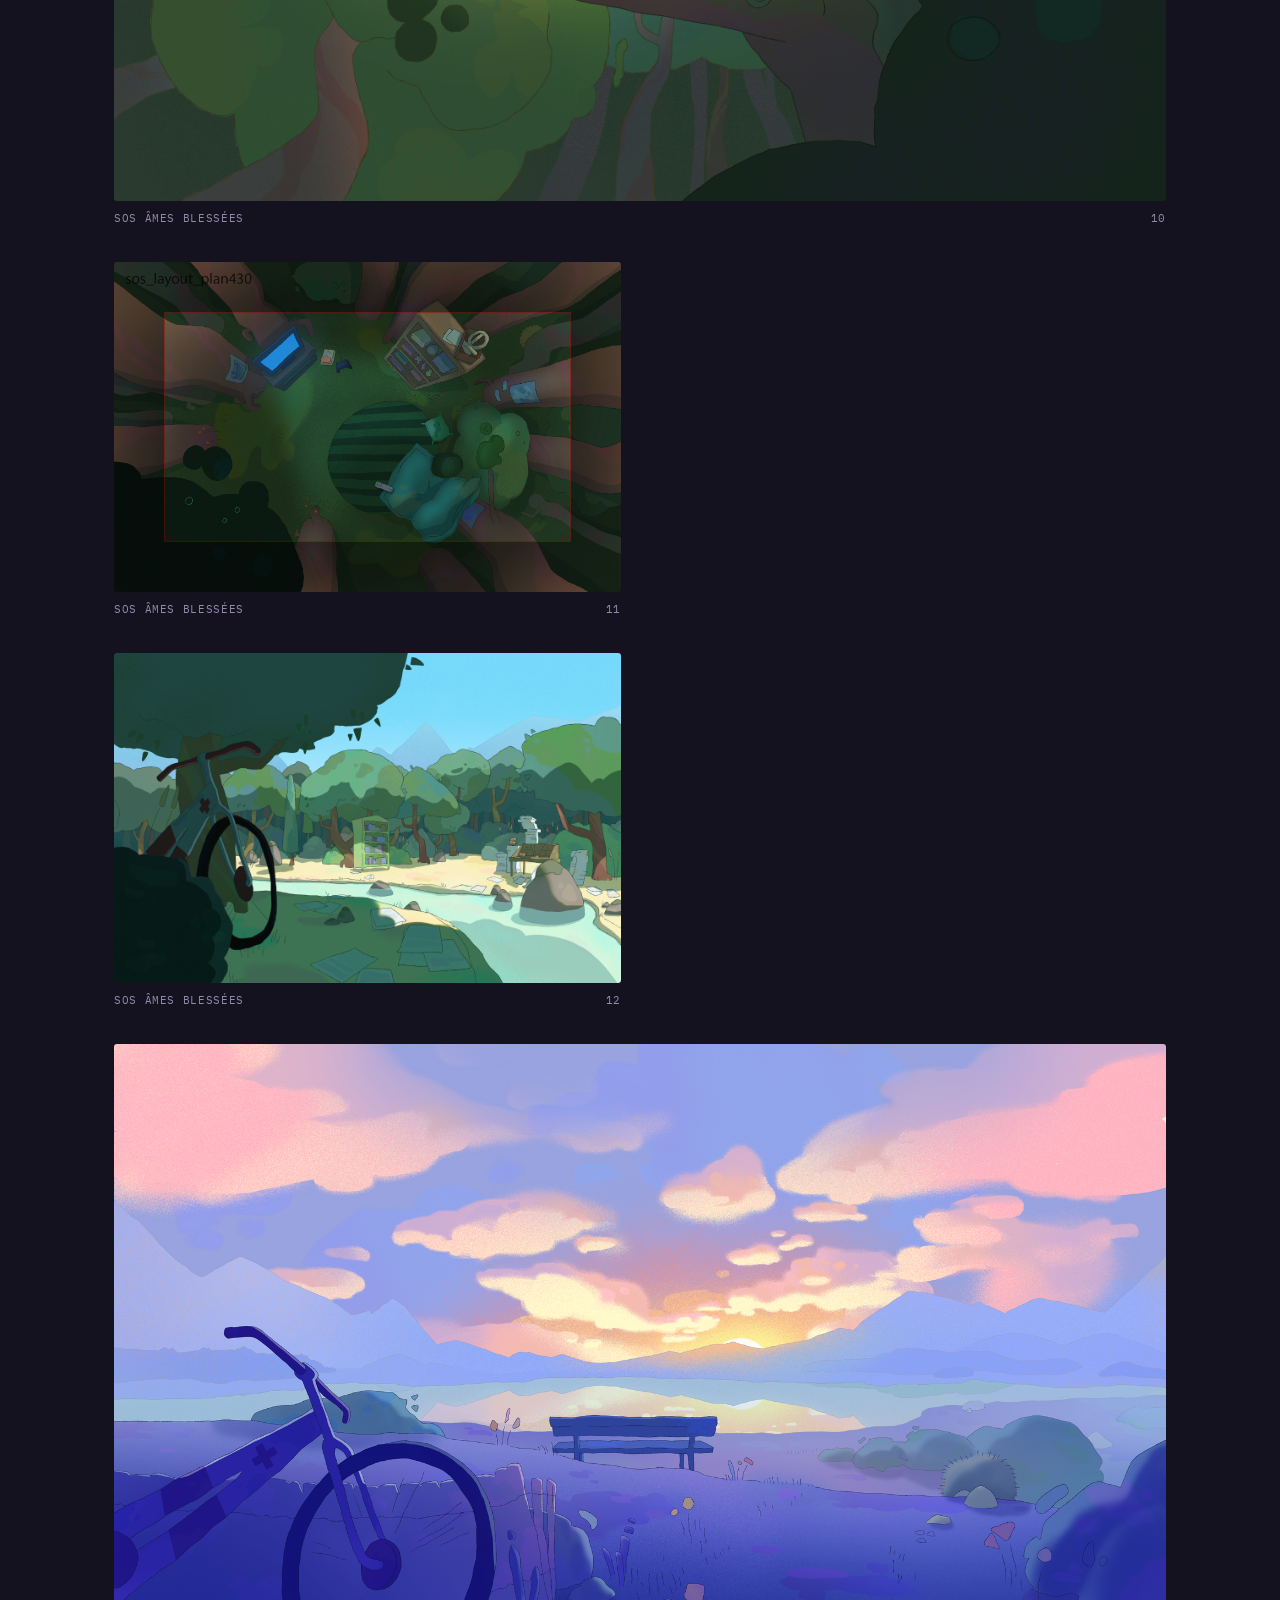
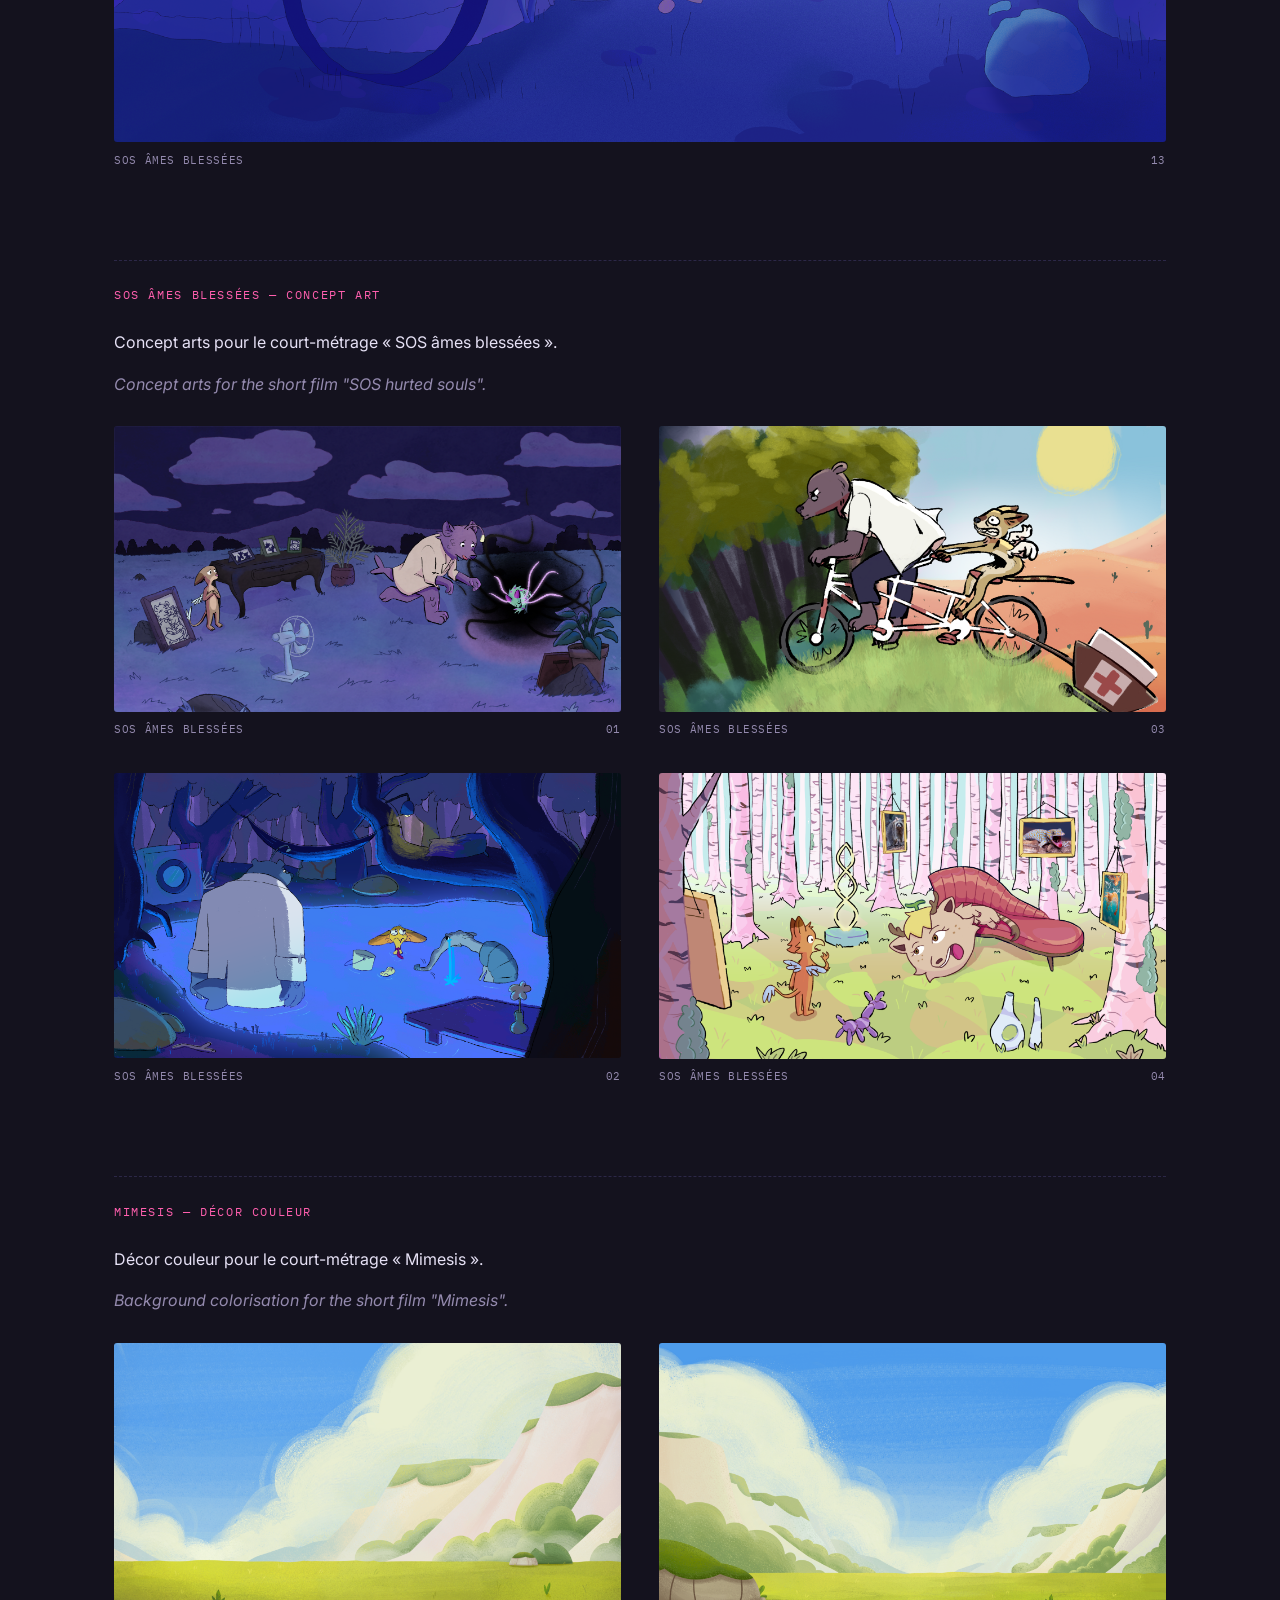
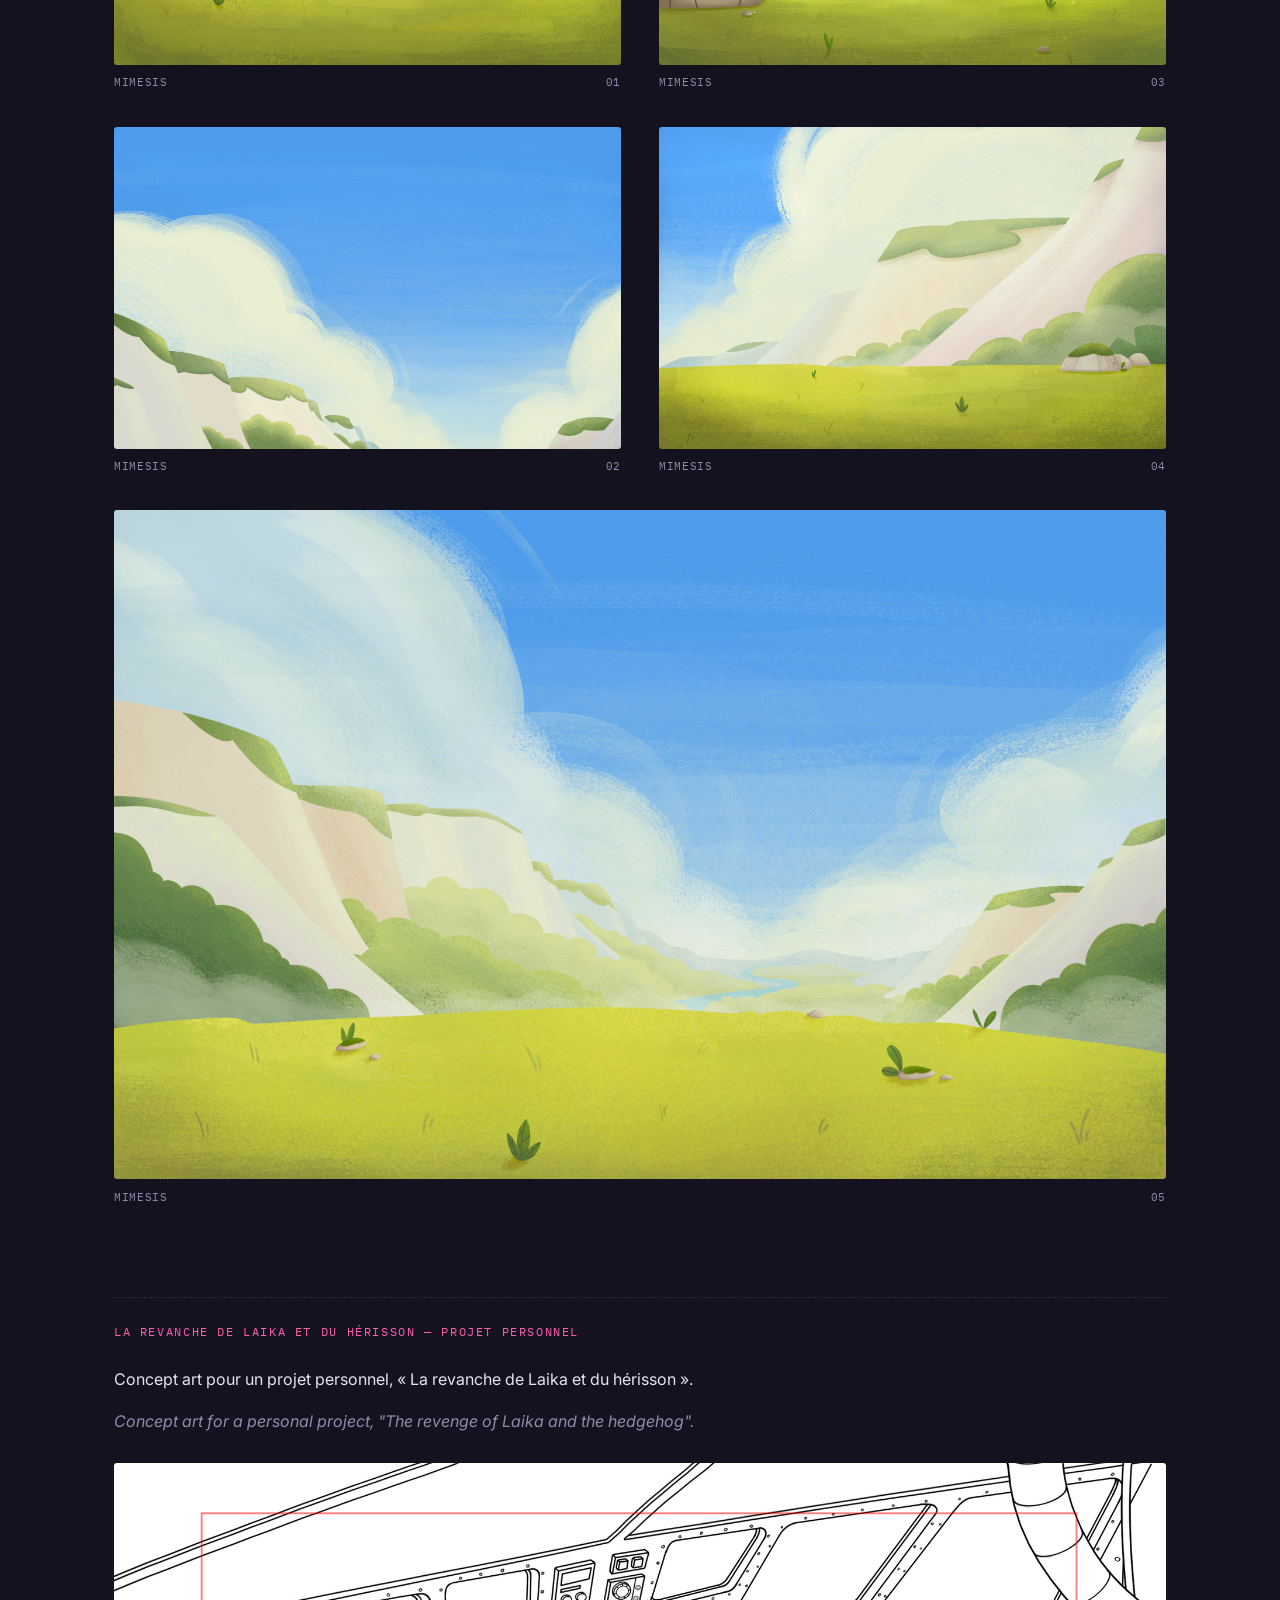
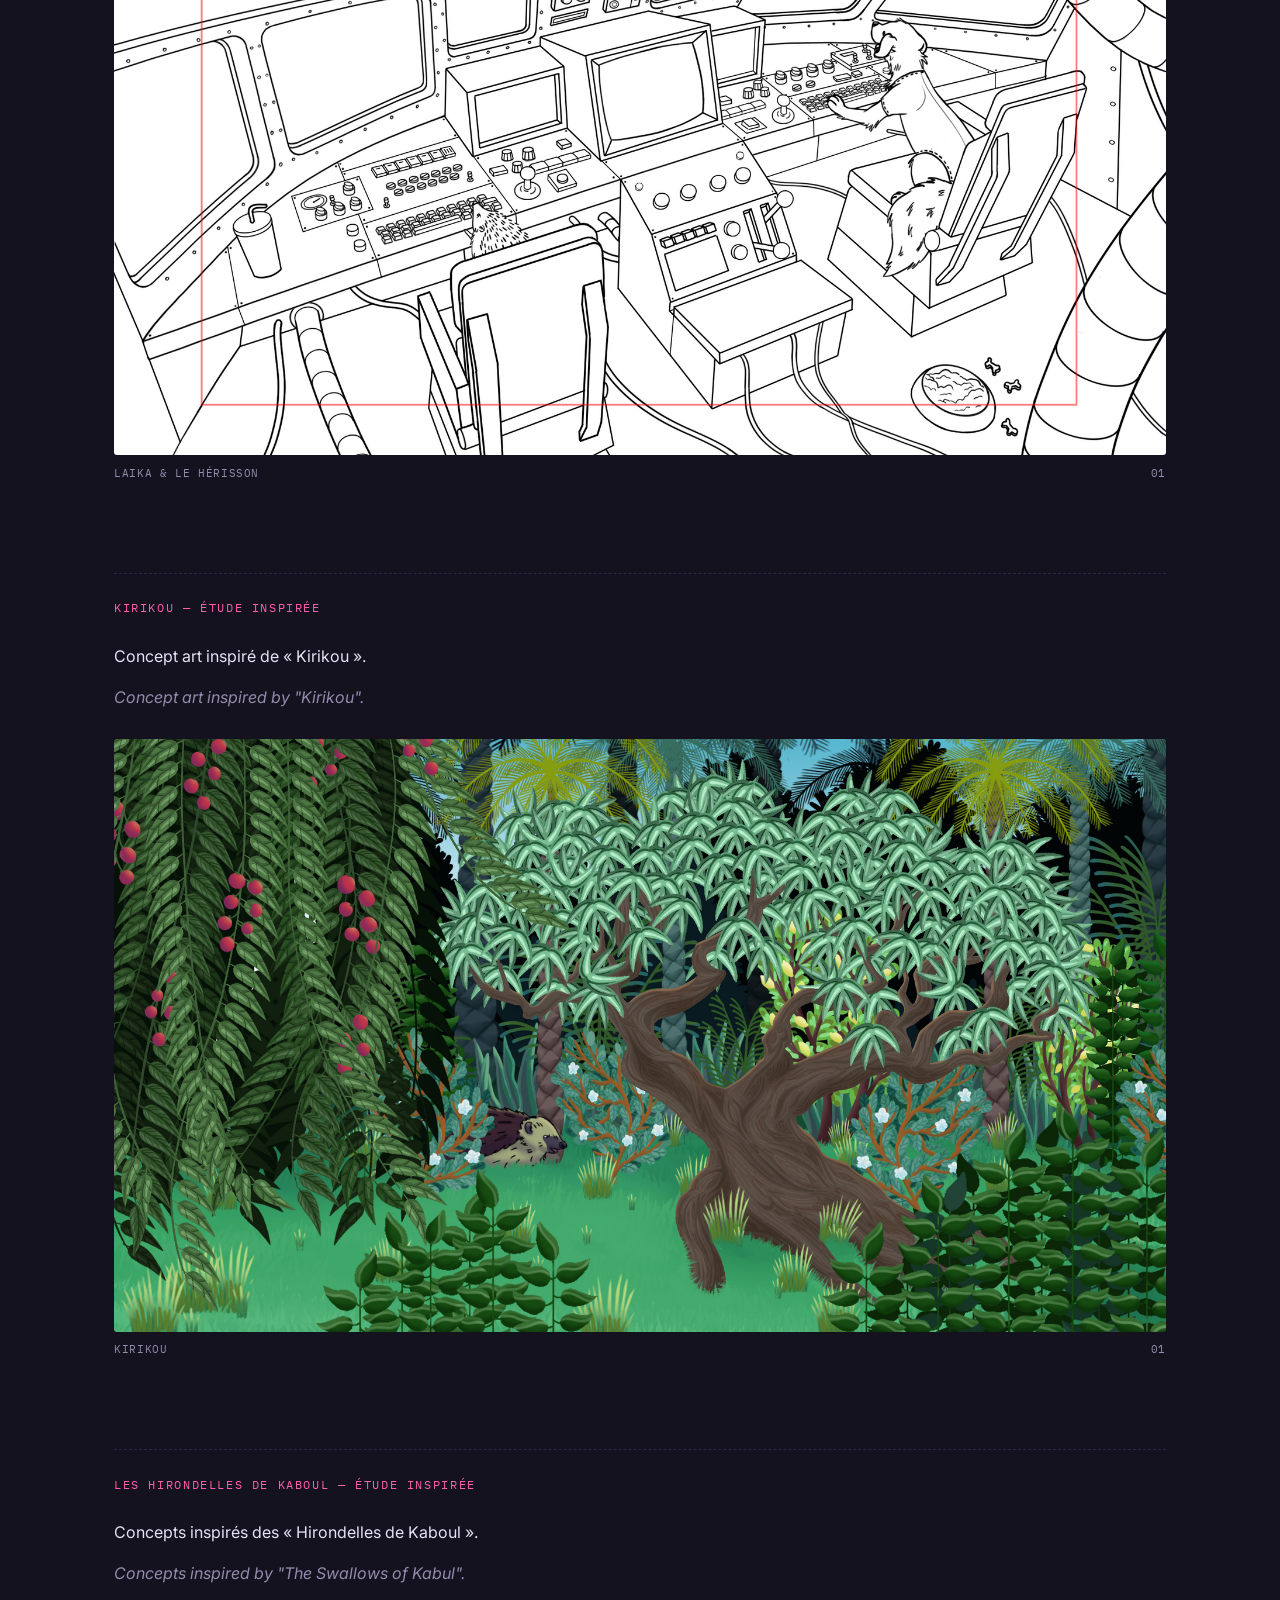
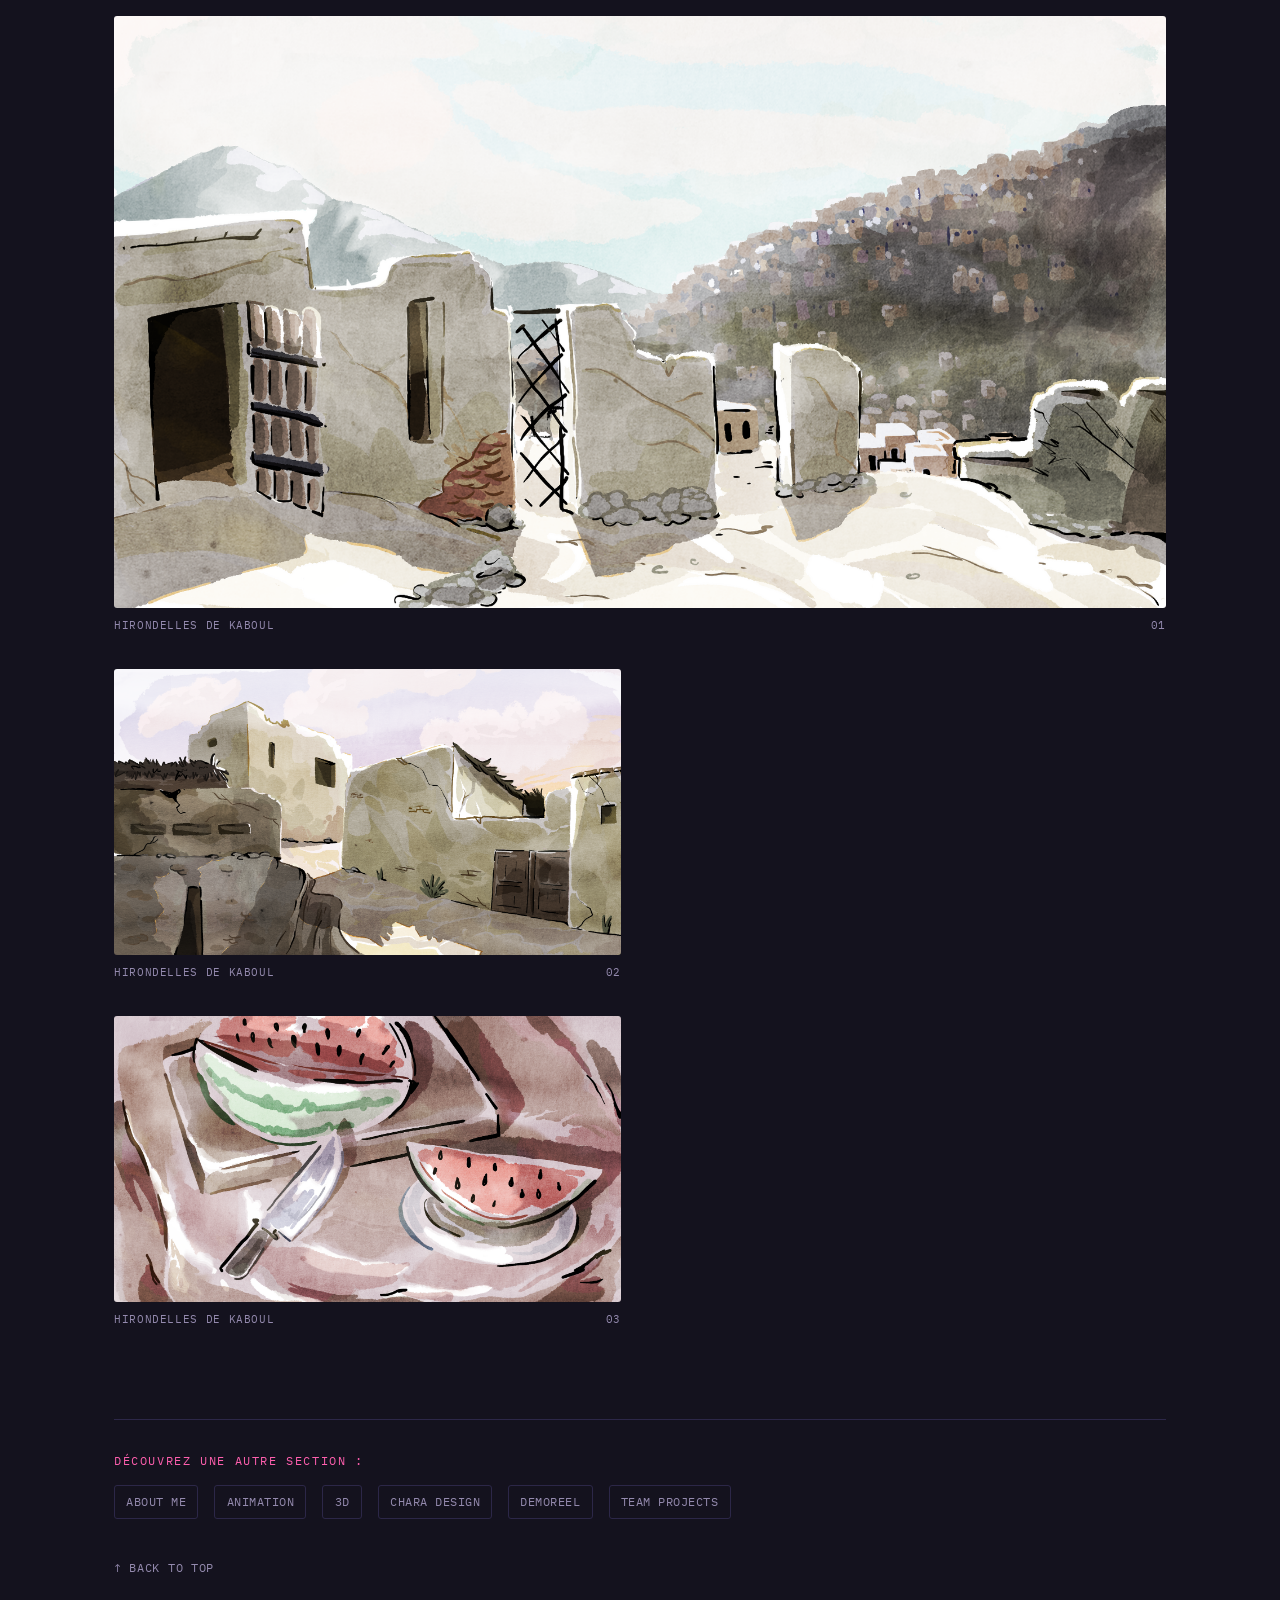
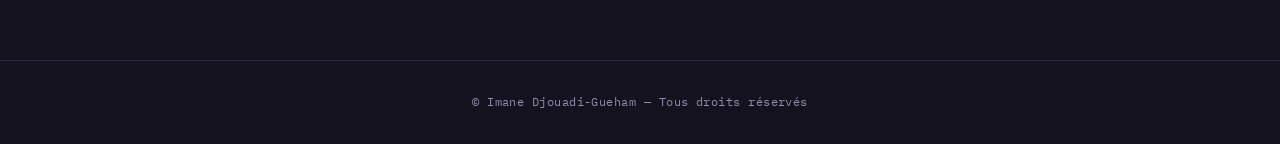
<file: portfolio/concepts-illustrations.html>
<!DOCTYPE html>

<html lang="fr">
<head>
<meta charset="utf-8"/>
<meta content="width=device-width, initial-scale=1" name="viewport"/>
<title>Imane DJOUADI-GUEHAM — Concept &amp; Background</title>
<meta content="Je suis passionnée par l'animation 2D comme 3D !" name="description"/>
<link href="images/stick_favicon.png" rel="icon"/>
<link href="style.css" rel="stylesheet"/>
</head>
<body>
<a class="skip-link" href="#main">Aller au contenu</a>
<header class="site-header">
<div class="header-inner">
<a class="logo" href="index.html"><span class="logo-mark">IDG</span> Imane Djouadi-Gueham</a>
<button aria-expanded="false" aria-label="Ouvrir le menu" class="nav-toggle">☰</button>
<nav class="main-nav"><a href="index.html">Accueil</a>
<a href="about-me.html">About Me</a>
<a href="concepts-illustrations.html">Concept &amp; Background</a>
<a href="animation.html">Animation</a>
<a href="3d.html">3D</a>
<a href="character-design.html">Chara Design</a>
<a href="demoreel.html">Demoreel</a>
<a href="team-projects.html">Team Projects</a></nav>
</div>
</header>
<div class="page-head"><h1>Concept &amp; Background</h1></div>
<main id="main">
<div class="group-head">
<span class="eyebrow">SOS Âmes Blessées — line-art &amp; colorisation</span>
<div class="bilingual">
<p class="fr">Colorisations et lignes pour le court-métrage « SOS âmes blessées ».</p>
<p class="en">Line-art and color-art for the short film "SOS hurted souls".</p>
</div>
</div>
<div class="reel">
<figure class="gallery-item gallery-wide"><button aria-label="Agrandir : SOS âmes blessées — line-art / colorisation 1" class="gallery-trigger" type="button"><img alt="SOS âmes blessées — line-art / colorisation 1" class="gallery-img" loading="lazy" src="images/concepts-sos-lineart-01.png"/></button><figcaption class="gallery-tab"><span>SOS ÂMES BLESSÉES</span><span>01</span></figcaption></figure>
<figure class="gallery-item"><button aria-label="Agrandir : SOS âmes blessées — line-art / colorisation 2" class="gallery-trigger" type="button"><img alt="SOS âmes blessées — line-art / colorisation 2" class="gallery-img" loading="lazy" src="images/concepts-sos-lineart-02.png"/></button><figcaption class="gallery-tab"><span>SOS ÂMES BLESSÉES</span><span>02</span></figcaption></figure>
<figure class="gallery-item"><button aria-label="Agrandir : SOS âmes blessées — line-art / colorisation 3" class="gallery-trigger" type="button"><img alt="SOS âmes blessées — line-art / colorisation 3" class="gallery-img" loading="lazy" src="images/concepts-sos-lineart-03.png"/></button><figcaption class="gallery-tab"><span>SOS ÂMES BLESSÉES</span><span>03</span></figcaption></figure>
<figure class="gallery-item"><button aria-label="Agrandir : SOS âmes blessées — line-art / colorisation 4" class="gallery-trigger" type="button"><img alt="SOS âmes blessées — line-art / colorisation 4" class="gallery-img" loading="lazy" src="images/concepts-sos-lineart-04.png"/></button><figcaption class="gallery-tab"><span>SOS ÂMES BLESSÉES</span><span>04</span></figcaption></figure>
<figure class="gallery-item"><button aria-label="Agrandir : SOS âmes blessées — line-art / colorisation 5" class="gallery-trigger" type="button"><img alt="SOS âmes blessées — line-art / colorisation 5" class="gallery-img" loading="lazy" src="images/concepts-sos-lineart-05.png"/></button><figcaption class="gallery-tab"><span>SOS ÂMES BLESSÉES</span><span>05</span></figcaption></figure>
<figure class="gallery-item"><button aria-label="Agrandir : SOS âmes blessées — line-art / colorisation 6" class="gallery-trigger" type="button"><img alt="SOS âmes blessées — line-art / colorisation 6" class="gallery-img" loading="lazy" src="images/concepts-sos-lineart-06.png"/></button><figcaption class="gallery-tab"><span>SOS ÂMES BLESSÉES</span><span>06</span></figcaption></figure>
<figure class="gallery-item"><button aria-label="Agrandir : SOS âmes blessées — line-art / colorisation 7" class="gallery-trigger" type="button"><img alt="SOS âmes blessées — line-art / colorisation 7" class="gallery-img" loading="lazy" src="images/concepts-sos-lineart-07.png"/></button><figcaption class="gallery-tab"><span>SOS ÂMES BLESSÉES</span><span>07</span></figcaption></figure>
<figure class="gallery-item"><button aria-label="Agrandir : SOS âmes blessées — line-art / colorisation 8" class="gallery-trigger" type="button"><img alt="SOS âmes blessées — line-art / colorisation 8" class="gallery-img" loading="lazy" src="images/concepts-sos-lineart-08.png"/></button><figcaption class="gallery-tab"><span>SOS ÂMES BLESSÉES</span><span>08</span></figcaption></figure>
<figure class="gallery-item"><button aria-label="Agrandir : SOS âmes blessées — line-art / colorisation 9" class="gallery-trigger" type="button"><img alt="SOS âmes blessées — line-art / colorisation 9" class="gallery-img" loading="lazy" src="images/concepts-sos-lineart-09.png"/></button><figcaption class="gallery-tab"><span>SOS ÂMES BLESSÉES</span><span>09</span></figcaption></figure>
<figure class="gallery-item gallery-wide"><button aria-label="Agrandir : SOS âmes blessées — line-art / colorisation 10" class="gallery-trigger" type="button"><img alt="SOS âmes blessées — line-art / colorisation 10" class="gallery-img" loading="lazy" src="images/concepts-sos-lineart-10.png"/></button><figcaption class="gallery-tab"><span>SOS ÂMES BLESSÉES</span><span>10</span></figcaption></figure>
<figure class="gallery-item"><button aria-label="Agrandir : SOS âmes blessées — line-art / colorisation 11" class="gallery-trigger" type="button"><img alt="SOS âmes blessées — line-art / colorisation 11" class="gallery-img" loading="lazy" src="images/concepts-sos-lineart-11.png"/></button><figcaption class="gallery-tab"><span>SOS ÂMES BLESSÉES</span><span>11</span></figcaption></figure>
<figure class="gallery-item"><button aria-label="Agrandir : SOS âmes blessées — line-art / colorisation 12" class="gallery-trigger" type="button"><img alt="SOS âmes blessées — line-art / colorisation 12" class="gallery-img" loading="lazy" src="images/concepts-sos-lineart-12.png"/></button><figcaption class="gallery-tab"><span>SOS ÂMES BLESSÉES</span><span>12</span></figcaption></figure>
<figure class="gallery-item gallery-wide"><button aria-label="Agrandir : SOS âmes blessées — line-art / colorisation 13" class="gallery-trigger" type="button"><img alt="SOS âmes blessées — line-art / colorisation 13" class="gallery-img" loading="lazy" src="images/concepts-sos-lineart-13.png"/></button><figcaption class="gallery-tab"><span>SOS ÂMES BLESSÉES</span><span>13</span></figcaption></figure>
</div>
<div class="group-head">
<span class="eyebrow">SOS Âmes Blessées — concept art</span>
<div class="bilingual">
<p class="fr">Concept arts pour le court-métrage « SOS âmes blessées ».</p>
<p class="en">Concept arts for the short film "SOS hurted souls".</p>
</div>
</div>
<div class="reel">
<figure class="gallery-item"><button aria-label="Agrandir : SOS âmes blessées — concept art 1" class="gallery-trigger" type="button"><img alt="SOS âmes blessées — concept art 1" class="gallery-img" loading="lazy" src="images/concepts-sos-conceptart-01.png"/></button><figcaption class="gallery-tab"><span>SOS ÂMES BLESSÉES</span><span>01</span></figcaption></figure>
<figure class="gallery-item"><button aria-label="Agrandir : SOS âmes blessées — concept art 2" class="gallery-trigger" type="button"><img alt="SOS âmes blessées — concept art 2" class="gallery-img" loading="lazy" src="images/concepts-sos-conceptart-02.png"/></button><figcaption class="gallery-tab"><span>SOS ÂMES BLESSÉES</span><span>02</span></figcaption></figure>
<figure class="gallery-item"><button aria-label="Agrandir : SOS âmes blessées — concept art 3" class="gallery-trigger" type="button"><img alt="SOS âmes blessées — concept art 3" class="gallery-img" loading="lazy" src="images/concepts-sos-conceptart-03.png"/></button><figcaption class="gallery-tab"><span>SOS ÂMES BLESSÉES</span><span>03</span></figcaption></figure>
<figure class="gallery-item"><button aria-label="Agrandir : SOS âmes blessées — concept art 4" class="gallery-trigger" type="button"><img alt="SOS âmes blessées — concept art 4" class="gallery-img" loading="lazy" src="images/concepts-sos-conceptart-04.png"/></button><figcaption class="gallery-tab"><span>SOS ÂMES BLESSÉES</span><span>04</span></figcaption></figure>
</div>
<div class="group-head">
<span class="eyebrow">Mimesis — décor couleur</span>
<div class="bilingual">
<p class="fr">Décor couleur pour le court-métrage « Mimesis ».</p>
<p class="en">Background colorisation for the short film "Mimesis".</p>
</div>
</div>
<div class="reel">
<figure class="gallery-item"><button aria-label="Agrandir : Mimesis — décor couleur 1" class="gallery-trigger" type="button"><img alt="Mimesis — décor couleur 1" class="gallery-img" loading="lazy" src="images/concepts-mimesis-01.png"/></button><figcaption class="gallery-tab"><span>MIMESIS</span><span>01</span></figcaption></figure>
<figure class="gallery-item"><button aria-label="Agrandir : Mimesis — décor couleur 2" class="gallery-trigger" type="button"><img alt="Mimesis — décor couleur 2" class="gallery-img" loading="lazy" src="images/concepts-mimesis-02.png"/></button><figcaption class="gallery-tab"><span>MIMESIS</span><span>02</span></figcaption></figure>
<figure class="gallery-item"><button aria-label="Agrandir : Mimesis — décor couleur 3" class="gallery-trigger" type="button"><img alt="Mimesis — décor couleur 3" class="gallery-img" loading="lazy" src="images/concepts-mimesis-03.png"/></button><figcaption class="gallery-tab"><span>MIMESIS</span><span>03</span></figcaption></figure>
<figure class="gallery-item"><button aria-label="Agrandir : Mimesis — décor couleur 4" class="gallery-trigger" type="button"><img alt="Mimesis — décor couleur 4" class="gallery-img" loading="lazy" src="images/concepts-mimesis-04.png"/></button><figcaption class="gallery-tab"><span>MIMESIS</span><span>04</span></figcaption></figure>
<figure class="gallery-item gallery-wide"><button aria-label="Agrandir : Mimesis — décor couleur 5" class="gallery-trigger" type="button"><img alt="Mimesis — décor couleur 5" class="gallery-img" loading="lazy" src="images/concepts-mimesis-05.png"/></button><figcaption class="gallery-tab"><span>MIMESIS</span><span>05</span></figcaption></figure>
</div>
<div class="group-head">
<span class="eyebrow">La revanche de Laika et du hérisson — projet personnel</span>
<div class="bilingual">
<p class="fr">Concept art pour un projet personnel, « La revanche de Laika et du hérisson ».</p>
<p class="en">Concept art for a personal project, "The revenge of Laika and the hedgehog".</p>
</div>
</div>
<div class="reel">
<figure class="gallery-item gallery-wide"><button aria-label="Agrandir : La revanche de Laika et du hérisson — concept art" class="gallery-trigger" type="button"><img alt="La revanche de Laika et du hérisson — concept art" class="gallery-img" loading="lazy" src="images/concepts-laika-01.png"/></button><figcaption class="gallery-tab"><span>LAIKA &amp; LE HÉRISSON</span><span>01</span></figcaption></figure>
</div>
<div class="group-head">
<span class="eyebrow">Kirikou — étude inspirée</span>
<div class="bilingual">
<p class="fr">Concept art inspiré de « Kirikou ».</p>
<p class="en">Concept art inspired by "Kirikou".</p>
</div>
</div>
<div class="reel">
<figure class="gallery-item gallery-wide"><button aria-label="Agrandir : Concept art inspiré de Kirikou" class="gallery-trigger" type="button"><img alt="Concept art inspiré de Kirikou" class="gallery-img" loading="lazy" src="images/concepts-kirikou-01.png"/></button><figcaption class="gallery-tab"><span>KIRIKOU</span><span>01</span></figcaption></figure>
</div>
<div class="group-head">
<span class="eyebrow">Les Hirondelles de Kaboul — étude inspirée</span>
<div class="bilingual">
<p class="fr">Concepts inspirés des « Hirondelles de Kaboul ».</p>
<p class="en">Concepts inspired by "The Swallows of Kabul".</p>
</div>
</div>
<div class="reel">
<figure class="gallery-item gallery-wide"><button aria-label="Agrandir : Les Hirondelles de Kaboul — concept 1" class="gallery-trigger" type="button"><img alt="Les Hirondelles de Kaboul — concept 1" class="gallery-img" loading="lazy" src="images/concepts-hirondelles-01.png"/></button><figcaption class="gallery-tab"><span>HIRONDELLES DE KABOUL</span><span>01</span></figcaption></figure>
<figure class="gallery-item"><button aria-label="Agrandir : Les Hirondelles de Kaboul — concept 2" class="gallery-trigger" type="button"><img alt="Les Hirondelles de Kaboul — concept 2" class="gallery-img" loading="lazy" src="images/concepts-hirondelles-02.png"/></button><figcaption class="gallery-tab"><span>HIRONDELLES DE KABOUL</span><span>02</span></figcaption></figure>
<figure class="gallery-item"><button aria-label="Agrandir : Les Hirondelles de Kaboul — concept 3" class="gallery-trigger" type="button"><img alt="Les Hirondelles de Kaboul — concept 3" class="gallery-img" loading="lazy" src="images/concepts-hirondelles-03.png"/></button><figcaption class="gallery-tab"><span>HIRONDELLES DE KABOUL</span><span>03</span></figcaption></figure>
</div>
<div class="discover">
<span class="eyebrow">Découvrez une autre section :</span>
<div class="discover-links"><a href="about-me.html">About Me</a><a href="animation.html">Animation</a><a href="3d.html">3D</a><a href="character-design.html">Chara Design</a><a href="demoreel.html">Demoreel</a><a href="team-projects.html">Team Projects</a></div>
<a class="back-top" href="#">↑ Back to Top</a>
</div>
</main>
<footer class="site-footer">© Imane Djouadi-Gueham — Tous droits réservés</footer>
<script src="script.js"></script>
</body>
</html>
</file>
<file: style.css>
/* ===========================================================
   Imane DJOUADI-GUEHAM — Portfolio
   Design concept: la table lumineuse d'un studio d'animation,
   la nuit — cellulos qui brillent dans le noir, onglets de
   planche façon feuille d'exposition, perforations de cel.
   Touches emo/scene/sparkledog en accent : dégradés arc-en-ciel
   au survol, petites étoiles scintillantes — sobre par défaut,
   ludique à l'interaction.
   =========================================================== */

@import url('https://fonts.googleapis.com/css2?family=Fraunces:opsz,wght@9..144,400;9..144,500;9..144,600;9..144,700&family=Inter:wght@400;500;600&family=IBM+Plex+Mono:wght@400;500&display=swap');

:root{
  --bg: #14121e;
  --bg-alt: #1b1830;
  --paper: #f2eefc;
  --paper-dim: #e5daf7;
  --ink: #231d3a;
  --heading: #f7f3ff;
  --text: #e6e1f5;
  --text-dim: #948aae;
  --accent: #ff5fae;      /* rose scene */
  --accent-2: #63d4ff;    /* bleu électrique */
  --accent-3: #b98bff;    /* violet */
  --rule: #2c2748;
  --hole: #3d3560;
  --radius: 3px;
  --maxw: 1100px;
  --rainbow: linear-gradient(90deg, #ff5fae, #ffb86b, #fff176, #7cffc4, #63d4ff, #b98bff, #ff5fae);
}

*{ box-sizing:border-box; }
html{ scroll-behavior:smooth; }

body{
  margin:0;
  background:
    radial-gradient(ellipse 900px 500px at 50% -10%, rgba(185,139,255,0.10), transparent 60%),
    var(--bg);
  color:var(--text);
  font-family:'Inter', sans-serif;
  font-size:16px;
  line-height:1.6;
  -webkit-font-smoothing:antialiased;
}

a{ color:inherit; text-decoration:none; }
img{ max-width:100%; display:block; }

@keyframes rainbow-slide{
  0%{ background-position:0% 50%; }
  100%{ background-position:200% 50%; }
}
@keyframes twinkle{
  0%,100%{ transform:scale(0.82); opacity:0.75; }
  50%{ transform:scale(1.15); opacity:1; }
}

.eyebrow{
  font-family:'IBM Plex Mono', monospace;
  font-size:0.72rem;
  letter-spacing:0.14em;
  text-transform:uppercase;
  color:var(--accent);
}

h1,h2,h3{
  font-family:'Fraunces', serif;
  font-weight:600;
  letter-spacing:-0.01em;
  margin:0 0 0.5em;
}

/* ---------- Skip link ---------- */
.skip-link{
  position:absolute; left:-999px; top:0;
  background:var(--accent); color:#fff; padding:0.6em 1em;
  z-index:200; font-family:'IBM Plex Mono',monospace; font-size:0.85rem;
}
.skip-link:focus{ left:1rem; top:1rem; }

/* ---------- Header / nav ---------- */
.site-header{
  position:sticky; top:0; z-index:100;
  background:rgba(20,18,30,0.88);
  backdrop-filter:blur(8px);
  border-bottom:1px solid var(--rule);
}
.site-header::before{
  content:"";
  position:absolute; top:0; left:0; right:0; height:3px;
  background:var(--rainbow); background-size:300% 100%;
  animation:rainbow-slide 7s linear infinite;
}
.header-inner{
  max-width:var(--maxw); margin:0 auto;
  display:flex; align-items:center; justify-content:space-between;
  padding:0.9rem 1.5rem;
  gap:1rem;
}
.logo{
  font-family:'Fraunces', serif;
  font-weight:600;
  font-size:1.15rem;
  letter-spacing:0.01em;
  color:var(--heading);
  display:flex; align-items:baseline; gap:0.5em;
  white-space:nowrap;
}
.logo .logo-mark{
  position:relative;
  color:var(--accent);
  font-family:'IBM Plex Mono', monospace;
  font-size:0.75rem;
  border:1px solid var(--accent);
  border-radius:50%;
  width:1.7em; height:1.7em;
  display:inline-flex; align-items:center; justify-content:center;
  letter-spacing:0;
}
.logo .logo-mark::after{
  content:"✧"; position:absolute; top:-0.65em; right:-0.65em; font-size:0.8em;
  background:var(--rainbow); background-size:300% 100%;
  -webkit-background-clip:text; background-clip:text; color:transparent;
  animation:rainbow-slide 2.6s linear infinite, twinkle 1.5s ease-in-out infinite;
  opacity:0; transition:opacity .25s ease;
  pointer-events:none;
}
.logo:hover .logo-mark::after{ opacity:1; }

nav.main-nav{
  display:flex; flex-wrap:wrap; gap:0.3rem 1.15rem;
  font-family:'IBM Plex Mono', monospace;
  font-size:0.76rem;
  letter-spacing:0.04em;
  text-transform:uppercase;
}
nav.main-nav a{
  position:relative;
  color:var(--text-dim);
  padding:0.35rem 0;
  border-bottom:1px solid transparent;
  transition:color .15s ease, border-color .15s ease;
}
nav.main-nav a::before{
  content:"✦"; position:absolute; left:-1rem; top:50%;
  transform:translateY(-50%) scale(0.6);
  font-size:0.85em;
  background:var(--rainbow); background-size:300% 100%;
  -webkit-background-clip:text; background-clip:text; color:transparent;
  animation:rainbow-slide 3s linear infinite;
  opacity:0; transition:opacity .2s ease, transform .2s ease;
  pointer-events:none;
}
nav.main-nav a:hover,
nav.main-nav a:focus-visible{ color:var(--accent); border-color:var(--accent); }
nav.main-nav a:hover::before,
nav.main-nav a:focus-visible::before{ opacity:1; transform:translateY(-50%) scale(1); }
nav.main-nav a.is-active{ color:var(--heading); border-color:var(--accent-2); }

.nav-toggle{
  display:none;
  background:none; border:1px solid var(--rule); color:var(--text);
  width:2.4rem; height:2.4rem; border-radius:var(--radius);
  font-size:1.1rem; cursor:pointer;
}

@media (max-width:820px){
  .nav-toggle{ display:block; }
  nav.main-nav{
    display:none;
    position:absolute; left:0; right:0; top:100%;
    background:var(--bg-alt);
    border-bottom:1px solid var(--rule);
    padding:1rem 1.5rem 1.4rem;
    flex-direction:column; gap:0.9rem;
  }
  nav.main-nav.is-open{ display:flex; }
}

/* ---------- Hero (accueil) ---------- */
.hero{
  position:relative;
  max-width:var(--maxw); margin:0 auto;
  padding:5.5rem 1.5rem 4rem;
  display:grid; grid-template-columns:1.1fr 0.9fr; gap:3rem;
  align-items:center;
}
@media (max-width:780px){ .hero{ grid-template-columns:1fr; padding-top:3.5rem; } }

.hero h1{
  font-size:clamp(2.4rem, 5vw, 4rem);
  line-height:1.02;
  color:var(--heading);
}
.hero h1 em{ font-style:italic; color:var(--accent); }
.hero-tagline{ max-width:34ch; color:var(--text-dim); margin-top:1rem; }
.hero-tagline .fr{ color:var(--text); display:block; margin-bottom:0.4em; }

.hero-cta{ margin-top:2rem; display:flex; gap:1rem; flex-wrap:wrap; }
.btn{
  display:inline-flex; align-items:center; gap:0.5em;
  font-family:'IBM Plex Mono', monospace; font-size:0.78rem;
  letter-spacing:0.06em; text-transform:uppercase;
  padding:0.8em 1.3em; border-radius:var(--radius);
  border:1px solid var(--accent);
  transition:transform .15s ease, background .2s ease, background-position .2s ease, color .15s ease, box-shadow .3s ease;
}
.btn-solid{ background:var(--accent); color:#fff; background-size:100% 100%; }
.btn-solid:hover{
  background:var(--rainbow); background-size:300% 100%;
  animation:rainbow-slide 3s linear infinite;
  border-color:transparent;
  box-shadow:0 10px 26px -10px rgba(255,95,174,0.55);
  transform:translateY(-2px);
}
.btn-ghost{ color:var(--heading); border-color:var(--rule); }
.btn-ghost:hover{ border-color:var(--accent); color:var(--accent); transform:translateY(-2px); }

/* Hero visual — image integrated cleanly with the text, no heavy frame */
.hero-visual{
  position:relative;
  display:flex;
  align-items:center;
  justify-content:center;
}
.hero-visual img{
  width:100%;
  max-width:420px;
  height:auto;
  object-fit:contain;
  /* soft floating feel, no hard frame */
  filter:drop-shadow(0 18px 40px rgba(185,139,255,0.28));
}

/* decorative sparkles around the hero image */
.deco-star{
  position:absolute; pointer-events:none;
  background:var(--rainbow); background-size:300% 100%;
  -webkit-background-clip:text; background-clip:text; color:transparent;
  animation:rainbow-slide 4s linear infinite, twinkle 2.6s ease-in-out infinite;
}
.deco-star.star-1{ top:-8px; left:4%; font-size:1.7rem; animation-delay:0s, 0s; }
.deco-star.star-2{ bottom:12%; right:2%; font-size:1.15rem; animation-delay:1s, .6s; }
.deco-star.star-3{ top:38%; left:-6px; font-size:0.95rem; animation-delay:.5s, 1.3s; }

/* ---------- Feature grid (home) — cartes illustrées ---------- */
.feature-grid{
  max-width:var(--maxw); margin:0 auto;
  padding:1rem 1.5rem 3rem;
  display:grid; grid-template-columns:repeat(2,1fr); gap:1.4rem;
}
@media (max-width:640px){ .feature-grid{ grid-template-columns:1fr; } }

.feature-card{
  display:flex; flex-direction:column;
  border:1px solid var(--rule);
  border-radius:var(--radius);
  overflow:hidden;
  background:linear-gradient(160deg, var(--bg-alt), var(--bg));
  transition:border-color .18s ease, transform .18s ease, box-shadow .25s ease;
}
.feature-card:hover{
  border-color:var(--accent);
  transform:translateY(-3px);
  box-shadow:0 16px 36px -20px rgba(255,95,174,0.4), 0 0 0 1px rgba(185,139,255,0.2) inset;
}
.feature-thumb{
  aspect-ratio:16/9; overflow:hidden; background:var(--bg-alt);
}
.feature-thumb.feature-thumb-light{
  background:#ffffff;
  display:flex; align-items:center; justify-content:center;
}
.feature-thumb.feature-thumb-light img{ width:100%; height:100%; object-fit:contain; }
.feature-thumb img, .feature-thumb video{
  width:100%; height:100%; object-fit:cover; display:block;
  transition:transform .4s ease;
}
.feature-card:hover .feature-thumb img,
.feature-card:hover .feature-thumb video{ transform:scale(1.045); }
.feature-info{ padding:1.1rem 1.3rem 1.4rem; }
.feature-info h3{ font-size:1.2rem; color:var(--heading); }
.feature-info p{ color:var(--text-dim); font-size:0.88rem; margin:0.35rem 0 0; }

/* ---------- Quick links (home) — pages secondaires ---------- */
.quick-links{
  max-width:var(--maxw); margin:0 auto;
  padding:0 1.5rem 6rem;
}
.quick-links .eyebrow{ display:block; margin-bottom:0.9rem; }

/* ---------- Generic page header ---------- */
.page-head{
  max-width:var(--maxw); margin:0 auto;
  padding:3.2rem 1.5rem 1.5rem;
  border-bottom:1px solid var(--rule);
}
.page-head h1{ font-size:clamp(2rem,4vw,2.8rem); color:var(--heading); }

main{ max-width:var(--maxw); margin:0 auto; padding:0 1.5rem 5rem; }
main.main-with-sidenav{ max-width:none; padding:0; margin:0; }

/* ---------- Side nav (menu de projets, pages galerie) ---------- */
.page-with-sidenav{
  max-width:var(--maxw); margin:0 auto; padding:0 1.5rem 5rem;
  display:grid; grid-template-columns:190px 1fr; gap:2.8rem;
  align-items:start;
}
.side-nav{
  position:sticky; top:5.2rem;
  display:flex; flex-direction:column; gap:0.15rem;
  padding-top:0.4rem;
}
.side-nav-title{
  font-family:'IBM Plex Mono', monospace; font-size:0.68rem;
  letter-spacing:0.14em; text-transform:uppercase; color:var(--accent);
  margin-bottom:0.6rem;
}
.side-nav a{
  font-family:'IBM Plex Mono', monospace; font-size:0.74rem;
  line-height:1.4;
  color:var(--text-dim);
  padding:0.4rem 0 0.4rem 0.8rem;
  border-left:2px solid var(--rule);
  transition:color .15s ease, border-color .15s ease;
}
.side-nav a:hover, .side-nav a:focus-visible{ color:var(--accent); border-left-color:var(--accent); }
.side-nav a.is-active{ color:var(--heading); border-left-color:var(--accent-2); }

@media (max-width:880px){
  .page-with-sidenav{ grid-template-columns:1fr; gap:0; }
  .side-nav{
    position:static;
    flex-direction:row; flex-wrap:nowrap;
    overflow-x:auto; -webkit-overflow-scrolling:touch;
    gap:0.5rem; padding:1rem 0 1.2rem;
    border-bottom:1px solid var(--rule); margin-bottom:0.5rem;
  }
  .side-nav-title{ display:none; }
  .side-nav a{
    white-space:nowrap; border-left:none; border-bottom:2px solid var(--rule);
    padding:0.3rem 0.2rem;
  }
  .side-nav a:hover, .side-nav a:focus-visible{ border-bottom-color:var(--accent); }
  .side-nav a.is-active{ border-bottom-color:var(--accent-2); }
}

/* ---------- Bilingual text blocks ---------- */
.bilingual{ margin:1.6rem 0; }
.bilingual .fr{ color:var(--text); }
.bilingual .en{ color:var(--text-dim); font-style:italic; margin-top:0.35em; }

/* ---------- Video embed ---------- */
.video-block{ margin:2.2rem 0 2.8rem; }
.video-frame{
  position:relative; width:100%; aspect-ratio:16/9;
  background:#0c0a14; border-radius:var(--radius); overflow:hidden;
  border:1px solid var(--rule);
  box-shadow:0 20px 44px -28px rgba(185,139,255,0.4);
}
.video-frame iframe{ position:absolute; inset:0; width:100%; height:100%; border:0; }
.video-caption{ margin-top:0.8rem; }

/* ---------- Group heading inside a section ---------- */
.group-head{
  margin:3.2rem 0 0.4rem;
  padding-top:1.6rem;
  border-top:1px dashed var(--rule);
}
.group-head:first-child{ border-top:none; margin-top:1.4rem; padding-top:0; }
.group-head .eyebrow{ display:block; margin-bottom:0.3em; }

/* ---------- Image gallery (masonry, no cropping, click-to-enlarge) ---------- */
.reel{
  columns:2;
  column-gap:2.4rem;
  margin:1.8rem 0 3.5rem;
}
.gallery-item{
  break-inside:avoid;
  -webkit-column-break-inside:avoid;
  margin:0 0 2.2rem;
  display:inline-block;
  width:100%;
}
.gallery-item.gallery-wide{
  display:block;
  column-span:all;
  width:100%;
  margin:0 0 2.2rem;
}
.gallery-trigger{
  all:unset; box-sizing:border-box;
  display:block; width:100%; cursor:zoom-in;
  border-radius:var(--radius); overflow:hidden;
  transition:transform .18s ease, box-shadow .25s ease;
}
.gallery-trigger:hover{
  transform:translateY(-2px);
  box-shadow:0 16px 34px -20px rgba(185,139,255,0.5);
}
.gallery-trigger:focus-visible{ outline:2px solid var(--accent); outline-offset:3px; }
.gallery-img{ width:100%; height:auto; display:block; } /* jamais recadrée */
.gallery-media{ width:100%; height:auto; display:block; border-radius:var(--radius); }
.gallery-tab{
  display:flex; justify-content:space-between; align-items:baseline;
  font-family:'IBM Plex Mono', monospace; font-size:0.66rem;
  letter-spacing:0.06em; text-transform:uppercase; color:var(--text-dim);
  margin-top:0.6rem;
}
.gallery-caption{ margin-top:0.5rem; }
.gallery-caption .fr{ color:var(--text); font-size:0.92rem; }
.gallery-caption .en{ color:var(--text-dim); font-size:0.85rem; font-style:italic; margin-top:0.2em; }

@media (max-width:640px){
  .reel{ columns:1 100%; }
}

/* Page Animation : gifs/vidéos de taille uniforme, empilés en une
   seule colonne (léger recadrage accepté pour l'uniformité). */
.reel-videos{ columns:1; column-gap:0; }
.reel-videos .gallery-item{ margin:0 0 1.8rem; max-width:100%; }
.reel-videos .gallery-media{
  aspect-ratio:16/9;
  width:100%; height:auto;
  object-fit:cover;
  border-radius:var(--radius);
}

/* ---------- Lightbox (affichage plein écran) ---------- */
.lightbox{
  position:fixed; inset:0; z-index:1000;
  background:rgba(10,8,16,0.94);
  backdrop-filter:blur(6px);
  display:flex; align-items:center; justify-content:center;
  padding:3.5rem 1.5rem;
  opacity:0; visibility:hidden;
  transition:opacity .2s ease;
}
.lightbox.is-open{ opacity:1; visibility:visible; }
.lightbox img{
  max-width:100%; max-height:82vh; width:auto; height:auto;
  object-fit:contain; border-radius:2px;
  box-shadow:0 40px 90px -30px rgba(0,0,0,0.7);
}
.lightbox-caption{
  position:fixed; left:0; right:0; bottom:1.3rem; text-align:center;
  font-family:'IBM Plex Mono', monospace; font-size:0.75rem;
  color:var(--text-dim); padding:0 4.5rem;
}
.lightbox-close, .lightbox-prev, .lightbox-next{
  position:fixed;
  background:rgba(255,255,255,0.06); border:1px solid var(--rule); color:var(--text);
  width:2.6rem; height:2.6rem; border-radius:50%; cursor:pointer;
  display:flex; align-items:center; justify-content:center; font-size:1.2rem;
  line-height:1;
  transition:border-color .2s ease, color .2s ease;
}
.lightbox-close:hover, .lightbox-prev:hover, .lightbox-next:hover{
  border-color:var(--accent); color:var(--accent);
}
.lightbox-close{ top:1.2rem; right:1.4rem; }
.lightbox-prev{ left:1rem; top:50%; transform:translateY(-50%); }
.lightbox-next{ right:1rem; top:50%; transform:translateY(-50%); }
@media (max-width:640px){
  .lightbox{ padding:4rem 0.75rem; }
  .lightbox-caption{ padding:0 1rem; font-size:0.7rem; }
}

/* ---------- Team project card ---------- */
.project-card{
  display:grid; grid-template-columns:280px 1fr; gap:1.8rem;
  padding:2.2rem 0; border-top:1px solid var(--rule);
  align-items:start;
}
.project-card:first-of-type{ border-top:none; }
@media (max-width:700px){ .project-card{ grid-template-columns:1fr; } }
.project-card .cel-img{ margin-left:0; width:100%; aspect-ratio:16/10; }
.project-card .paper-wrap{ background:var(--paper); border-radius:var(--radius); padding:0.6rem; }
.project-card h3{ color:var(--heading); font-size:1.4rem; margin-bottom:0.2rem; }
.project-card .runtime{ color:var(--accent-2); font-family:'IBM Plex Mono',monospace; font-size:0.75rem; text-transform:uppercase; letter-spacing:.05em; }
.project-card .meta-line{ margin:0.9rem 0 0.2rem; font-size:0.88rem; color:var(--text-dim); }
.project-card .meta-line b{ color:var(--text); font-weight:600; text-transform:uppercase; font-size:0.72rem; letter-spacing:.05em; font-family:'IBM Plex Mono',monospace; }
.project-card .watch-link{
  display:inline-block; margin-top:0.9rem;
  font-family:'IBM Plex Mono', monospace; font-size:0.75rem;
  color:var(--accent); border-bottom:1px solid var(--accent);
  text-transform:uppercase; letter-spacing:.05em;
  transition:color .2s ease, border-color .2s ease;
}
.project-card .watch-link:hover{
  background:var(--rainbow); background-size:300% 100%;
  -webkit-background-clip:text; background-clip:text; color:transparent;
  animation:rainbow-slide 3s linear infinite;
  border-color:var(--accent-2);
}

/* ---------- About page ---------- */
.about-layout{
  display:grid; grid-template-columns:1fr 1fr; gap:3rem;
  padding-top:1rem;
  align-items:stretch;
}
@media (max-width:820px){
  .about-layout{ grid-template-columns:1fr; }
  .about-portrait{ height:auto; max-height:min(70vh, 640px); }
  .about-portrait .cel-img{ height:100%; min-height:420px; }
}
.about-portrait{
  margin:0;
  height:100%;
  min-height:0;
  overflow:hidden;
}
.about-portrait .cel-img{
  margin-left:0;
  width:100%;
  height:100%;
  object-fit:cover;
  object-position:center 20%;
  display:block;
}
.cv-line{ margin-top:1.8rem; }
.cv-line a{
  display:inline-flex; align-items:center; gap:0.5em;
  font-family:'IBM Plex Mono',monospace; font-size:0.95rem;
  padding:0.75em 1.4em; border-radius:var(--radius);
  border:1px solid var(--accent); color:var(--accent);
  text-transform:uppercase; letter-spacing:.05em;
  transition:color .2s ease, border-color .2s ease, background .2s ease, transform .15s ease, box-shadow .3s ease;
}
.cv-line a:hover{
  background:var(--rainbow); background-size:300% 100%;
  animation:rainbow-slide 3s linear infinite;
  border-color:transparent; color:#fff;
  transform:translateY(-2px);
  box-shadow:0 10px 26px -10px rgba(255,95,174,0.5);
}

/* ---------- Contact form ---------- */
.contact-form{ margin-top:2.5rem; max-width:520px; }
.contact-form label{
  display:block; font-family:'IBM Plex Mono',monospace; font-size:0.7rem;
  text-transform:uppercase; letter-spacing:0.06em; color:var(--text-dim);
  margin:1.1rem 0 0.4rem;
}
.contact-form input, .contact-form textarea{
  width:100%; background:var(--bg-alt); border:1px solid var(--rule);
  border-radius:var(--radius); color:var(--text); font-family:'Inter',sans-serif;
  padding:0.7em 0.8em; font-size:0.95rem;
}
.contact-form input:focus, .contact-form textarea:focus{
  outline:none; border-color:var(--accent);
}
.contact-form button{
  margin-top:1.4rem; cursor:pointer;
  font-family:'IBM Plex Mono', monospace; font-size:0.78rem;
  letter-spacing:0.06em; text-transform:uppercase;
  padding:0.8em 1.6em; border-radius:var(--radius);
  border:1px solid var(--accent); background:var(--accent); color:#fff;
  transition:background .2s ease, box-shadow .3s ease, transform .15s ease;
}
.contact-form button:hover{
  background:var(--rainbow); background-size:300% 100%;
  animation:rainbow-slide 3s linear infinite;
  border-color:transparent;
  box-shadow:0 10px 26px -10px rgba(255,95,174,0.55);
  transform:translateY(-2px);
}
.form-note{ margin-top:0.8rem; font-size:0.8rem; color:var(--accent-2); display:none; }
.form-note.is-visible{ display:block; }

/* ---------- Cross-links footer ("découvrez une autre section") ---------- */
.discover{
  border-top:1px solid var(--rule); margin-top:3rem; padding-top:2rem;
}
.discover .eyebrow{ margin-bottom:0.9rem; display:block; }
.discover-links{
  display:flex; flex-wrap:wrap; gap:0.6rem 1rem;
  font-family:'IBM Plex Mono', monospace; font-size:0.78rem;
  text-transform:uppercase; letter-spacing:.04em;
}
.discover-links a{
  color:var(--text-dim); border:1px solid var(--rule);
  padding:0.5em 0.9em; border-radius:var(--radius);
  transition:color .15s ease, border-color .15s ease, box-shadow .25s ease;
}
.discover-links a:hover{
  color:var(--accent); border-color:var(--accent-2);
  box-shadow:0 0 0 1px rgba(99,212,255,0.25);
}

/* ---------- Back to top ---------- */
.back-top{
  display:inline-block; margin-top:2.5rem;
  font-family:'IBM Plex Mono', monospace; font-size:0.72rem;
  color:var(--text-dim); text-transform:uppercase; letter-spacing:.06em;
}
.back-top:hover{ color:var(--accent); }

/* ---------- Footer ---------- */
.site-footer{
  border-top:1px solid var(--rule);
  padding:2rem 1.5rem; text-align:center;
  font-family:'IBM Plex Mono', monospace; font-size:0.72rem;
  color:var(--text-dim); letter-spacing:.04em;
}

/* ---------- Reduced motion ---------- */
@media (prefers-reduced-motion: reduce){
  html{ scroll-behavior:auto; }
  *{ transition:none !important; animation:none !important; }
}

/* ---------- Focus visibility ---------- */
a:focus-visible, button:focus-visible, input:focus-visible, textarea:focus-visible{
  outline:2px solid var(--accent); outline-offset:2px;
}

/* ---------- Missing image fallback marker (see script.js) ---------- */
.img-missing{ opacity:0.55; }
</file>
<file: portfolio/style.css>
/* ===========================================================
   Imane DJOUADI-GUEHAM — Portfolio
   Design concept: la table lumineuse d'un studio d'animation,
   la nuit — cellulos qui brillent dans le noir, onglets de
   planche façon feuille d'exposition, perforations de cel.
   Touches emo/scene/sparkledog en accent : dégradés arc-en-ciel
   au survol, petites étoiles scintillantes — sobre par défaut,
   ludique à l'interaction.
   =========================================================== */

@import url('https://fonts.googleapis.com/css2?family=Fraunces:opsz,wght@9..144,400;9..144,500;9..144,600;9..144,700&family=Inter:wght@400;500;600&family=IBM+Plex+Mono:wght@400;500&display=swap');

:root{
  --bg: #14121e;
  --bg-alt: #1b1830;
  --paper: #f2eefc;
  --paper-dim: #e5daf7;
  --ink: #231d3a;
  --heading: #f7f3ff;
  --text: #e6e1f5;
  --text-dim: #948aae;
  --accent: #ff5fae;      /* rose scene */
  --accent-2: #63d4ff;    /* bleu électrique */
  --accent-3: #b98bff;    /* violet */
  --rule: #2c2748;
  --hole: #3d3560;
  --radius: 3px;
  --maxw: 1100px;
  --rainbow: linear-gradient(90deg, #ff5fae, #ffb86b, #fff176, #7cffc4, #63d4ff, #b98bff, #ff5fae);
}

*{ box-sizing:border-box; }
html{ scroll-behavior:smooth; }

body{
  margin:0;
  background:
    radial-gradient(ellipse 900px 500px at 50% -10%, rgba(185,139,255,0.10), transparent 60%),
    var(--bg);
  color:var(--text);
  font-family:'Inter', sans-serif;
  font-size:16px;
  line-height:1.6;
  -webkit-font-smoothing:antialiased;
}

a{ color:inherit; text-decoration:none; }
img{ max-width:100%; display:block; }

@keyframes rainbow-slide{
  0%{ background-position:0% 50%; }
  100%{ background-position:200% 50%; }
}
@keyframes twinkle{
  0%,100%{ transform:scale(0.82); opacity:0.75; }
  50%{ transform:scale(1.15); opacity:1; }
}

.eyebrow{
  font-family:'IBM Plex Mono', monospace;
  font-size:0.72rem;
  letter-spacing:0.14em;
  text-transform:uppercase;
  color:var(--accent);
}

h1,h2,h3{
  font-family:'Fraunces', serif;
  font-weight:600;
  letter-spacing:-0.01em;
  margin:0 0 0.5em;
}

/* ---------- Skip link ---------- */
.skip-link{
  position:absolute; left:-999px; top:0;
  background:var(--accent); color:#fff; padding:0.6em 1em;
  z-index:200; font-family:'IBM Plex Mono',monospace; font-size:0.85rem;
}
.skip-link:focus{ left:1rem; top:1rem; }

/* ---------- Header / nav ---------- */
.site-header{
  position:sticky; top:0; z-index:100;
  background:rgba(20,18,30,0.88);
  backdrop-filter:blur(8px);
  border-bottom:1px solid var(--rule);
}
.site-header::before{
  content:"";
  position:absolute; top:0; left:0; right:0; height:3px;
  background:var(--rainbow); background-size:300% 100%;
  animation:rainbow-slide 7s linear infinite;
}
.header-inner{
  max-width:var(--maxw); margin:0 auto;
  display:flex; align-items:center; justify-content:space-between;
  padding:0.9rem 1.5rem;
  gap:1rem;
}
.logo{
  font-family:'Fraunces', serif;
  font-weight:600;
  font-size:1.15rem;
  letter-spacing:0.01em;
  color:var(--heading);
  display:flex; align-items:baseline; gap:0.5em;
  white-space:nowrap;
}
.logo .logo-mark{
  position:relative;
  color:var(--accent);
  font-family:'IBM Plex Mono', monospace;
  font-size:0.75rem;
  border:1px solid var(--accent);
  border-radius:50%;
  width:1.7em; height:1.7em;
  display:inline-flex; align-items:center; justify-content:center;
  letter-spacing:0;
}
.logo .logo-mark::after{
  content:"✧"; position:absolute; top:-0.65em; right:-0.65em; font-size:0.8em;
  background:var(--rainbow); background-size:300% 100%;
  -webkit-background-clip:text; background-clip:text; color:transparent;
  animation:rainbow-slide 2.6s linear infinite, twinkle 1.5s ease-in-out infinite;
  opacity:0; transition:opacity .25s ease;
  pointer-events:none;
}
.logo:hover .logo-mark::after{ opacity:1; }

nav.main-nav{
  display:flex; flex-wrap:wrap; gap:0.3rem 1.15rem;
  font-family:'IBM Plex Mono', monospace;
  font-size:0.76rem;
  letter-spacing:0.04em;
  text-transform:uppercase;
}
nav.main-nav a{
  position:relative;
  color:var(--text-dim);
  padding:0.35rem 0;
  border-bottom:1px solid transparent;
  transition:color .15s ease, border-color .15s ease;
}
nav.main-nav a::before{
  content:"✦"; position:absolute; left:-1rem; top:50%;
  transform:translateY(-50%) scale(0.6);
  font-size:0.85em;
  background:var(--rainbow); background-size:300% 100%;
  -webkit-background-clip:text; background-clip:text; color:transparent;
  animation:rainbow-slide 3s linear infinite;
  opacity:0; transition:opacity .2s ease, transform .2s ease;
  pointer-events:none;
}
nav.main-nav a:hover,
nav.main-nav a:focus-visible{ color:var(--accent); border-color:var(--accent); }
nav.main-nav a:hover::before,
nav.main-nav a:focus-visible::before{ opacity:1; transform:translateY(-50%) scale(1); }
nav.main-nav a.is-active{ color:var(--heading); border-color:var(--accent-2); }

.nav-toggle{
  display:none;
  background:none; border:1px solid var(--rule); color:var(--text);
  width:2.4rem; height:2.4rem; border-radius:var(--radius);
  font-size:1.1rem; cursor:pointer;
}

@media (max-width:820px){
  .nav-toggle{ display:block; }
  nav.main-nav{
    display:none;
    position:absolute; left:0; right:0; top:100%;
    background:var(--bg-alt);
    border-bottom:1px solid var(--rule);
    padding:1rem 1.5rem 1.4rem;
    flex-direction:column; gap:0.9rem;
  }
  nav.main-nav.is-open{ display:flex; }
}

/* ---------- Hero (accueil) ---------- */
.hero{
  position:relative;
  max-width:var(--maxw); margin:0 auto;
  padding:5.5rem 1.5rem 4rem;
  display:grid; grid-template-columns:1.1fr 0.9fr; gap:3rem;
  align-items:center;
}
@media (max-width:780px){ .hero{ grid-template-columns:1fr; padding-top:3.5rem; } }

.hero h1{
  font-size:clamp(2.4rem, 5vw, 4rem);
  line-height:1.02;
  color:var(--heading);
}
.hero h1 em{ font-style:italic; color:var(--accent); }
.hero-tagline{ max-width:34ch; color:var(--text-dim); margin-top:1rem; }
.hero-tagline .fr{ color:var(--text); display:block; margin-bottom:0.4em; }

.hero-cta{ margin-top:2rem; display:flex; gap:1rem; flex-wrap:wrap; }
.btn{
  display:inline-flex; align-items:center; gap:0.5em;
  font-family:'IBM Plex Mono', monospace; font-size:0.78rem;
  letter-spacing:0.06em; text-transform:uppercase;
  padding:0.8em 1.3em; border-radius:var(--radius);
  border:1px solid var(--accent);
  transition:transform .15s ease, background .2s ease, background-position .2s ease, color .15s ease, box-shadow .3s ease;
}
.btn-solid{ background:var(--accent); color:#fff; background-size:100% 100%; }
.btn-solid:hover{
  background:var(--rainbow); background-size:300% 100%;
  animation:rainbow-slide 3s linear infinite;
  border-color:transparent;
  box-shadow:0 10px 26px -10px rgba(255,95,174,0.55);
  transform:translateY(-2px);
}
.btn-ghost{ color:var(--heading); border-color:var(--rule); }
.btn-ghost:hover{ border-color:var(--accent); color:var(--accent); transform:translateY(-2px); }

/* Hero visual — image integrated cleanly with the text, no heavy frame */
.hero-visual{
  position:relative;
  display:flex;
  align-items:center;
  justify-content:center;
}
.hero-visual img{
  width:100%;
  max-width:420px;
  height:auto;
  object-fit:contain;
  /* soft floating feel, no hard frame */
  filter:drop-shadow(0 18px 40px rgba(185,139,255,0.28));
}

/* decorative sparkles around the hero image */
.deco-star{
  position:absolute; pointer-events:none;
  background:var(--rainbow); background-size:300% 100%;
  -webkit-background-clip:text; background-clip:text; color:transparent;
  animation:rainbow-slide 4s linear infinite, twinkle 2.6s ease-in-out infinite;
}
.deco-star.star-1{ top:-8px; left:4%; font-size:1.7rem; animation-delay:0s, 0s; }
.deco-star.star-2{ bottom:12%; right:2%; font-size:1.15rem; animation-delay:1s, .6s; }
.deco-star.star-3{ top:38%; left:-6px; font-size:0.95rem; animation-delay:.5s, 1.3s; }

/* ---------- Section links grid (home) ---------- */
.section-grid{
  max-width:var(--maxw); margin:0 auto;
  padding:1rem 1.5rem 6rem;
  display:grid; grid-template-columns:repeat(3,1fr); gap:1.1rem;
}
@media (max-width:820px){ .section-grid{ grid-template-columns:repeat(2,1fr); } }
@media (max-width:520px){ .section-grid{ grid-template-columns:1fr; } }

.section-card{
  position:relative;
  border:1px solid var(--rule);
  border-radius:var(--radius);
  padding:1.5rem 1.3rem;
  background:linear-gradient(160deg, var(--bg-alt), var(--bg));
  transition:border-color .18s ease, transform .18s ease, box-shadow .25s ease;
}
.section-card:hover{
  border-color:var(--accent);
  transform:translateY(-3px);
  box-shadow:0 16px 36px -20px rgba(255,95,174,0.4), 0 0 0 1px rgba(185,139,255,0.2) inset;
}
.section-card .num{
  font-family:'IBM Plex Mono', monospace; font-size:0.7rem; color:var(--accent-2);
}
.section-card h3{ font-size:1.15rem; margin-top:0.5rem; color:var(--heading); }
.section-card p{ color:var(--text-dim); font-size:0.88rem; margin:0.4rem 0 0; }
.section-card.section-card-thumb{ padding-top:0; overflow:hidden; }
.card-thumb{
  width:calc(100% + 2.6rem); margin:0 -1.3rem 1rem;
  aspect-ratio:16/9; object-fit:cover; display:block;
}
.section-card.section-card-thumb .num{ margin-top:0; }

/* ---------- Generic page header ---------- */
.page-head{
  max-width:var(--maxw); margin:0 auto;
  padding:3.2rem 1.5rem 1.5rem;
  border-bottom:1px solid var(--rule);
}
.page-head h1{ font-size:clamp(2rem,4vw,2.8rem); color:var(--heading); }

main{ max-width:var(--maxw); margin:0 auto; padding:0 1.5rem 5rem; }

/* ---------- Bilingual text blocks ---------- */
.bilingual{ margin:1.6rem 0; }
.bilingual .fr{ color:var(--text); }
.bilingual .en{ color:var(--text-dim); font-style:italic; margin-top:0.35em; }

/* ---------- Video embed ---------- */
.video-block{ margin:2.2rem 0 2.8rem; }
.video-frame{
  position:relative; width:100%; aspect-ratio:16/9;
  background:#0c0a14; border-radius:var(--radius); overflow:hidden;
  border:1px solid var(--rule);
  box-shadow:0 20px 44px -28px rgba(185,139,255,0.4);
}
.video-frame iframe{ position:absolute; inset:0; width:100%; height:100%; border:0; }
.video-caption{ margin-top:0.8rem; }

/* ---------- Group heading inside a section ---------- */
.group-head{
  margin:3.2rem 0 0.4rem;
  padding-top:1.6rem;
  border-top:1px dashed var(--rule);
}
.group-head:first-child{ border-top:none; margin-top:1.4rem; padding-top:0; }
.group-head .eyebrow{ display:block; margin-bottom:0.3em; }

/* ---------- Image gallery (masonry, no cropping, click-to-enlarge) ---------- */
.reel{
  columns:2;
  column-gap:2.4rem;
  margin:1.8rem 0 3.5rem;
}
.gallery-item{
  break-inside:avoid;
  -webkit-column-break-inside:avoid;
  margin:0 0 2.2rem;
  display:inline-block;
  width:100%;
}
.gallery-item.gallery-wide{
  display:block;
  column-span:all;
  width:100%;
  margin:0 0 2.2rem;
}
.gallery-trigger{
  all:unset; box-sizing:border-box;
  display:block; width:100%; cursor:zoom-in;
  border-radius:var(--radius); overflow:hidden;
  transition:transform .18s ease, box-shadow .25s ease;
}
.gallery-trigger:hover{
  transform:translateY(-2px);
  box-shadow:0 16px 34px -20px rgba(185,139,255,0.5);
}
.gallery-trigger:focus-visible{ outline:2px solid var(--accent); outline-offset:3px; }
.gallery-img{ width:100%; height:auto; display:block; } /* jamais recadrée */
.gallery-media{ width:100%; height:auto; display:block; border-radius:var(--radius); }
.gallery-tab{
  display:flex; justify-content:space-between; align-items:baseline;
  font-family:'IBM Plex Mono', monospace; font-size:0.66rem;
  letter-spacing:0.06em; text-transform:uppercase; color:var(--text-dim);
  margin-top:0.6rem;
}
.gallery-caption{ margin-top:0.5rem; }
.gallery-caption .fr{ color:var(--text); font-size:0.92rem; }
.gallery-caption .en{ color:var(--text-dim); font-size:0.85rem; font-style:italic; margin-top:0.2em; }

@media (max-width:640px){
  .reel{ columns:1 100%; }
}

/* Page Animation : gifs/vidéos de taille uniforme, empilés en une
   seule colonne (léger recadrage accepté pour l'uniformité). */
.reel-videos{ columns:1; column-gap:0; }
.reel-videos .gallery-item{ margin:0 0 1.8rem; max-width:100%; }
.reel-videos .gallery-media{
  aspect-ratio:16/9;
  width:100%; height:auto;
  object-fit:cover;
  border-radius:var(--radius);
}

/* ---------- Lightbox (affichage plein écran) ---------- */
.lightbox{
  position:fixed; inset:0; z-index:1000;
  background:rgba(10,8,16,0.94);
  backdrop-filter:blur(6px);
  display:flex; align-items:center; justify-content:center;
  padding:3.5rem 1.5rem;
  opacity:0; visibility:hidden;
  transition:opacity .2s ease;
}
.lightbox.is-open{ opacity:1; visibility:visible; }
.lightbox img{
  max-width:100%; max-height:82vh; width:auto; height:auto;
  object-fit:contain; border-radius:2px;
  box-shadow:0 40px 90px -30px rgba(0,0,0,0.7);
}
.lightbox-caption{
  position:fixed; left:0; right:0; bottom:1.3rem; text-align:center;
  font-family:'IBM Plex Mono', monospace; font-size:0.75rem;
  color:var(--text-dim); padding:0 4.5rem;
}
.lightbox-close, .lightbox-prev, .lightbox-next{
  position:fixed;
  background:rgba(255,255,255,0.06); border:1px solid var(--rule); color:var(--text);
  width:2.6rem; height:2.6rem; border-radius:50%; cursor:pointer;
  display:flex; align-items:center; justify-content:center; font-size:1.2rem;
  line-height:1;
  transition:border-color .2s ease, color .2s ease;
}
.lightbox-close:hover, .lightbox-prev:hover, .lightbox-next:hover{
  border-color:var(--accent); color:var(--accent);
}
.lightbox-close{ top:1.2rem; right:1.4rem; }
.lightbox-prev{ left:1rem; top:50%; transform:translateY(-50%); }
.lightbox-next{ right:1rem; top:50%; transform:translateY(-50%); }
@media (max-width:640px){
  .lightbox{ padding:4rem 0.75rem; }
  .lightbox-caption{ padding:0 1rem; font-size:0.7rem; }
}

/* ---------- Team project card ---------- */
.project-card{
  display:grid; grid-template-columns:280px 1fr; gap:1.8rem;
  padding:2.2rem 0; border-top:1px solid var(--rule);
  align-items:start;
}
.project-card:first-of-type{ border-top:none; }
@media (max-width:700px){ .project-card{ grid-template-columns:1fr; } }
.project-card .cel-img{ margin-left:0; width:100%; aspect-ratio:16/10; }
.project-card .paper-wrap{ background:var(--paper); border-radius:var(--radius); padding:0.6rem; }
.project-card h3{ color:var(--heading); font-size:1.4rem; margin-bottom:0.2rem; }
.project-card .runtime{ color:var(--accent-2); font-family:'IBM Plex Mono',monospace; font-size:0.75rem; text-transform:uppercase; letter-spacing:.05em; }
.project-card .meta-line{ margin:0.9rem 0 0.2rem; font-size:0.88rem; color:var(--text-dim); }
.project-card .meta-line b{ color:var(--text); font-weight:600; text-transform:uppercase; font-size:0.72rem; letter-spacing:.05em; font-family:'IBM Plex Mono',monospace; }
.project-card .watch-link{
  display:inline-block; margin-top:0.9rem;
  font-family:'IBM Plex Mono', monospace; font-size:0.75rem;
  color:var(--accent); border-bottom:1px solid var(--accent);
  text-transform:uppercase; letter-spacing:.05em;
  transition:color .2s ease, border-color .2s ease;
}
.project-card .watch-link:hover{
  background:var(--rainbow); background-size:300% 100%;
  -webkit-background-clip:text; background-clip:text; color:transparent;
  animation:rainbow-slide 3s linear infinite;
  border-color:var(--accent-2);
}

/* ---------- About page ---------- */
.about-layout{
  display:grid; grid-template-columns:1fr 1fr; gap:3rem;
  padding-top:1rem;
  align-items:stretch;
}
@media (max-width:820px){
  .about-layout{ grid-template-columns:1fr; }
  .about-portrait{ height:auto; max-height:min(70vh, 640px); }
  .about-portrait .cel-img{ height:100%; min-height:420px; }
}
.about-portrait{
  margin:0;
  height:100%;
  min-height:0;
  overflow:hidden;
}
.about-portrait .cel-img{
  margin-left:0;
  width:100%;
  height:100%;
  object-fit:cover;
  object-position:center 20%;
  display:block;
}
.cv-line{ margin-top:1.8rem; }
.cv-line a{
  display:inline-flex; align-items:center; gap:0.5em;
  font-family:'IBM Plex Mono',monospace; font-size:0.95rem;
  padding:0.75em 1.4em; border-radius:var(--radius);
  border:1px solid var(--accent); color:var(--accent);
  text-transform:uppercase; letter-spacing:.05em;
  transition:color .2s ease, border-color .2s ease, background .2s ease, transform .15s ease, box-shadow .3s ease;
}
.cv-line a:hover{
  background:var(--rainbow); background-size:300% 100%;
  animation:rainbow-slide 3s linear infinite;
  border-color:transparent; color:#fff;
  transform:translateY(-2px);
  box-shadow:0 10px 26px -10px rgba(255,95,174,0.5);
}

/* ---------- Contact form ---------- */
.contact-form{ margin-top:2.5rem; max-width:520px; }
.contact-form label{
  display:block; font-family:'IBM Plex Mono',monospace; font-size:0.7rem;
  text-transform:uppercase; letter-spacing:0.06em; color:var(--text-dim);
  margin:1.1rem 0 0.4rem;
}
.contact-form input, .contact-form textarea{
  width:100%; background:var(--bg-alt); border:1px solid var(--rule);
  border-radius:var(--radius); color:var(--text); font-family:'Inter',sans-serif;
  padding:0.7em 0.8em; font-size:0.95rem;
}
.contact-form input:focus, .contact-form textarea:focus{
  outline:none; border-color:var(--accent);
}
.contact-form button{
  margin-top:1.4rem; cursor:pointer;
  font-family:'IBM Plex Mono', monospace; font-size:0.78rem;
  letter-spacing:0.06em; text-transform:uppercase;
  padding:0.8em 1.6em; border-radius:var(--radius);
  border:1px solid var(--accent); background:var(--accent); color:#fff;
  transition:background .2s ease, box-shadow .3s ease, transform .15s ease;
}
.contact-form button:hover{
  background:var(--rainbow); background-size:300% 100%;
  animation:rainbow-slide 3s linear infinite;
  border-color:transparent;
  box-shadow:0 10px 26px -10px rgba(255,95,174,0.55);
  transform:translateY(-2px);
}
.form-note{ margin-top:0.8rem; font-size:0.8rem; color:var(--accent-2); display:none; }
.form-note.is-visible{ display:block; }

/* ---------- Cross-links footer ("découvrez une autre section") ---------- */
.discover{
  border-top:1px solid var(--rule); margin-top:3rem; padding-top:2rem;
}
.discover .eyebrow{ margin-bottom:0.9rem; display:block; }
.discover-links{
  display:flex; flex-wrap:wrap; gap:0.6rem 1rem;
  font-family:'IBM Plex Mono', monospace; font-size:0.78rem;
  text-transform:uppercase; letter-spacing:.04em;
}
.discover-links a{
  color:var(--text-dim); border:1px solid var(--rule);
  padding:0.5em 0.9em; border-radius:var(--radius);
  transition:color .15s ease, border-color .15s ease, box-shadow .25s ease;
}
.discover-links a:hover{
  color:var(--accent); border-color:var(--accent-2);
  box-shadow:0 0 0 1px rgba(99,212,255,0.25);
}

/* ---------- Back to top ---------- */
.back-top{
  display:inline-block; margin-top:2.5rem;
  font-family:'IBM Plex Mono', monospace; font-size:0.72rem;
  color:var(--text-dim); text-transform:uppercase; letter-spacing:.06em;
}
.back-top:hover{ color:var(--accent); }

/* ---------- Footer ---------- */
.site-footer{
  border-top:1px solid var(--rule);
  padding:2rem 1.5rem; text-align:center;
  font-family:'IBM Plex Mono', monospace; font-size:0.72rem;
  color:var(--text-dim); letter-spacing:.04em;
}

/* ---------- Reduced motion ---------- */
@media (prefers-reduced-motion: reduce){
  html{ scroll-behavior:auto; }
  *{ transition:none !important; animation:none !important; }
}

/* ---------- Focus visibility ---------- */
a:focus-visible, button:focus-visible, input:focus-visible, textarea:focus-visible{
  outline:2px solid var(--accent); outline-offset:2px;
}

/* ---------- Missing image fallback marker (see script.js) ---------- */
.img-missing{ opacity:0.55; }
</file>
